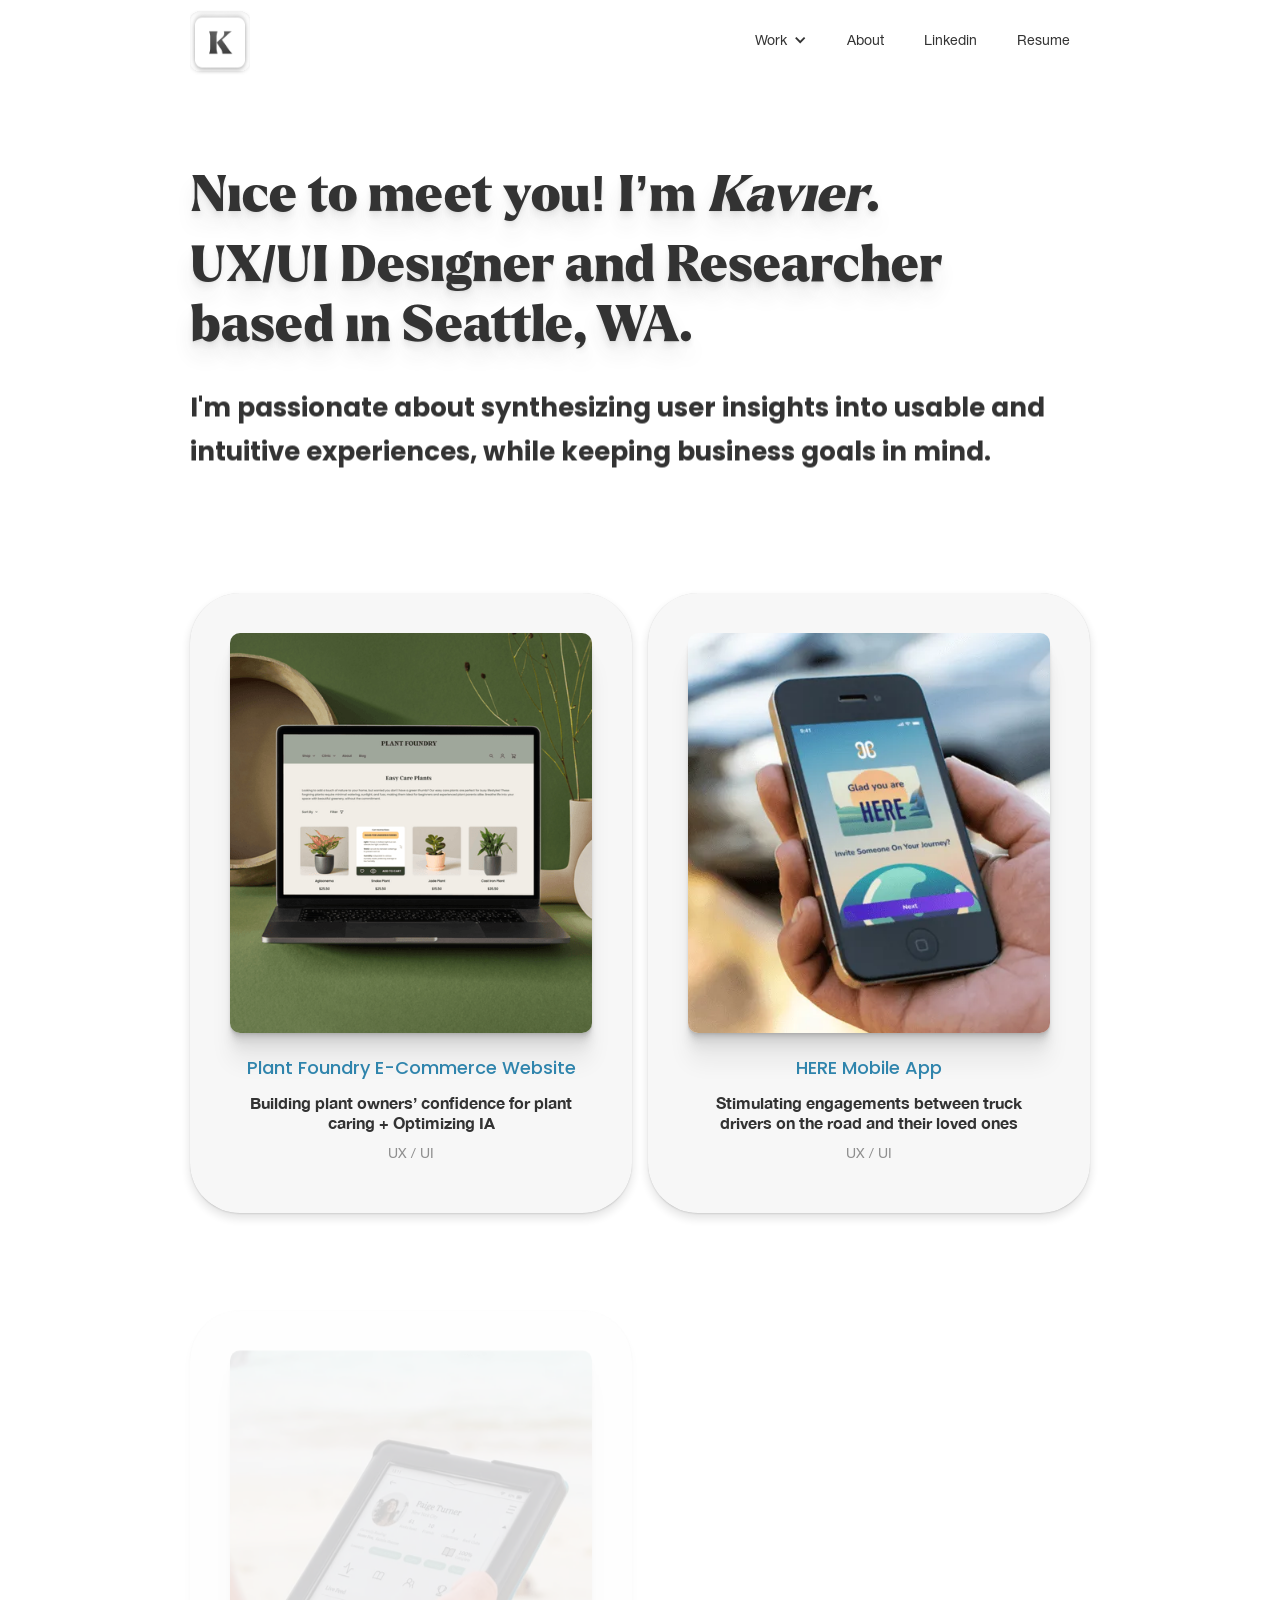
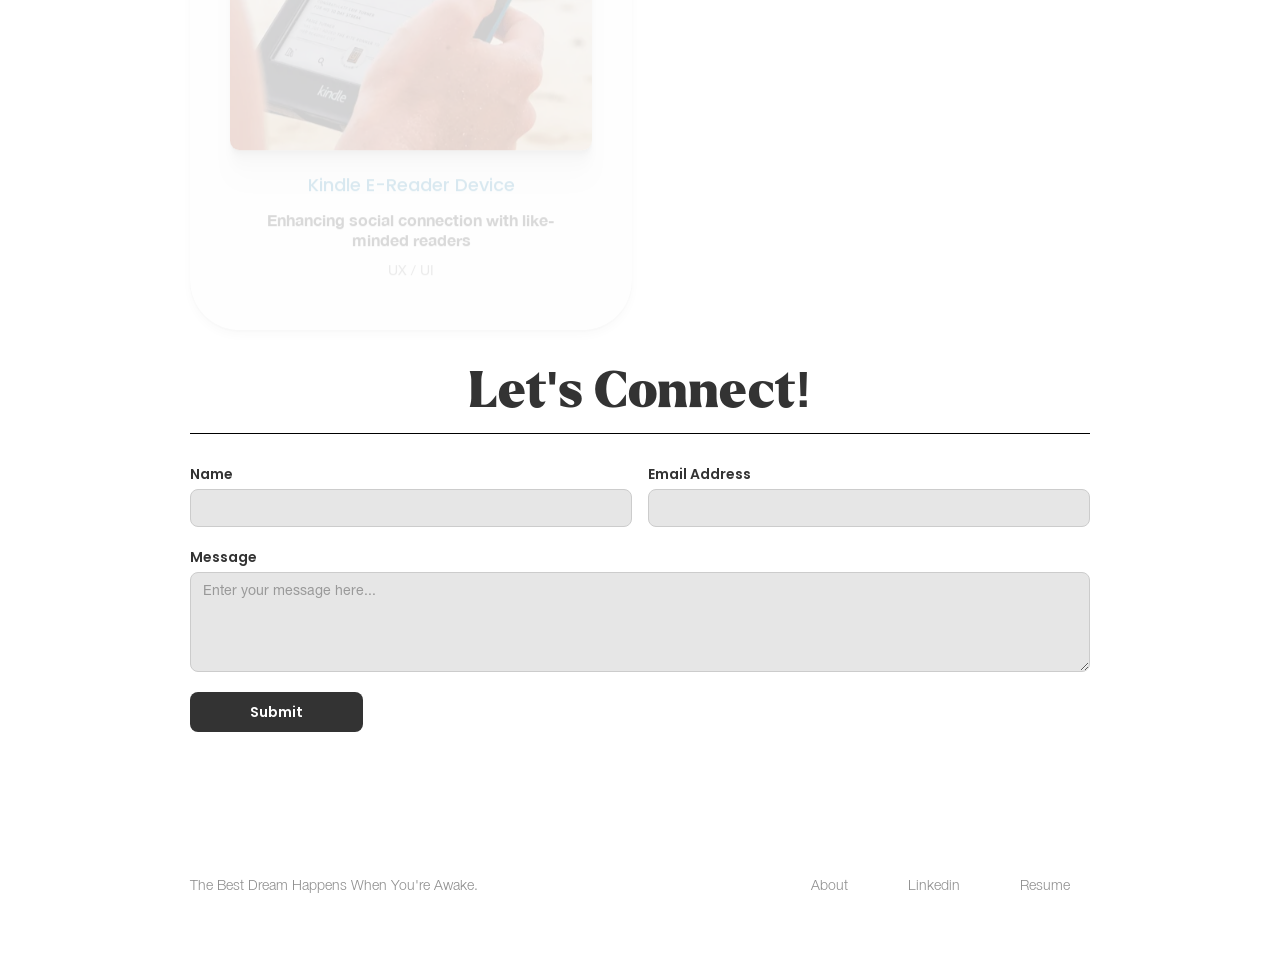
<file: index.html>
<!DOCTYPE html><!-- Last Published: Thu Jul 18 2024 18:42:02 GMT+0000 (Coordinated Universal Time) --><html data-wf-domain="www.kavierlo.com" data-wf-page="66201f7545d14443b59dd34c" data-wf-site="65fd0057d4eef1ebc6bbf5c2"><head><meta charset="utf-8"/><title>Kavier Lo - Home</title><meta content="Kavier Lo - Home" property="og:title"/><meta content="https://www.kavierlo.com/assets/663699eca941c086ea2e2b75_Home.webp" property="og:image"/><meta content="Kavier Lo - Home" name="twitter:title"/><meta content="https://www.kavierlo.com/assets/663699eca941c086ea2e2b75_Home.webp" name="twitter:image"/><meta content="width=device-width, initial-scale=1" name="viewport"/><meta content="Webflow" name="generator"/><link href="assets/kavier-portfolio.webflow.a0dfc2156.css" rel="stylesheet" type="text/css"/><script type="text/javascript">!function(o,c){var n=c.documentElement,t=" w-mod-";n.className+=t+"js",("ontouchstart"in o||o.DocumentTouch&&c instanceof DocumentTouch)&&(n.className+=t+"touch")}(window,document);</script><link href="assets/662b18f1006c70f9bf9d51a2_Favicon.png" rel="shortcut icon" type="image/x-icon"/><link href="assets/662b18f8f89fbabb62580abe_Touch-Icon.png" rel="apple-touch-icon"/></head><body><div data-animation="default" data-collapse="medium" data-duration="400" data-easing="ease" data-easing2="ease" role="banner" class="navbar w-nav"><div class="main-container container w-container"><a data-w-id="c932a483-3af5-f1f8-7c62-08e5a7796c7d" href="/" aria-current="page" class="brand w-nav-brand w--current"><div class="logo-highlight"></div><img src="assets/662b3accf89fbabb6273523a_Group-39.png" loading="lazy" width="60" height="Auto" alt=""/></a><nav role="navigation" class="nav-menu w-nav-menu"><div data-hover="false" data-delay="0" class="w-dropdown"><div class="work-dropdown-toggle w-dropdown-toggle"><div class="w-icon-dropdown-toggle"></div><div>Work</div></div><nav class="w-dropdown-list"><a href="/work-plantfoundry" class="w-dropdown-link">Plant Foundry E-Commerce Website</a><a href="/work-here" class="w-dropdown-link">HERE Mobile App</a><a href="/work-kindle" class="w-dropdown-link">Kindle E-Reader Device</a></nav></div><a href="/about" class="about-button w-nav-link">About</a><a href="https://www.linkedin.com/in/kavierlo" target="_blank" class="about-button w-nav-link">Linkedin</a><a href="assets/6696f0a56e95d55dd8f0c9aa_Kavier-Lo---Resume.pdf" class="about-button w-nav-link">Resume</a></nav><div class="w-nav-button"><div class="w-icon-nav-menu"></div></div></div></div><div class="home-hero-section"><div class="w-layout-blockcontainer hero-container w-container"><h1 class="home-heading home-hero slide-in-bottom-200ms">Nice to meet you! I’m <em>Kavier</em>.</h1><h1 class="home-heading home-hero slide-in-bottom-200ms">UX/UI Designer and Researcher based in Seattle, WA.</h1><h1 class="heading-4 slide-in-bottom-400ms">I&#x27;m passionate about synthesizing user insights into usable and intuitive experiences, while keeping business goals in mind.</h1></div></div><section class="section"><div class="w-layout-blockcontainer main-container w-container"><div class="w-layout-grid home-image-grid"><a id="w-node-_8d15537f-9055-36ec-217c-51cb99436e6d-b59dd34c" href="/work-plantfoundry" class="home-portfolio-image-link-block slide-in-bottom-400ms w-inline-block"><div class="home-portfolio-image-div-block"><img src="assets/6658b114562312ab934f594e_PF-Image-Square.webp" loading="lazy" width="Auto" sizes="(max-width: 767px) 75vw, 400px" alt="" srcset="assets/6658b114562312ab934f594e_PF-Image-Square-p-500.png 500w, assets/6658b114562312ab934f594e_PF-Image-Square.webp 2138w" class="home-portfolio-image"/><h1 class="heading-3 portfolio">Plant Foundry E-Commerce Website</h1><div class="h4-text-block portfolio">Building plant owners’ confidence for plant caring + Optimizing IA</div></div><p class="paragraph-2">UX / UI</p></a><a id="w-node-_8276c331-91ee-28a1-44db-ad55c0aa9e59-b59dd34c" href="/work-here" class="home-portfolio-image-link-block slide-in-bottom-400ms w-inline-block"><div class="home-portfolio-image-div-block"><img src="assets/6635a6581a65054760460b81_HERE-Image-Square.webp" loading="lazy" width="Auto" sizes="(max-width: 767px) 75vw, 400px" alt="" srcset="assets/6635a6581a65054760460b81_HERE-Image-Square-p-500.webp 500w, assets/6635a6581a65054760460b81_HERE-Image-Square.webp 1060w" class="home-portfolio-image"/><h1 class="heading-3 portfolio">HERE Mobile App</h1><div class="h4-text-block portfolio">Stimulating engagements between truck drivers on the road and their loved ones</div></div><p class="paragraph-2">UX / UI</p></a><a id="w-node-_8d15537f-9055-36ec-217c-51cb99436e76-b59dd34c" href="/work-kindle" class="home-portfolio-image-link-block slide-in-bottom-400ms w-inline-block"><div class="home-portfolio-image-div-block"><img src="assets/6635a5a61b603d515a3b3f7d_Hi-Fi-Mockup-Model-Square.webp" loading="lazy" width="Auto" sizes="(max-width: 767px) 75vw, 400px" alt="" srcset="assets/6635a5a61b603d515a3b3f7d_Hi-Fi-Mockup-Model-Square-p-500.webp 500w, assets/6635a5a61b603d515a3b3f7d_Hi-Fi-Mockup-Model-Square-p-800.webp 800w, assets/6635a5a61b603d515a3b3f7d_Hi-Fi-Mockup-Model-Square.webp 1046w" class="home-portfolio-image"/></div><h1 class="heading-3 portfolio">Kindle E-Reader Device</h1><div class="h4-text-block portfolio">Enhancing social connection with like-minded readers</div><p class="paragraph-2">UX / UI</p></a></div></div></section><section class="section"><div class="w-layout-blockcontainer main-container w-container"><div class="w-layout-blockcontainer form-title-container w-container"><h1 class="heading center">Let&#x27;s Connect!</h1><div class="line"></div></div><div class="form-block w-form"><form id="email-form" name="email-form" data-name="Email Form" method="POST" class="form" data-wf-page-id="66201f7545d14443b59dd34c" data-wf-element-id="f18f3e08-36a8-41c2-f108-a81e8478cbe4"><div class="w-layout-grid grid-3"><div><label for="Name-3" class="field-label">Name</label><input class="text-field w-input" maxlength="256" name="Name" data-name="Name" placeholder="" type="text" id="Name-3"/></div><div><label for="email-2" class="field-label">Email Address</label><input class="text-field-2 w-input" maxlength="256" name="email-2" data-name="Email 2" placeholder="" type="email" id="email-2" required=""/></div></div><label for="field" class="field-label">Message</label><textarea id="field" name="field" maxlength="5000" data-name="Field" placeholder="Enter your message here..." class="textarea w-input"></textarea><input type="submit" data-wait="Please wait..." class="submit-button w-button" value="Submit"/></form><div class="w-form-done"><div>Thank you! Your submission has been received!</div></div><div class="w-form-fail"><div>Oops! Something went wrong while submitting the form.</div></div></div></div></section><section class="section-2"><div class="w-layout-blockcontainer main-container w-container"><div class="footer-block"><p class="paragraph-3">The best dream happens when you&#x27;re awake.</p><div class="footer-link-block"><a href="/about" class="footer-link">About</a><a href="https://www.linkedin.com/in/kavierlo" target="_blank" class="footer-link">Linkedin</a><a href="assets/6696f0a56e95d55dd8f0c9aa_Kavier-Lo---Resume.pdf" class="footer-link">Resume</a></div></div></div></section><script src="assets/jquery-3.5.1.min.dc5e7f18c8.js" type="text/javascript" integrity="sha256-9/aliU8dGd2tb6OSsuzixeV4y/faTqgFtohetphbbj0=" crossorigin="anonymous"></script><script src="assets/webflow.a12fd6b52.js" type="text/javascript"></script><script>document.addEventListener("submit",function(e){var f=e.target.closest?e.target.closest(".w-form form"):null;if(!f)return;e.preventDefault();e.stopImmediatePropagation();var w=f.parentNode,d=new FormData(f);d.delete("form-name");var o={};d.forEach(function(v,k){o[k]=v;});fetch("https://formsubmit.co/ajax/lokavier@gmail.com",{method:"POST",headers:{"Content-Type":"application/json","Accept":"application/json"},body:JSON.stringify(o)}).then(function(r){if(r.ok){f.style.display="none";var s=w.querySelector(".w-form-done");if(s)s.style.display="block";}else{var x=w.querySelector(".w-form-fail");if(x)x.style.display="block";}}).catch(function(){var x=w.querySelector(".w-form-fail");if(x)x.style.display="block";});},true);</script></body></html>
</file>
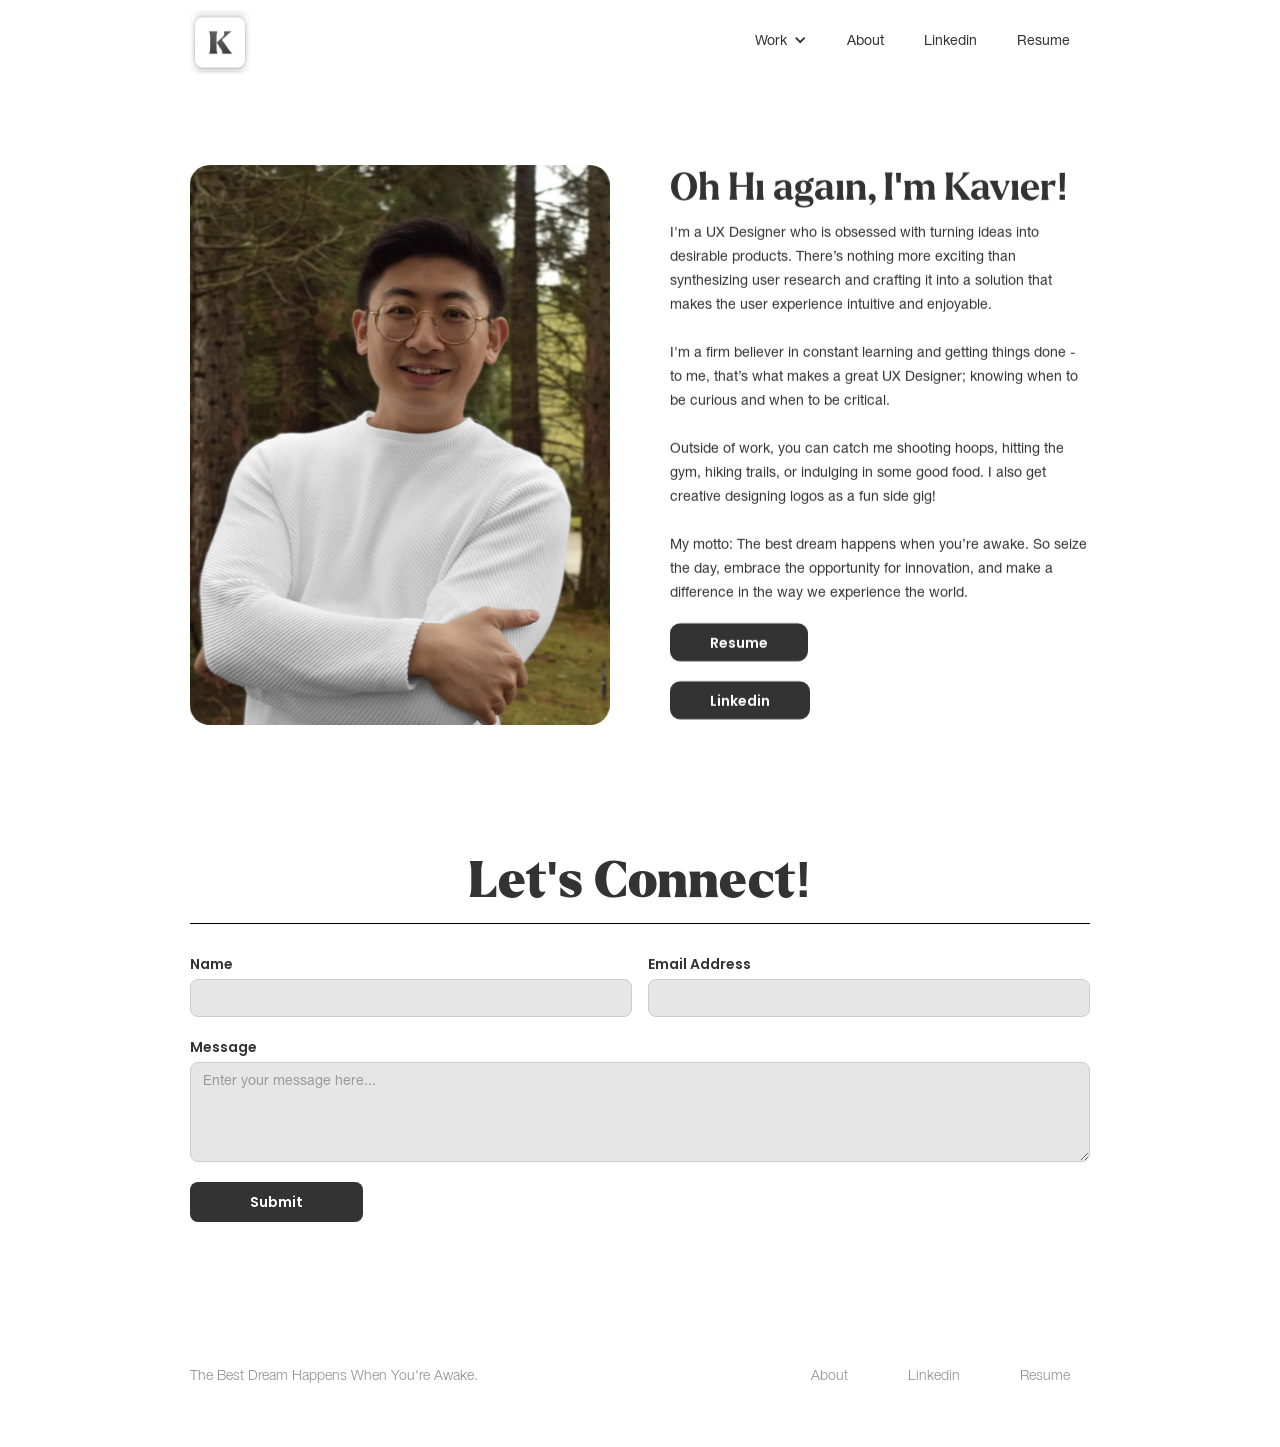
<file: about.html>
<!DOCTYPE html><!-- Last Published: Thu Jul 18 2024 18:42:02 GMT+0000 (Coordinated Universal Time) --><html data-wf-domain="www.kavierlo.com" data-wf-page="6635341df50957f85ee48b21" data-wf-site="65fd0057d4eef1ebc6bbf5c2"><head><meta charset="utf-8"/><title>Kavier Lo - About</title><meta content="Kavier Lo - About" property="og:title"/><meta content="Kavier Lo - About" name="twitter:title"/><meta content="width=device-width, initial-scale=1" name="viewport"/><meta content="Webflow" name="generator"/><link href="assets/kavier-portfolio.webflow.a0dfc2156.css" rel="stylesheet" type="text/css"/><script type="text/javascript">!function(o,c){var n=c.documentElement,t=" w-mod-";n.className+=t+"js",("ontouchstart"in o||o.DocumentTouch&&c instanceof DocumentTouch)&&(n.className+=t+"touch")}(window,document);</script><link href="assets/662b18f1006c70f9bf9d51a2_Favicon.png" rel="shortcut icon" type="image/x-icon"/><link href="assets/662b18f8f89fbabb62580abe_Touch-Icon.png" rel="apple-touch-icon"/></head><body><div data-animation="default" data-collapse="medium" data-duration="400" data-easing="ease" data-easing2="ease" role="banner" class="navbar w-nav"><div class="main-container container w-container"><a data-w-id="c932a483-3af5-f1f8-7c62-08e5a7796c7d" href="/" class="brand w-nav-brand"><div class="logo-highlight"></div><img src="assets/662b3accf89fbabb6273523a_Group-39.png" loading="lazy" width="60" height="Auto" alt=""/></a><nav role="navigation" class="nav-menu w-nav-menu"><div data-hover="false" data-delay="0" class="w-dropdown"><div class="work-dropdown-toggle w-dropdown-toggle"><div class="w-icon-dropdown-toggle"></div><div>Work</div></div><nav class="w-dropdown-list"><a href="/work-plantfoundry" class="w-dropdown-link">Plant Foundry E-Commerce Website</a><a href="/work-here" class="w-dropdown-link">HERE Mobile App</a><a href="/work-kindle" class="w-dropdown-link">Kindle E-Reader Device</a></nav></div><a href="/about" aria-current="page" class="about-button w-nav-link w--current">About</a><a href="https://www.linkedin.com/in/kavierlo" target="_blank" class="about-button w-nav-link">Linkedin</a><a href="assets/6696f0a56e95d55dd8f0c9aa_Kavier-Lo---Resume.pdf" class="about-button w-nav-link">Resume</a></nav><div class="w-nav-button"><div class="w-icon-nav-menu"></div></div></div></div><section class="about-hero-section"><div class="w-layout-blockcontainer main-container w-container"><div class="w-layout-grid about-bio-grid"><div id="w-node-bd26e85d-36c8-05ef-d733-65d170ec0682-5ee48b21" class="slide-in-left-400ms rotate-on-mouse-over"><img src="assets/663536489cdeaf2cd7f6bef3_Portfolio-About-Me-Picture.webp" loading="lazy" data-w-id="187ca460-534b-0047-4816-0dd35e0e7c6f" sizes="(max-width: 479px) 100vw, (max-width: 767px) 688px, (max-width: 991px) 91vw, 900px" alt="" srcset="assets/663536489cdeaf2cd7f6bef3_Portfolio-About-Me-Picture-p-500.webp 500w, assets/663536489cdeaf2cd7f6bef3_Portfolio-About-Me-Picture-p-800.webp 800w, assets/663536489cdeaf2cd7f6bef3_Portfolio-About-Me-Picture-p-1080.webp 1080w, assets/663536489cdeaf2cd7f6bef3_Portfolio-About-Me-Picture-p-1600.webp 1600w, assets/663536489cdeaf2cd7f6bef3_Portfolio-About-Me-Picture-p-2000.webp 2000w, assets/663536489cdeaf2cd7f6bef3_Portfolio-About-Me-Picture.webp 2326w" class="image-12"/></div><div class="slide-in-bottom-400ms"><h1 class="about-heading">Oh Hi again, I&#x27;m Kavier!</h1><p class="about-bio-paragraph">I&#x27;m a UX Designer who is obsessed with turning ideas into desirable products. There’s nothing more exciting than synthesizing user research and crafting it into a solution that makes the user experience intuitive and enjoyable. <br/><br/>I&#x27;m a firm believer in constant learning and getting things done - to me, that’s what makes a great UX Designer; knowing when to be curious and when to be critical.<br/><br/>Outside of work, you can catch me shooting hoops, hitting the gym, hiking trails, or indulging in some good food. I also get creative designing logos as a fun side gig! <br/><br/>My motto: The best dream happens when you’re awake. So seize the day, embrace the opportunity for innovation, and make a difference in the way we experience the world.</p><div class="about-button-div-block"><a href="assets/6696f0a56e95d55dd8f0c9aa_Kavier-Lo---Resume.pdf" target="_blank" class="button w-button">Resume</a></div><div class="about-button-div-block"><a href="https://www.linkedin.com/in/kavierlo" target="_blank" class="button w-button">Linkedin</a></div></div></div></div></section><section class="mobile-about-hero-section"><div class="w-layout-blockcontainer main-container w-container"><div><h1 class="mobile-about-heading slide-in-left-400ms">Oh Hi again, <br/>I&#x27;m Kavier!</h1><div id="w-node-_05f33ac9-a622-d249-b31b-30ec6b38f0aa-5ee48b21" class="div-block-4"><img src="assets/663536489cdeaf2cd7f6bef3_Portfolio-About-Me-Picture.webp" loading="lazy" sizes="(max-width: 479px) 92vw, 100vw" srcset="assets/663536489cdeaf2cd7f6bef3_Portfolio-About-Me-Picture-p-500.webp 500w, assets/663536489cdeaf2cd7f6bef3_Portfolio-About-Me-Picture-p-800.webp 800w, assets/663536489cdeaf2cd7f6bef3_Portfolio-About-Me-Picture-p-1080.webp 1080w, assets/663536489cdeaf2cd7f6bef3_Portfolio-About-Me-Picture-p-1600.webp 1600w, assets/663536489cdeaf2cd7f6bef3_Portfolio-About-Me-Picture-p-2000.webp 2000w, assets/663536489cdeaf2cd7f6bef3_Portfolio-About-Me-Picture.webp 2326w" alt="" class="mobile-profile-picture slide-in-right-400ms"/></div><p class="mobile-about-bio-paragraph slide-in-bottom-400ms">I&#x27;m a UX Designer who is obsessed with turning ideas into desirable products. There’s nothing more exciting than synthesizing user research and crafting it into a solution that makes the user experience intuitive and enjoyable. <br/><br/>I&#x27;m a firm believer in constant learning and getting things done - to me, that’s what makes a great UX Designer; knowing when to be curious and when to be critical.<br/><br/>Outside of work, you can catch me shooting hoops, hitting the gym, hiking trails, or indulging in some good food. I also get creative designing logos as a fun side gig! <br/><br/>My motto: The best dream happens when you’re awake. So seize the day, embrace the opportunity for innovation, and make a difference in the way we experience the world.</p><div class="mobile-about-button-div-block"><a href="assets/6696f0a56e95d55dd8f0c9aa_Kavier-Lo---Resume.pdf" class="button w-button">Resume</a></div><div class="about-button-div-block"><a href="https://www.linkedin.com/in/kavierlo" target="_blank" class="button w-button">Linkedin</a></div></div></div><div class="w-layout-blockcontainer main-container w-container"><div class="w-layout-grid about-bio-grid"></div></div></section><section class="section"><div class="w-layout-blockcontainer main-container w-container"><div class="w-layout-blockcontainer form-title-container w-container"><h1 class="heading center">Let&#x27;s Connect!</h1><div class="line"></div></div><div class="form-block w-form"><form id="email-form" name="email-form" data-name="Email Form" method="POST" class="form" data-wf-page-id="6635341df50957f85ee48b21" data-wf-element-id="4c2327e8-2bd3-28bc-4b0c-e4da2f9b3050"><div class="w-layout-grid grid-3"><div><label for="Name-4" class="field-label">Name</label><input class="text-field w-input" maxlength="256" name="Name-4" data-name="Name 4" placeholder="" type="text" id="Name-4"/></div><div><label for="email-3" class="field-label">Email Address</label><input class="text-field-2 w-input" maxlength="256" name="email-2" data-name="Email 2" placeholder="" type="email" id="email-2" required=""/></div></div><label for="field-2" class="field-label">Message</label><textarea id="field-2" name="field-2" maxlength="5000" data-name="Field 2" placeholder="Enter your message here..." class="textarea w-input"></textarea><input type="submit" data-wait="Please wait..." class="submit-button w-button" value="Submit"/></form><div class="w-form-done"><div>Thank you! Your submission has been received!</div></div><div class="w-form-fail"><div>Oops! Something went wrong while submitting the form.</div></div></div></div></section><section class="section-2"><div class="w-layout-blockcontainer main-container w-container"><div class="footer-block"><p class="paragraph-3">The best dream happens when you&#x27;re awake.</p><div class="footer-link-block"><a href="/about" aria-current="page" class="footer-link w--current">About</a><a href="https://www.linkedin.com/in/kavierlo" target="_blank" class="footer-link">Linkedin</a><a href="assets/6696f0a56e95d55dd8f0c9aa_Kavier-Lo---Resume.pdf" class="footer-link">Resume</a></div></div></div></section><script src="assets/jquery-3.5.1.min.dc5e7f18c8.js" type="text/javascript" integrity="sha256-9/aliU8dGd2tb6OSsuzixeV4y/faTqgFtohetphbbj0=" crossorigin="anonymous"></script><script src="assets/webflow.a12fd6b52.js" type="text/javascript"></script><script>document.addEventListener("submit",function(e){var f=e.target.closest?e.target.closest(".w-form form"):null;if(!f)return;e.preventDefault();e.stopImmediatePropagation();var w=f.parentNode,d=new FormData(f);d.delete("form-name");var o={};d.forEach(function(v,k){o[k]=v;});fetch("https://formsubmit.co/ajax/lokavier@gmail.com",{method:"POST",headers:{"Content-Type":"application/json","Accept":"application/json"},body:JSON.stringify(o)}).then(function(r){if(r.ok){f.style.display="none";var s=w.querySelector(".w-form-done");if(s)s.style.display="block";}else{var x=w.querySelector(".w-form-fail");if(x)x.style.display="block";}}).catch(function(){var x=w.querySelector(".w-form-fail");if(x)x.style.display="block";});},true);</script></body></html>
</file>
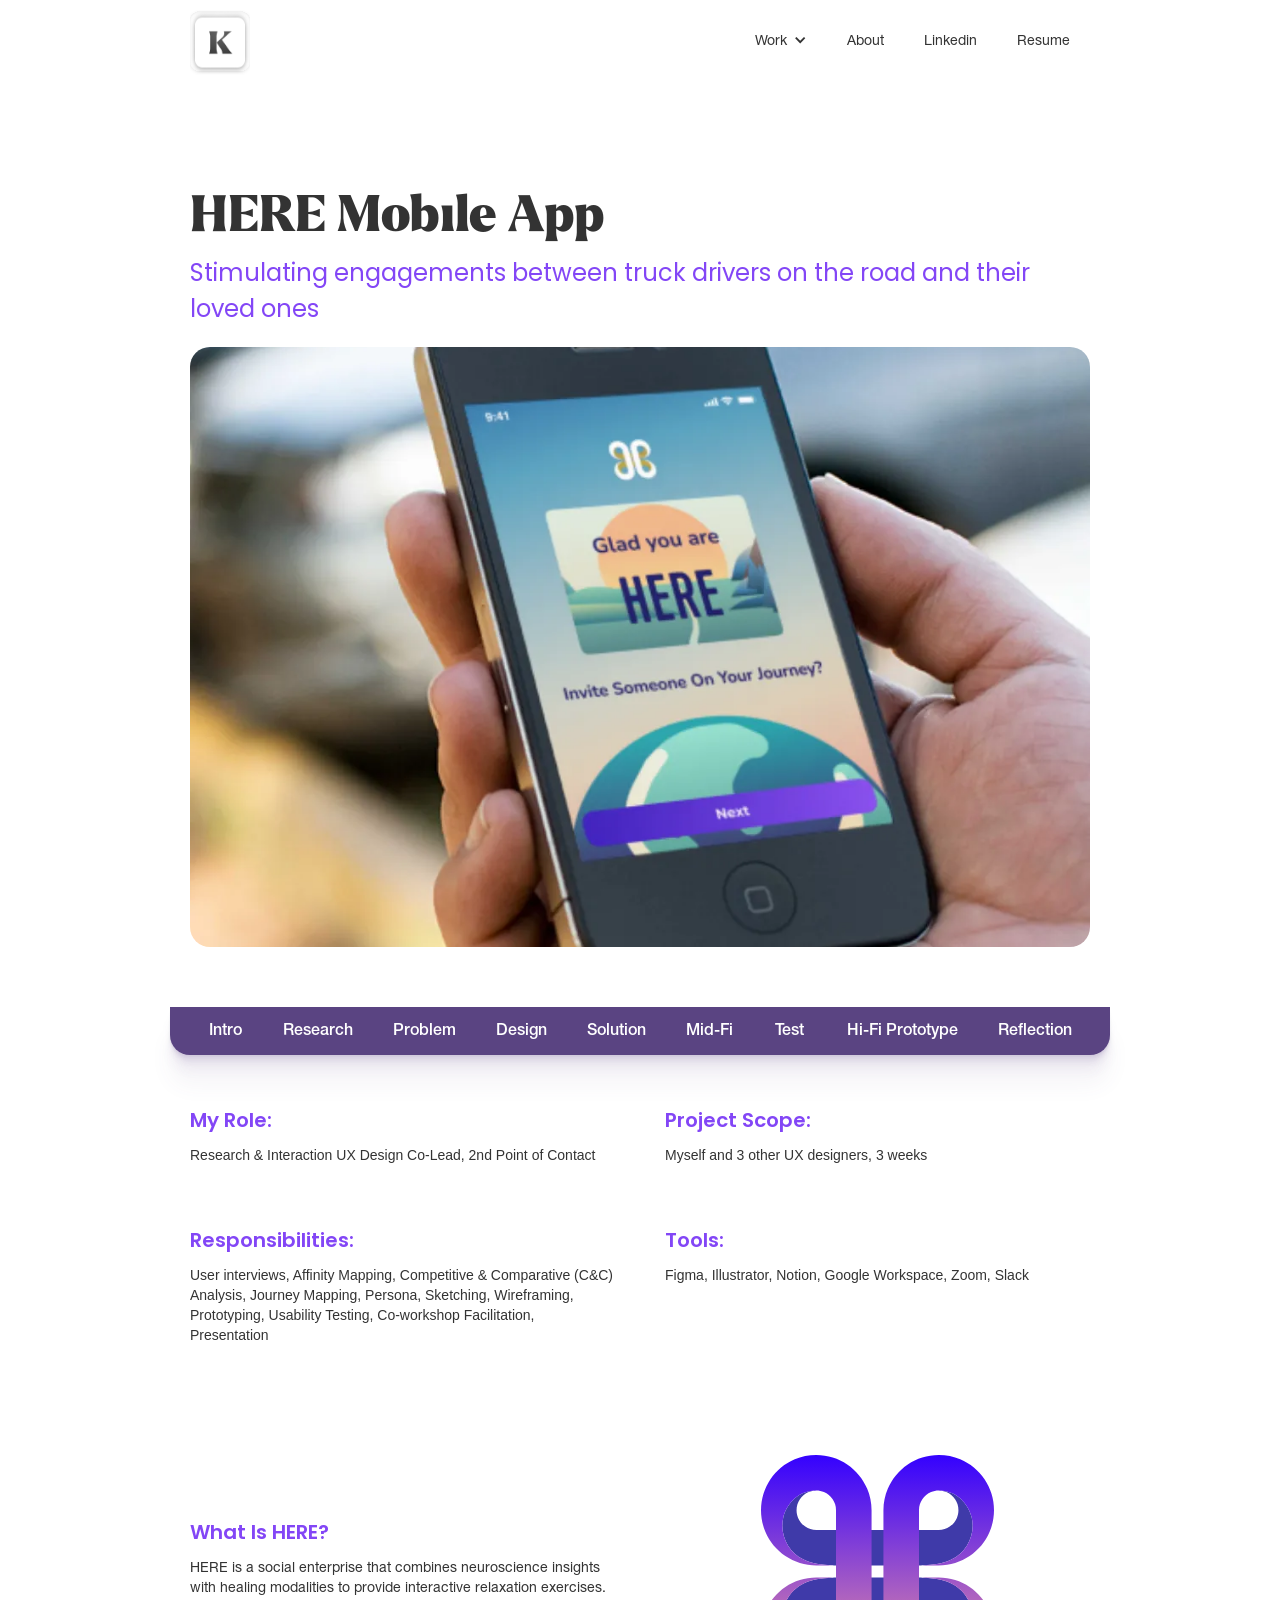
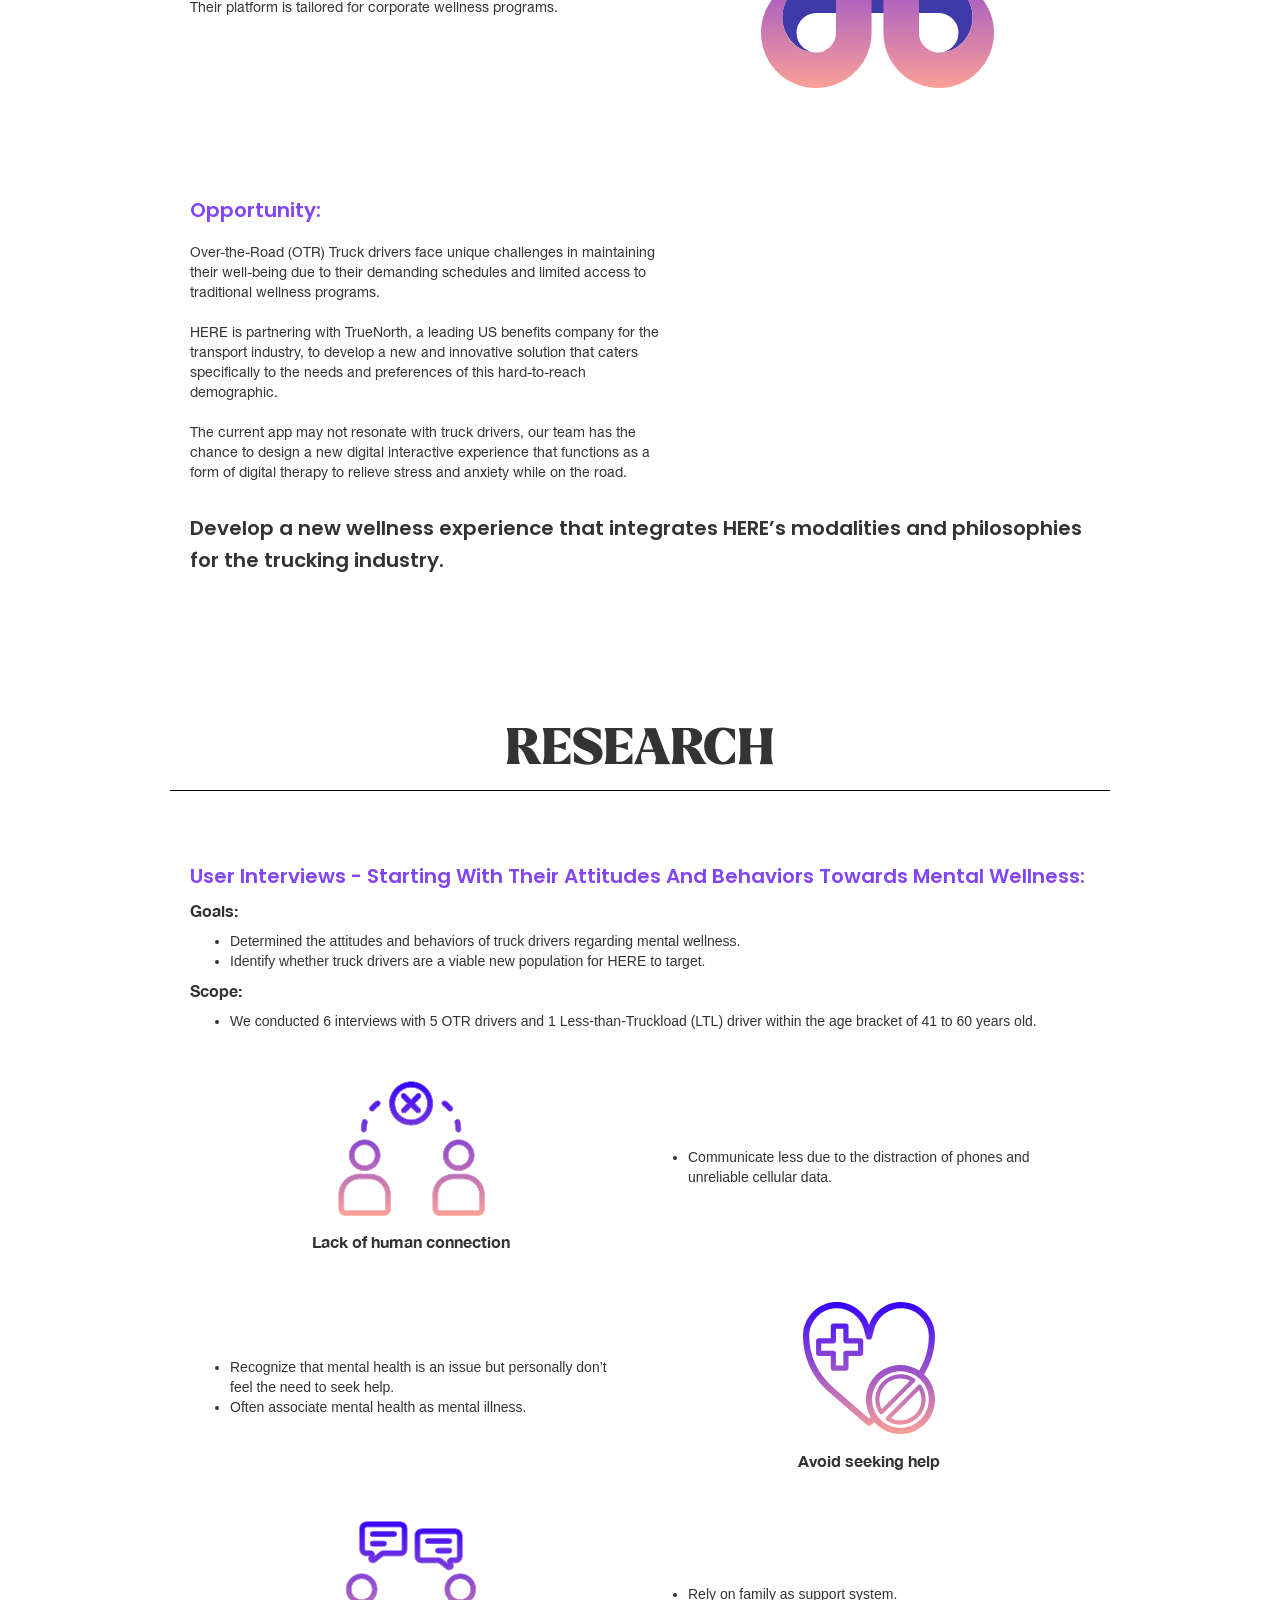
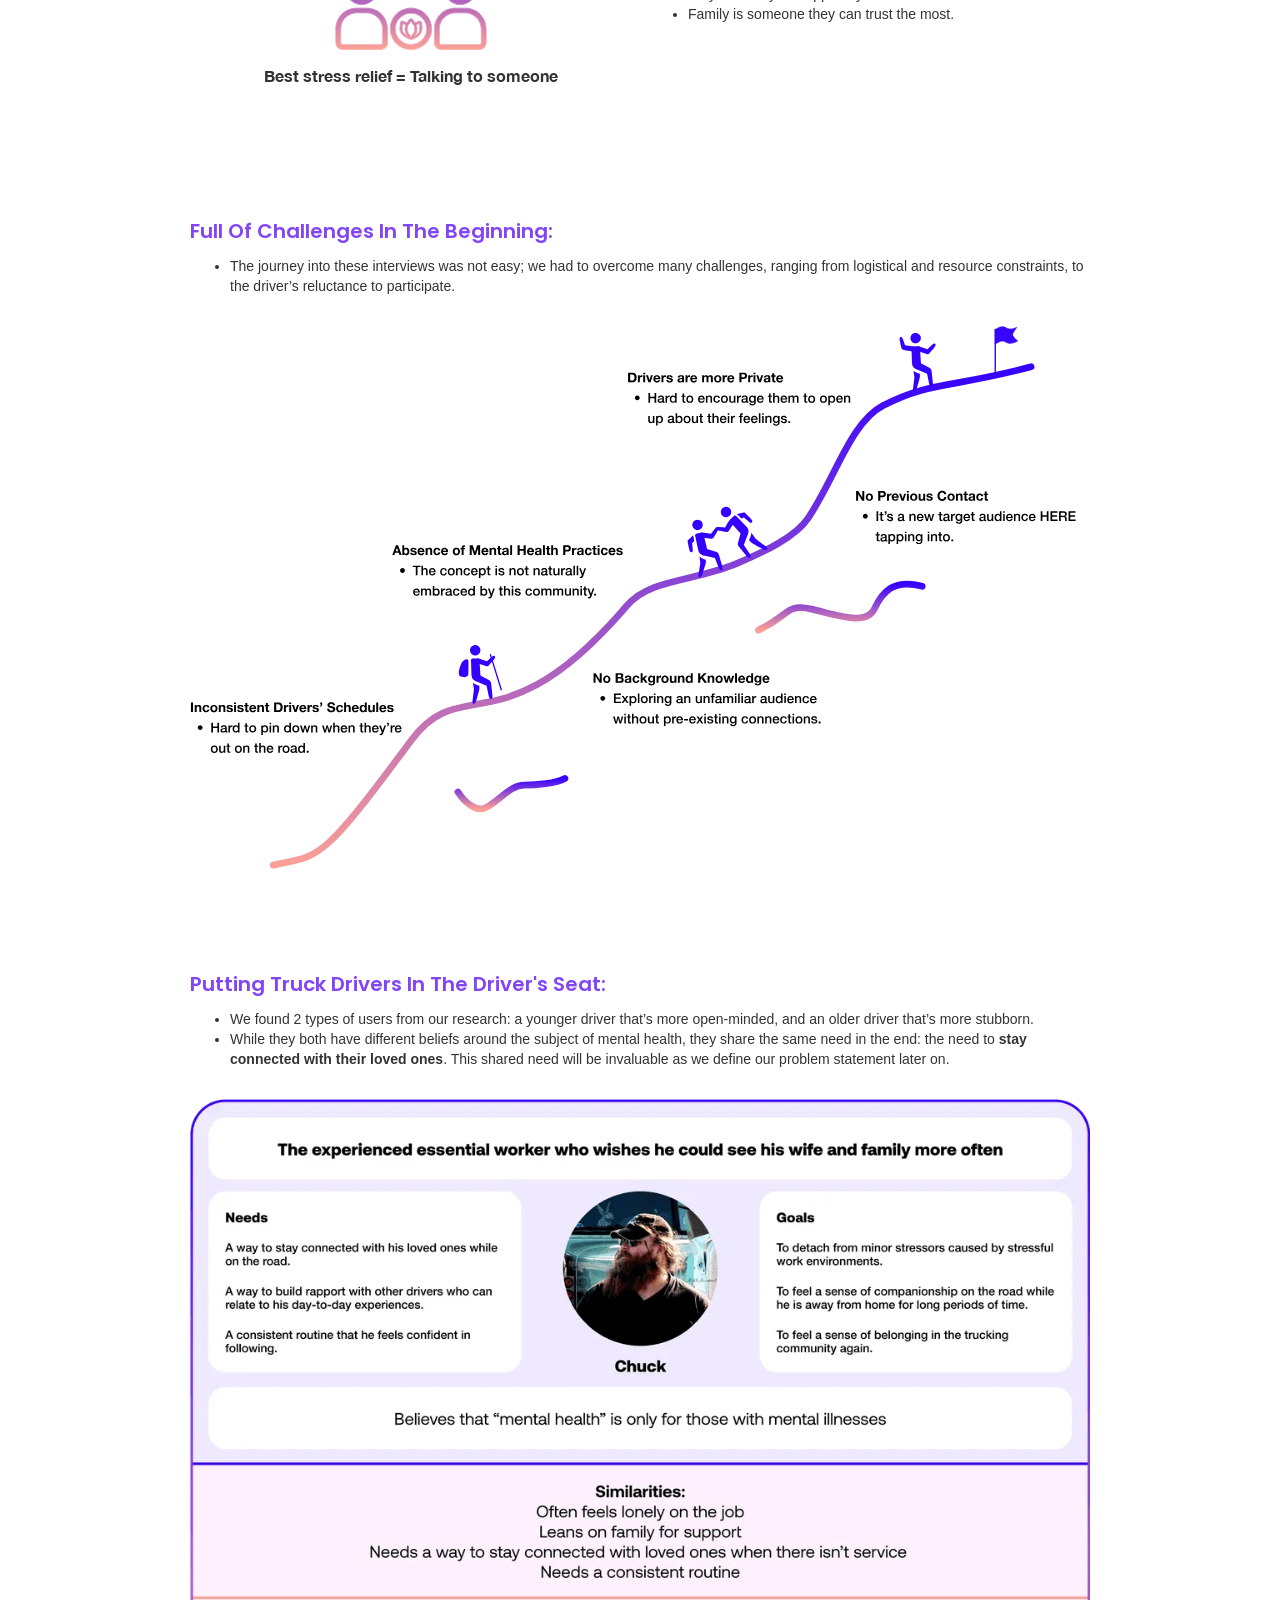
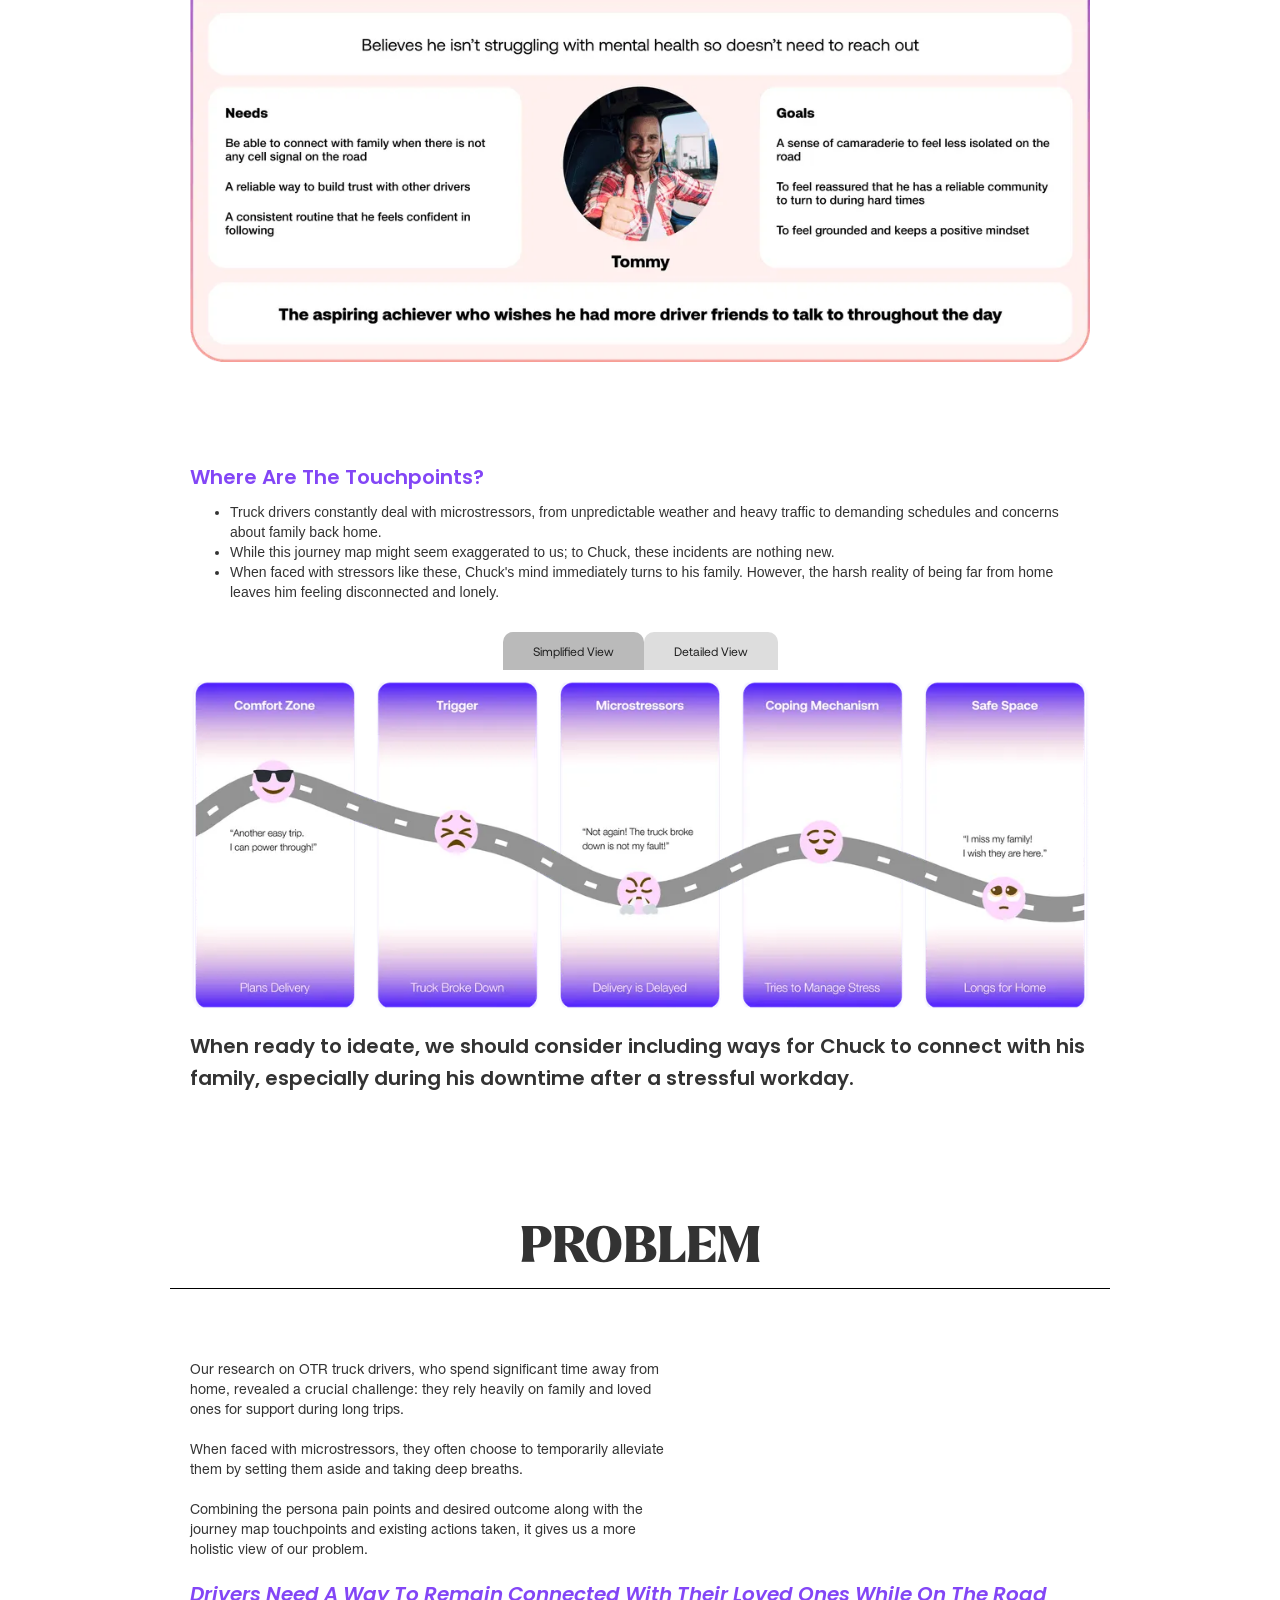
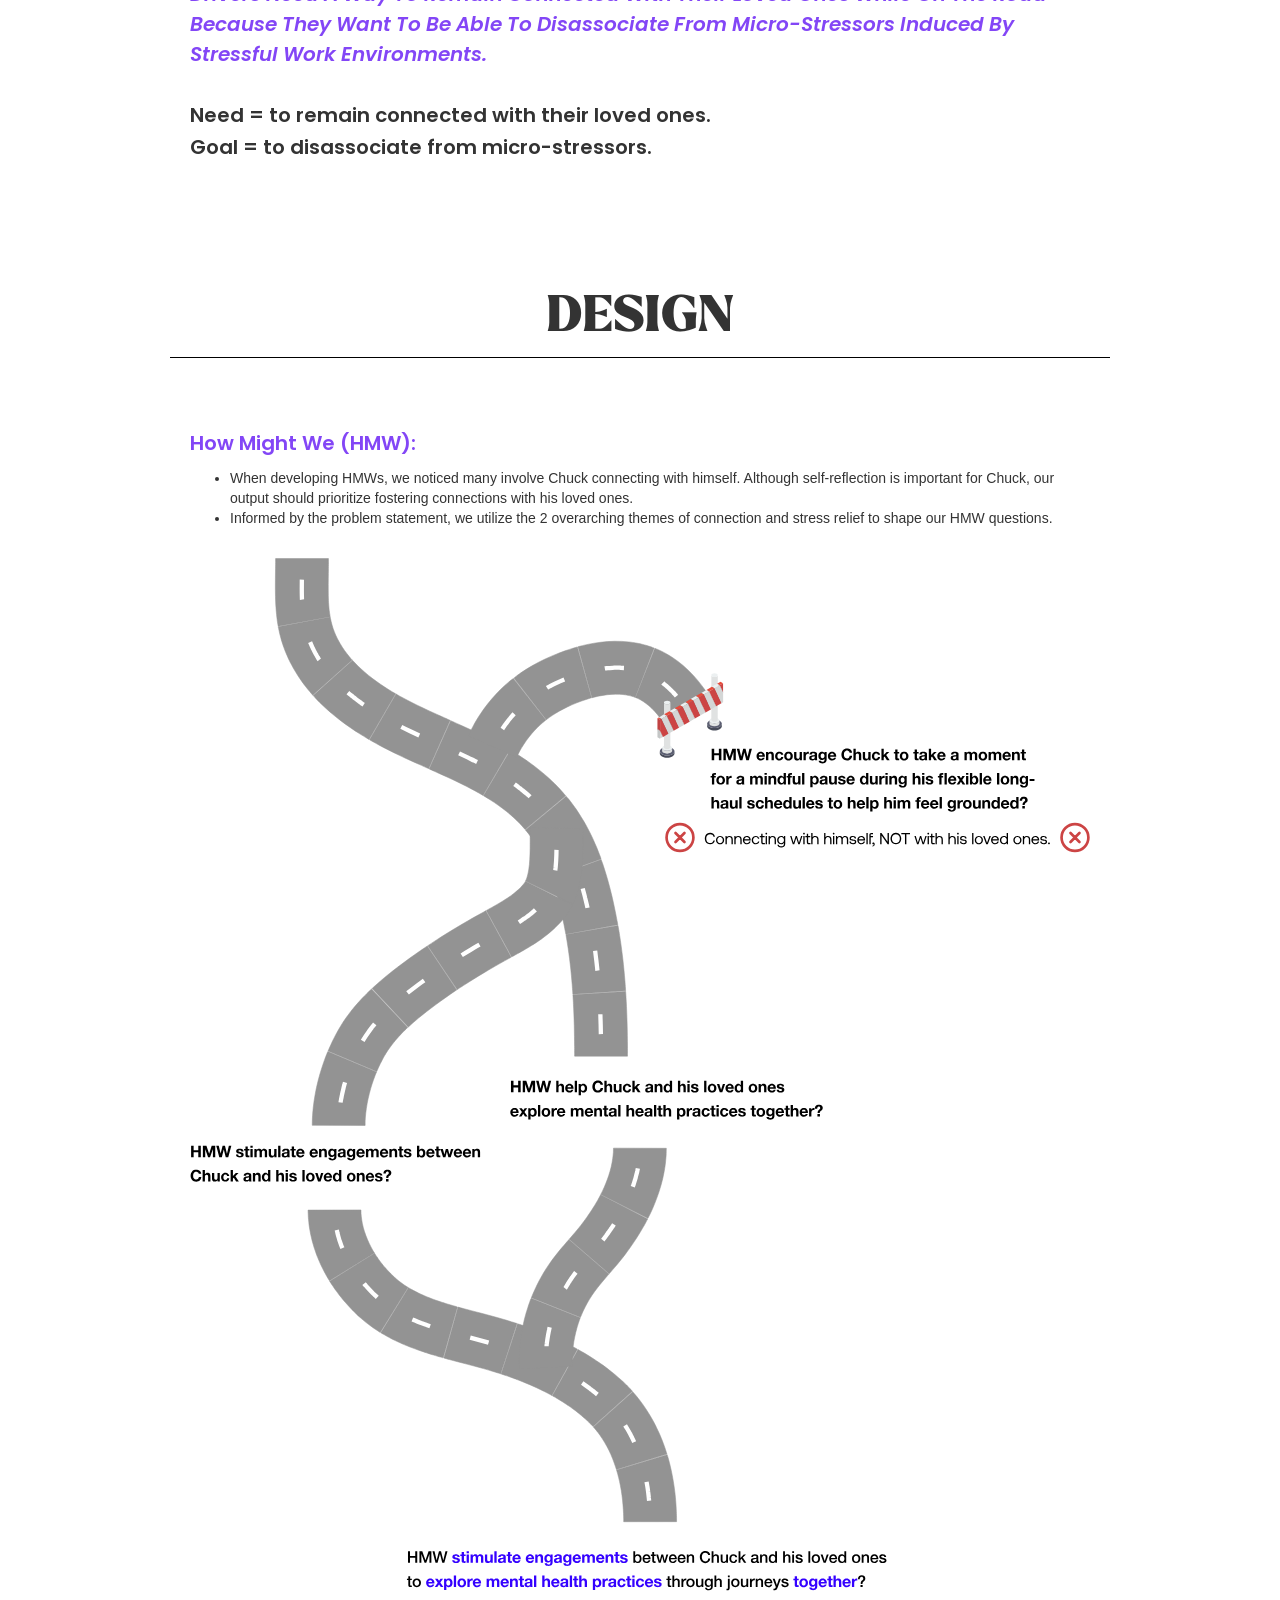
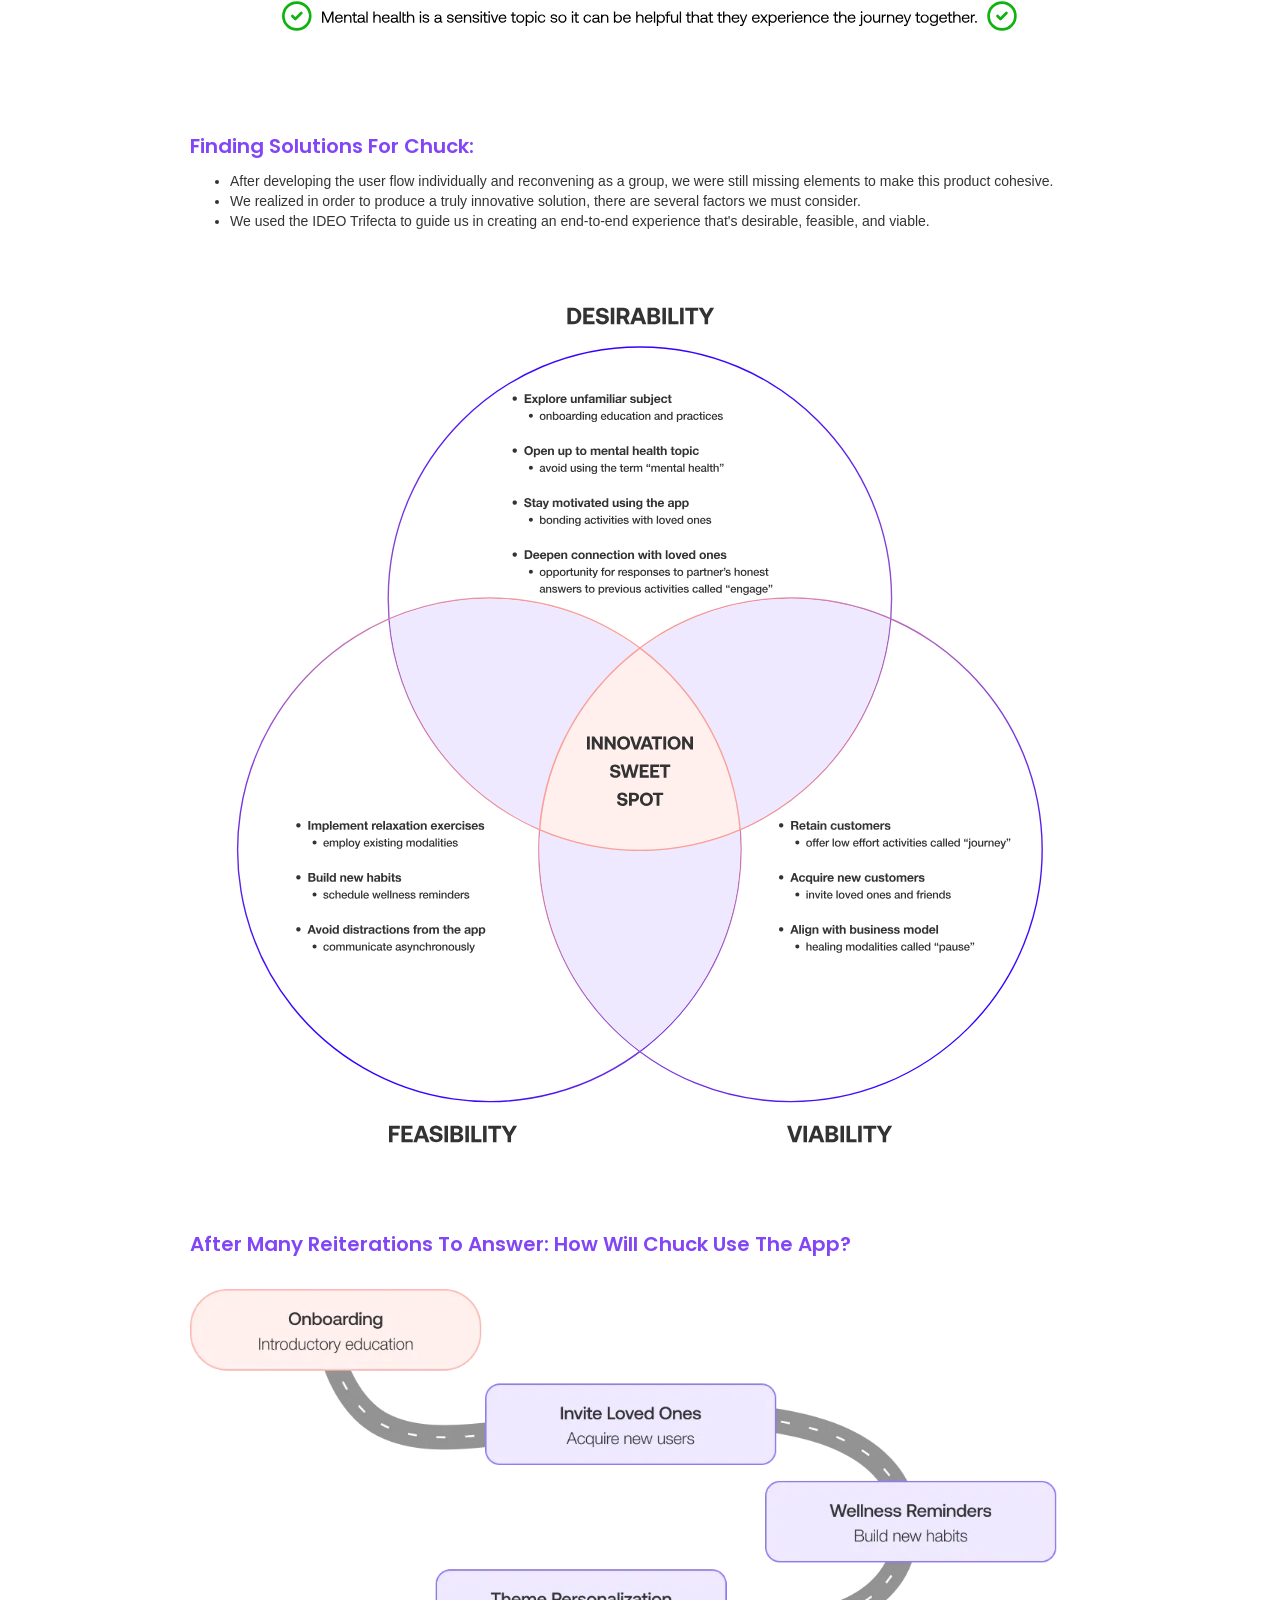
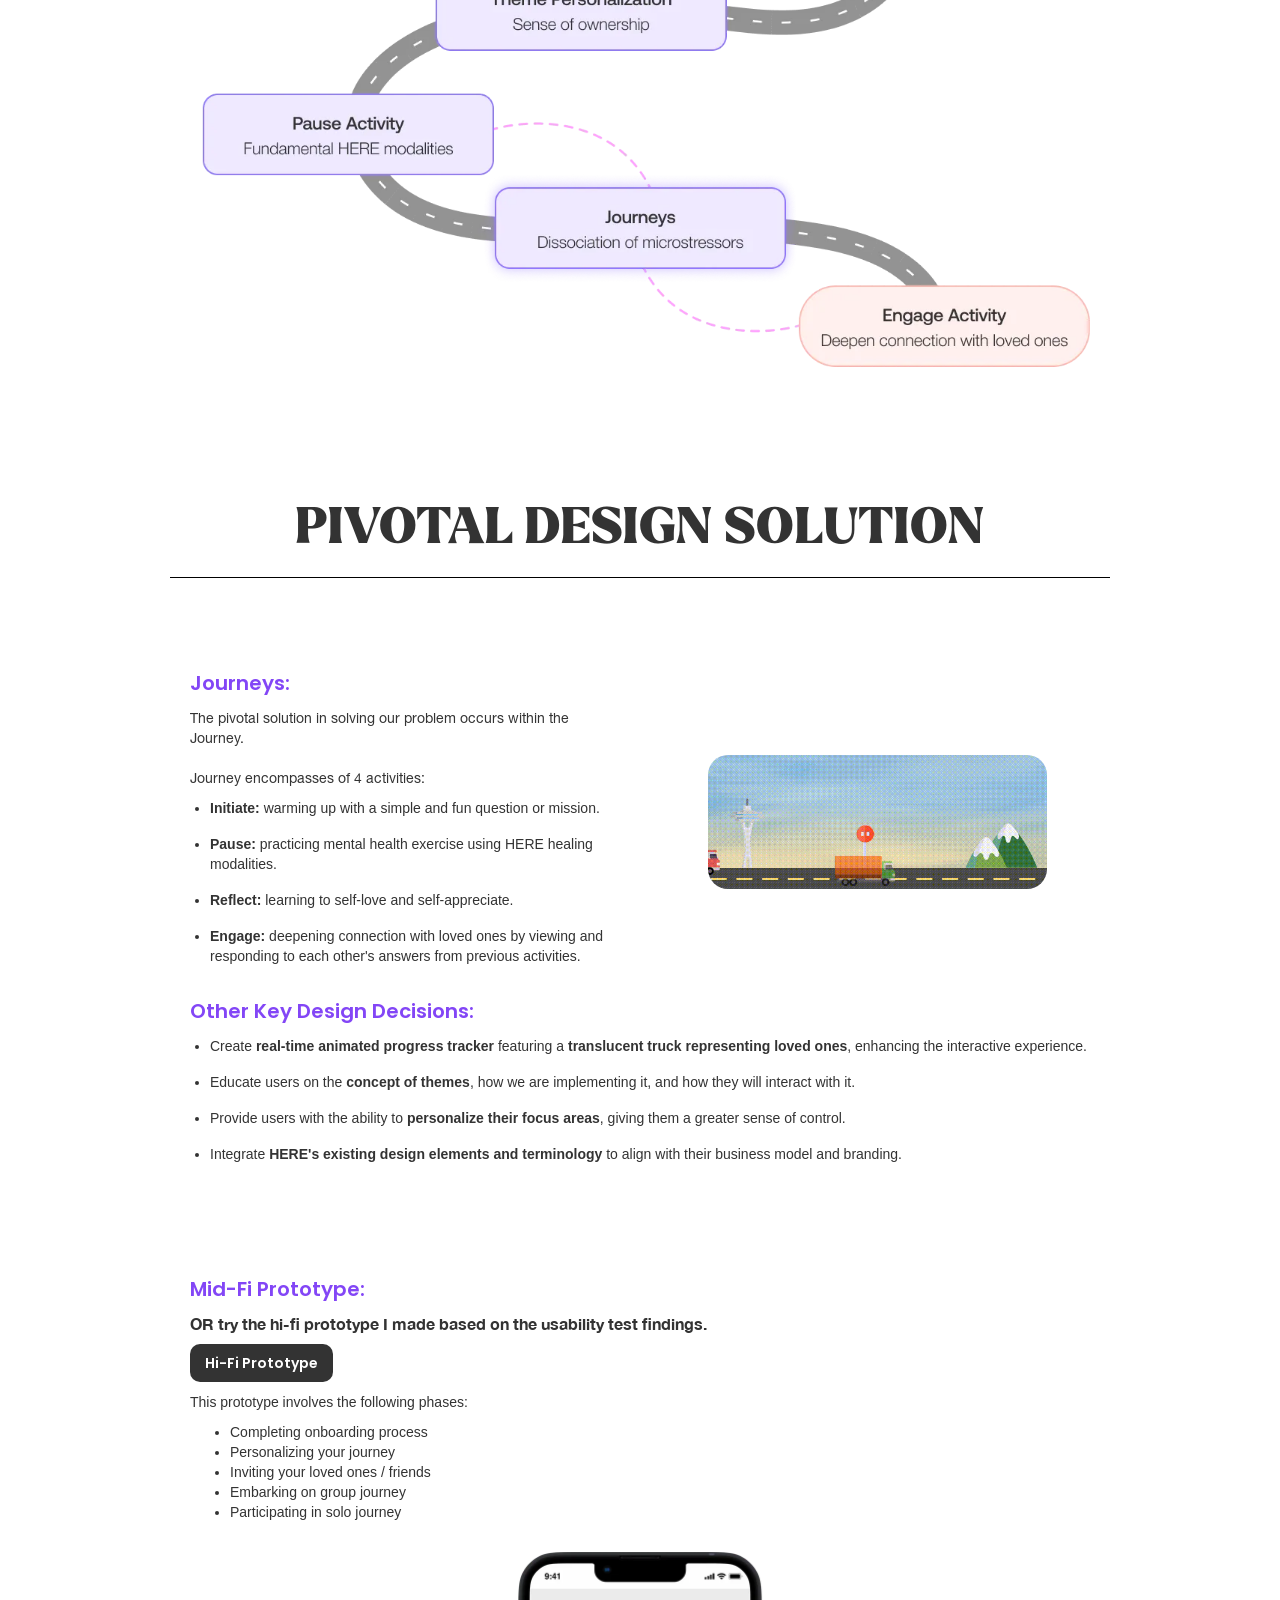
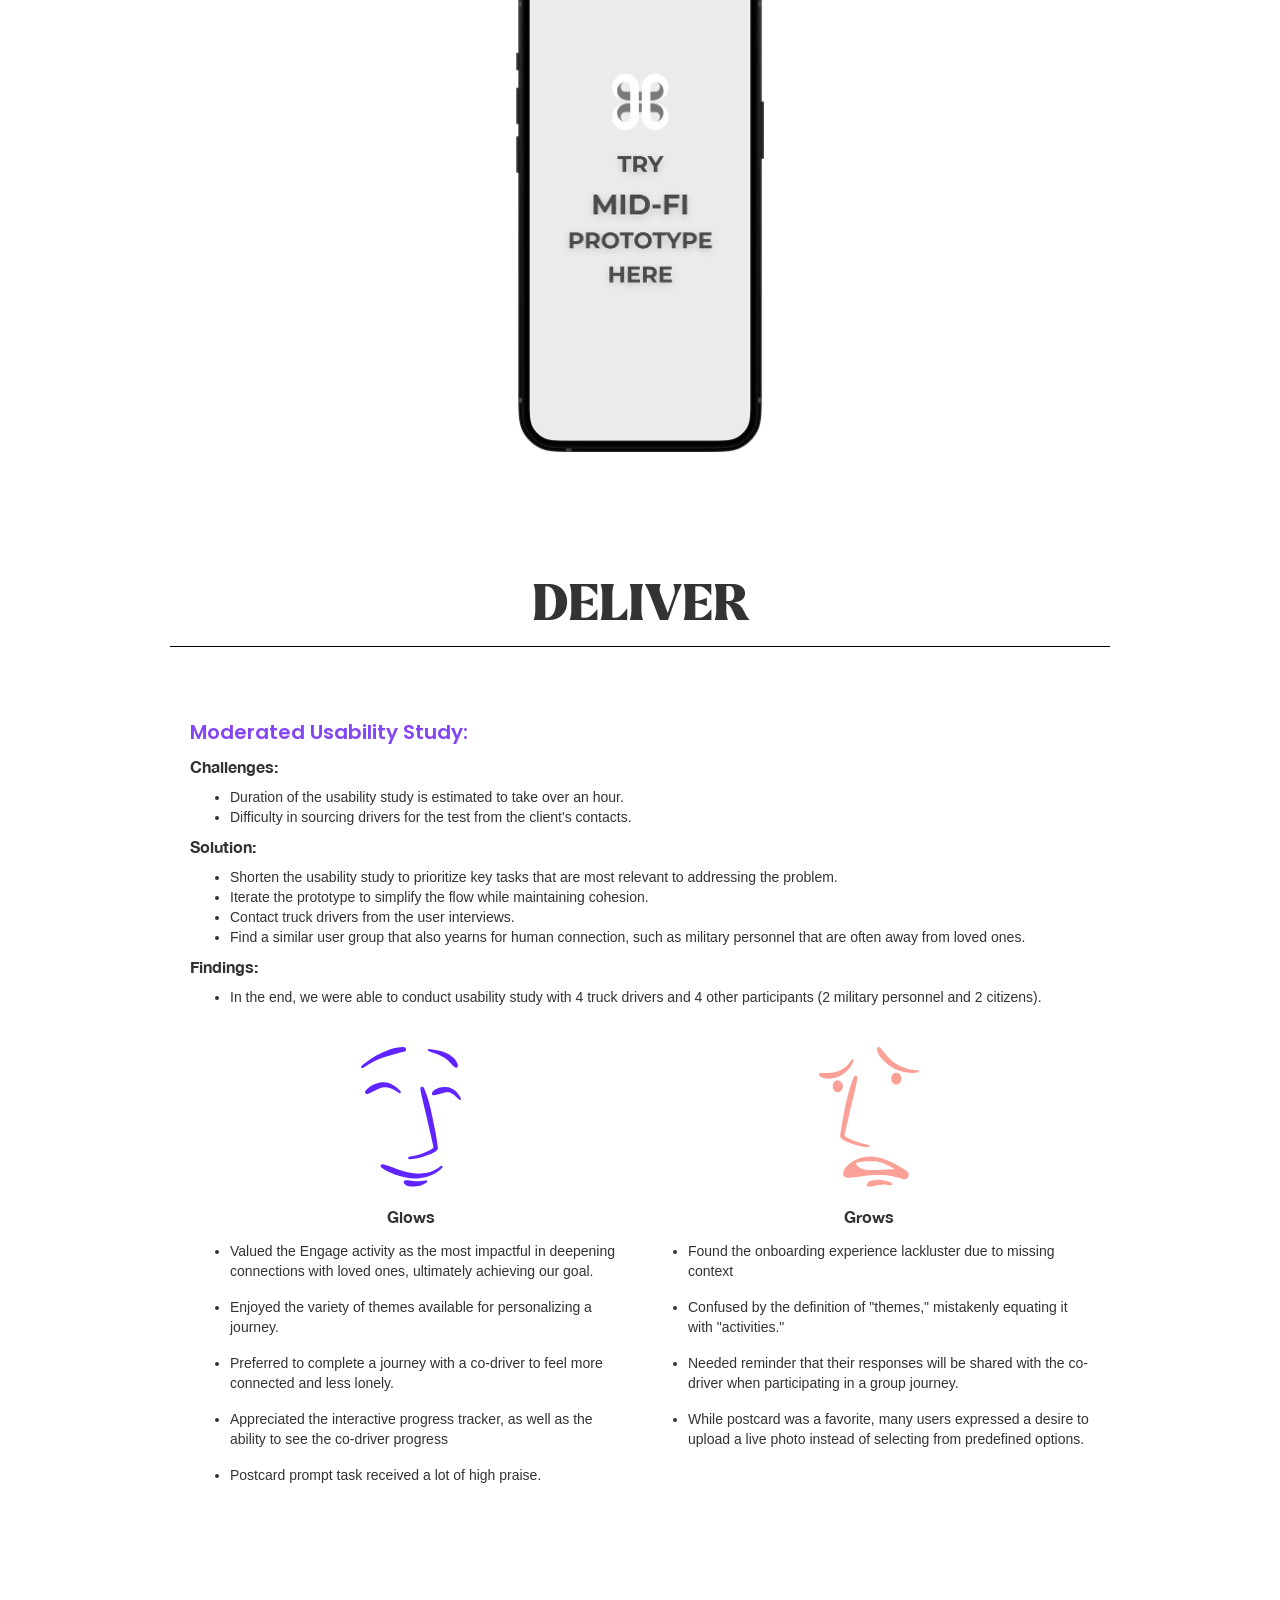
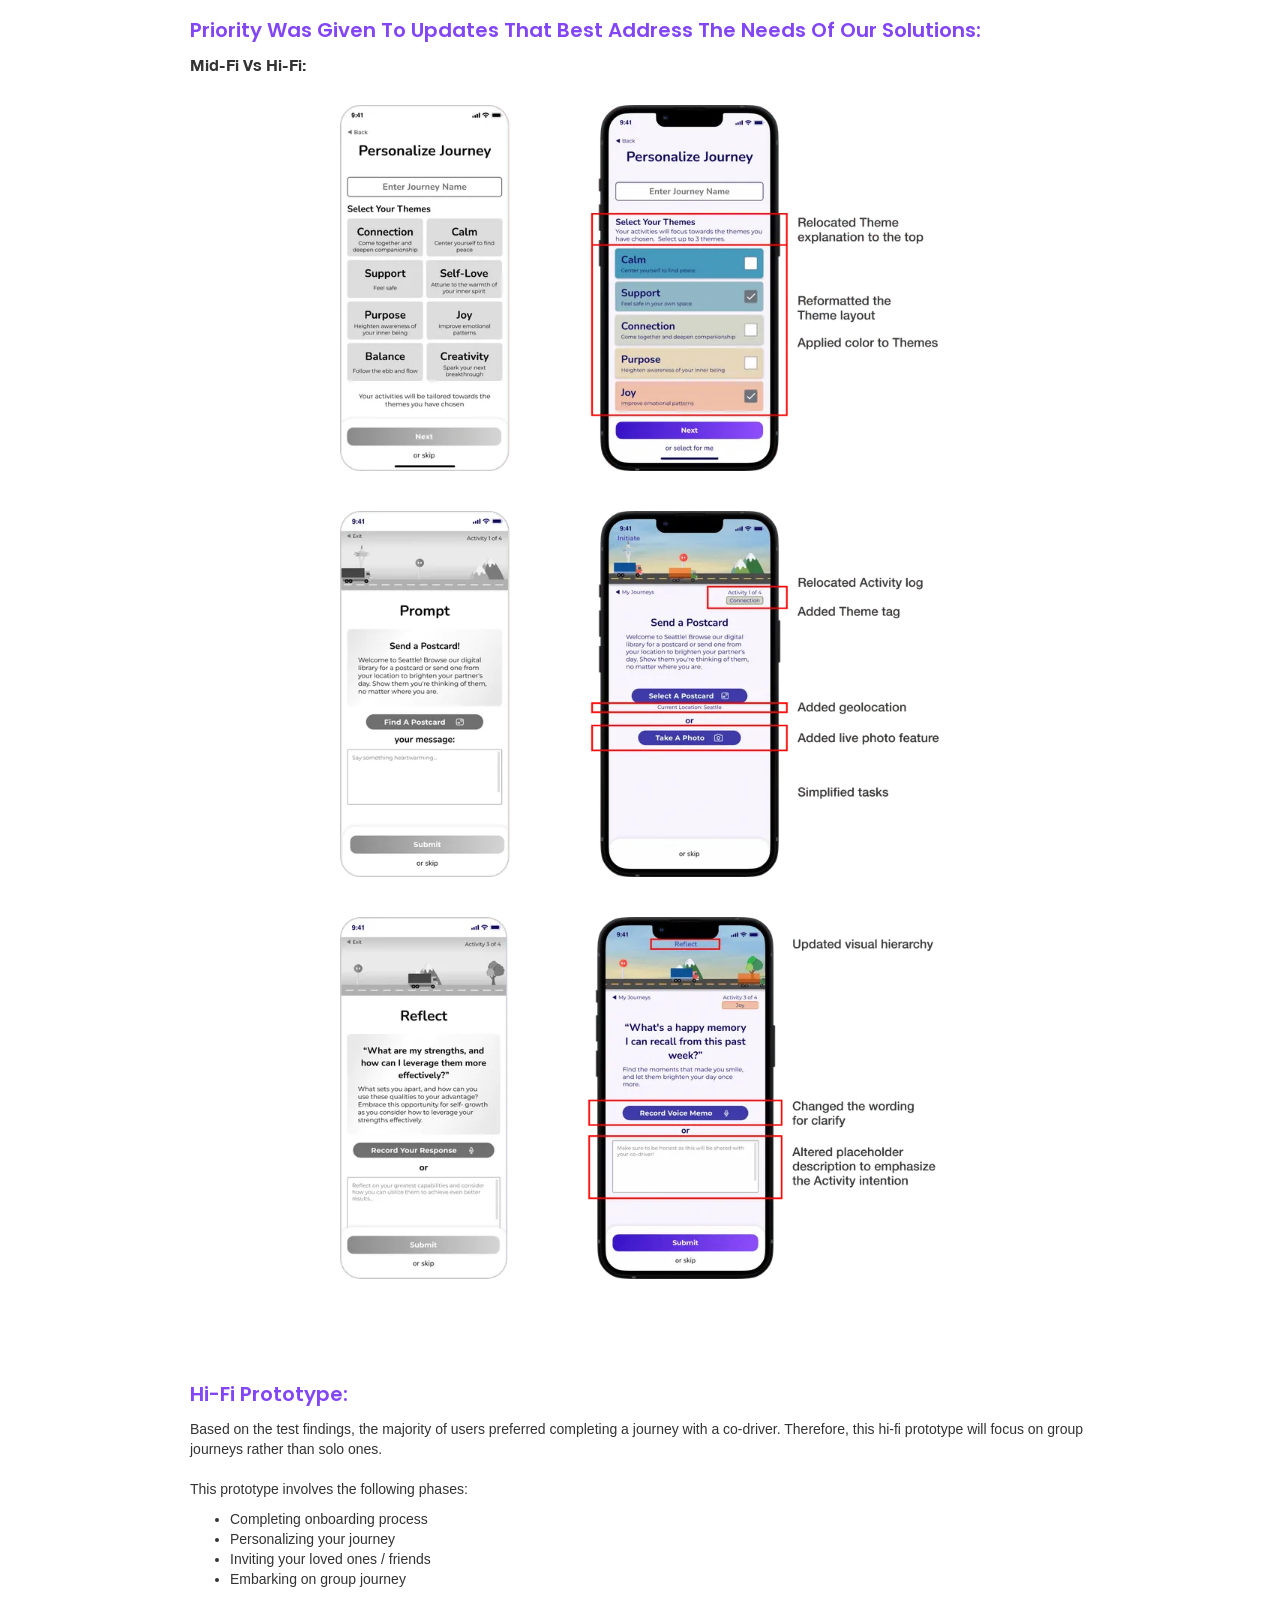
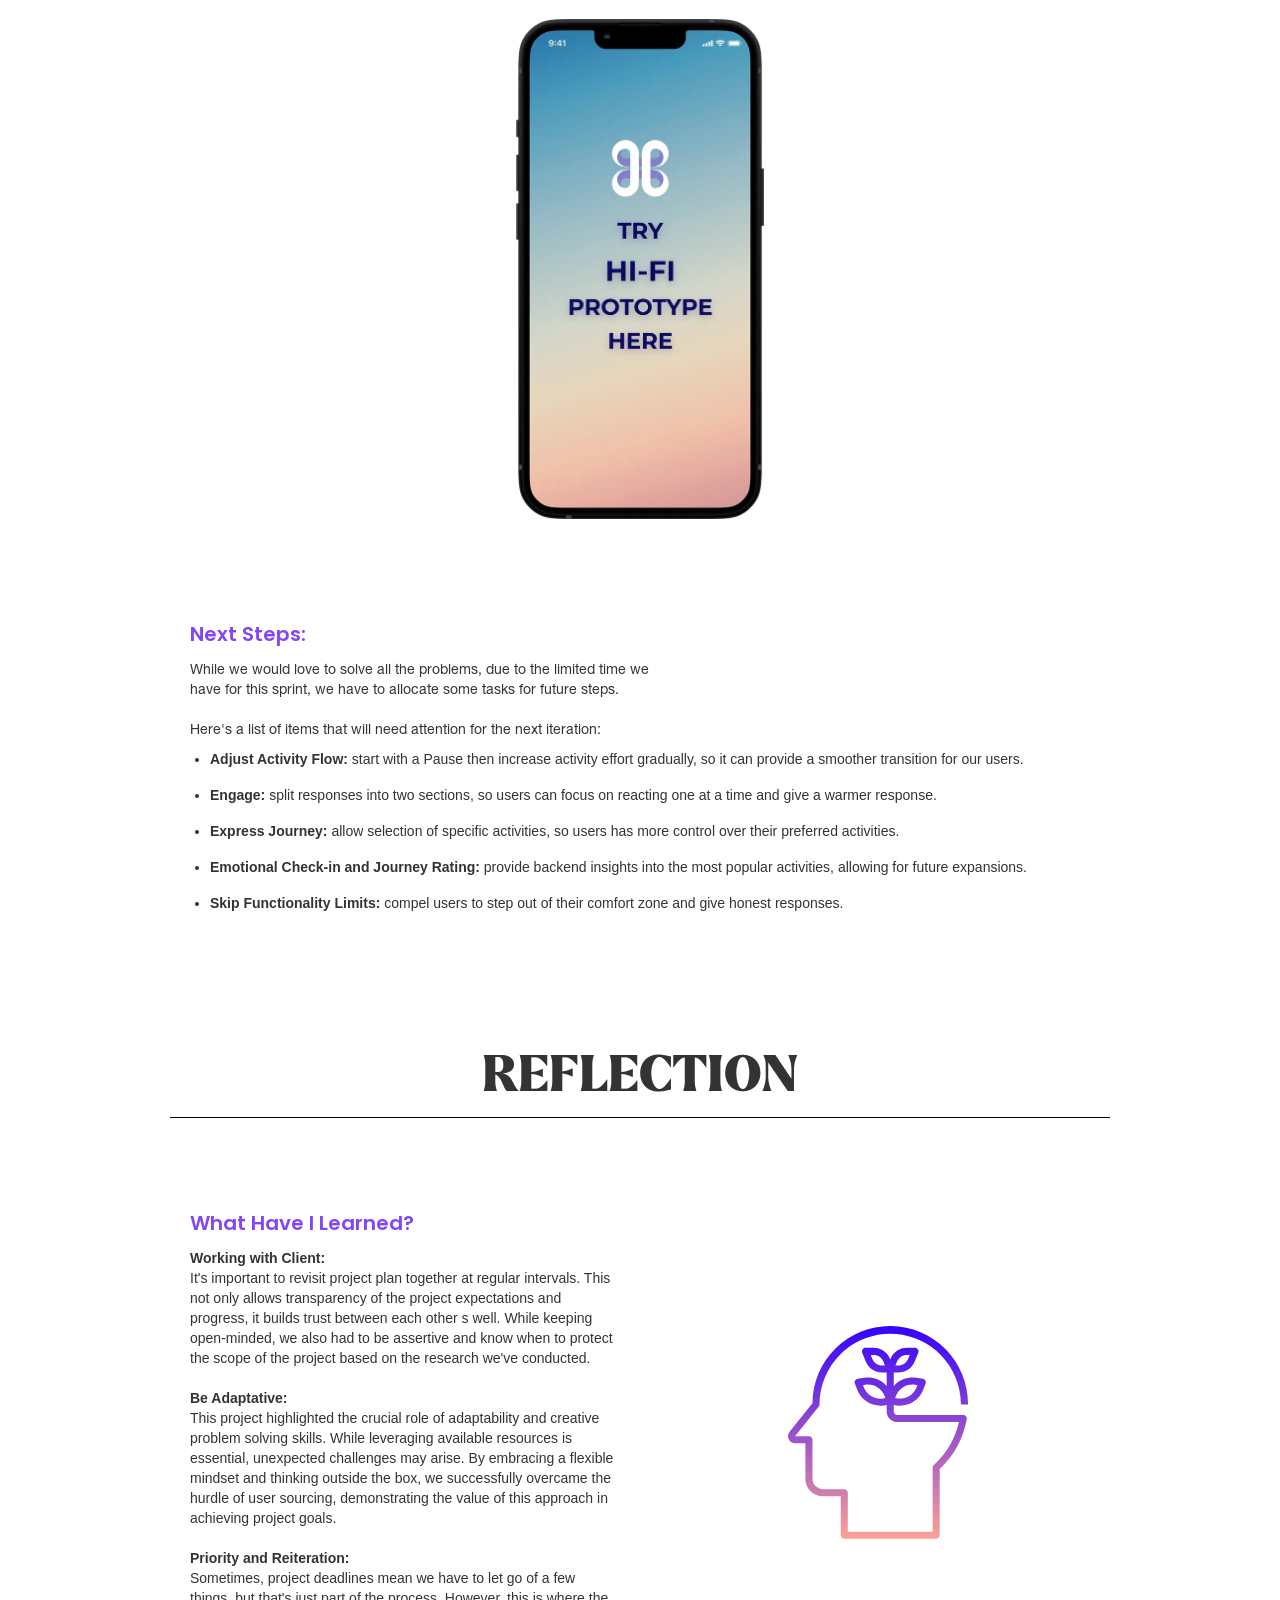
<file: work-here.html>
<!DOCTYPE html><!-- Last Published: Thu Jul 18 2024 18:42:02 GMT+0000 (Coordinated Universal Time) --><html data-wf-domain="www.kavierlo.com" data-wf-page="663049ced90bd62d99be5ad7" data-wf-site="65fd0057d4eef1ebc6bbf5c2"><head><meta charset="utf-8"/><title>Kavier Lo - HERE Mobile App</title><meta content="Kavier Lo - HERE Mobile App" property="og:title"/><meta content="Kavier Lo - HERE Mobile App" name="twitter:title"/><meta content="width=device-width, initial-scale=1" name="viewport"/><meta content="Webflow" name="generator"/><link href="assets/kavier-portfolio.webflow.a0dfc2156.css" rel="stylesheet" type="text/css"/><script type="text/javascript">!function(o,c){var n=c.documentElement,t=" w-mod-";n.className+=t+"js",("ontouchstart"in o||o.DocumentTouch&&c instanceof DocumentTouch)&&(n.className+=t+"touch")}(window,document);</script><link href="assets/662b18f1006c70f9bf9d51a2_Favicon.png" rel="shortcut icon" type="image/x-icon"/><link href="assets/662b18f8f89fbabb62580abe_Touch-Icon.png" rel="apple-touch-icon"/></head><body><div data-animation="default" data-collapse="medium" data-duration="400" data-easing="ease" data-easing2="ease" role="banner" class="navbar w-nav"><div class="main-container container w-container"><a data-w-id="c932a483-3af5-f1f8-7c62-08e5a7796c7d" href="/" class="brand w-nav-brand"><div class="logo-highlight"></div><img src="assets/662b3accf89fbabb6273523a_Group-39.png" loading="lazy" width="60" height="Auto" alt=""/></a><nav role="navigation" class="nav-menu w-nav-menu"><div data-hover="false" data-delay="0" class="w-dropdown"><div class="work-dropdown-toggle w-dropdown-toggle"><div class="w-icon-dropdown-toggle"></div><div>Work</div></div><nav class="w-dropdown-list"><a href="/work-plantfoundry" class="w-dropdown-link">Plant Foundry E-Commerce Website</a><a href="/work-here" aria-current="page" class="w-dropdown-link w--current">HERE Mobile App</a><a href="/work-kindle" class="w-dropdown-link">Kindle E-Reader Device</a></nav></div><a href="/about" class="about-button w-nav-link">About</a><a href="https://www.linkedin.com/in/kavierlo" target="_blank" class="about-button w-nav-link">Linkedin</a><a href="assets/6696f0a56e95d55dd8f0c9aa_Kavier-Lo---Resume.pdf" class="about-button w-nav-link">Resume</a></nav><div class="w-nav-button"><div class="w-icon-nav-menu"></div></div></div></div><section class="hero-section"><div class="w-layout-blockcontainer hero-container w-container"><h1 class="heading hero slide-in-bottom-200ms">HERE Mobile App</h1><h2 class="heading-2 hero here slide-in-bottom-400ms">Stimulating engagements between truck drivers on the road and their loved ones</h2><img src="assets/662af6ec54c88911ba13ea80_HERE-Phone-Mockup-2.webp" loading="lazy" width="Auto" height="Auto" alt="" srcset="assets/662af6ec54c88911ba13ea80_HERE-Phone-Mockup-2-p-500.webp 500w, assets/662af6ec54c88911ba13ea80_HERE-Phone-Mockup-2.webp 1060w" sizes="(max-width: 767px) 92vw, (max-width: 991px) 91vw, 900px" class="portfolio-hero-image slide-in-bottom-600ms"/></div></section><section class="relative-section"><div class="w-layout-blockcontainer sticky-main-container w-container"><div class="w-layout-grid here-sticky-grid"><a href="#Intro" class="here-sticky-link-block w-inline-block"><div class="here-sticky-heading-3">Intro</div></a><a href="#Research" class="here-sticky-link-block w-inline-block"><div class="here-sticky-heading-3">Research</div></a><a href="#Problem" class="here-sticky-link-block w-inline-block"><div class="here-sticky-heading-3">Problem</div></a><a href="#Design" class="here-sticky-link-block w-inline-block"><div class="here-sticky-heading-3">Design</div></a><a href="#Solution" class="here-sticky-link-block w-inline-block"><div class="here-sticky-heading-3">Solution</div></a><a id="w-node-_9e3f6f83-727f-a3da-648d-8786152b9e75-99be5ad7" href="#Mid-Fi-Prototype" class="here-sticky-link-block w-inline-block"><div class="here-sticky-heading-3">Mid-Fi</div></a><a id="w-node-e04b6ec5-76cd-4626-c7bf-6faf23e5c916-99be5ad7" href="#Test" class="here-sticky-link-block w-inline-block"><div class="here-sticky-heading-3">Test</div></a><a id="w-node-b6608317-5d0d-4cbf-333d-81b7bb8902df-99be5ad7" href="#Hi-Fi-Prototype" class="here-sticky-link-block w-inline-block"><div class="here-sticky-heading-3">Hi-Fi Prototype</div></a><a id="w-node-e80df866-ca78-a263-3f69-77bf7f5a7716-99be5ad7" href="#Reflection" class="here-sticky-link-block w-inline-block"><div class="here-sticky-heading-3">Reflection</div></a></div></div><section id="Intro" class="section"><div class="w-layout-blockcontainer main-container w-container"></div><div class="w-layout-blockcontainer main-container w-container"><div class="w-layout-grid kindle-intro-grid"><div id="w-node-_169a05ff-3311-2c42-b16c-7c97c631b9dc-99be5ad7" class="child-div-block"><h3 class="heading-3 here">My Role:</h3><p>Research &amp; Interaction UX Design Co-Lead, 2nd Point of Contact</p></div><div id="w-node-_169a05ff-3311-2c42-b16c-7c97c631b9e1-99be5ad7" class="child-div-block"><h3 class="heading-3 here">Project Scope:</h3><p>Myself and 3 other UX designers, 3 weeks</p></div><div id="w-node-_169a05ff-3311-2c42-b16c-7c97c631b9e6-99be5ad7" class="child-div-block"><h3 class="heading-3 here">Responsibilities:</h3><p>User interviews, Affinity Mapping, Competitive &amp; Comparative (C&amp;C) Analysis, Journey Mapping, Persona, Sketching, Wireframing, Prototyping, Usability Testing, Co-workshop Facilitation, Presentation</p></div><div><div class="child-div-block"><h3 class="heading-3 here">Tools:</h3><p>Figma, Illustrator, Notion, Google Workspace, Zoom, Slack</p></div></div></div></div></section><section class="section"><div class="w-layout-blockcontainer main-container w-container"><div class="w-layout-grid here-what-is-here-grid"><div id="w-node-_09bea81d-a652-b867-d4e3-dabc03a1b215-99be5ad7" class="child-div-block"><h3 class="heading-3 here">What is HERE?</h3><p class="paragraph">HERE is a social enterprise that combines neuroscience insights with healing modalities to provide interactive relaxation exercises. Their platform is tailored for corporate wellness programs.</p></div><div class="child-div-block middle"><img src="assets/661f4c2d49294427fbe7f212_Pink-Gradient-HERE-Logo.svg" loading="eager" alt="" class="project-intro-image"/></div></div></div></section><section class="section"><div class="w-layout-blockcontainer main-container w-container"><div class="single-div-block"><h1 class="heading-3 here">Opportunity:</h1><p class="paragraph">Over-the-Road (OTR) Truck drivers face unique challenges in maintaining their well-being due to their demanding schedules and limited access to traditional wellness programs.<br/><br/>HERE is partnering with TrueNorth, a leading US benefits company for the transport industry, to develop a new and innovative solution that caters specifically to the needs and preferences of this hard-to-reach demographic.<br/><br/>The current app may not resonate with truck drivers, our team has the chance to design a new digital interactive experience that functions as a form of digital therapy to relieve stress and anxiety while on the road.</p><div class="h3-text-block">Develop a new wellness experience that integrates HERE’s modalities and philosophies for the trucking industry.</div></div></div></section><section id="Research" class="section large-title"><div class="w-layout-blockcontainer w-container"><h1 class="heading center">RESEARCH</h1><div class="line"></div></div></section><section class="section"><div class="w-layout-blockcontainer main-container w-container"><div class="single-div-block"><h3 class="heading-3 here">User Interviews - starting with their attitudes and behaviors towards mental wellness:</h3><div class="h4-text-block">Goals:</div><ul role="list"><li>Determined the attitudes and behaviors of truck drivers regarding mental wellness.</li><li>Identify whether truck drivers are a viable new population for HERE to target.<br/></li></ul><div class="h4-text-block">Scope:</div><ul role="list"><li>We conducted 6 interviews with 5 OTR drivers and 1 Less-than-Truckload (LTL) driver within the age bracket of 41 to 60 years old.<br/></li></ul></div><div class="w-layout-grid here-user-interviews-grid"><div id="w-node-c046c610-4cbe-0a5e-a0e4-f206e9d936cb-99be5ad7" class="here-user-interviews-div-block"><img src="assets/6630a61b8111c51ca90fc435_Lack-of-human-connection.svg" loading="eager" alt="" class="image-80vw"/><div class="h4-text-block">Lack of human connection</div></div><div id="w-node-c046c610-4cbe-0a5e-a0e4-f206e9d936cd-99be5ad7" class="child-div-block"><ul role="list"><li>Communicate less due to the distraction of phones and unreliable cellular data.</li></ul></div></div><div class="w-layout-grid here-user-interviews-grid"><div id="w-node-_9f88ef18-9847-a5ca-1c35-7422cfd8bb1e-99be5ad7" class="child-div-block"><ul role="list"><li>Recognize that mental health is an issue but personally don’t feel the need to seek help.</li><li>Often associate mental health as mental illness.</li></ul></div><div id="w-node-_9f88ef18-9847-a5ca-1c35-7422cfd8bb1a-99be5ad7" class="here-user-interviews-div-block"><img src="assets/6630a6214e60770884621817_Avoid-seeking-help.svg" loading="eager" alt="" class="image-80vw"/><div class="h4-text-block">Avoid seeking help</div></div></div><div class="w-layout-grid here-user-interviews-grid"><div id="w-node-b40b1d27-785b-ac98-0d14-23a574e42725-99be5ad7" class="here-user-interviews-div-block"><img src="assets/6630a62296f380cd578d027b_Best-Stress-Relief.svg" loading="eager" alt="" class="image-80vw"/><div class="h4-text-block">Best stress relief = Talking to someone</div></div><div id="w-node-b40b1d27-785b-ac98-0d14-23a574e42729-99be5ad7" class="child-div-block"><ul role="list"><li>Rely on family as support system.<br/></li><li>Family is someone they can trust the most.<br/></li></ul></div></div></div></section><section class="section"><div class="w-layout-blockcontainer main-container w-container"><div class="single-div-block"><h3 class="heading-3 here">Full of challenges in the beginning:</h3><ul role="list"><li>The journey into these interviews was not easy; we had to overcome many challenges, ranging from logistical and resource constraints, to the driver’s reluctance to participate.</li></ul></div><div class="child-div-block"><img src="assets/661f52fee6da955a391cae60_Challenges.svg" loading="eager" alt=""/></div></div></section><section class="section"><div class="w-layout-blockcontainer main-container w-container"><div class="single-div-block"><h3 class="heading-3 here">Putting Truck Drivers in the Driver&#x27;s Seat:</h3><ul role="list"><li>We found 2 types of users from our research: a younger driver that’s more open-minded, and an older driver that’s more stubborn.</li><li>While they both have different beliefs around the subject of mental health, they share the same need in the end: the need to <strong>stay connected with their loved ones</strong>. This shared need will be invaluable as we define our problem statement later on.</li></ul></div><div class="child-div-block"><img src="assets/6630af8ea20a4ef4f27a3688_Personas.webp" loading="eager" sizes="(max-width: 767px) 92vw, (max-width: 991px) 91vw, 900px" srcset="assets/6630af8ea20a4ef4f27a3688_Personas-p-500.webp 500w, assets/6630af8ea20a4ef4f27a3688_Personas-p-800.webp 800w, assets/6630af8ea20a4ef4f27a3688_Personas-p-1080.webp 1080w, assets/6630af8ea20a4ef4f27a3688_Personas-p-1600.webp 1600w, assets/6630af8ea20a4ef4f27a3688_Personas-p-2000.webp 2000w, assets/6630af8ea20a4ef4f27a3688_Personas-p-2600.webp 2600w, assets/6630af8ea20a4ef4f27a3688_Personas-p-3200.webp 3200w, assets/6630af8ea20a4ef4f27a3688_Personas.webp 3220w" alt=""/></div></div></section><section class="section"><div class="w-layout-blockcontainer main-container w-container"><div class="single-div-block"><h3 class="heading-3 here">Where are the touchpoints?</h3><ul role="list"><li>Truck drivers constantly deal with microstressors, from unpredictable weather and heavy traffic to demanding schedules and concerns about family back home.</li><li>While this journey map might seem exaggerated to us; to Chuck, these incidents are nothing new.</li><li>When faced with stressors like these, Chuck&#x27;s mind immediately turns to his family. However, the harsh reality of being far from home leaves him feeling disconnected and lonely.</li></ul></div><div data-current="Simplified View" data-easing="ease-in" data-duration-in="200" data-duration-out="100" class="w-tabs"><div class="tabs-menu w-tab-menu"><a data-w-tab="Simplified View" class="here-journey-map-tab-link-simplified-view w-inline-block w-tab-link w--current"><div class="here-tab-text-block">Simplified View</div></a><a data-w-tab="Detailed View" class="here-journey-map-tab-link-detailed-view w-inline-block w-tab-link"><div class="here-tab-text-block">Detailed View</div></a></div><div class="w-tab-content"><div data-w-tab="Simplified View" class="w-tab-pane w--tab-active"><div><img sizes="(max-width: 767px) 92vw, (max-width: 991px) 91vw, 900px" srcset="assets/6631a70cfd226d60748a1e8e_Simplified-Journey-Map-p-500.webp 500w, assets/6631a70cfd226d60748a1e8e_Simplified-Journey-Map-p-800.webp 800w, assets/6631a70cfd226d60748a1e8e_Simplified-Journey-Map-p-1080.webp 1080w, assets/6631a70cfd226d60748a1e8e_Simplified-Journey-Map-p-1600.webp 1600w, assets/6631a70cfd226d60748a1e8e_Simplified-Journey-Map-p-2000.webp 2000w, assets/6631a70cfd226d60748a1e8e_Simplified-Journey-Map-p-2600.webp 2600w, assets/6631a70cfd226d60748a1e8e_Simplified-Journey-Map-p-3200.webp 3200w, assets/6631a70cfd226d60748a1e8e_Simplified-Journey-Map.webp 3807w" alt="" src="assets/6631a70cfd226d60748a1e8e_Simplified-Journey-Map.webp" loading="eager"/></div></div><div data-w-tab="Detailed View" class="w-tab-pane"><div><img sizes="(max-width: 767px) 92vw, (max-width: 991px) 91vw, 900px" srcset="assets/6631d8d9d8356cb7018a48c5_Detailed-Journey-Map-p-500.png 500w, assets/6631d8d9d8356cb7018a48c5_Detailed-Journey-Map-p-800.png 800w, assets/6631d8d9d8356cb7018a48c5_Detailed-Journey-Map-p-1080.png 1080w, assets/6631d8d9d8356cb7018a48c5_Detailed-Journey-Map-p-1600.png 1600w, assets/6631d8d9d8356cb7018a48c5_Detailed-Journey-Map-p-2000.png 2000w, assets/6631d8d9d8356cb7018a48c5_Detailed-Journey-Map-p-2600.png 2600w, assets/6631d8d9d8356cb7018a48c5_Detailed-Journey-Map-p-3200.png 3200w, assets/6631d8d9d8356cb7018a48c5_Detailed-Journey-Map.webp 3816w" alt="" src="assets/6631d8d9d8356cb7018a48c5_Detailed-Journey-Map.webp" loading="lazy"/></div></div></div></div><div class="h3-text-block">When ready to ideate, we should consider including ways for Chuck to connect with his family, especially during his downtime after a stressful workday.</div></div></section><section id="Problem" class="section large-title fade-in"><div class="w-layout-blockcontainer w-container"><h1 class="heading center">PROBLEM</h1><div class="line"></div></div></section><section class="section"><div class="w-layout-blockcontainer main-container w-container"><div class="child-div-block"><p class="paragraph fade-in-200ms">Our research on OTR truck drivers, who spend significant time away from home, revealed a crucial challenge: they rely heavily on family and loved ones for support during long trips.<br/><br/>When faced with microstressors, they often choose to temporarily alleviate them by setting them aside and taking deep breaths.<br/><br/>Combining the persona pain points and desired outcome along with the journey map touchpoints and existing actions taken, it gives us a more holistic view of our problem.<br/></p><h3 class="heading-3 here"><em class="here-problem-statement fade-in-400ms">Drivers need a way to remain connected with their loved ones while on the road because they want to be able to disassociate from micro-stressors induced by stressful work environments.</em></h3></div><div class="h3-text-block fade-in-600ms">Need = to remain connected with their loved ones.<br/>Goal = to disassociate from micro-stressors.</div></div></section><section id="Design" class="section large-title"><div class="w-layout-blockcontainer w-container"><h1 class="heading center">DESIGN</h1><div class="line"></div></div></section><section class="section"><div class="w-layout-blockcontainer main-container w-container"><div class="single-div-block"><h3 class="heading-3 here">How Might We (HMW):</h3><ul role="list"><li>When developing HMWs, we noticed many involve Chuck connecting with himself. Although self-reflection is important for Chuck, our output should prioritize fostering connections with his loved ones.</li><li>Informed by the problem statement, we utilize the 2 overarching themes of connection and stress relief to shape our HMW questions.</li></ul></div><div class="child-div-block"><img src="assets/663215fefb9270ce7ff07c3e_HMW.svg" loading="eager" alt=""/></div></div></section><section class="section"><div class="w-layout-blockcontainer main-container w-container"><div class="single-div-block"><h3 class="heading-3 here">Finding solutions for Chuck:</h3><ul role="list"><li>After developing the user flow individually and reconvening as a group, we were still missing elements to make this product cohesive.<br/></li><li>We realized in order to produce a truly innovative solution, there are several factors we must consider. <br/></li><li>We used the IDEO Trifecta to guide us in creating an end-to-end experience that&#x27;s desirable, feasible, and viable.</li></ul></div><div class="child-div-block"><img src="assets/663345986c196a5c428703b1_IDEO-Trifecta.svg" loading="eager" alt=""/></div><div class="space-divider-div-block"></div><div class="single-div-block"><h3 class="heading-3 here">After Many reiterations to answer: How will Chuck use the app?</h3></div><div class="child-div-block"><img src="assets/66346da2172bb59ef60b9feb_User-Flow-Simplified.webp" loading="eager" sizes="(max-width: 767px) 92vw, (max-width: 991px) 91vw, 900px" srcset="assets/66346da2172bb59ef60b9feb_User-Flow-Simplified-p-500.webp 500w, assets/66346da2172bb59ef60b9feb_User-Flow-Simplified-p-800.webp 800w, assets/66346da2172bb59ef60b9feb_User-Flow-Simplified.webp 1202w" alt=""/></div></div></section><section id="Solution" class="section large-title"><div class="w-layout-blockcontainer w-container"><h1 class="heading center-60height">PIVOTAL DESIGN SOLUTION</h1><div class="line"></div></div></section><section class="section"><div class="w-layout-blockcontainer main-container w-container"><div class="w-layout-grid here-journey-grid"><div id="w-node-_39520692-248e-3c25-2d95-2ce461a704f4-99be5ad7" class="child-div-block"><h3 class="heading-3 here">Journeys:</h3><p class="paragraph">The pivotal solution in solving our problem occurs within the Journey. <br/><br/>Journey encompasses of 4 activities:<br/></p><ul role="list" class="here-journeys-list"><li><strong>Initiate:</strong> warming up with a simple and fun question or mission.</li><li><strong>Pause:</strong> practicing mental health exercise using HERE healing modalities.</li><li><strong>Reflect:</strong> learning to self-love and self-appreciate.</li><li><strong>Engage:</strong> deepening connection with loved ones by viewing and responding to each other&#x27;s answers from previous activities.</li></ul></div><div class="child-div-block middle"><img src="assets/66341491b471d1315634a71f_Journey.gif" loading="eager" alt="" class="project-intro-image"/></div></div><div id="w-node-_6b95b20e-9496-d8a4-33aa-4be1575adaac-99be5ad7" class="child-div-block"><h3 class="heading-3 here">Other Key Design Decisions:</h3><ul role="list" class="here-journeys-list"><li>Create <strong>real-time animated progress tracker</strong> featuring a <strong>translucent truck representing loved ones</strong>, enhancing the interactive experience.</li><li>Educate users on the <strong>concept of themes</strong>, how we are implementing it, and how they will interact with it.</li><li>Provide users with the ability to <strong>personalize their focus areas</strong>, giving them a greater sense of control.</li><li>Integrate <strong>HERE&#x27;s existing design elements and terminology</strong> to align with their business model and branding.</li></ul></div></div></section><section id="Mid-Fi-Prototype" class="section"><div class="w-layout-blockcontainer main-container w-container"><div class="single-div-block"><h3 class="heading-3 here">Mid-Fi Prototype:</h3><div class="here-prototype-intro-div-block"><div class="here-hi-fi-prototype-h4-text-block">OR try the hi-fi prototype I made based on the usability test findings.</div><a href="#Hi-Fi-Prototype" class="here-hi-fi-prototype-button w-button">Hi-Fi Prototype</a></div><p>This prototype involves the following phases:</p><ul role="list"><li>Completing onboarding process<br/></li><li>Personalizing your journey<br/></li><li>Inviting your loved ones / friends<br/></li><li>Embarking on group journey<br/></li><li>Participating in solo journey<br/></li></ul></div><div class="w-layout-grid here-prototype-grid"><div></div><a id="w-node-ef6c1c00-a198-eb1a-83c0-4824a8aaa82f-99be5ad7" href="https://www.figma.com/proto/dmTcmEXvat5TsAXV6Pzk7o/HERE-Prototype?type=design&amp;node-id=4226-22413&amp;t=ivjeu72V0fQVZDaU-1&amp;scaling=scale-down&amp;page-id=4226%3A22248&amp;starting-point-node-id=4226%3A22413&amp;mode=design" target="_blank" class="w-inline-block"><img src="assets/66391e8e49a5625f70ad1498_Mid-Fi-Prototype.webp" loading="eager" sizes="(max-width: 479px) 86vw, 247.7291717529297px" srcset="assets/66391e8e49a5625f70ad1498_Mid-Fi-Prototype-p-500.webp 500w, assets/66391e8e49a5625f70ad1498_Mid-Fi-Prototype-p-800.webp 800w, assets/66391e8e49a5625f70ad1498_Mid-Fi-Prototype.webp 876w" alt="" class="image-11"/></a><div></div></div></div></section><section id="Test" class="section large-title"><div class="w-layout-blockcontainer w-container"><h1 class="heading center">DELIVER</h1><div class="line"></div></div></section><section class="section"><div class="w-layout-blockcontainer main-container w-container"><div class="single-div-block"><h3 class="heading-3 here">Moderated Usability Study:</h3><div class="h4-text-block">Challenges:</div><ul role="list"><li>Duration of the usability study is estimated to take over an hour.</li><li>Difficulty in sourcing drivers for the test from the client&#x27;s contacts.</li></ul><div class="h4-text-block">Solution:</div><ul role="list"><li>Shorten the usability study to prioritize key tasks that are most relevant to addressing the problem.</li><li>Iterate the prototype to simplify the flow while maintaining cohesion.</li><li>Contact truck drivers from the user interviews.</li><li>Find a similar user group that also yearns for human connection, such as military personnel that are often away from loved ones.</li></ul><div class="h4-text-block">Findings:</div><ul role="list"><li>In the end, we were able to conduct usability study with 4 truck drivers and 4 other participants (2 military personnel and 2 citizens).</li></ul><div class="w-layout-grid grid-4"><div class="here-usability-study-div-block"><div class="div-block-3"><img src="assets/66344d378f6c951ac4c84029_Usability-Study---Glow.svg" loading="eager" alt=""/></div><div class="h4-text-block here-usability-study-text-block">Glows</div><ul role="list" class="list-2"><li>Valued the Engage activity as the most impactful in deepening connections with loved ones, ultimately achieving our goal.<br/></li><li>Enjoyed the variety of themes available for personalizing a journey.<br/></li><li>Preferred to complete a journey with a co-driver to feel more connected and less lonely.<br/></li><li>Appreciated the interactive progress tracker, as well as the ability to see the co-driver progress</li><li>Postcard prompt task received a lot of high praise.</li></ul></div><div class="here-usability-study-div-block"><div class="div-block-3"><img src="assets/66344d3a37f0f146fe3236c8_Usability-Study---Grow.svg" loading="eager" alt=""/></div><div class="h4-text-block here-usability-study-text-block">Grows</div><ul role="list" class="list-2"><li>Found the onboarding experience lackluster due to missing context</li><li>Confused by the definition of &quot;themes,&quot; mistakenly equating it with &quot;activities.&quot;</li><li>Needed reminder that their responses will be shared with the co-driver when participating in a group journey.</li><li>While postcard was a favorite, many users expressed a desire to upload a live photo instead of selecting from predefined options.</li></ul></div></div></div></div></section><section class="section"><div class="w-layout-blockcontainer main-container w-container"><div class="single-div-block"><h3 class="heading-3 here">Priority was given to updates that best address the needs of our solutions:</h3><div class="h4-text-block">Mid-Fi Vs Hi-Fi:</div></div><div class="here-parent-hi-fi-div-block"><div class="child-div-block"><img src="assets/663469ea359d12e91800dbb4_Group-124.webp" loading="eager" sizes="(max-width: 767px) 92vw, 600px" srcset="assets/663469ea359d12e91800dbb4_Group-124-p-500.webp 500w, assets/663469ea359d12e91800dbb4_Group-124-p-800.webp 800w, assets/663469ea359d12e91800dbb4_Group-124-p-1080.webp 1080w, assets/663469ea359d12e91800dbb4_Group-124.webp 1448w" alt="" class="image-600px"/></div><div class="child-div-block"><img src="assets/66346a97d898f1314075c612_Hi-Fi-2.webp" loading="eager" sizes="(max-width: 767px) 92vw, 600px" srcset="assets/66346a97d898f1314075c612_Hi-Fi-2-p-500.webp 500w, assets/66346a97d898f1314075c612_Hi-Fi-2-p-800.webp 800w, assets/66346a97d898f1314075c612_Hi-Fi-2-p-1080.webp 1080w, assets/66346a97d898f1314075c612_Hi-Fi-2.webp 1448w" alt="" class="image-600px"/></div><div class="child-div-block"><img src="assets/66346a9bed1d16952a3f6022_Hi-Fi-3.webp" loading="eager" sizes="(max-width: 767px) 92vw, 600px" srcset="assets/66346a9bed1d16952a3f6022_Hi-Fi-3-p-500.webp 500w, assets/66346a9bed1d16952a3f6022_Hi-Fi-3-p-800.webp 800w, assets/66346a9bed1d16952a3f6022_Hi-Fi-3-p-1080.webp 1080w, assets/66346a9bed1d16952a3f6022_Hi-Fi-3.webp 1465w" alt="" class="image-600px"/></div></div></div></section><section id="Hi-Fi-Prototype" class="section"><section class="w-layout-blockcontainer main-container w-container"><div class="single-div-block"><h3 class="heading-3 here">Hi-Fi Prototype:</h3><p>Based on the test findings, the majority of users preferred completing a journey with a co-driver. Therefore, this hi-fi prototype will focus on group journeys rather than solo ones.<br/>‍<br/>This prototype involves the following phases:</p><ul role="list"><li>Completing onboarding process<br/></li><li>Personalizing your journey<br/></li><li>Inviting your loved ones / friends<br/></li><li>Embarking on group journey<br/></li></ul></div><div class="w-layout-grid here-prototype-grid"><div></div><a id="w-node-f20ccc22-fe01-48c7-c977-3b765eb72b44-99be5ad7" href="https://www.figma.com/proto/dmTcmEXvat5TsAXV6Pzk7o/HERE-Prototype?type=design&amp;node-id=6073-15388&amp;t=5umccd9AiXjmvaQc-1&amp;scaling=scale-down&amp;page-id=6017%3A9338&amp;starting-point-node-id=6073%3A15388&amp;mode=design" target="_blank" class="w-inline-block"><img src="assets/66391e8fbcdcdd49f0210e98_Hi-Fi-Prototype.webp" loading="eager" sizes="(max-width: 479px) 86vw, 247.7291717529297px" srcset="assets/66391e8fbcdcdd49f0210e98_Hi-Fi-Prototype-p-500.webp 500w, assets/66391e8fbcdcdd49f0210e98_Hi-Fi-Prototype-p-800.webp 800w, assets/66391e8fbcdcdd49f0210e98_Hi-Fi-Prototype.webp 876w" alt="" class="image-11"/></a><div></div></div></section></section><section class="section"><div class="w-layout-blockcontainer main-container w-container"><div id="w-node-_93a8a371-e159-7611-3073-3462cd9b4889-99be5ad7" class="child-div-block"><h3 class="heading-3 here">Next Steps:</h3><p class="paragraph">While we would love to solve all the problems, due to the limited time we have for this sprint, we have to allocate some tasks for future steps.<br/><br/>Here&#x27;s a list of items that will need attention for the next iteration:<br/></p><ul role="list" class="here-journeys-list"><li><strong>Adjust Activity Flow: </strong>start with a Pause then increase activity effort gradually, so it can provide a smoother transition for our users.</li><li><strong>Engage: </strong>split responses into two sections, so users can focus on reacting one at a time and give a warmer response.</li><li><strong>Express Journey: </strong>allow selection of specific activities, so users has more control over their preferred activities.</li><li><strong>Emotional Check-in and Journey Rating: </strong>provide backend insights into the most popular activities, allowing for future expansions.</li><li><strong>Skip Functionality Limits: </strong>compel users to step out of their comfort zone and give honest responses.</li></ul></div></div></section><section id="Reflection" class="section large-title"><div class="w-layout-blockcontainer w-container"><h1 class="heading center">REFLECTION</h1><div class="line"></div></div></section><section class="section"><div class="w-layout-blockcontainer main-container w-container"></div><div class="w-layout-blockcontainer main-container w-container"><div class="w-layout-grid here-learning-grid"><div id="w-node-_811ffffd-e71f-8939-f5e4-c7528c76b8af-99be5ad7" class="child-div-block"><h3 class="heading-3 here">What have I learned?</h3><p><strong>Working with Client:<br/></strong>It&#x27;s important to revisit project plan together at regular intervals. This not only allows transparency of the project expectations and progress, it builds trust between each other s well. While keeping open-minded, we also had to be assertive and know when to protect the scope of the project based on the research we&#x27;ve conducted.<br/><br/><strong>Be Adaptative:<br/></strong>This project highlighted the crucial role of adaptability and creative problem solving skills. While leveraging available resources is essential, unexpected challenges may arise. By embracing a flexible mindset and thinking outside the box, we successfully overcame the hurdle of user sourcing, demonstrating the value of this approach in achieving project goals.<br/><br/><strong>Priority and Reiteration:<br/></strong>Sometimes, project deadlines mean we have to let go of a few things, but that&#x27;s just part of the process. However, this is where the value of reiteration comes into play. Revisiting and refining the project continuously allows for ongoing improvement.</p></div><div id="w-node-_811ffffd-e71f-8939-f5e4-c7528c76b8ba-99be5ad7"><img src="assets/663531d45945a376487481b7_Highlights.svg" loading="eager" width="Auto" alt="" class="image-80vw"/></div></div><div class="w-layout-grid kindle-learning-grid"><div id="w-node-_811ffffd-e71f-8939-f5e4-c7528c76b8bd-99be5ad7"><img src="assets/663531d746adc38b6cb22b30_Proud.svg" loading="eager" width="Auto" alt="" class="image-80vw"/></div><div id="w-node-_811ffffd-e71f-8939-f5e4-c7528c76b8bf-99be5ad7" class="child-div-block"><h3 class="heading-3 here">What am I proud of?</h3><p><strong>Bridging the Gap Between Research and Design:<br/></strong>As the co-lead for Research &amp; Interaction, a key aspect of my role involves ensuring a seamless connection between research findings and design decisions, especially crucial during synthesis.<br/>During the project, I noticed the team veering towards product ideation and functionality, potentially overlooking our core goal: enhancing engagement for our persona and their loved ones. By steering our efforts back to the central problem and goal, we developed a design solution that effectively meets user needs while aligning with our broader objectives. This experience highlighted the importance of maintaining focus on our goals to achieve impactful outcomes.<br/><br/><strong>Figma Prototyping Skills:<br/></strong>I took charge of developing the Journey stages, some of which required more intensive animation efforts. Despite the tight deadline and the challenges it posed, I delved into extensive research to overcome them. While it was initially daunting, the effort was rewarding as it allowed me to refine my skills in prototyping.</p></div></div></div></section></section><section class="section-2"><div class="w-layout-blockcontainer main-container w-container"><div class="footer-block"><p class="paragraph-3">The best dream happens when you&#x27;re awake.</p><div class="footer-link-block"><a href="/about" class="footer-link">About</a><a href="https://www.linkedin.com/in/kavierlo" target="_blank" class="footer-link">Linkedin</a><a href="assets/6696f0a56e95d55dd8f0c9aa_Kavier-Lo---Resume.pdf" class="footer-link">Resume</a></div></div></div></section><script src="assets/jquery-3.5.1.min.dc5e7f18c8.js" type="text/javascript" integrity="sha256-9/aliU8dGd2tb6OSsuzixeV4y/faTqgFtohetphbbj0=" crossorigin="anonymous"></script><script src="assets/webflow.a12fd6b52.js" type="text/javascript"></script></body></html>
</file>
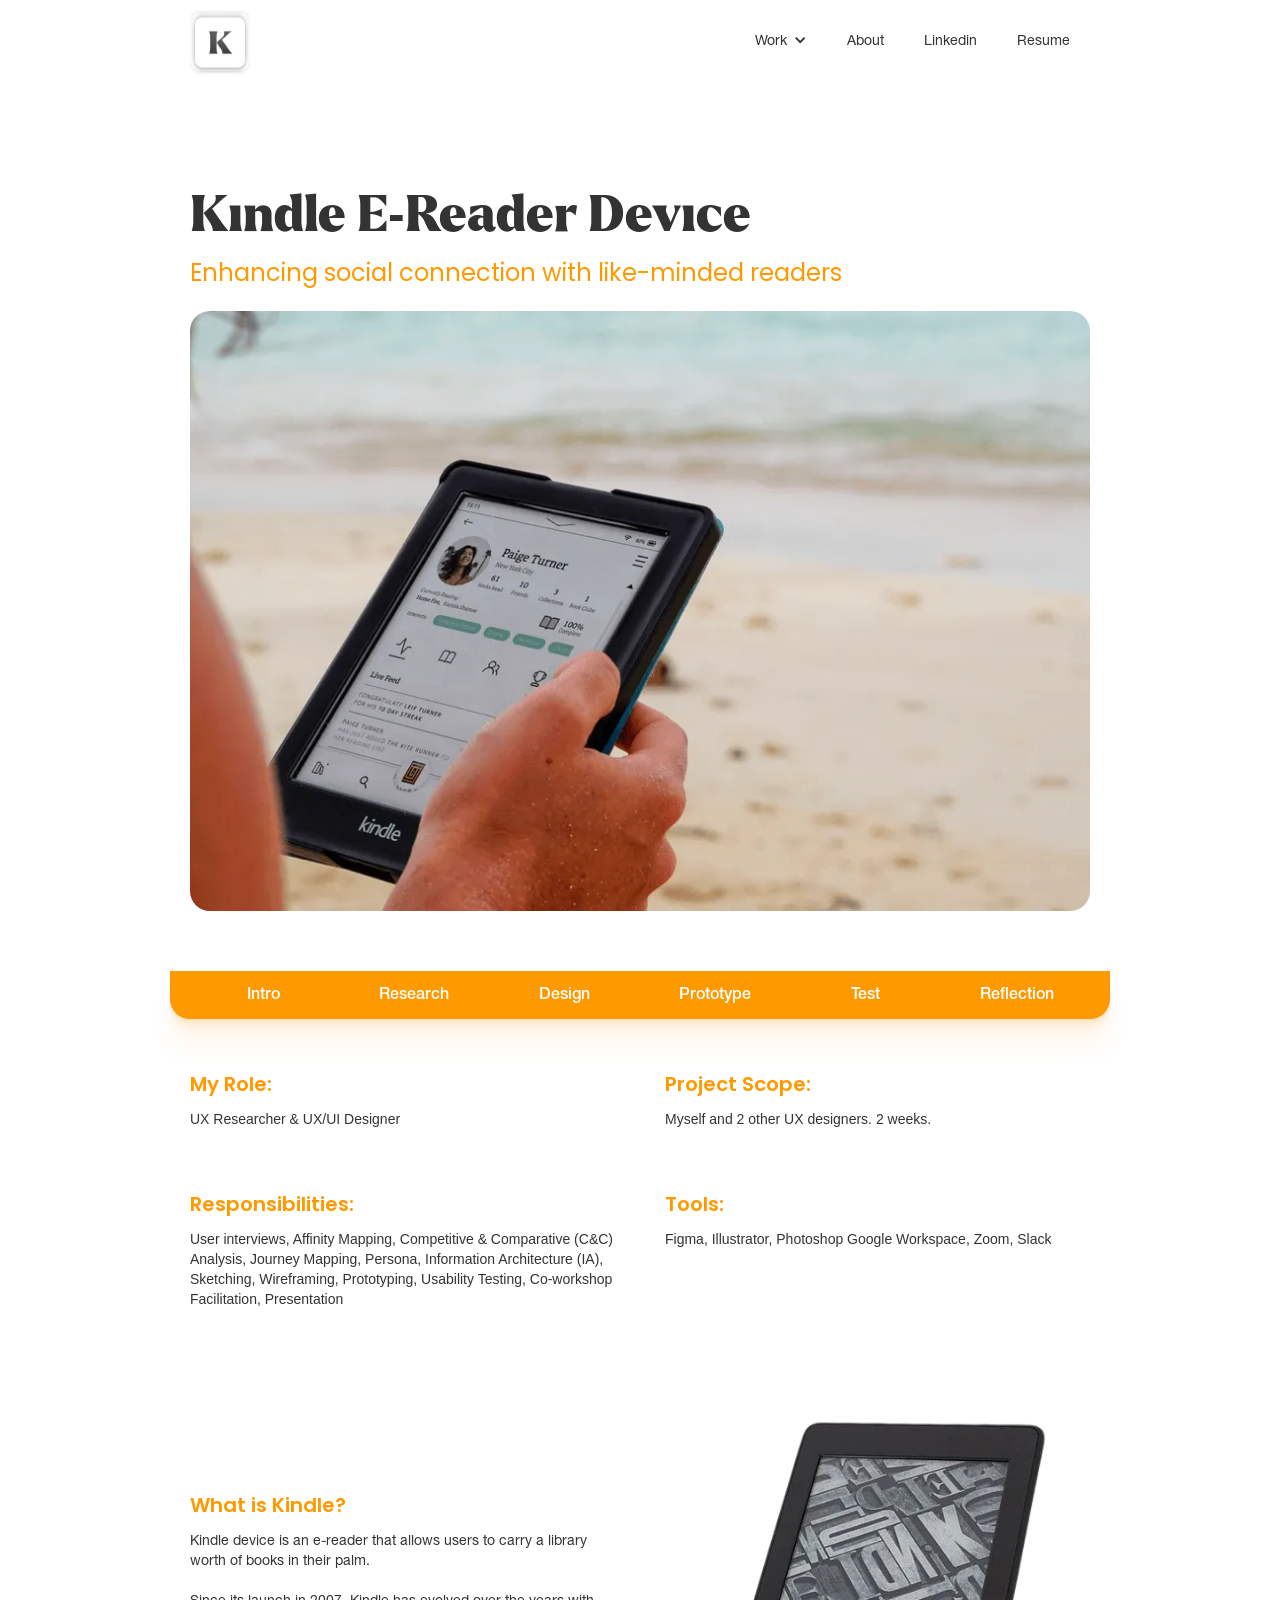
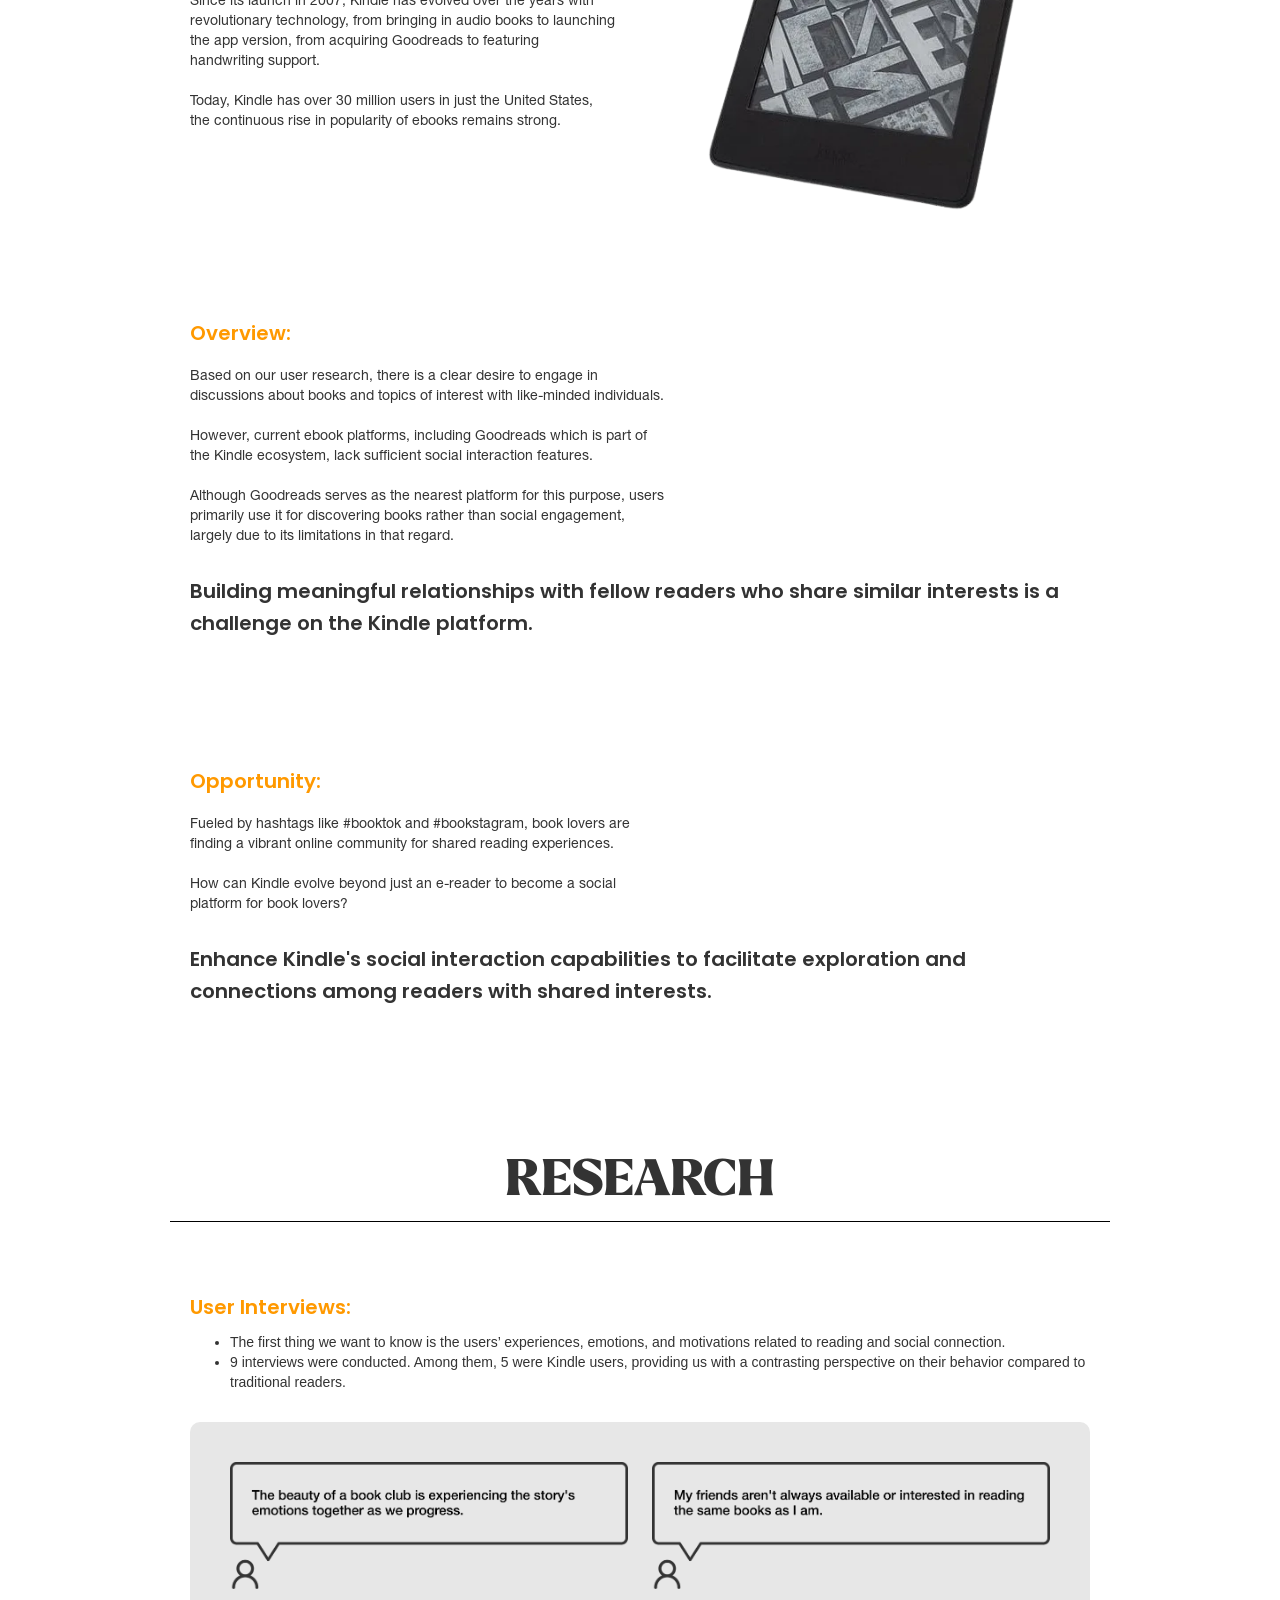
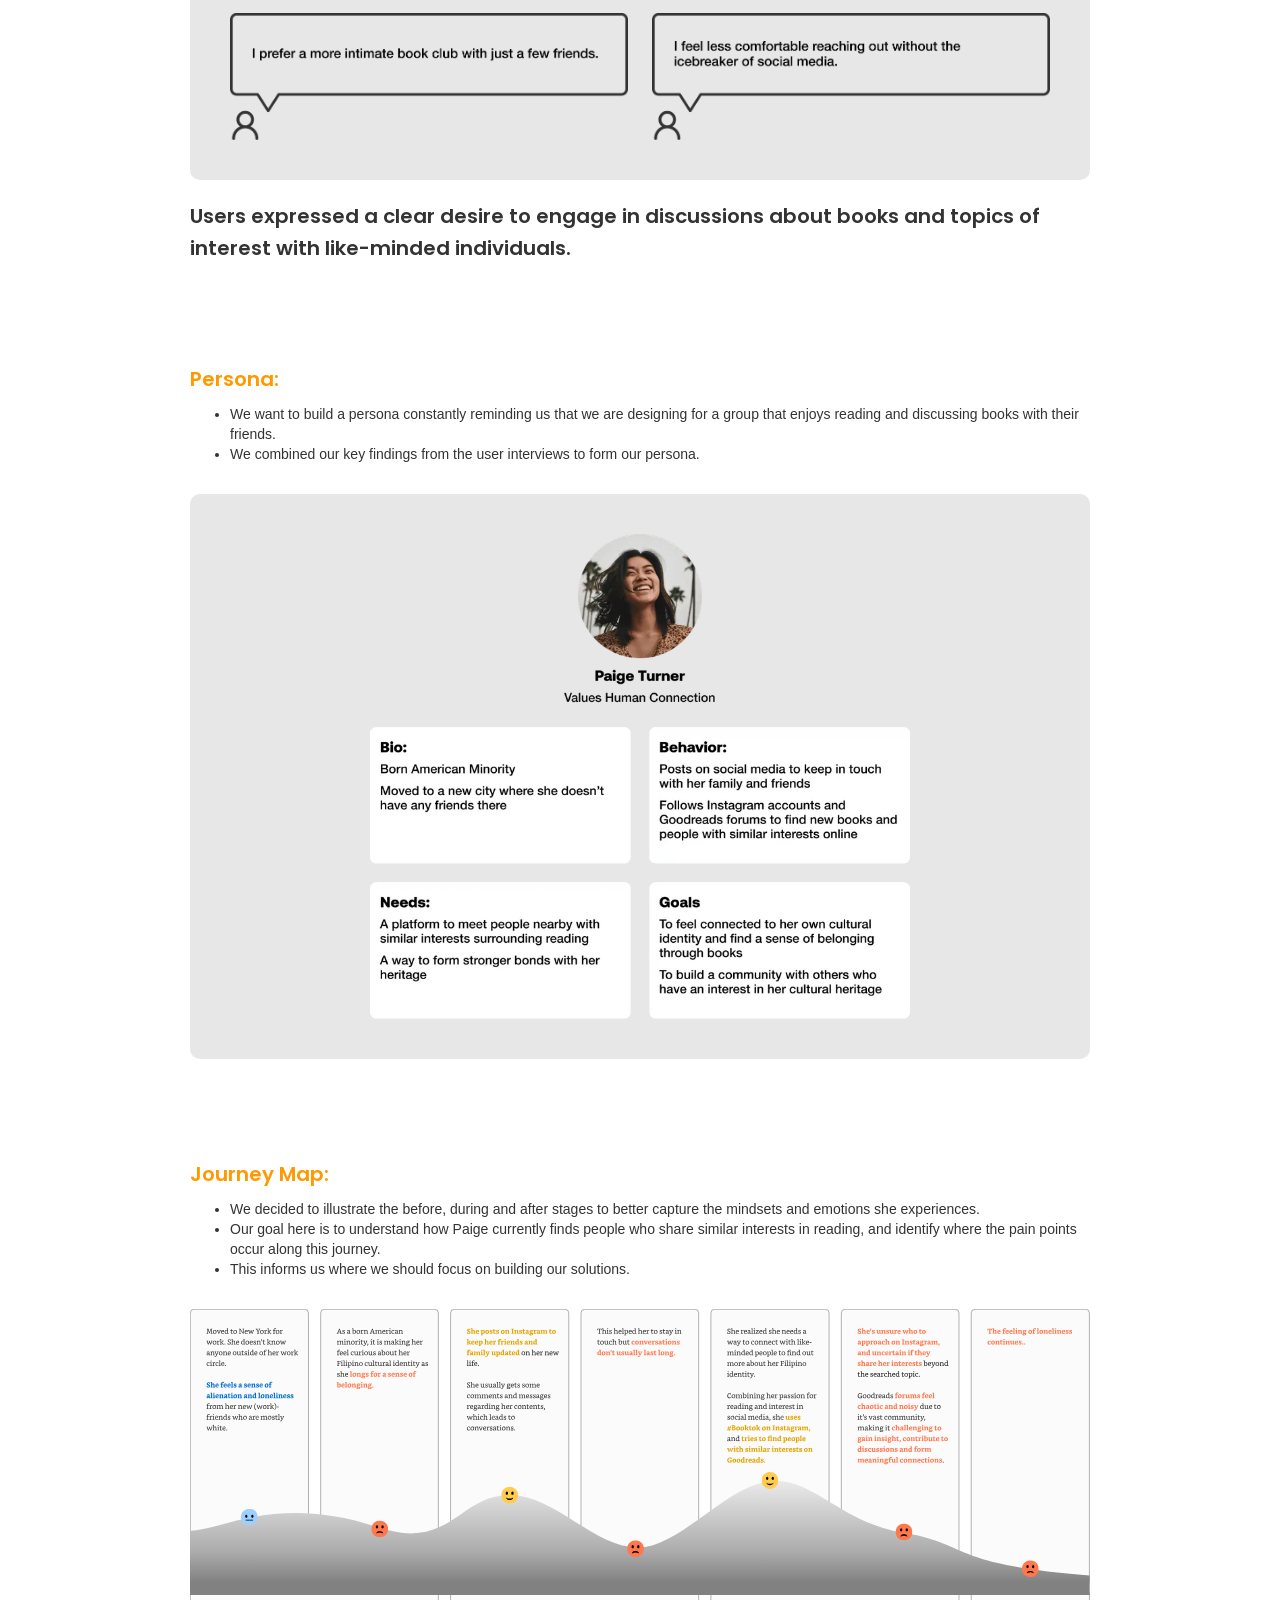
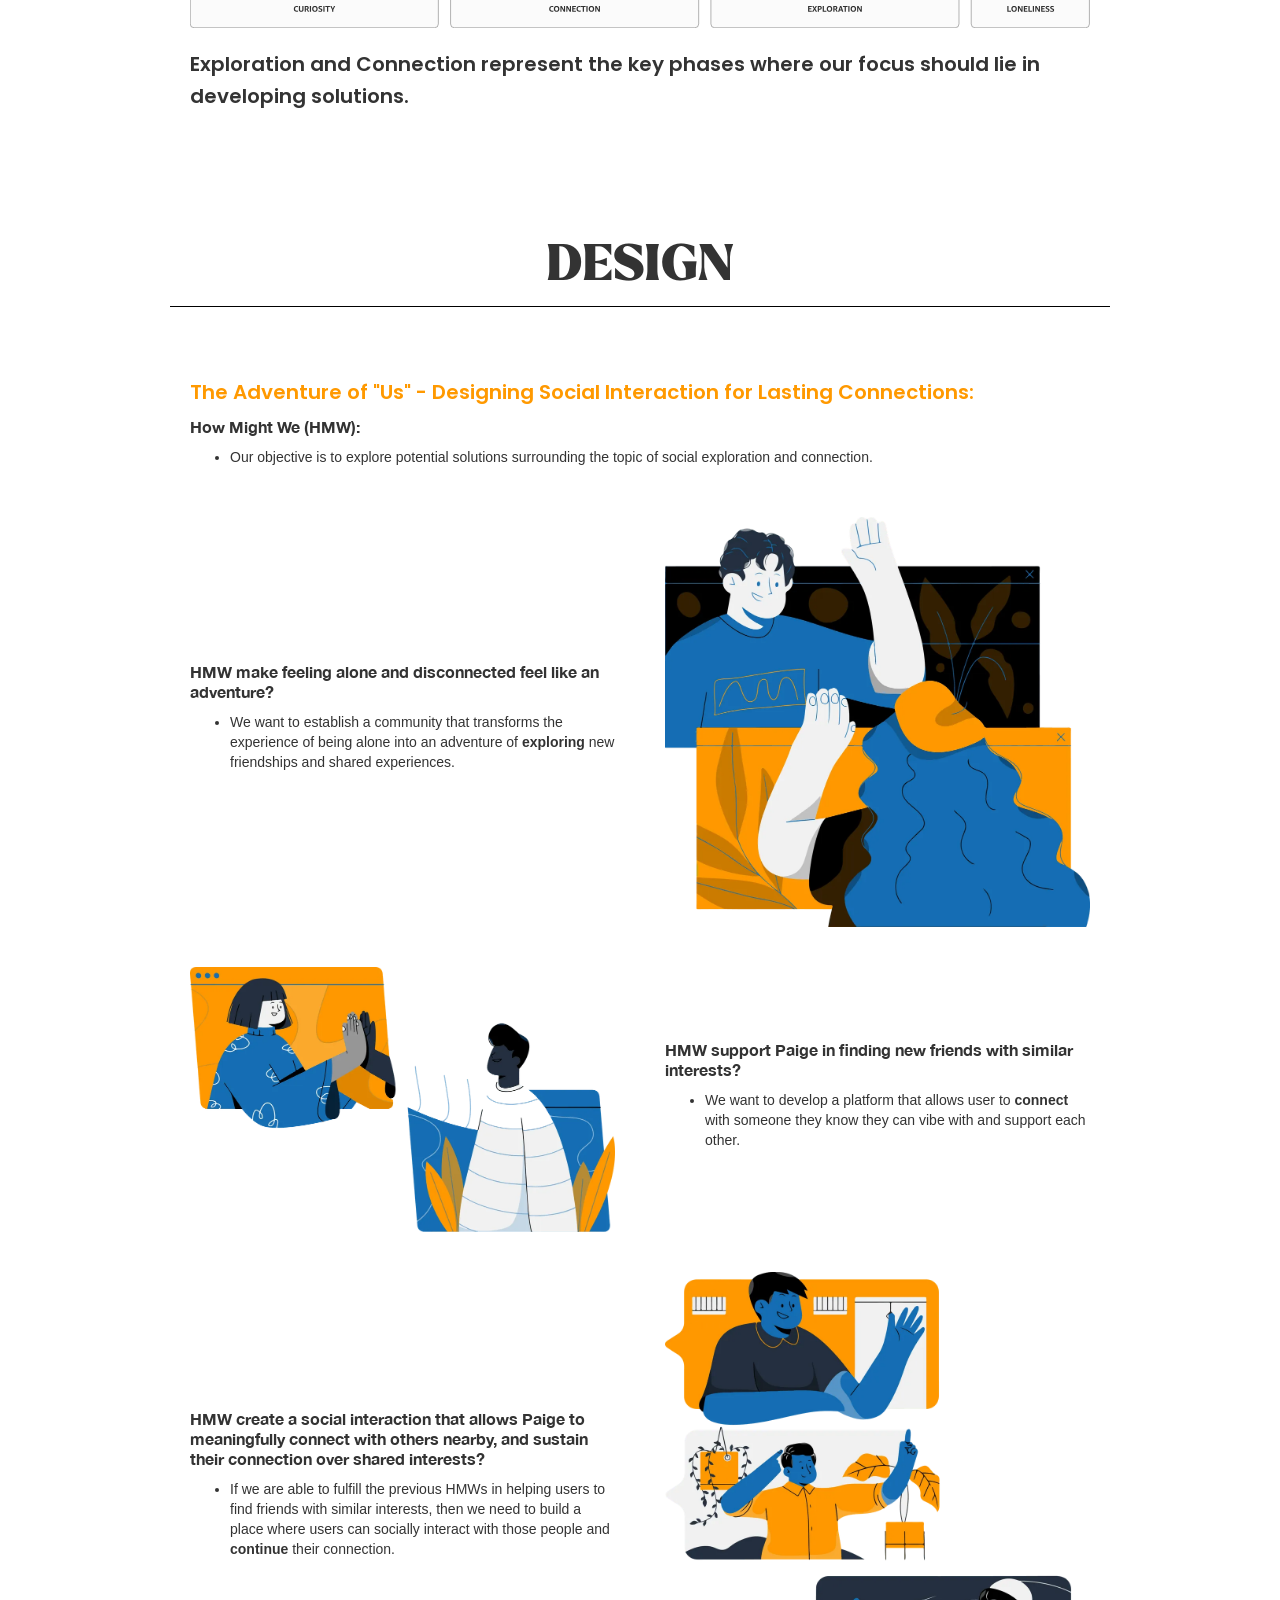
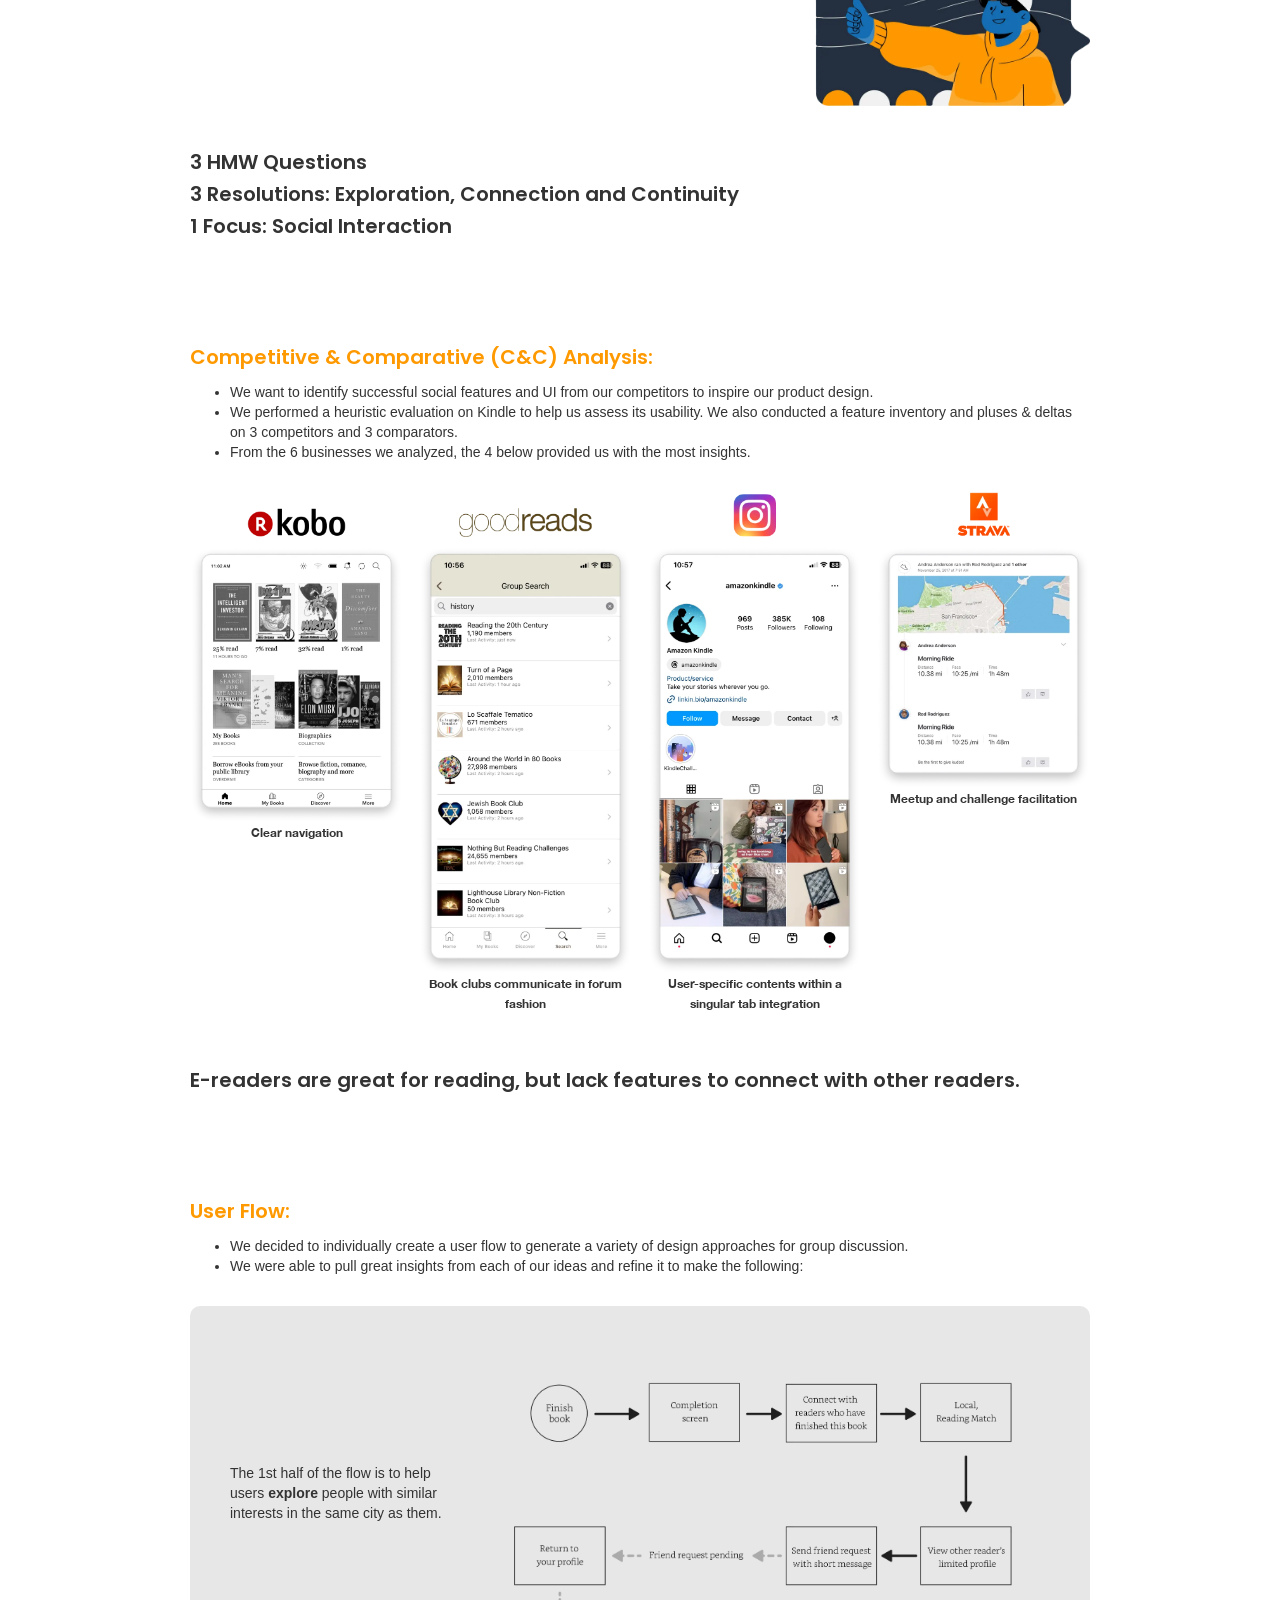
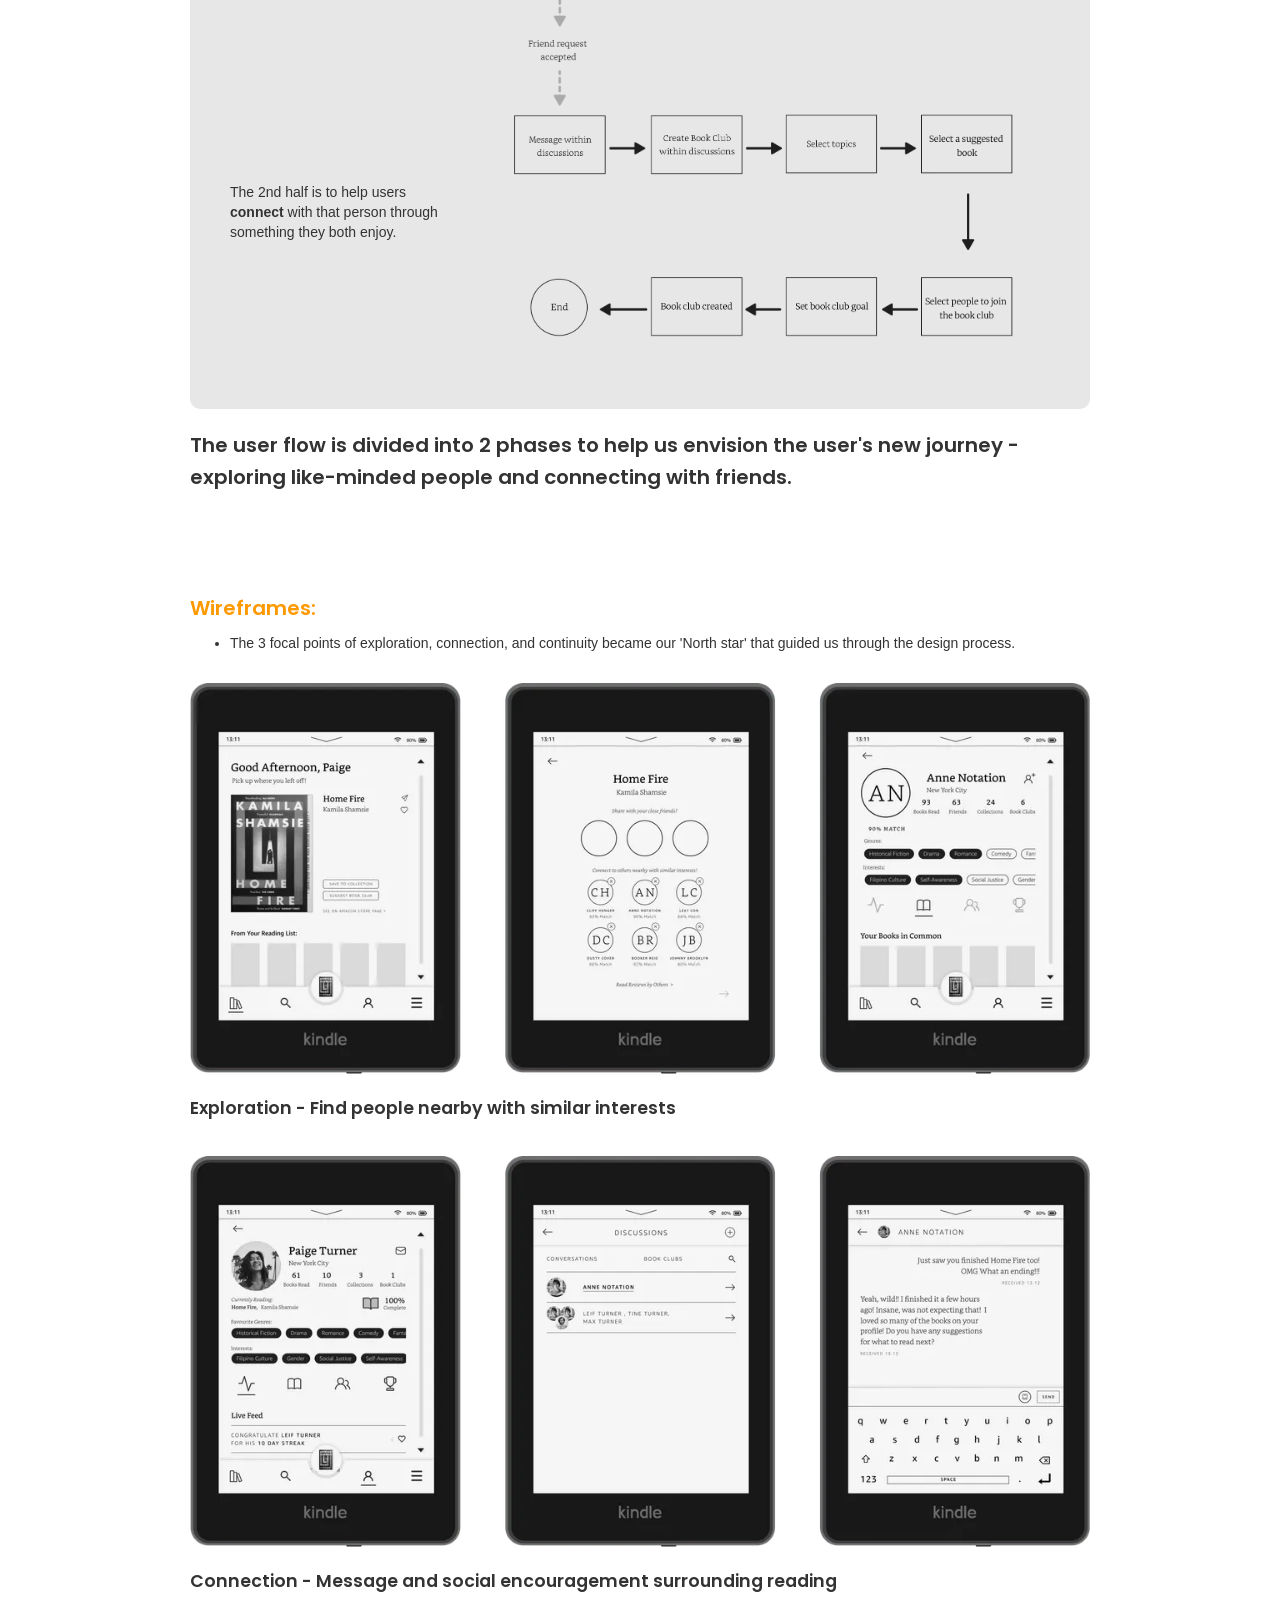
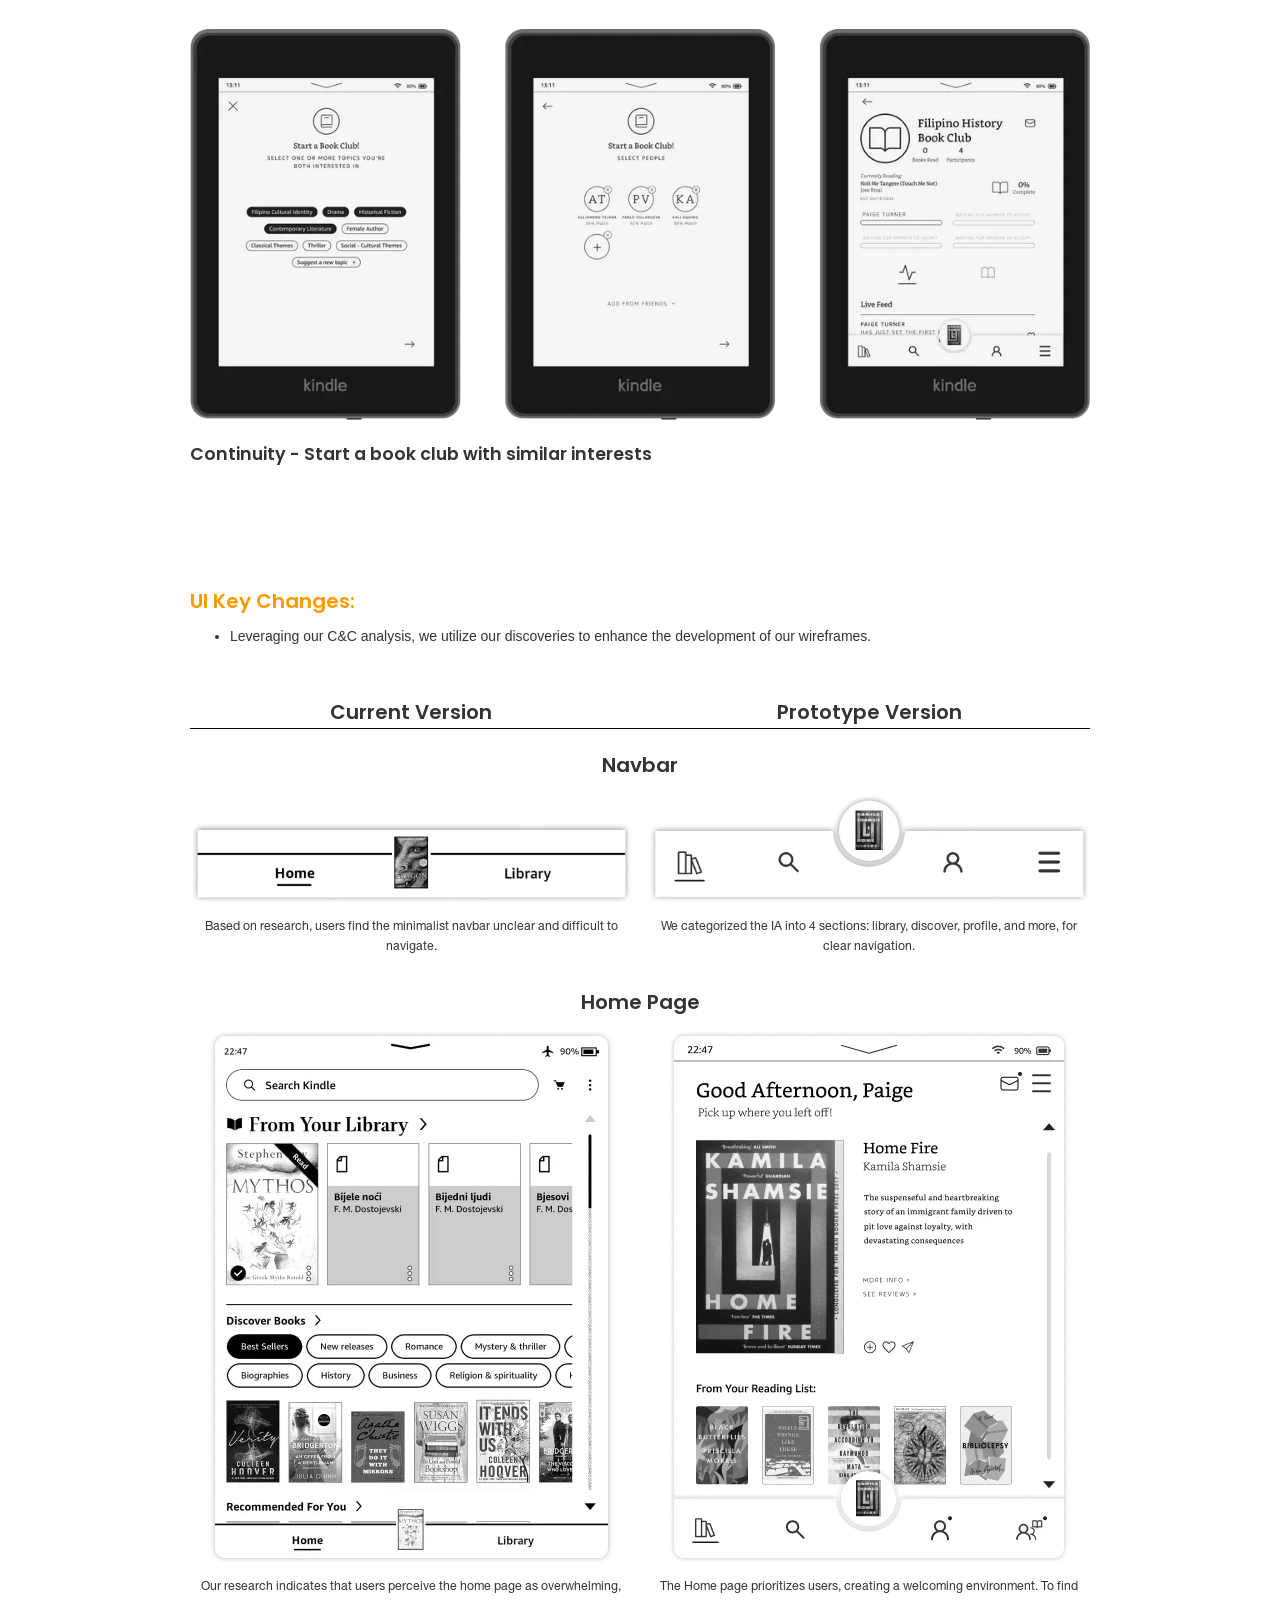
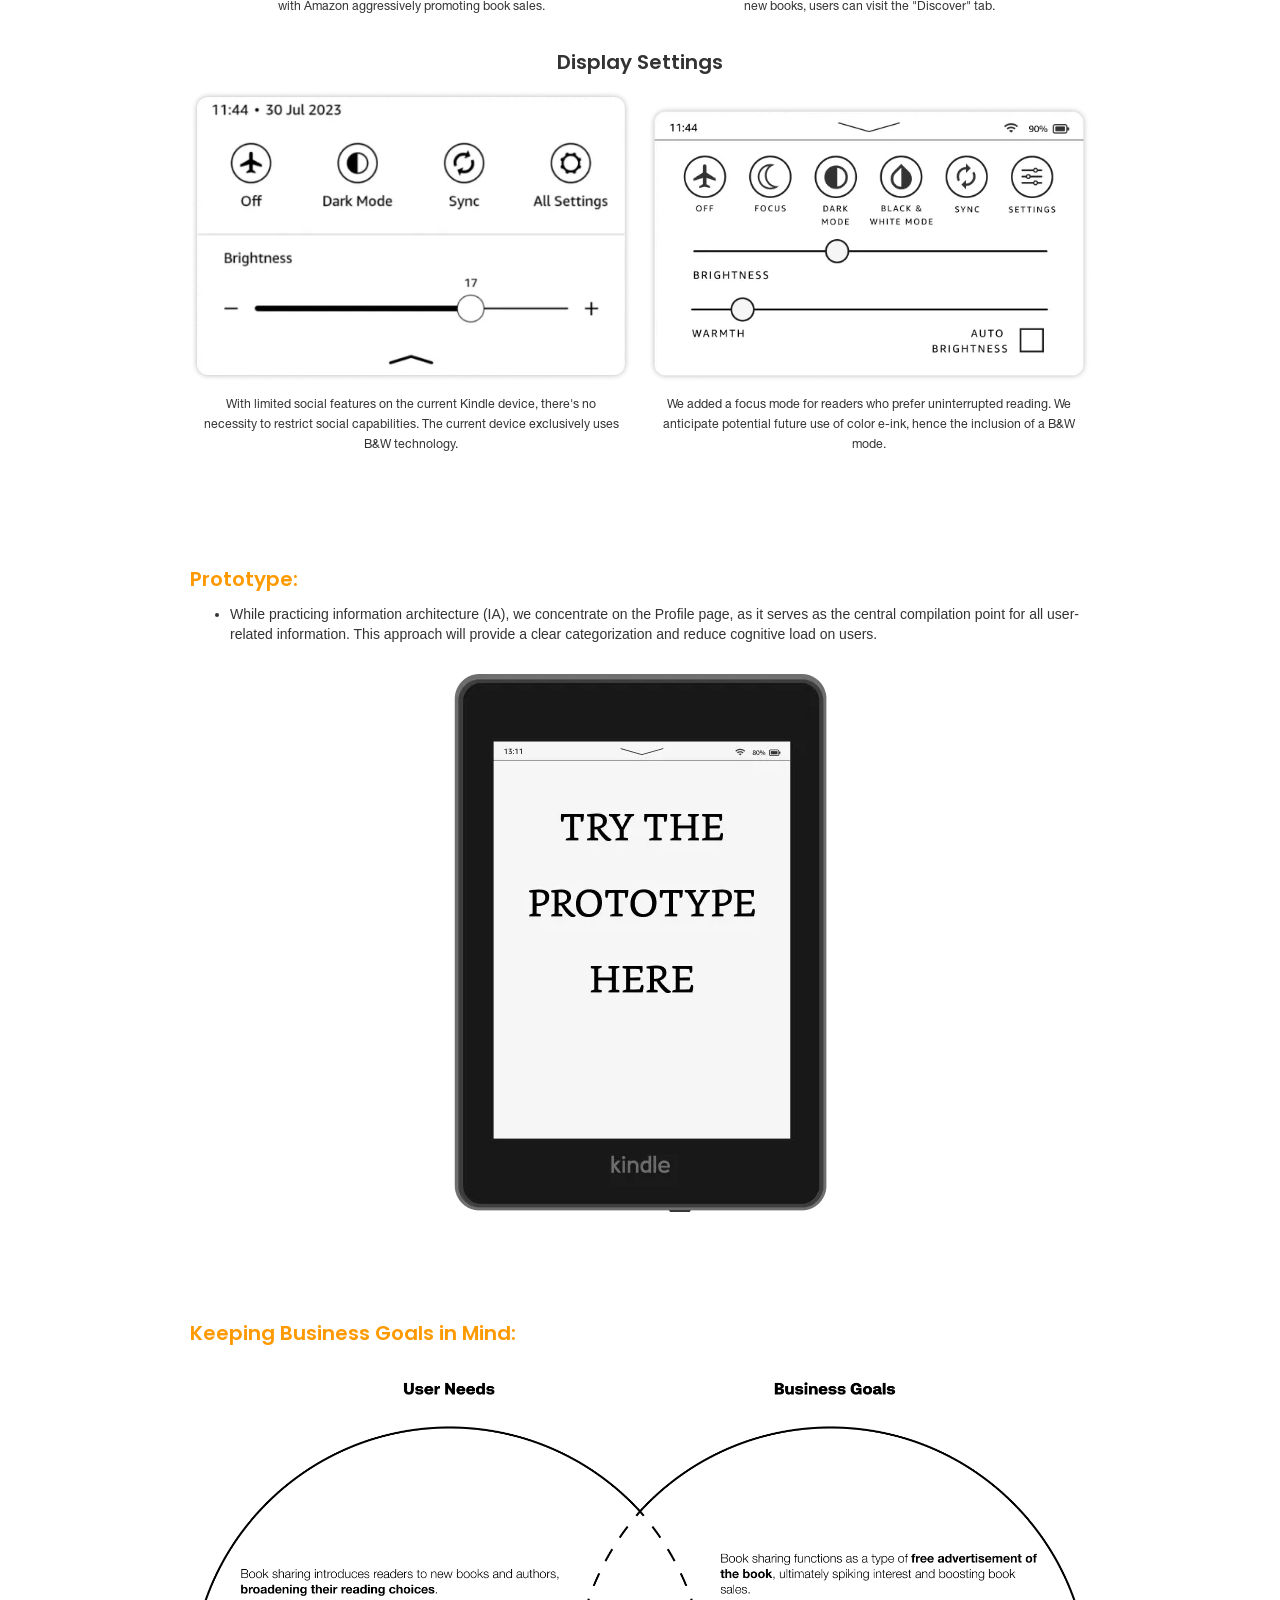
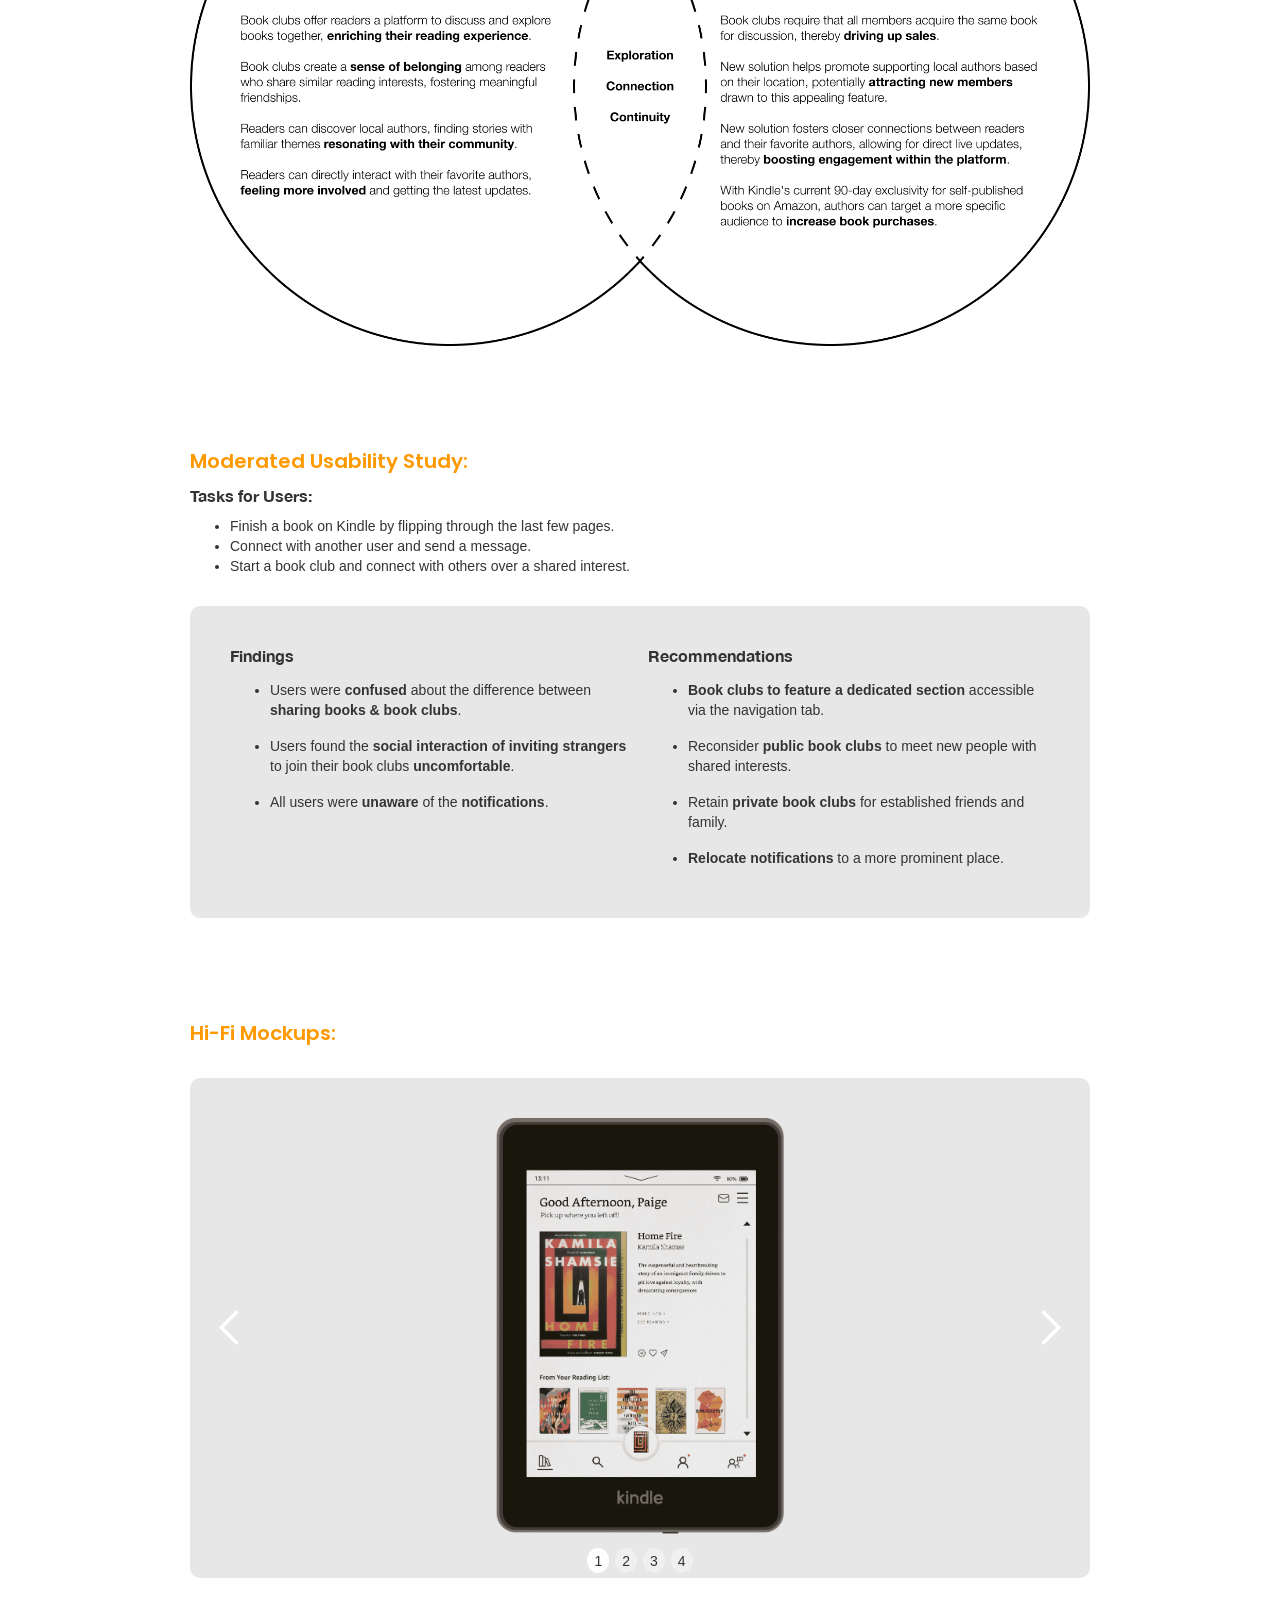
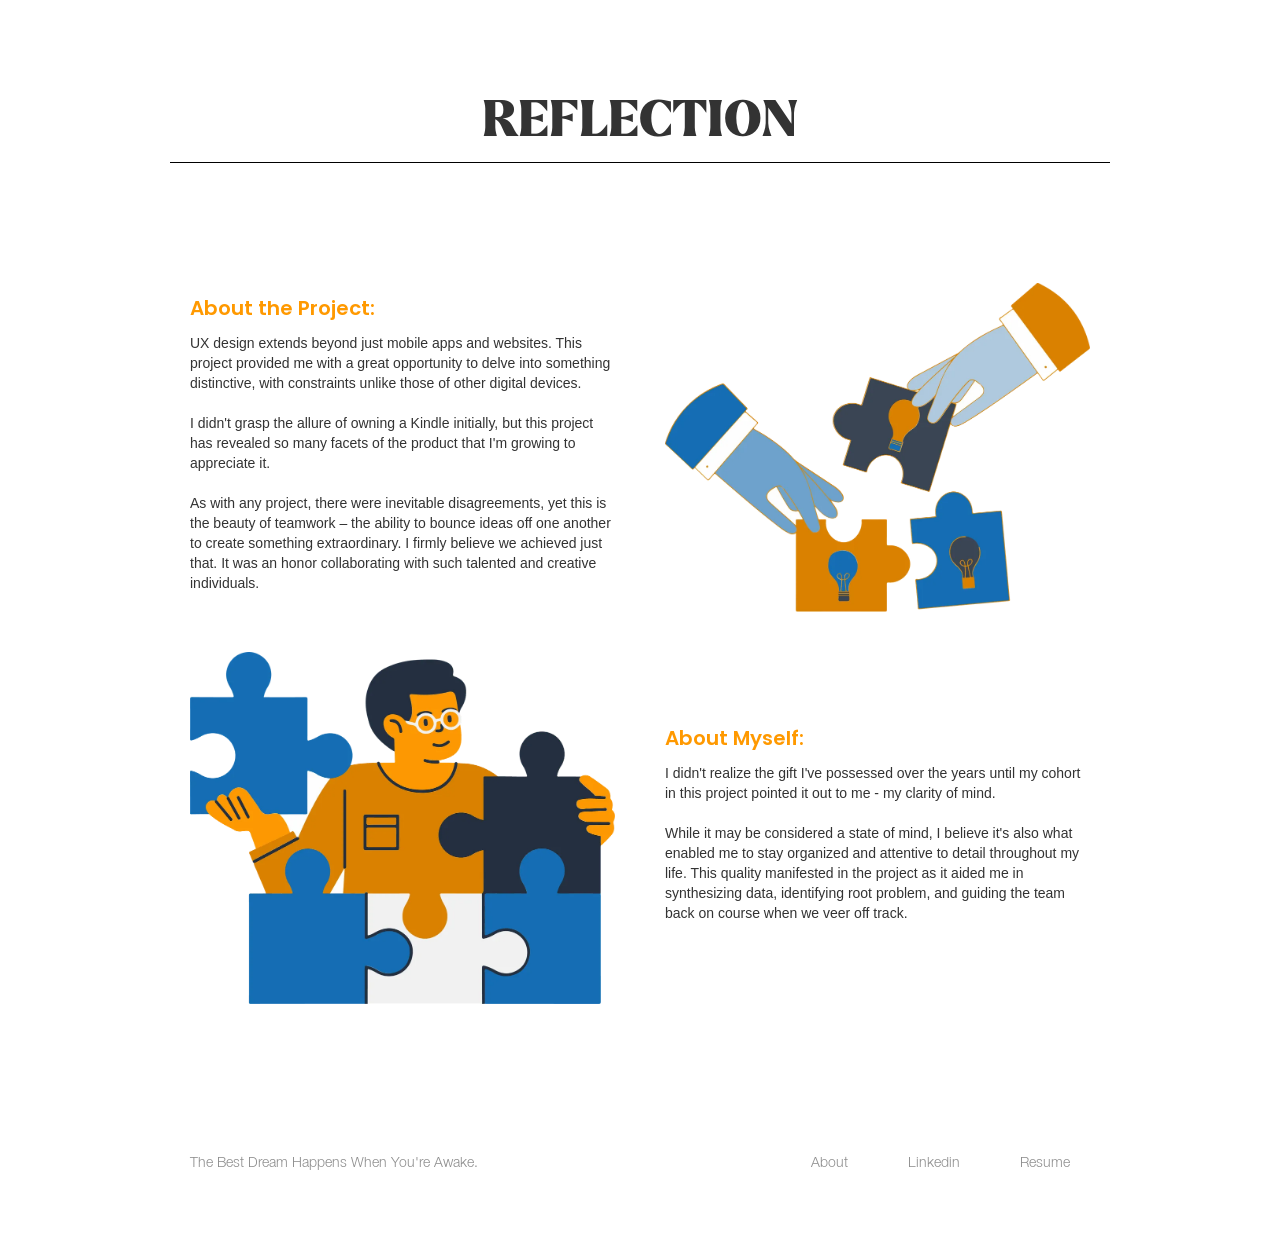
<file: work-kindle.html>
<!DOCTYPE html><!-- Last Published: Thu Jul 18 2024 18:42:02 GMT+0000 (Coordinated Universal Time) --><html data-wf-domain="www.kavierlo.com" data-wf-page="662d73ec067e13a5ab89c4d3" data-wf-site="65fd0057d4eef1ebc6bbf5c2"><head><meta charset="utf-8"/><title>Kavier Lo - Kindle E-Reader Device</title><meta content="Kavier Lo - Kindle E-Reader Device" property="og:title"/><meta content="Kavier Lo - Kindle E-Reader Device" name="twitter:title"/><meta content="width=device-width, initial-scale=1" name="viewport"/><meta content="Webflow" name="generator"/><link href="assets/kavier-portfolio.webflow.a0dfc2156.css" rel="stylesheet" type="text/css"/><script type="text/javascript">!function(o,c){var n=c.documentElement,t=" w-mod-";n.className+=t+"js",("ontouchstart"in o||o.DocumentTouch&&c instanceof DocumentTouch)&&(n.className+=t+"touch")}(window,document);</script><link href="assets/662b18f1006c70f9bf9d51a2_Favicon.png" rel="shortcut icon" type="image/x-icon"/><link href="assets/662b18f8f89fbabb62580abe_Touch-Icon.png" rel="apple-touch-icon"/></head><body><div data-animation="default" data-collapse="medium" data-duration="400" data-easing="ease" data-easing2="ease" role="banner" class="navbar w-nav"><div class="main-container container w-container"><a data-w-id="c932a483-3af5-f1f8-7c62-08e5a7796c7d" href="/" class="brand w-nav-brand"><div class="logo-highlight"></div><img src="assets/662b3accf89fbabb6273523a_Group-39.png" loading="lazy" width="60" height="Auto" alt=""/></a><nav role="navigation" class="nav-menu w-nav-menu"><div data-hover="false" data-delay="0" class="w-dropdown"><div class="work-dropdown-toggle w-dropdown-toggle"><div class="w-icon-dropdown-toggle"></div><div>Work</div></div><nav class="w-dropdown-list"><a href="/work-plantfoundry" class="w-dropdown-link">Plant Foundry E-Commerce Website</a><a href="/work-here" class="w-dropdown-link">HERE Mobile App</a><a href="/work-kindle" aria-current="page" class="w-dropdown-link w--current">Kindle E-Reader Device</a></nav></div><a href="/about" class="about-button w-nav-link">About</a><a href="https://www.linkedin.com/in/kavierlo" target="_blank" class="about-button w-nav-link">Linkedin</a><a href="assets/6696f0a56e95d55dd8f0c9aa_Kavier-Lo---Resume.pdf" class="about-button w-nav-link">Resume</a></nav><div class="w-nav-button"><div class="w-icon-nav-menu"></div></div></div></div><section class="hero-section"><div class="w-layout-blockcontainer hero-container w-container"><h1 class="heading hero slide-in-bottom-200ms">Kindle E-Reader Device</h1><h2 class="heading-2 hero amazon slide-in-bottom-400ms">Enhancing social connection with like-minded readers</h2><img src="assets/661de793a96e7e9615a48007_Hi-Fi-Mockup-Model.webp" loading="lazy" width="Auto" sizes="(max-width: 479px) 92vw, (max-width: 767px) 94vw, (max-width: 991px) 91vw, 900px" alt="" srcset="assets/661de793a96e7e9615a48007_Hi-Fi-Mockup-Model-p-500.webp 500w, assets/661de793a96e7e9615a48007_Hi-Fi-Mockup-Model-p-800.webp 800w, assets/661de793a96e7e9615a48007_Hi-Fi-Mockup-Model-p-1080.webp 1080w, assets/661de793a96e7e9615a48007_Hi-Fi-Mockup-Model-p-1600.webp 1600w, assets/661de793a96e7e9615a48007_Hi-Fi-Mockup-Model.webp 1920w" class="portfolio-hero-image slide-in-bottom-600ms"/></div></section><section class="relative-section"><div class="w-layout-blockcontainer sticky-main-container w-container"><div class="w-layout-grid kindle-sticky-grid"><a href="#Intro" class="kindle-sticky-link-block w-inline-block"><div class="kindle-sticky-heading-3">Intro</div></a><a href="#Research" class="kindle-sticky-link-block w-inline-block"><div class="kindle-sticky-heading-3">Research</div></a><a href="#Design" class="kindle-sticky-link-block w-inline-block"><div class="kindle-sticky-heading-3">Design</div></a><a href="#Prototype" class="kindle-sticky-link-block w-inline-block"><div class="kindle-sticky-heading-3">Prototype</div></a><a href="#Test" class="kindle-sticky-link-block w-inline-block"><div class="kindle-sticky-heading-3">Test</div></a><a id="w-node-a669548f-5840-d7bb-e85b-69b61c402bd8-ab89c4d3" href="#Reflection" class="kindle-sticky-link-block w-inline-block"><div class="kindle-sticky-heading-3">Reflection</div></a></div></div><section id="Intro" class="section"><div class="w-layout-blockcontainer main-container w-container"><div class="w-layout-grid kindle-intro-grid"><div id="w-node-a07b536a-fdbf-e92f-b145-9e5367f9a4c1-ab89c4d3" class="child-div-block"><h3 class="heading-3 kindle">My Role:</h3><p>UX Researcher &amp; UX/UI Designer</p></div><div id="w-node-a07b536a-fdbf-e92f-b145-9e5367f9a4c6-ab89c4d3" class="child-div-block"><h3 class="heading-3 kindle">Project Scope:</h3><p>Myself and 2 other UX designers. 2 weeks.</p></div><div id="w-node-a07b536a-fdbf-e92f-b145-9e5367f9a4cb-ab89c4d3" class="child-div-block"><h3 class="heading-3 kindle">Responsibilities:</h3><p>User interviews, Affinity Mapping, Competitive &amp; Comparative (C&amp;C) Analysis, Journey Mapping, Persona, Information Architecture (IA), Sketching, Wireframing, Prototyping, Usability Testing, Co-workshop Facilitation, Presentation</p></div><div><div class="child-div-block"><h3 class="heading-3 kindle">Tools:</h3><p>Figma, Illustrator, Photoshop Google Workspace, Zoom, Slack</p></div></div></div></div></section><section class="section"><div class="w-layout-blockcontainer main-container w-container"><div class="w-layout-grid kindle-what-is-kindle-grid"><div id="w-node-e6165d3c-9042-bf63-1726-cb7f116491b8-ab89c4d3" class="child-div-block"><h3 class="heading-3 kindle">What is Kindle?</h3><p class="paragraph">Kindle device is an e-reader that allows users to carry a library worth of books in their palm. <br/><br/>Since its launch in 2007, Kindle has evolved over the years with revolutionary technology, from bringing in audio books to launching the app version, from acquiring Goodreads to featuring handwriting support. <br/><br/>Today, Kindle has over 30 million users in just the United States, the continuous rise in popularity of ebooks remains strong.</p></div><div class="child-div-block middle"><img src="assets/6600561d97fdea31bc6598d6_Kindle.webp" loading="eager" alt="" class="project-intro-image"/></div></div></div></section><section class="section"><div class="w-layout-blockcontainer main-container w-container"><div class="single-div-block"><h1 class="heading-3 kindle">Overview:</h1><p class="paragraph">Based on our user research, there is a clear desire to engage in discussions about books and topics of interest with like-minded individuals.<br/><br/>However, current ebook platforms, including Goodreads which is part of the Kindle ecosystem, lack sufficient social interaction features.<br/><br/>Although Goodreads serves as the nearest platform for this purpose, users primarily use it for discovering books rather than social engagement, largely due to its limitations in that regard.</p><div class="h3-text-block">Building meaningful relationships with fellow readers who share similar interests is a challenge on the Kindle platform.</div></div></div></section><section class="section"><div class="w-layout-blockcontainer main-container w-container"><div class="single-div-block"><h1 class="heading-3 kindle">Opportunity:</h1><p class="paragraph">Fueled by hashtags like #booktok and #bookstagram, book lovers are finding a vibrant online community for shared reading experiences. <br/><br/>How can Kindle evolve beyond just an e-reader to become a social platform for book lovers?</p><div class="h3-text-block">Enhance Kindle&#x27;s social interaction capabilities to facilitate exploration and connections among readers with shared interests.</div></div></div></section><section id="Research" class="section large-title"><div class="w-layout-blockcontainer w-container"><h1 class="heading center">RESEARCH</h1><div class="line"></div></div></section><section class="section"><div class="w-layout-blockcontainer main-container w-container"><div class="single-div-block"><h3 class="heading-3 kindle">User Interviews:</h3><ul role="list"><li>The first thing we want to know is the users’ experiences, emotions, and motivations related to reading and social connection.</li><li>9 interviews were conducted. Among them, 5 were Kindle users, providing us with a contrasting perspective on their behavior compared to traditional readers.<br/></li></ul></div><div class="w-layout-blockcontainer grid-container w-container"><div class="w-layout-grid kindle-user-interviews-grid"><div><img src="assets/66009cfe04aa7638dd676a3d_Interview-Takeaway-1.webp" loading="eager" sizes="(max-width: 479px) 359.3333435058594px, (max-width: 767px) 82vw, (max-width: 991px) 83vw, 820px" srcset="assets/66009cfe04aa7638dd676a3d_Interview-Takeaway-1-p-500.webp 500w, assets/66009cfe04aa7638dd676a3d_Interview-Takeaway-1.webp 1806w" alt=""/></div><div><img src="assets/66009fd23ccf390baa71c9f3_Interview-Takeaway-2.webp" loading="eager" sizes="(max-width: 479px) 359.3333435058594px, (max-width: 767px) 82vw, (max-width: 991px) 83vw, 820px" srcset="assets/66009fd23ccf390baa71c9f3_Interview-Takeaway-2-p-500.webp 500w, assets/66009fd23ccf390baa71c9f3_Interview-Takeaway-2.webp 1806w" alt=""/></div><div><img src="assets/66009cfe7cc100ec6becbdb3_Interview-Takeaway-3.webp" loading="eager" sizes="(max-width: 479px) 359.3333435058594px, (max-width: 767px) 82vw, (max-width: 991px) 83vw, 820px" srcset="assets/66009cfe7cc100ec6becbdb3_Interview-Takeaway-3-p-500.webp 500w, assets/66009cfe7cc100ec6becbdb3_Interview-Takeaway-3.webp 1806w" alt=""/></div><div><img src="assets/66009cfe2e7c773b7c7a3c7b_Interview-Takeaway-4.webp" loading="eager" sizes="(max-width: 479px) 359.3333435058594px, (max-width: 767px) 82vw, (max-width: 991px) 83vw, 820px" srcset="assets/66009cfe2e7c773b7c7a3c7b_Interview-Takeaway-4-p-500.webp 500w, assets/66009cfe2e7c773b7c7a3c7b_Interview-Takeaway-4.webp 1806w" alt=""/></div></div></div><div class="h3-text-block">Users expressed a clear desire to engage in discussions about books and topics of interest with like-minded individuals.</div></div></section><section class="section"><div class="w-layout-blockcontainer main-container w-container"><div class="single-div-block"><h3 class="heading-3 kindle">Persona:</h3><ul role="list"><li>We want to build a persona constantly reminding us that we are designing for a group that enjoys reading and discussing books with their friends.</li><li>We combined our key findings from the user interviews to form our persona.<br/></li></ul></div><div class="w-layout-blockcontainer column-container w-container"><div class="w-row"><div class="w-col w-col-2"></div><div class="w-col w-col-8"><img src="assets/6600af439e4cbfc618831251_Persona.webp" loading="eager" sizes="(max-width: 479px) 71vw, (max-width: 767px) 79vw, (max-width: 991px) 54vw, 540px" srcset="assets/6600af439e4cbfc618831251_Persona-p-500.webp 500w, assets/6600af439e4cbfc618831251_Persona-p-800.webp 800w, assets/6600af439e4cbfc618831251_Persona.webp 1200w" alt=""/></div><div class="w-col w-col-2"></div></div></div></div></section><section class="section"><div class="w-layout-blockcontainer main-container w-container"><div class="single-div-block"><h3 class="heading-3 kindle">Journey Map:</h3><ul role="list"><li>We decided to illustrate the before, during and after stages to better capture the mindsets and emotions she experiences.</li><li>Our goal here is to understand how Paige currently finds people who share similar interests in reading, and identify where the pain points occur along this journey.<br/></li><li>This informs us where we should focus on building our solutions.<br/></li></ul></div><div class="child-div-block"><img src="assets/662de69a3fd52738cf1f9a9b_Journey-Map.svg" loading="eager" alt=""/></div><div class="h3-text-block">Exploration and Connection represent the key phases where our focus should lie in developing solutions.</div></div></section><section id="Design" class="section large-title"><div class="w-layout-blockcontainer w-container"><h1 class="heading center">DESIGN</h1><div class="line"></div></div></section><section class="section"><div class="w-layout-blockcontainer main-container w-container"><div class="single-div-block"><h3 class="heading-3 kindle">The Adventure of &quot;Us&quot; - Designing Social Interaction for Lasting Connections:</h3><div class="h4-text-block">How Might We (HMW):</div><ul role="list"><li>Our objective is to explore potential solutions surrounding the topic of social exploration and connection.</li></ul></div><div class="w-layout-grid kindle-hmw-grid"><div id="w-node-_9d3ce139-be7e-11c0-45c6-9014b93adb7a-ab89c4d3" class="child-div-block"><div class="h4-text-block">HMW make feeling alone and disconnected feel like an adventure?</div><ul role="list"><li>We want to establish a community that transforms the experience of being alone into an adventure of <strong>exploring </strong>new friendships and shared experiences.</li></ul></div><div id="w-node-_80918e35-33aa-4fbc-ff7f-a1ab6f67b640-ab89c4d3"><img src="assets/6600d1b1cabf8b360cdef692_Exploration.webp" loading="eager" width="Auto" sizes="(max-width: 479px) 92vw, (max-width: 767px) 94vw, (max-width: 991px) 91vw, 900px" alt="" srcset="assets/6600d1b1cabf8b360cdef692_Exploration-p-500.webp 500w, assets/6600d1b1cabf8b360cdef692_Exploration-p-800.webp 800w, assets/6600d1b1cabf8b360cdef692_Exploration-p-1080.webp 1080w, assets/6600d1b1cabf8b360cdef692_Exploration-p-1600.webp 1600w, assets/6600d1b1cabf8b360cdef692_Exploration-p-2000.webp 2000w, assets/6600d1b1cabf8b360cdef692_Exploration-p-2600.webp 2600w, assets/6600d1b1cabf8b360cdef692_Exploration.webp 3279w" class="image-80vw"/></div></div><div class="w-layout-grid kindle-hmw-grid"><div id="w-node-_1a27bfef-3b12-97bf-fb90-fc2ab8dd5765-ab89c4d3"><img src="assets/6600d51b37f74b60f082a3d4_Connection.webp" loading="eager" sizes="(max-width: 479px) 92vw, (max-width: 767px) 94vw, (max-width: 991px) 91vw, 900px" srcset="assets/6600d51b37f74b60f082a3d4_Connection-p-500.webp 500w, assets/6600d51b37f74b60f082a3d4_Connection-p-800.webp 800w, assets/6600d51b37f74b60f082a3d4_Connection-p-1080.webp 1080w, assets/6600d51b37f74b60f082a3d4_Connection-p-1600.webp 1600w, assets/6600d51b37f74b60f082a3d4_Connection-p-2000.webp 2000w, assets/6600d51b37f74b60f082a3d4_Connection-p-2600.webp 2600w, assets/6600d51b37f74b60f082a3d4_Connection-p-3200.webp 3200w, assets/6600d51b37f74b60f082a3d4_Connection.webp 4393w" alt="" class="image-80vw"/></div><div id="w-node-_1a27bfef-3b12-97bf-fb90-fc2ab8dd575f-ab89c4d3" class="child-div-block"><div class="h4-text-block">HMW support Paige in finding new friends with similar interests?</div><ul role="list"><li>We want to develop a platform that allows user to <strong>connect </strong>with someone they know they can vibe with and support each other.</li></ul></div></div><div class="w-layout-grid kindle-hmw-grid"><div id="w-node-_6d620cdf-26c9-e732-0bd4-a3a69d960187-ab89c4d3" class="child-div-block"><div class="h4-text-block">HMW create a social interaction that allows Paige to meaningfully connect with others nearby, and sustain their connection over shared interests?</div><ul role="list"><li>If we are able to fulfill the previous HMWs in helping users to find friends with similar interests, then we need to build a place where users can socially interact with those people and <strong>continue </strong>their connection.</li></ul></div><div id="w-node-_6d620cdf-26c9-e732-0bd4-a3a69d96018d-ab89c4d3"><img src="assets/6600d792f744daab3b13a548_Continuity.webp" loading="eager" sizes="(max-width: 479px) 92vw, (max-width: 767px) 94vw, (max-width: 991px) 91vw, 900px" srcset="assets/6600d792f744daab3b13a548_Continuity-p-500.webp 500w, assets/6600d792f744daab3b13a548_Continuity-p-800.webp 800w, assets/6600d792f744daab3b13a548_Continuity-p-1080.webp 1080w, assets/6600d792f744daab3b13a548_Continuity-p-1600.webp 1600w, assets/6600d792f744daab3b13a548_Continuity-p-2000.webp 2000w, assets/6600d792f744daab3b13a548_Continuity-p-2600.webp 2600w, assets/6600d792f744daab3b13a548_Continuity-p-3200.webp 3200w, assets/6600d792f744daab3b13a548_Continuity.webp 4108w" alt="" class="image-80vw"/></div></div><div class="h3-text-block">3 HMW Questions<br/>3 Resolutions: Exploration, Connection and Continuity<br/>1 Focus: Social Interaction</div></div></section><section class="section"><div class="w-layout-blockcontainer main-container w-container"><div class="single-div-block"><h3 class="heading-3 kindle">Competitive &amp; Comparative (C&amp;C) Analysis:</h3><ul role="list"><li>We want to identify successful social features and UI from our competitors to inspire our product design.</li><li>We performed a heuristic evaluation on Kindle to help us assess its usability. We also conducted a feature inventory and pluses &amp; deltas on 3 competitors and 3 comparators.</li><li>From the 6 businesses we analyzed, the 4 below provided us with the most insights.</li></ul></div><div class="w-layout-grid kindle-c-c-grid"><div class="single-div-block"><img src="assets/662e0e08b1781cb0cdf0ead8_Group-36.webp" loading="eager" sizes="(max-width: 479px) 92vw, (max-width: 767px) 94vw, (max-width: 991px) 91vw, 900px" srcset="assets/662e0e08b1781cb0cdf0ead8_Group-36-p-500.webp 500w, assets/662e0e08b1781cb0cdf0ead8_Group-36.webp 672w" alt=""/><p class="kindle-c-c-caption">Clear navigation</p></div><div class="single-div-block"><img src="assets/662e0e9e43a4ccf1e0f59ae6_Group-38.webp" loading="eager" sizes="(max-width: 479px) 92vw, (max-width: 767px) 94vw, (max-width: 991px) 91vw, 900px" srcset="assets/662e0e9e43a4ccf1e0f59ae6_Group-38-p-500.webp 500w, assets/662e0e9e43a4ccf1e0f59ae6_Group-38.webp 672w" alt=""/><p class="kindle-c-c-caption">Book clubs communicate in forum fashion</p></div><div class="single-div-block"><img src="assets/662e0fb96f12f5305ea8f3fa_Instagram.webp" loading="eager" sizes="(max-width: 479px) 92vw, (max-width: 767px) 94vw, (max-width: 991px) 91vw, 900px" srcset="assets/662e0fb96f12f5305ea8f3fa_Instagram-p-500.webp 500w, assets/662e0fb96f12f5305ea8f3fa_Instagram.webp 672w" alt=""/><p class="kindle-c-c-caption">User-specific contents within a singular tab integration</p></div><div class="single-div-block"><img src="assets/662e0fb8b1781cb0cdf23eef_Strava.webp" loading="eager" sizes="(max-width: 479px) 92vw, (max-width: 767px) 94vw, (max-width: 991px) 91vw, 900px" srcset="assets/662e0fb8b1781cb0cdf23eef_Strava-p-500.webp 500w, assets/662e0fb8b1781cb0cdf23eef_Strava.webp 672w" alt=""/><p class="kindle-c-c-caption">Meetup and challenge facilitation</p></div></div><div class="h3-text-block">E-readers are great for reading, but lack features to connect with other readers.</div></div></section><section class="section"><div class="w-layout-blockcontainer main-container w-container"><div class="single-div-block"><h3 class="heading-3 kindle">User Flow:</h3><ul role="list"><li>We decided to individually create a user flow to generate a variety of design approaches for group discussion.</li><li>We were able to pull great insights from each of our ideas and refine it to make the following:</li></ul></div><div class="w-layout-blockcontainer grid-container w-container"><div class="w-layout-grid kindle-user-flow-grid"><div id="w-node-_1e3294fd-cf10-200d-c9cc-fc92ef2ffb27-ab89c4d3"><p>The 1st half of the flow is to help users <strong>explore </strong>people with similar interests in the same city as them.</p></div><div id="w-node-_59cafafd-7f98-ebe0-0260-127342f16810-ab89c4d3"><img src="assets/66011f77eafa41ea027bada3_User-Flow.webp" loading="eager" sizes="(max-width: 479px) 359.3333435058594px, (max-width: 767px) 82vw, (max-width: 991px) 83vw, 820px" srcset="assets/66011f77eafa41ea027bada3_User-Flow-p-500.png 500w, assets/66011f77eafa41ea027bada3_User-Flow.webp 1477w" alt=""/></div><div id="w-node-_8fe8a96c-f5da-686c-b4ae-90bf315132c3-ab89c4d3"><p>The 2nd half is to help users <strong>connect </strong>with that person through something they both enjoy.</p></div></div></div><div class="h3-text-block">The user flow is divided into 2 phases to help us envision the user&#x27;s new journey - exploring like-minded people and connecting with friends.</div></div></section><section class="section"><div class="w-layout-blockcontainer main-container w-container"><div class="single-div-block"><h3 class="heading-3 kindle">Wireframes:</h3><ul role="list"><li>The 3 focal points of exploration, connection, and continuity became our &#x27;North star&#x27; that guided us through the design process.</li></ul></div><div class="w-layout-grid kindle-wireframes-grid"><div class="single-div-block"><img src="assets/6608eb0db3bc4e5168f29f7b_Exploration.webp" loading="eager" sizes="(max-width: 479px) 92vw, (max-width: 767px) 94vw, (max-width: 991px) 91vw, 900px" srcset="assets/6608eb0db3bc4e5168f29f7b_Exploration-p-500.webp 500w, assets/6608eb0db3bc4e5168f29f7b_Exploration-p-800.webp 800w, assets/6608eb0db3bc4e5168f29f7b_Exploration-p-1080.webp 1080w, assets/6608eb0db3bc4e5168f29f7b_Exploration-p-1600.webp 1600w, assets/6608eb0db3bc4e5168f29f7b_Exploration-p-2000.webp 2000w, assets/6608eb0db3bc4e5168f29f7b_Exploration.webp 2480w" alt=""/><div class="kindle-wireframes-caption">Exploration - Find people nearby with similar interests</div></div><div><div class="single-div-block"><img src="assets/6608eb11881319e8a32bdf9e_Connection.webp" loading="eager" sizes="(max-width: 479px) 92vw, (max-width: 767px) 94vw, (max-width: 991px) 91vw, 900px" srcset="assets/6608eb11881319e8a32bdf9e_Connection-p-500.webp 500w, assets/6608eb11881319e8a32bdf9e_Connection-p-800.webp 800w, assets/6608eb11881319e8a32bdf9e_Connection-p-1080.webp 1080w, assets/6608eb11881319e8a32bdf9e_Connection-p-1600.webp 1600w, assets/6608eb11881319e8a32bdf9e_Connection-p-2000.webp 2000w, assets/6608eb11881319e8a32bdf9e_Connection.webp 2480w" alt=""/><div class="kindle-wireframes-caption">Connection - Message and social encouragement surrounding reading</div></div></div><div><div class="single-div-block"><img src="assets/6608eb14ccae58b99b163fcc_Continuity.webp" loading="eager" sizes="(max-width: 479px) 92vw, (max-width: 767px) 94vw, (max-width: 991px) 91vw, 900px" srcset="assets/6608eb14ccae58b99b163fcc_Continuity-p-500.webp 500w, assets/6608eb14ccae58b99b163fcc_Continuity-p-800.webp 800w, assets/6608eb14ccae58b99b163fcc_Continuity-p-1080.webp 1080w, assets/6608eb14ccae58b99b163fcc_Continuity-p-1600.webp 1600w, assets/6608eb14ccae58b99b163fcc_Continuity-p-2000.webp 2000w, assets/6608eb14ccae58b99b163fcc_Continuity.webp 2480w" alt=""/><div class="kindle-wireframes-caption">Continuity - Start a book club with similar interests</div></div></div></div></div></section><section class="section"><div class="w-layout-blockcontainer main-container w-container"><div class="single-div-block"><h3 class="heading-3 kindle">UI Key Changes:</h3><ul role="list"><li>Leveraging our C&amp;C analysis, we utilize our discoveries to enhance the development of our wireframes.</li></ul></div><div class="w-layout-grid kindle-ui-key-changes-title-grid"><div id="w-node-_917ec6af-4b36-e6bf-c5ba-c5be0f8d6857-ab89c4d3"><div class="h3-text-block">Current Version</div></div><div id="w-node-_6f13c8f1-fe5e-8a29-b449-a01c46f237ef-ab89c4d3" class="div-block-2"><div class="h3-text-block">Prototype Version</div></div></div><div class="w-layout-grid kindle-ui-key-changes-grid"><div id="w-node-_6425f7bb-9ca9-79d1-4c53-3660d3e4c96d-ab89c4d3" class="mid-left-div-block"><img src="assets/660a7e4913a03232294017e9_Navbar-Before.webp" loading="eager" id="w-node-a0a864c5-5179-c33a-d3c0-e39855c04fa2-ab89c4d3" sizes="(max-width: 479px) 92vw, (max-width: 651px) 93vw, 606px" alt="" srcset="assets/660a7e4913a03232294017e9_Navbar-Before-p-500.webp 500w, assets/660a7e4913a03232294017e9_Navbar-Before.webp 606w"/></div><div id="w-node-_23587829-6888-5886-8136-e1e9361332cf-ab89c4d3" class="bottom-right-div-block"><p id="w-node-c27f71df-a476-d791-fc8a-77eea24ff118-ab89c4d3" class="kindle-ui-key-changes-caption">We categorized the IA into 4 sections: library, discover, profile, and more, for clear navigation.</p></div><div id="w-node-_6f5bd623-1cf4-9dec-9d89-39846fdfda0d-ab89c4d3" class="mid-right-div-block"><img src="assets/660a7e4bbec017e7738e3355_Navbar-After.webp" loading="eager" sizes="(max-width: 479px) 92vw, (max-width: 649px) 93vw, 604px" srcset="assets/660a7e4bbec017e7738e3355_Navbar-After-p-500.png 500w, assets/660a7e4bbec017e7738e3355_Navbar-After.webp 604w" alt=""/></div><div id="w-node-_5dab1877-1125-0cf3-b69f-a88176ab0d17-ab89c4d3" class="bottom-left-div-block"><p class="kindle-ui-key-changes-caption">Based on research, users find the minimalist navbar unclear and difficult to navigate.</p></div><div id="w-node-_8ef74943-9205-b2a3-8dac-00da8f78cb38-ab89c4d3" class="top-div-block"><div class="h3-text-block">Navbar</div></div></div><div class="w-layout-grid kindle-ui-key-changes-grid"><div id="w-node-_99975989-7979-56c7-a4ab-dec9c6b988e2-ab89c4d3" class="mid-left-div-block"><img src="assets/660aea2d126e5a9ebce82cc1_Home-Page-Before.webp" loading="eager" id="w-node-_99975989-7979-56c7-a4ab-dec9c6b988e3-ab89c4d3" alt=""/></div><div id="w-node-_99975989-7979-56c7-a4ab-dec9c6b988e4-ab89c4d3" class="bottom-right-div-block"><p id="w-node-_99975989-7979-56c7-a4ab-dec9c6b988e5-ab89c4d3" class="kindle-ui-key-changes-caption">The Home page prioritizes users, creating a welcoming environment. To find new books, users can visit the &quot;Discover&quot; tab.</p></div><div id="w-node-_99975989-7979-56c7-a4ab-dec9c6b988e7-ab89c4d3" class="mid-right-div-block"><img src="assets/660af8135d4f13261d6017de_Home-Page-After.webp" loading="eager" alt=""/></div><div id="w-node-_99975989-7979-56c7-a4ab-dec9c6b988e9-ab89c4d3" class="bottom-left-div-block"><p class="kindle-ui-key-changes-caption">Our research indicates that users perceive the home page as overwhelming, with Amazon aggressively promoting book sales.</p></div><div id="w-node-_99975989-7979-56c7-a4ab-dec9c6b988ec-ab89c4d3" class="top-div-block"><div class="h3-text-block">Home Page</div></div></div><div class="w-layout-grid kindle-ui-key-changes-grid"><div id="w-node-_6f5be1ff-b66e-a1ab-98a8-ba91ade783a6-ab89c4d3" class="mid-left-div-block"><img src="assets/660b05258d224a2e6073c588_Display-Before.webp" loading="eager" id="w-node-_6f5be1ff-b66e-a1ab-98a8-ba91ade783a7-ab89c4d3" sizes="(max-width: 479px) 92vw, (max-width: 613px) 93vw, 571px" alt="" srcset="assets/660b05258d224a2e6073c588_Display-Before-p-500.webp 500w, assets/660b05258d224a2e6073c588_Display-Before.webp 571w"/></div><div id="w-node-_6f5be1ff-b66e-a1ab-98a8-ba91ade783a8-ab89c4d3" class="bottom-right-div-block"><p id="w-node-_6f5be1ff-b66e-a1ab-98a8-ba91ade783a9-ab89c4d3" class="kindle-ui-key-changes-caption">We added a focus mode for readers who prefer uninterrupted reading. We anticipate potential future use of color e-ink, hence the inclusion of a B&amp;W mode.</p></div><div id="w-node-_6f5be1ff-b66e-a1ab-98a8-ba91ade783ab-ab89c4d3" class="mid-right-div-block"><img src="assets/660b04d3583f9dace6ad8e32_Display-After.webp" loading="eager" sizes="(max-width: 479px) 92vw, (max-width: 648px) 93vw, 603px" srcset="assets/660b04d3583f9dace6ad8e32_Display-After-p-500.webp 500w, assets/660b04d3583f9dace6ad8e32_Display-After.webp 603w" alt=""/></div><div id="w-node-_6f5be1ff-b66e-a1ab-98a8-ba91ade783ad-ab89c4d3" class="bottom-left-div-block"><p class="kindle-ui-key-changes-caption">With limited social features on the current Kindle device, there&#x27;s no necessity to restrict social capabilities. The current device exclusively uses B&amp;W technology.</p></div><div id="w-node-_6f5be1ff-b66e-a1ab-98a8-ba91ade783b0-ab89c4d3" class="top-div-block"><div class="h3-text-block">Display Settings</div></div></div></div></section><section id="Prototype" class="section"><div class="w-layout-blockcontainer main-container w-container"><div class="single-div-block"><h3 class="heading-3 kindle">Prototype:</h3><ul role="list"><li>While practicing information architecture (IA), we concentrate on the Profile page, as it serves as the central compilation point for all user-related information. This approach will provide a clear categorization and reduce cognitive load on users.</li></ul></div><div class="w-layout-grid kindle-prototype-grid"><div></div><a id="w-node-_68d70c0e-67a8-3369-13e6-e4ecda615c77-ab89c4d3" href="https://www.figma.com/proto/oQteNCEokOBMbzvDXbVLwO/Kindle-Prototype?node-id=23-107&amp;starting-point-node-id=23%3A107&amp;mode=design&amp;t=umaKSpPeQFYa0XPi-1" target="_blank" class="w-inline-block"><img src="assets/660a3e01d4cb0876d0769d89_Prototype.webp" loading="eager" alt=""/></a><div></div></div></div></section><section class="section"><div class="w-layout-blockcontainer main-container w-container"><div class="single-div-block"><h3 class="heading-3 kindle">Keeping Business Goals in Mind:</h3></div><div class="child-div-block"><img src="assets/661dbdfa60a0691a5fc5e6ab_Venn-Diagram.webp" loading="eager" sizes="(max-width: 479px) 92vw, (max-width: 767px) 94vw, (max-width: 991px) 91vw, 900px" srcset="assets/661dbdfa60a0691a5fc5e6ab_Venn-Diagram-p-500.png 500w, assets/661dbdfa60a0691a5fc5e6ab_Venn-Diagram.webp 1748w" alt=""/></div></div></section><section id="Test" class="section"><div class="w-layout-blockcontainer main-container w-container"><div class="single-div-block"><h3 class="heading-3 kindle">Moderated Usability Study:</h3><div class="h4-text-block">Tasks for Users:</div><ul role="list"><li>Finish a book on Kindle by flipping through the last few pages.</li><li>Connect with another user and send a message.</li><li>Start a book club and connect with others over a shared interest.</li></ul></div><div class="w-layout-blockcontainer grid-container w-container"><div class="w-layout-grid kindle-usability-study-grid"><div class="kindle-usability-study-div-block"><div class="h4-text-block">Findings</div><ul role="list" class="list-2"><li>Users were <strong>confused </strong>about the difference between <strong>sharing books &amp; book clubs</strong>.</li><li>Users found the <strong>social interaction of inviting strangers</strong> to join their book clubs <strong>uncomfortable</strong>.</li><li>All users were <strong>unaware </strong>of the <strong>notifications</strong>.</li></ul></div><div class="kindle-usability-study-div-block"><div class="h4-text-block">Recommendations</div><ul role="list" class="list-2"><li><strong>Book clubs to feature a dedicated section</strong> accessible via the navigation tab.</li><li>Reconsider <strong>public book clubs</strong> to meet new people with shared interests.</li><li>Retain <strong>private book clubs</strong> for established friends and family.</li><li><strong>Relocate notifications</strong> to a more prominent place.</li></ul></div></div></div></div></section><section class="section"><div class="w-layout-blockcontainer main-container w-container"><div class="single-div-block"><h3 class="heading-3 kindle">Hi-Fi Mockups:</h3></div><div data-delay="4000" data-animation="slide" class="slider w-slider" data-autoplay="false" data-easing="ease" data-hide-arrows="false" data-disable-swipe="false" data-autoplay-limit="0" data-nav-spacing="3" data-duration="500" data-infinite="true"><div class="w-slider-mask"><div class="kindle-hi-fi-slide w-slide"></div><div class="kindle-hi-fi-slide slide-2 w-slide"></div><div class="kindle-hi-fi-slide slide-3 w-slide"></div><div class="kindle-hi-fi-slide slide-4 w-slide"></div></div><div class="w-slider-arrow-left"><div class="w-icon-slider-left"></div></div><div class="w-slider-arrow-right"><div class="w-icon-slider-right"></div></div><div class="w-slider-nav w-round w-num"></div></div></div></section><section id="Reflection" class="section"><div class="w-layout-blockcontainer w-container"><h1 class="heading center">REFLECTION</h1><div class="line"></div></div></section><section class="section"><div class="w-layout-blockcontainer main-container w-container"></div><div class="w-layout-blockcontainer main-container w-container"><div class="w-layout-grid kindle-learning-grid"><div id="w-node-_4a6a2948-b90b-6557-d31a-6c93de9b1d67-ab89c4d3" class="child-div-block"><h3 class="heading-3 kindle">About the Project:</h3><p>UX design extends beyond just mobile apps and websites. This project provided me with a great opportunity to delve into something distinctive, with constraints unlike those of other digital devices. <br/><br/>I didn&#x27;t grasp the allure of owning a Kindle initially, but this project has revealed so many facets of the product that I&#x27;m growing to appreciate it. <br/><br/>As with any project, there were inevitable disagreements, yet this is the beauty of teamwork – the ability to bounce ideas off one another to create something extraordinary. I firmly believe we achieved just that. It was an honor collaborating with such talented and creative individuals.</p></div><div id="w-node-_4a6a2948-b90b-6557-d31a-6c93de9b1d70-ab89c4d3"><img src="assets/663002e70eaacf100c5cd9dd_About-the-Project.webp" loading="eager" width="Auto" sizes="(max-width: 479px) 92vw, (max-width: 767px) 94vw, (max-width: 991px) 91vw, 900px" alt="" srcset="assets/663002e70eaacf100c5cd9dd_About-the-Project-p-500.png 500w, assets/663002e70eaacf100c5cd9dd_About-the-Project-p-800.png 800w, assets/663002e70eaacf100c5cd9dd_About-the-Project-p-1080.webp 1080w, assets/663002e70eaacf100c5cd9dd_About-the-Project.webp 1877w" class="image-80vw"/></div></div><div class="w-layout-grid kindle-learning-grid"><div id="w-node-_3983d86e-9ddc-cc26-877d-3db75ef04568-ab89c4d3"><img src="assets/663003d3c09ac26e41b13ce6_About-Myself.webp" loading="eager" width="Auto" sizes="(max-width: 479px) 92vw, (max-width: 767px) 94vw, (max-width: 991px) 91vw, 900px" alt="" srcset="assets/663003d3c09ac26e41b13ce6_About-Myself-p-500.webp 500w, assets/663003d3c09ac26e41b13ce6_About-Myself-p-800.webp 800w, assets/663003d3c09ac26e41b13ce6_About-Myself-p-1080.webp 1080w, assets/663003d3c09ac26e41b13ce6_About-Myself.webp 1703w" class="image-80vw"/></div><div id="w-node-_3983d86e-9ddc-cc26-877d-3db75ef0455d-ab89c4d3" class="child-div-block"><h3 class="heading-3 kindle">About Myself:</h3><p>I didn&#x27;t realize the gift I&#x27;ve possessed over the years until my cohort in this project pointed it out to me - my clarity of mind.<br/><br/>While it may be considered a state of mind, I believe it&#x27;s also what enabled me to stay organized and attentive to detail throughout my life. This quality manifested in the project as it aided me in synthesizing data, identifying root problem, and guiding the team back on course when we veer off track.</p></div></div></div></section></section><section class="section-2"><div class="w-layout-blockcontainer main-container w-container"><div class="footer-block"><p class="paragraph-3">The best dream happens when you&#x27;re awake.</p><div class="footer-link-block"><a href="/about" class="footer-link">About</a><a href="https://www.linkedin.com/in/kavierlo" target="_blank" class="footer-link">Linkedin</a><a href="assets/6696f0a56e95d55dd8f0c9aa_Kavier-Lo---Resume.pdf" class="footer-link">Resume</a></div></div></div></section><script src="assets/jquery-3.5.1.min.dc5e7f18c8.js" type="text/javascript" integrity="sha256-9/aliU8dGd2tb6OSsuzixeV4y/faTqgFtohetphbbj0=" crossorigin="anonymous"></script><script src="assets/webflow.a12fd6b52.js" type="text/javascript"></script></body></html>
</file>
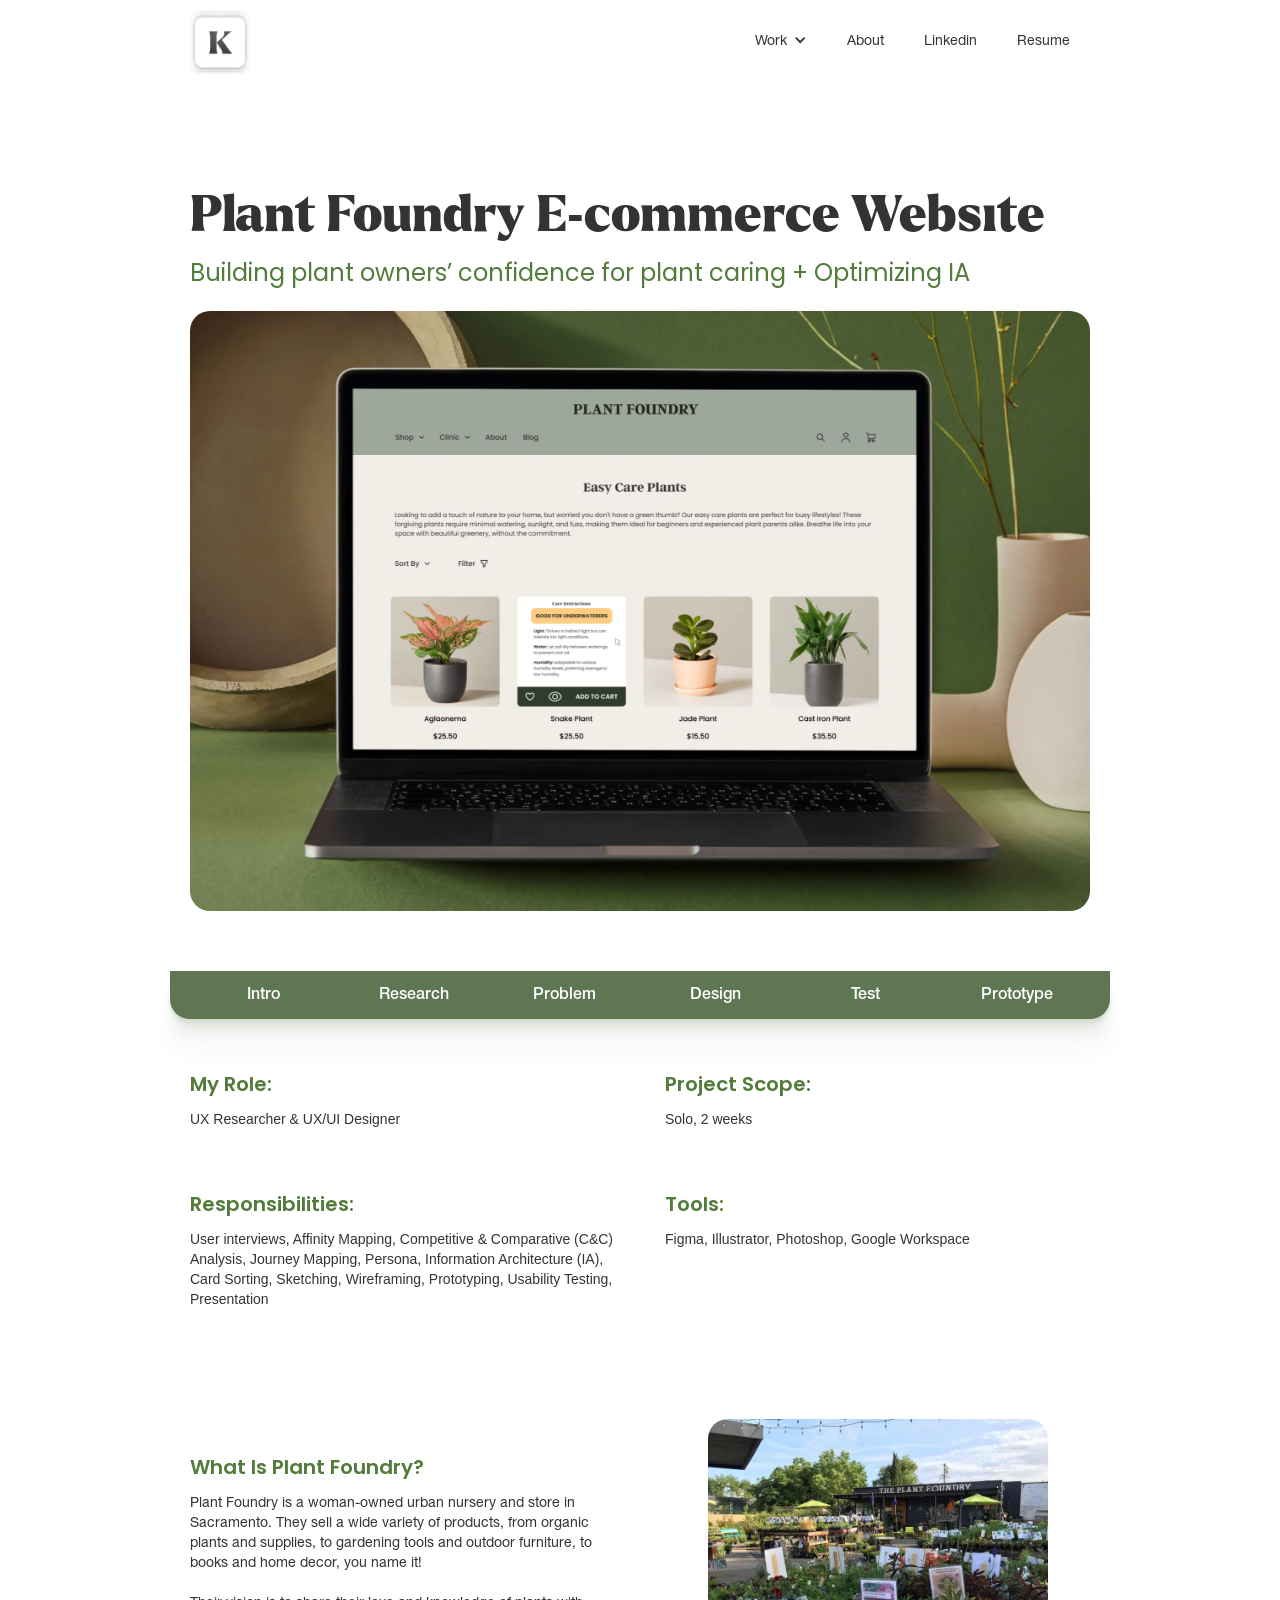
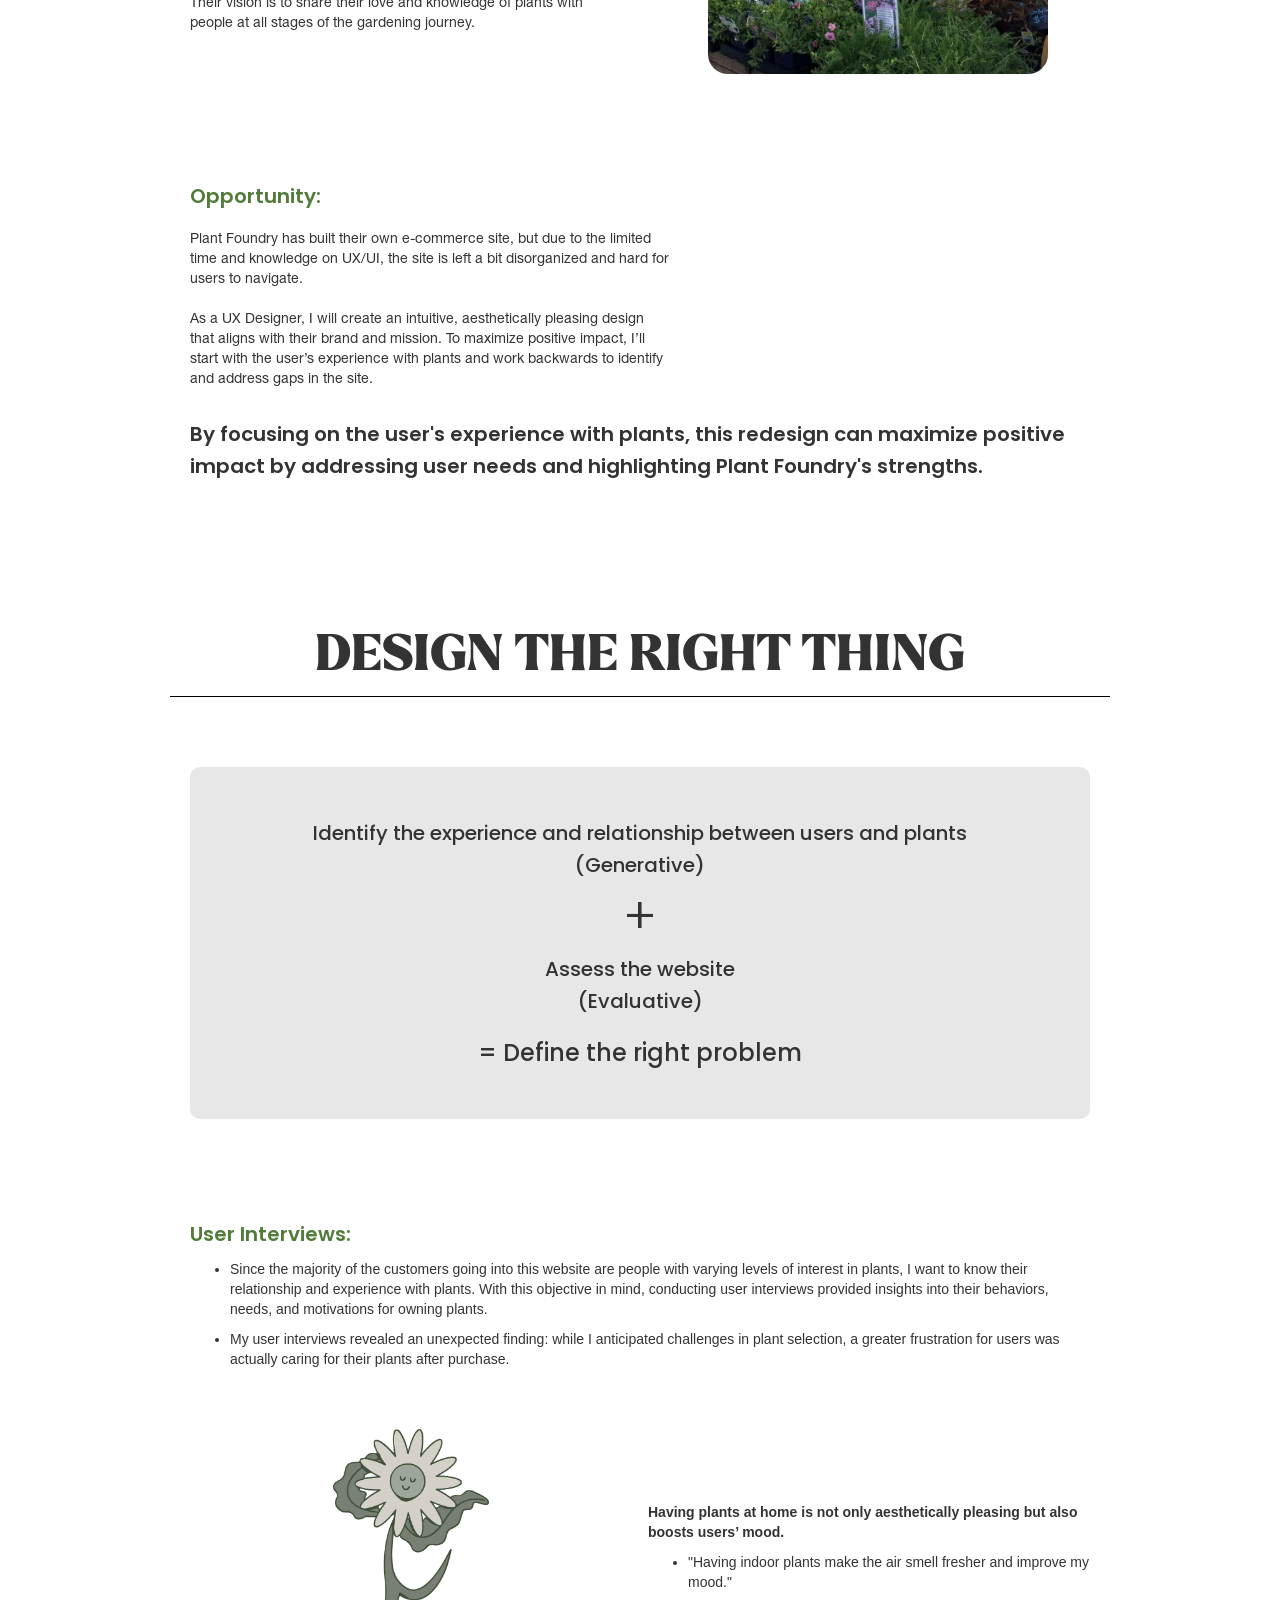
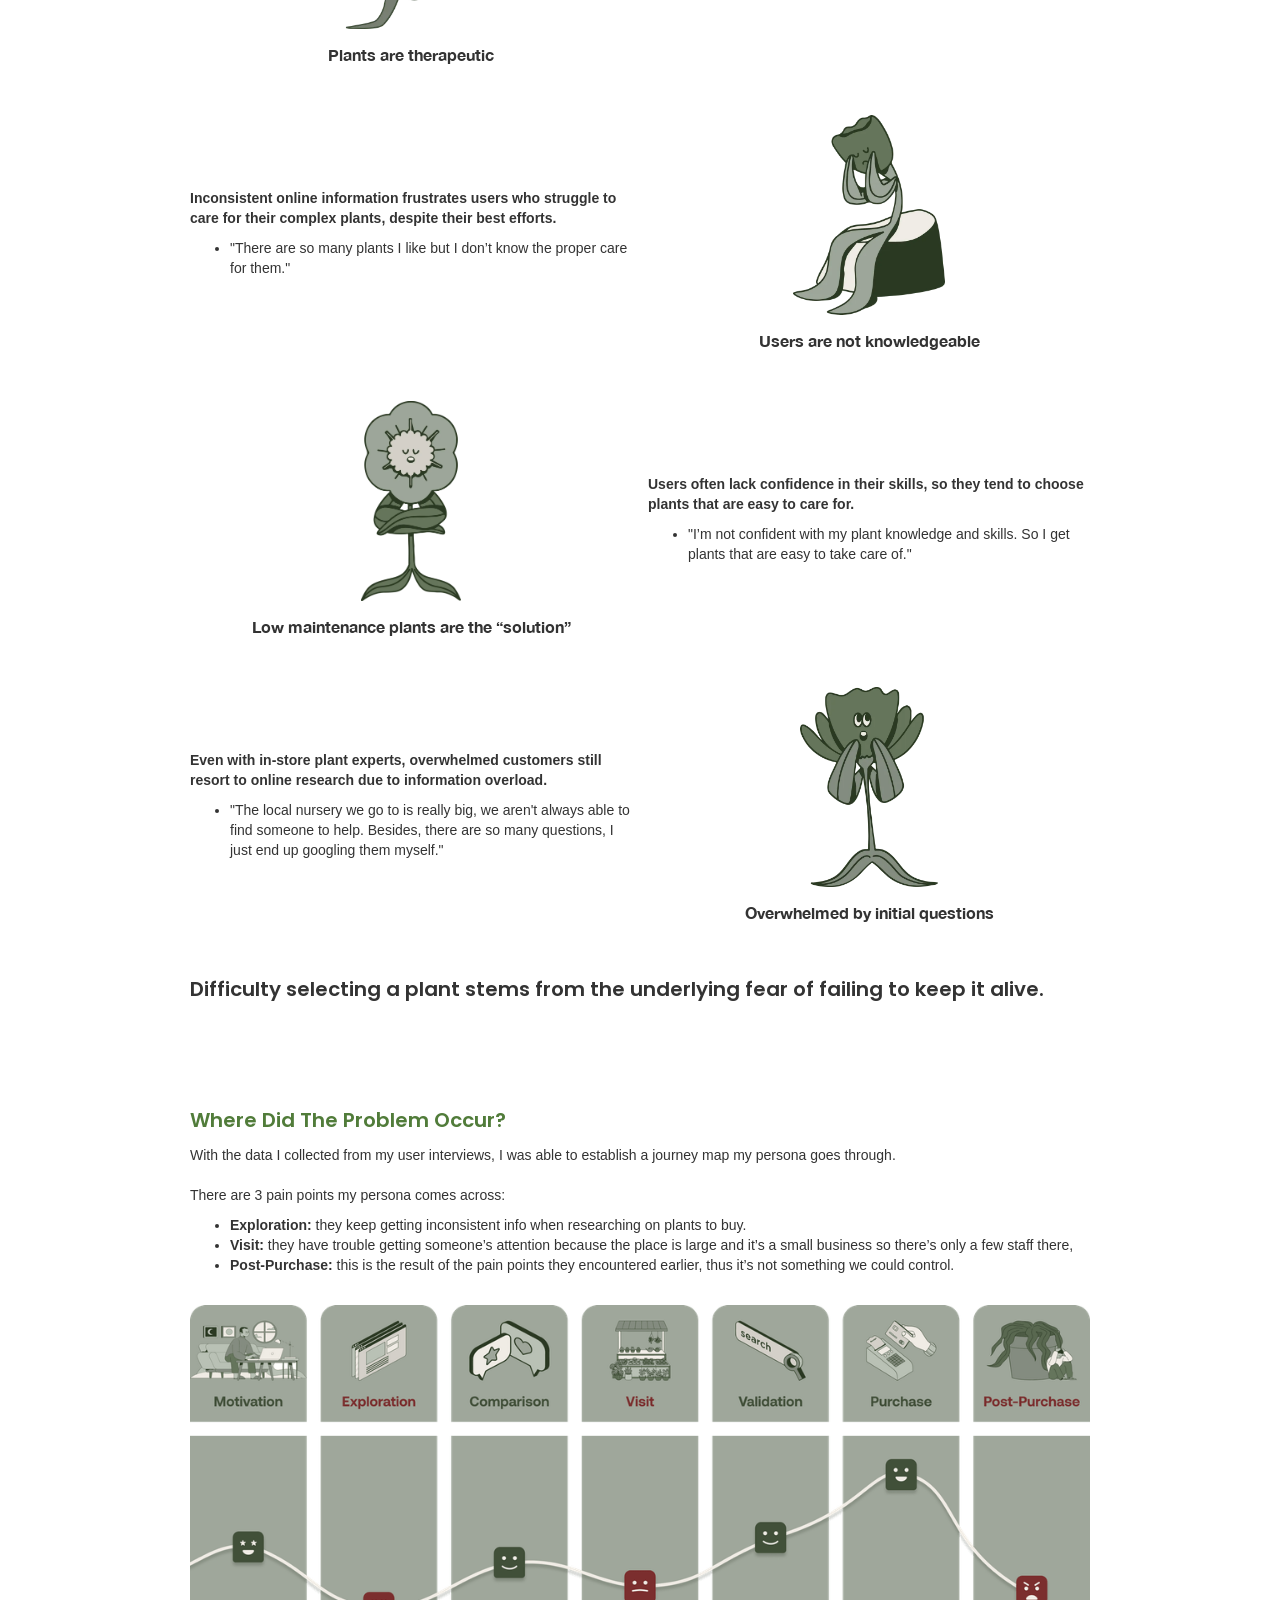
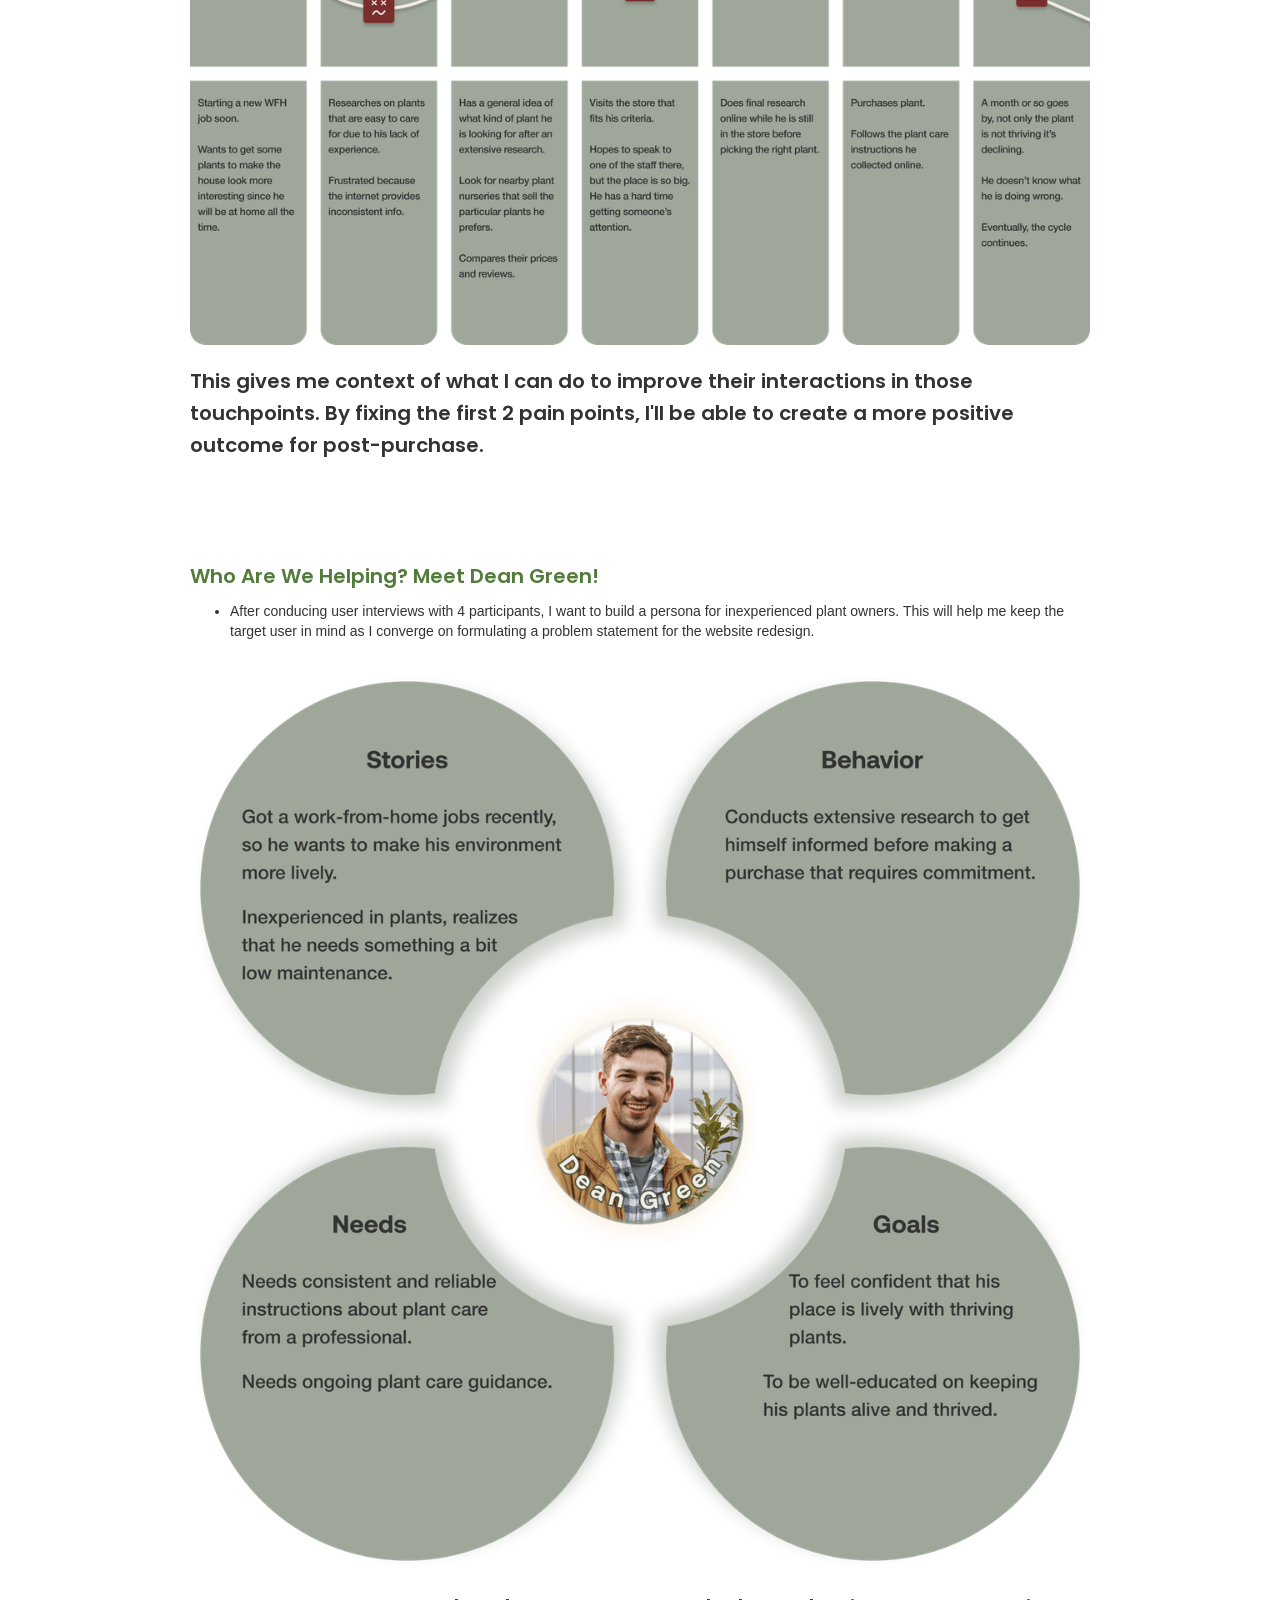
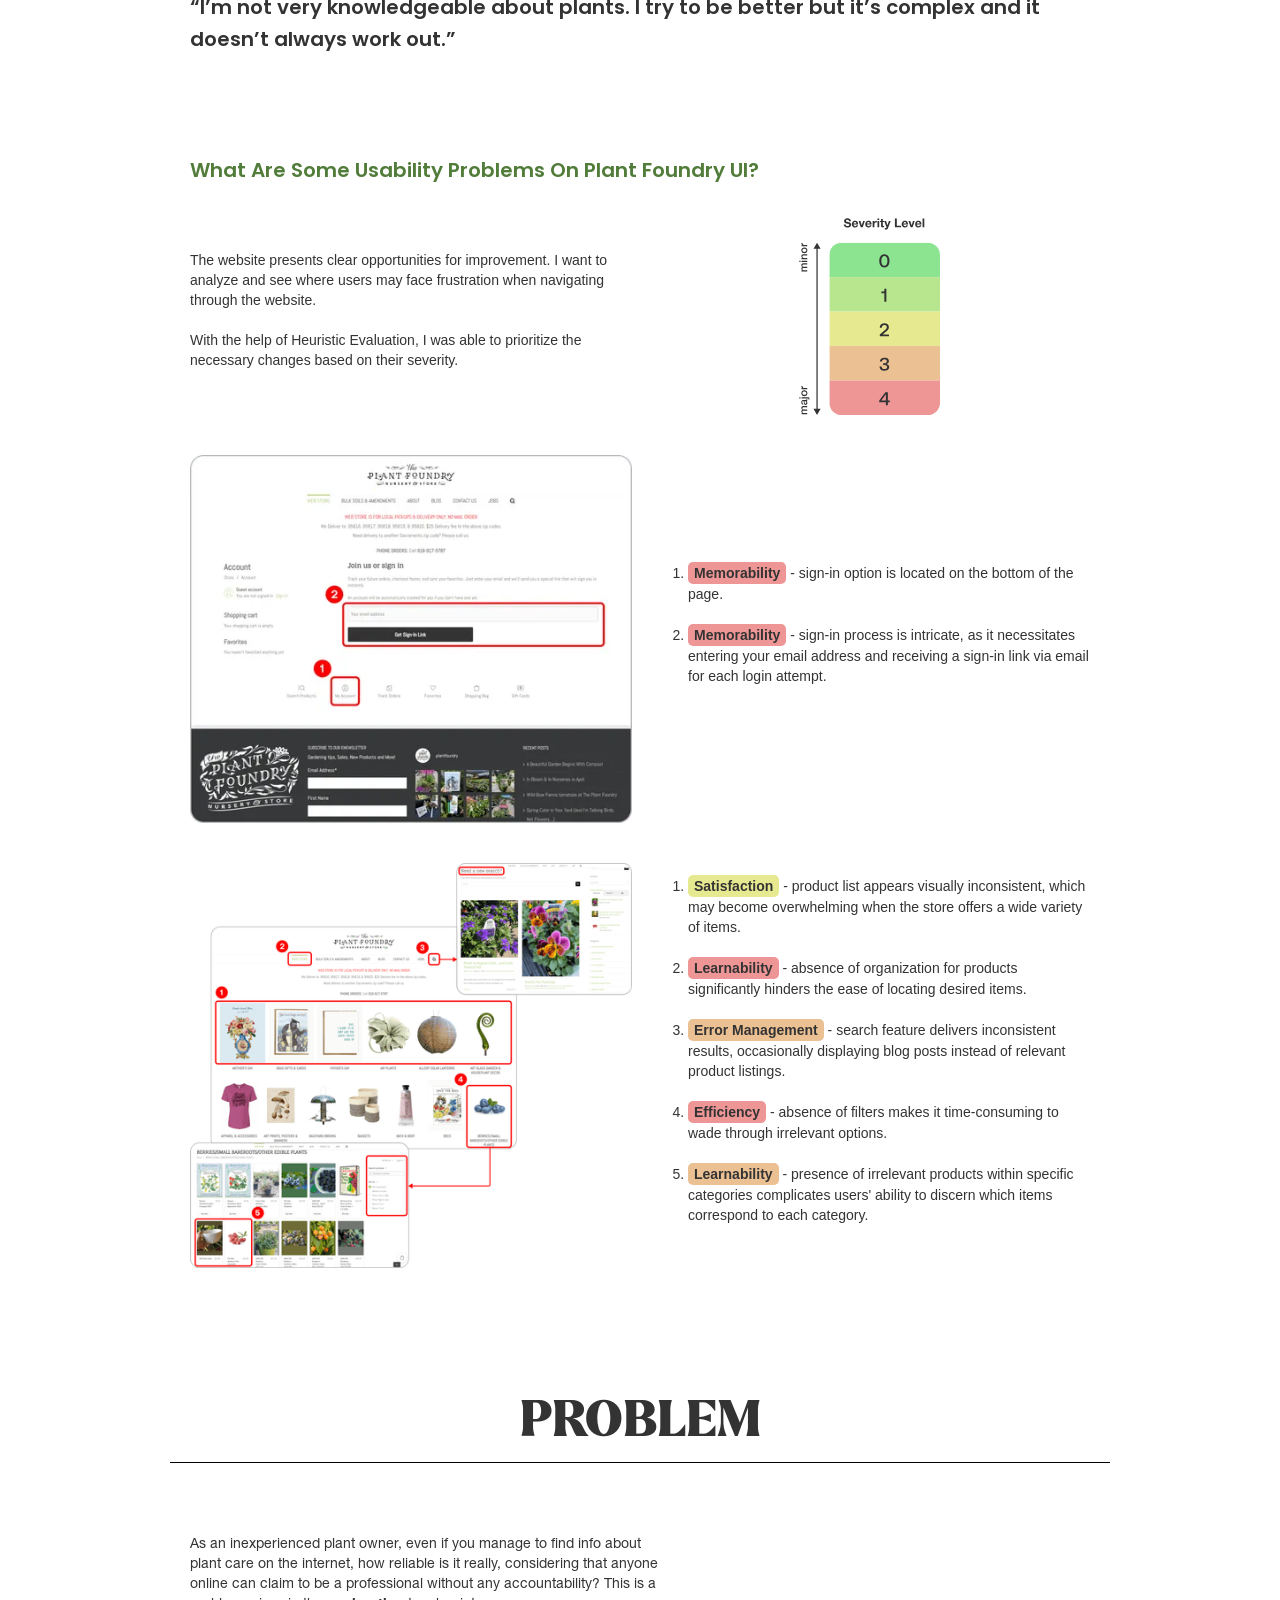
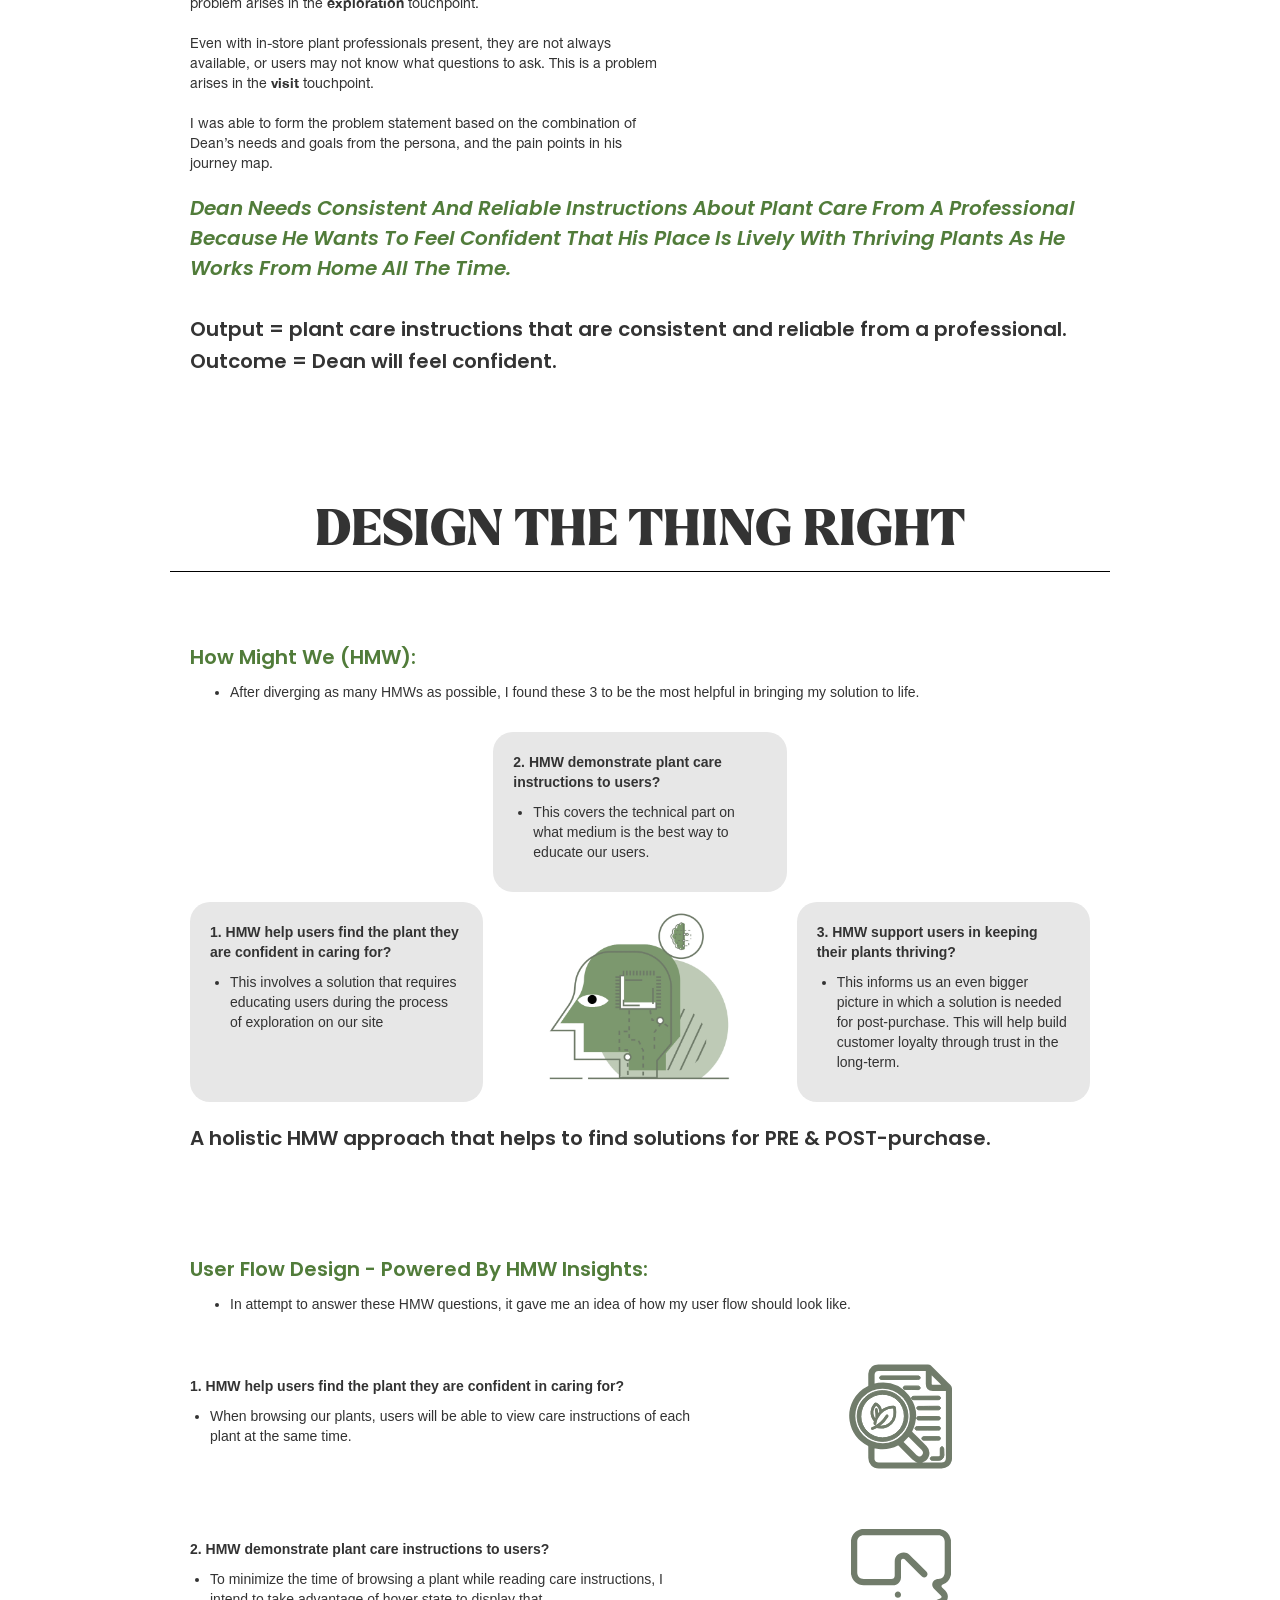
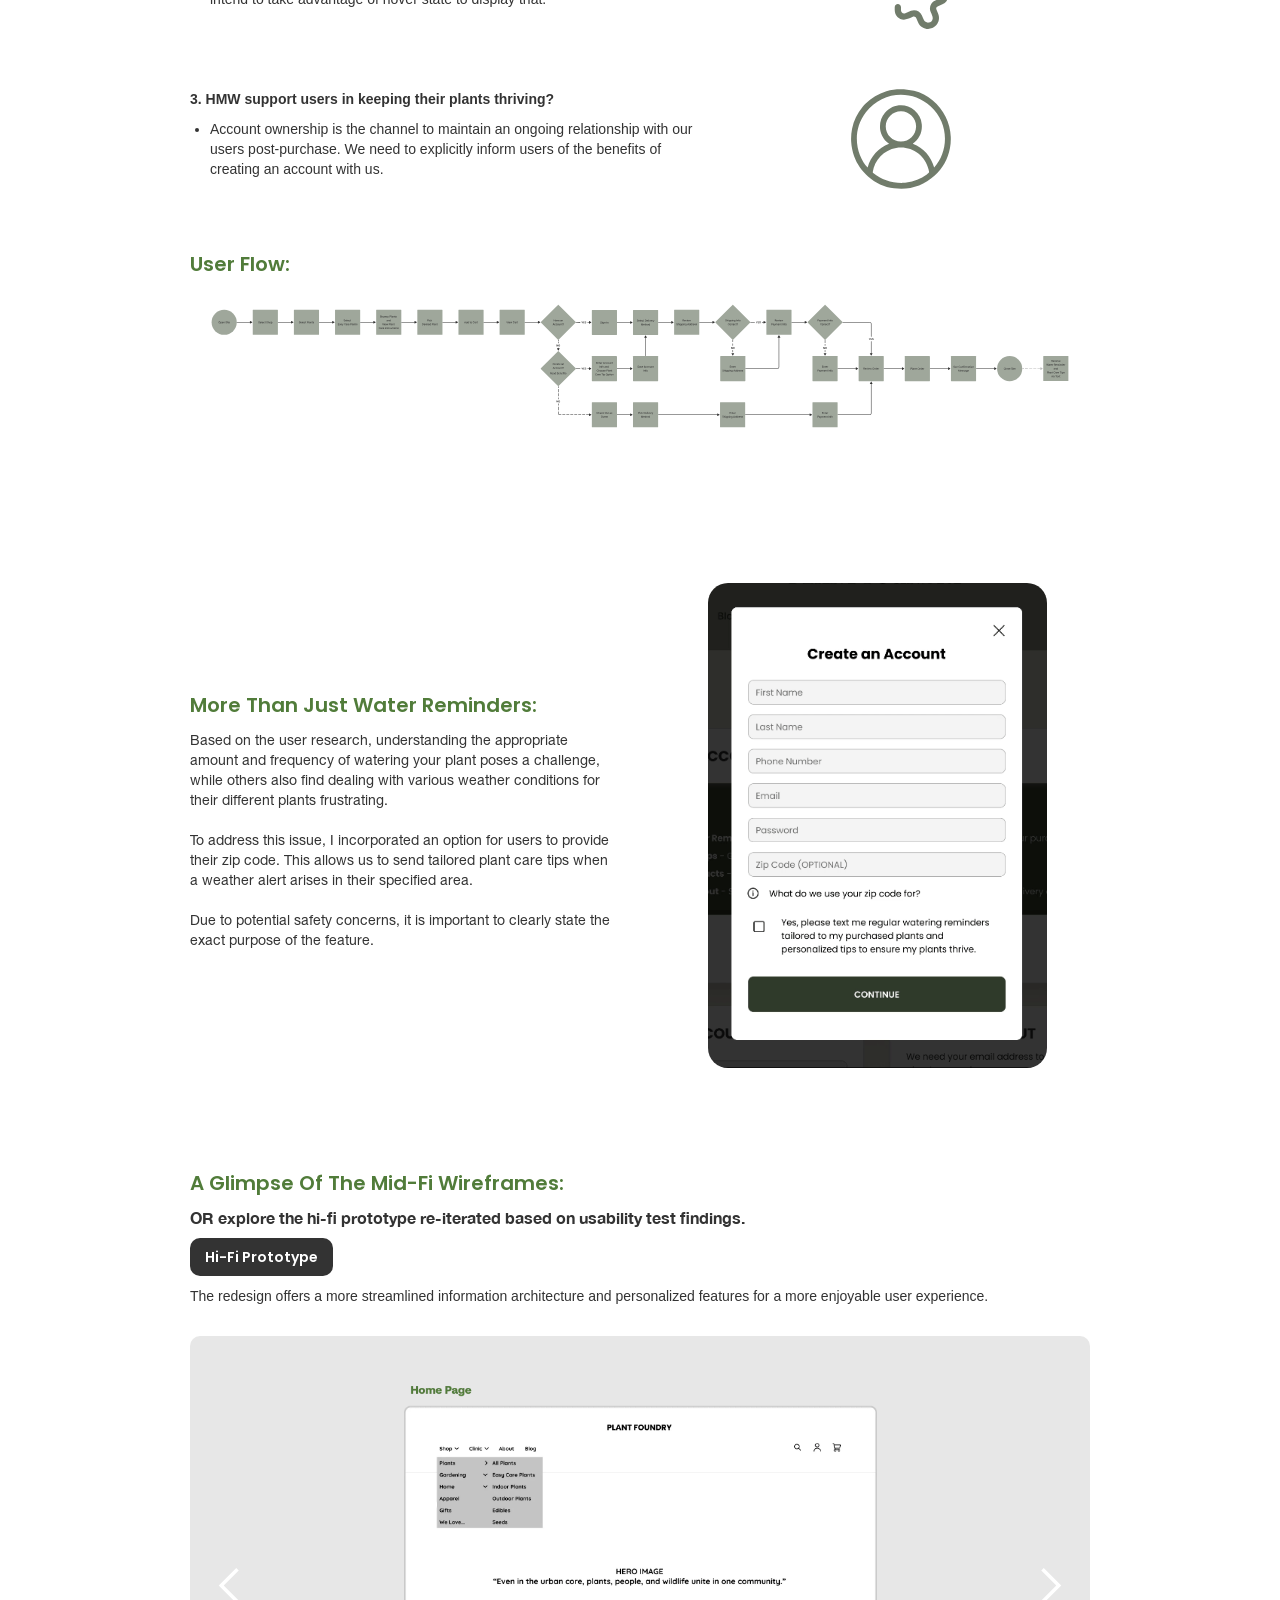
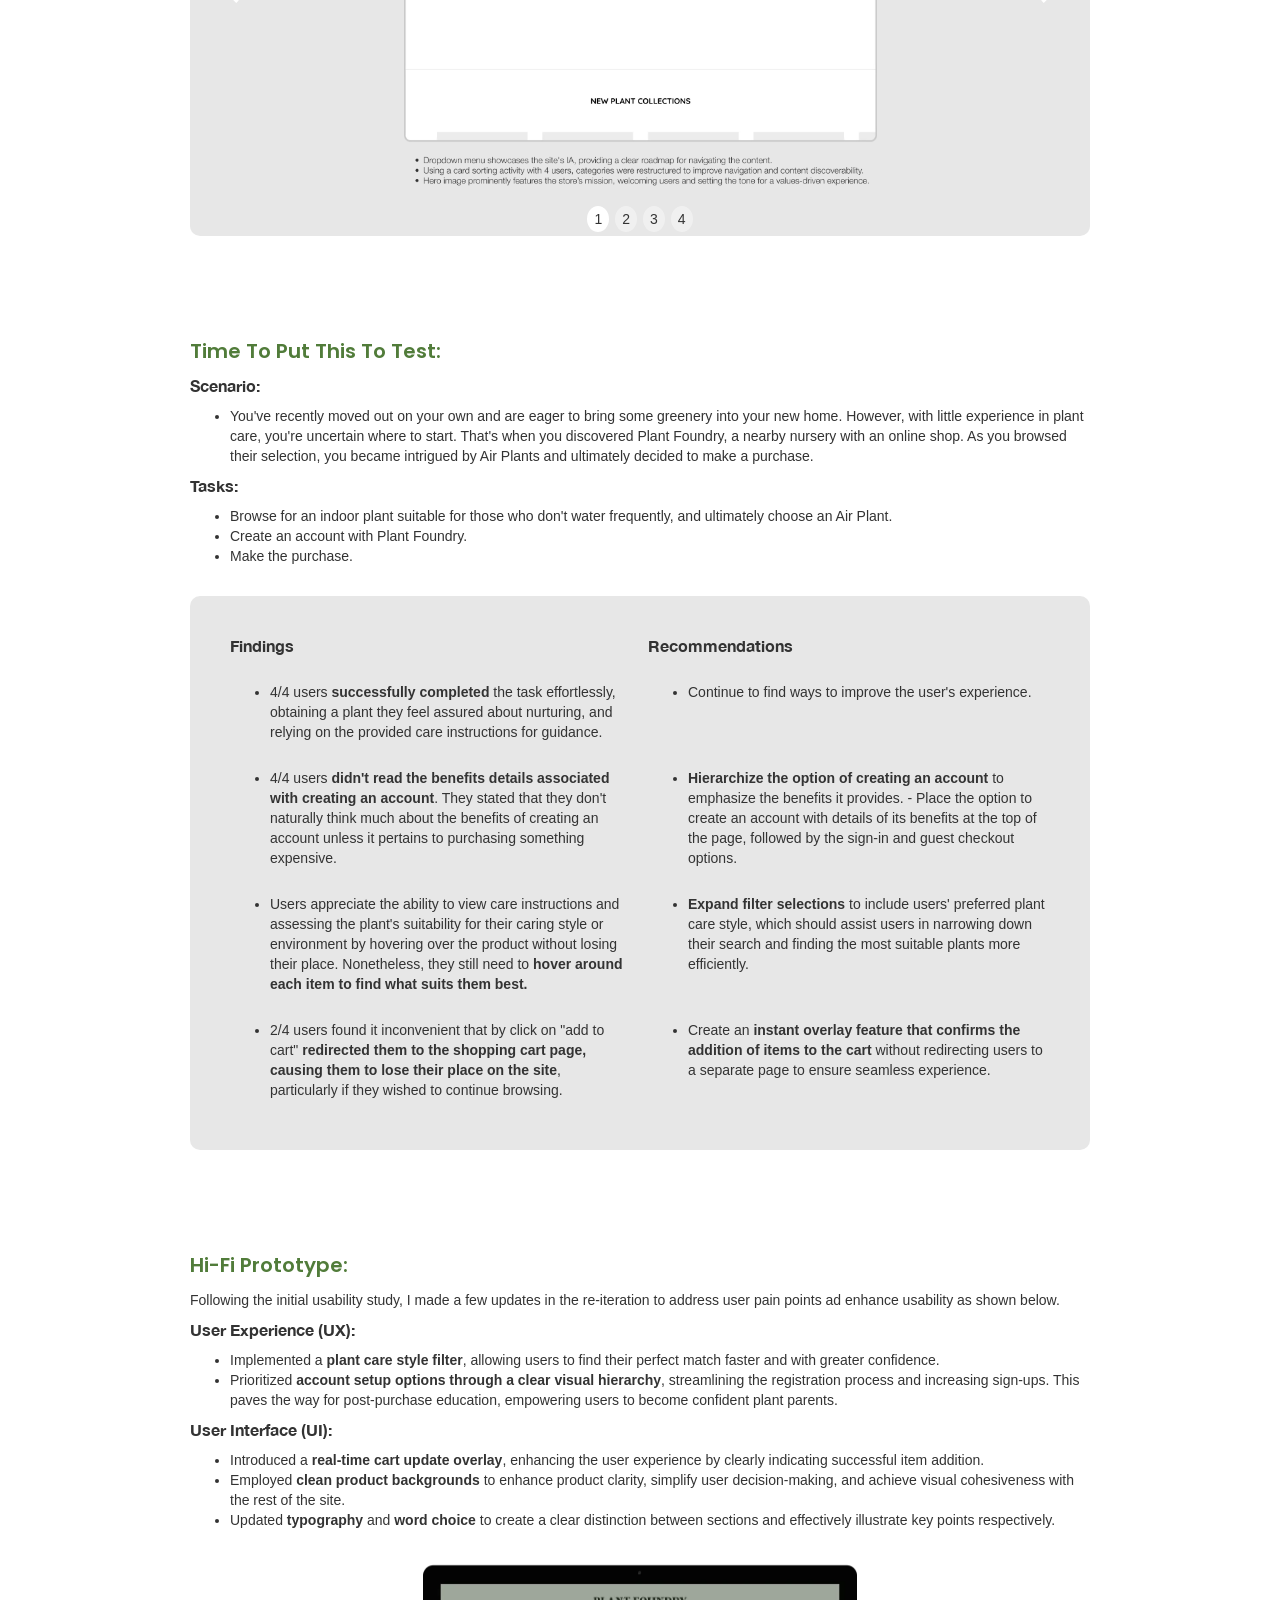
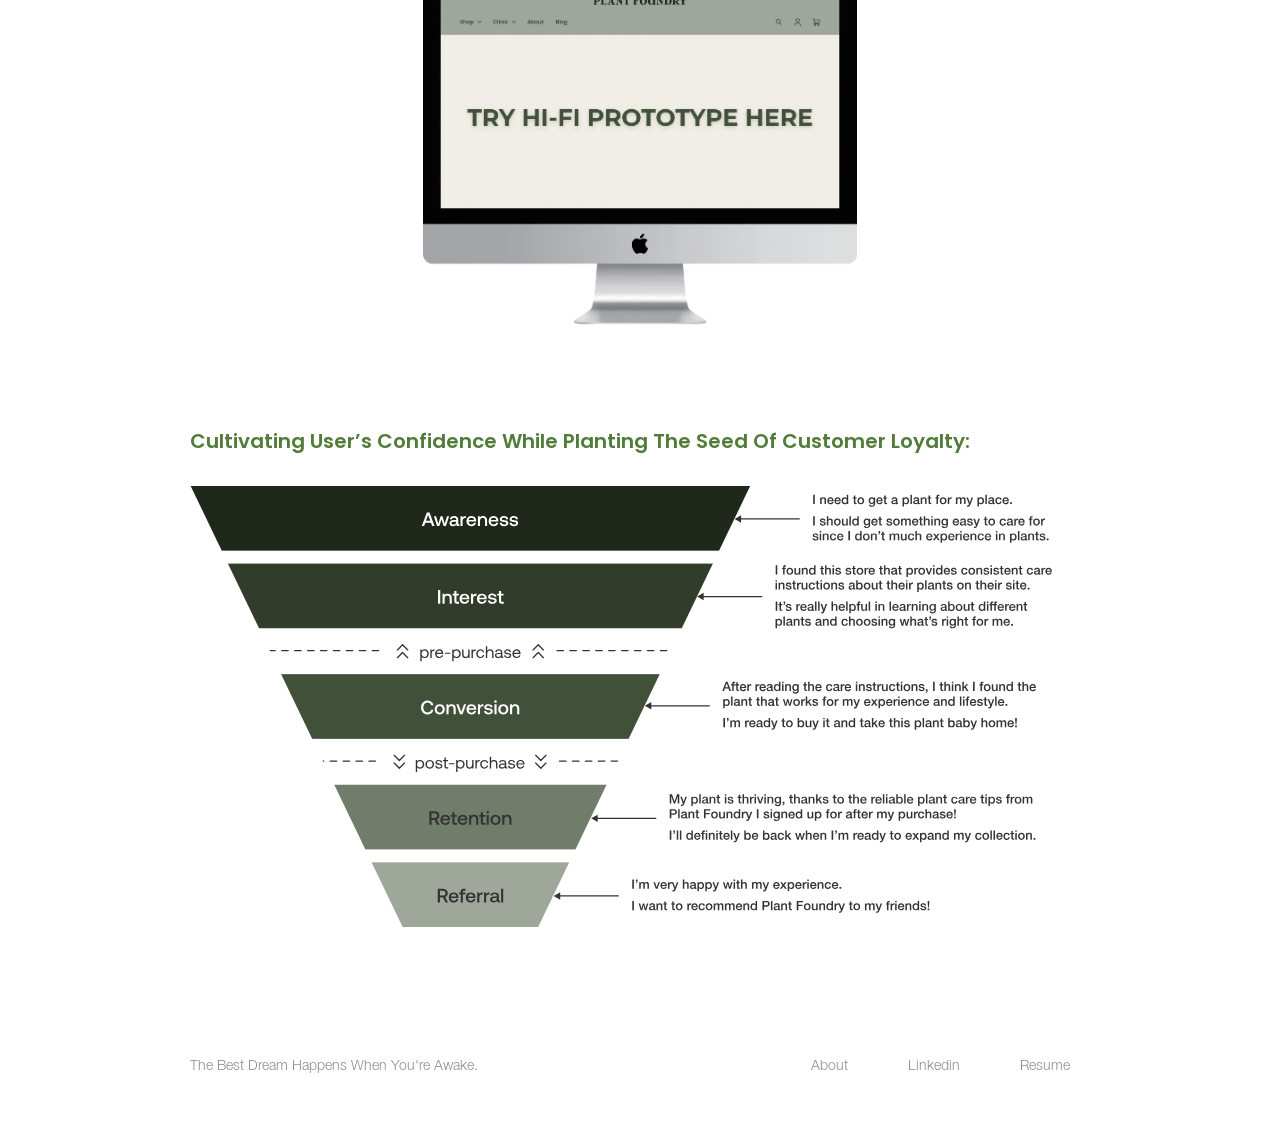
<file: work-plantfoundry.html>
<!DOCTYPE html><!-- Last Published: Thu Jul 18 2024 18:42:02 GMT+0000 (Coordinated Universal Time) --><html data-wf-domain="www.kavierlo.com" data-wf-page="66370e57ae1ef0b5bb9be9f6" data-wf-site="65fd0057d4eef1ebc6bbf5c2"><head><meta charset="utf-8"/><title>Kavier Lo - Plant Foundry E-Commerce Website</title><meta content="Kavier Lo - Plant Foundry E-Commerce Website" property="og:title"/><meta content="Kavier Lo - Plant Foundry E-Commerce Website" name="twitter:title"/><meta content="width=device-width, initial-scale=1" name="viewport"/><meta content="Webflow" name="generator"/><link href="assets/kavier-portfolio.webflow.a0dfc2156.css" rel="stylesheet" type="text/css"/><script type="text/javascript">!function(o,c){var n=c.documentElement,t=" w-mod-";n.className+=t+"js",("ontouchstart"in o||o.DocumentTouch&&c instanceof DocumentTouch)&&(n.className+=t+"touch")}(window,document);</script><link href="assets/662b18f1006c70f9bf9d51a2_Favicon.png" rel="shortcut icon" type="image/x-icon"/><link href="assets/662b18f8f89fbabb62580abe_Touch-Icon.png" rel="apple-touch-icon"/></head><body><div data-animation="default" data-collapse="medium" data-duration="400" data-easing="ease" data-easing2="ease" role="banner" class="navbar w-nav"><div class="main-container container w-container"><a data-w-id="c932a483-3af5-f1f8-7c62-08e5a7796c7d" href="/" class="brand w-nav-brand"><div class="logo-highlight"></div><img src="assets/662b3accf89fbabb6273523a_Group-39.png" loading="lazy" width="60" height="Auto" alt=""/></a><nav role="navigation" class="nav-menu w-nav-menu"><div data-hover="false" data-delay="0" class="w-dropdown"><div class="work-dropdown-toggle w-dropdown-toggle"><div class="w-icon-dropdown-toggle"></div><div>Work</div></div><nav class="w-dropdown-list"><a href="/work-plantfoundry" aria-current="page" class="w-dropdown-link w--current">Plant Foundry E-Commerce Website</a><a href="/work-here" class="w-dropdown-link">HERE Mobile App</a><a href="/work-kindle" class="w-dropdown-link">Kindle E-Reader Device</a></nav></div><a href="/about" class="about-button w-nav-link">About</a><a href="https://www.linkedin.com/in/kavierlo" target="_blank" class="about-button w-nav-link">Linkedin</a><a href="assets/6696f0a56e95d55dd8f0c9aa_Kavier-Lo---Resume.pdf" class="about-button w-nav-link">Resume</a></nav><div class="w-nav-button"><div class="w-icon-nav-menu"></div></div></div></div><section class="hero-section"><div class="w-layout-blockcontainer hero-container w-container"><h1 class="heading hero slide-in-bottom-200ms">Plant Foundry E-commerce Website</h1><h2 class="heading-2 hero pf slide-in-bottom-400ms">Building plant owners’ confidence for plant caring + Optimizing IA</h2><img src="assets/6658b114562312ab934f594e_PF-Image-Square.webp" loading="lazy" width="Auto" height="Auto" alt="" srcset="assets/6658b114562312ab934f594e_PF-Image-Square-p-500.png 500w, assets/6658b114562312ab934f594e_PF-Image-Square.webp 2138w" sizes="(max-width: 767px) 92vw, (max-width: 991px) 91vw, 900px" class="portfolio-hero-image slide-in-bottom-600ms"/></div></section><section class="relative-section"><div class="w-layout-blockcontainer sticky-main-container w-container"><div class="w-layout-grid pf-sticky-grid"><a href="#Intro" class="pf-sticky-link-block w-inline-block"><div class="pf-sticky-heading-3">Intro</div></a><a href="#Research" class="pf-sticky-link-block w-inline-block"><div class="pf-sticky-heading-3">Research</div></a><a href="#Problem" class="pf-sticky-link-block w-inline-block"><div class="pf-sticky-heading-3">Problem</div></a><a href="#Design" class="pf-sticky-link-block w-inline-block"><div class="pf-sticky-heading-3">Design</div></a><a href="#Test" class="pf-sticky-link-block w-inline-block"><div class="pf-sticky-heading-3">Test</div></a><a id="w-node-_727001b2-ffb3-00af-cf96-2364e4fc081b-bb9be9f6" href="#Hi-Fi-Prototype" class="pf-sticky-link-block w-inline-block"><div class="pf-sticky-heading-3">Prototype</div></a></div></div><section id="Intro" class="section"><div class="w-layout-blockcontainer main-container w-container"><div class="w-layout-grid pf-intro-grid"><div id="w-node-_67a3d283-b133-ef1c-dc74-539ae1ff9e60-bb9be9f6" class="child-div-block"><h3 class="heading-3 pf">My Role:</h3><p>UX Researcher &amp; UX/UI Designer</p></div><div id="w-node-_52f4d41e-396b-7ec7-b0ef-5a38b2b3e1c3-bb9be9f6" class="child-div-block"><h3 class="heading-3 pf">Project Scope:</h3><p>Solo, 2 weeks</p></div><div id="w-node-_00f934fc-743e-198a-14a9-6b22f662aec5-bb9be9f6" class="child-div-block"><h3 class="heading-3 pf">Responsibilities:</h3><p>User interviews, Affinity Mapping, Competitive &amp; Comparative (C&amp;C) Analysis, Journey Mapping, Persona, Information Architecture (IA), Card Sorting, Sketching, Wireframing, Prototyping, Usability Testing, Presentation</p></div><div><div class="child-div-block"><h3 class="heading-3 pf">Tools:</h3><p>Figma, Illustrator, Photoshop, Google Workspace</p></div></div></div></div></section><section class="section"><div class="w-layout-blockcontainer main-container w-container"><div class="w-layout-grid pf-what-is-pf-grid"><div id="w-node-_5aa8e059-1d09-3882-0aad-e867b4c0f34a-bb9be9f6" class="child-div-block"><h3 class="heading-3 pf">What is Plant Foundry?</h3><p class="paragraph">Plant Foundry is a woman-owned urban nursery and store in Sacramento. They sell a wide variety of products, from organic plants and supplies, to gardening tools and outdoor furniture, to books and home decor, you name it!<br/><br/>Their vision is to share their love and knowledge of plants with people at all stages of the gardening journey.</p></div><div class="child-div-block middle"><img src="assets/665125e3040bf3b244efbf51_Plant-Foundry.jpg" loading="eager" sizes="(max-width: 991px) 73vw, 720px" srcset="assets/665125e3040bf3b244efbf51_Plant-Foundry-p-500.webp 500w, assets/665125e3040bf3b244efbf51_Plant-Foundry-p-800.webp 800w, assets/665125e3040bf3b244efbf51_Plant-Foundry.jpg 960w" alt="" class="project-intro-image"/></div></div></div></section><section class="section"><div class="w-layout-blockcontainer main-container w-container"><div class="single-div-block"><h1 class="heading-3 pf">Opportunity:</h1><p class="paragraph">Plant Foundry has built their own e-commerce site, but due to the limited time and knowledge on UX/UI, the site is left a bit disorganized and hard for users to navigate.<br/><br/>As a UX Designer, I will create an intuitive, aesthetically pleasing design that aligns with their brand and mission. To maximize positive impact, I’ll start with the user’s experience with plants and work backwards to identify and address gaps in the site.</p><div class="h3-text-block">By focusing on the user&#x27;s experience with plants, this redesign can maximize positive impact by addressing user needs and highlighting Plant Foundry&#x27;s strengths.</div></div></div></section><section id="Research" class="section large-title"><div class="w-layout-blockcontainer w-container"><h1 class="heading center">DESIGN THE RIGHT THING</h1><div class="line"></div></div></section><section class="section"><div class="w-layout-blockcontainer main-container w-container"><div class="w-layout-blockcontainer grey-background-container w-container"><div class="pf-objective-text-block">Identify the experience and relationship between users and plants <br/>(Generative)<br/></div><div class="pf-objective-text-block h1">+<br/></div><div class="pf-objective-text-block">Assess the website<br/>(Evaluative)<br/></div><div class="pf-objective-text-block h2">= Define the right problem<br/></div></div></div></section><section class="section"><div class="w-layout-blockcontainer main-container w-container"><div class="single-div-block"><h3 class="heading-3 pf">User Interviews:</h3><ul role="list"><li>Since the majority of the customers going into this website are people with varying levels of interest in plants, I want to know their relationship and experience with plants. With this objective in mind, conducting user interviews provided insights into their behaviors, needs, and motivations for owning plants.</li></ul><ul role="list"><li>My user interviews revealed an unexpected finding: while I anticipated challenges in plant selection, a greater frustration for users was actually caring for their plants after purchase.</li></ul><ul role="list"></ul></div><div class="w-layout-grid pf-user-interviews-grid"><div id="w-node-ba3b90d5-a2c4-7e12-d17e-8b988027a359-bb9be9f6" class="pf-user-interviews-div-block"><img src="assets/6651453652f1a4255408d5ad_1.webp" loading="eager" sizes="156.9791717529297px" srcset="assets/6651453652f1a4255408d5ad_1-p-500.webp 500w, assets/6651453652f1a4255408d5ad_1-p-800.webp 800w, assets/6651453652f1a4255408d5ad_1-p-1080.webp 1080w, assets/6651453652f1a4255408d5ad_1.webp 1996w" alt="" class="pf-image-200px-h"/><div class="h4-text-block">Plants are therapeutic</div></div><div id="w-node-ba3b90d5-a2c4-7e12-d17e-8b988027a35d-bb9be9f6" class="child-div-block"><div><strong class="bold-text-block">Having plants at home is not only aesthetically pleasing but also boosts users’ mood.</strong></div><ul role="list"><li class="list-item-2">&quot;Having indoor plants make the air smell fresher and improve my mood.&quot;</li></ul></div></div><div class="w-layout-grid pf-user-interviews-grid"><div id="w-node-de85451b-6105-39ad-395b-cbd94e845892-bb9be9f6" class="child-div-block"><div><strong class="bold-text-block">Inconsistent online information frustrates users who struggle to care for their complex plants, despite their best efforts.</strong></div><ul role="list"><li>&quot;There are so many plants I like but I don’t know the proper care for them.&quot;</li></ul></div><div id="w-node-de85451b-6105-39ad-395b-cbd94e84588e-bb9be9f6" class="pf-user-interviews-div-block"><img src="assets/6651453614e181814a3a9211_2.webp" loading="eager" sizes="152.0625px" srcset="assets/6651453614e181814a3a9211_2-p-500.webp 500w, assets/6651453614e181814a3a9211_2-p-800.webp 800w, assets/6651453614e181814a3a9211_2-p-1080.webp 1080w, assets/6651453614e181814a3a9211_2.webp 1948w" alt="" class="pf-image-200px-h"/><div class="h4-text-block">Users are not knowledgeable</div></div></div><div class="w-layout-grid pf-user-interviews-grid"><div id="w-node-_3c0b29e4-76bb-2597-a023-8fe9ef39646a-bb9be9f6" class="pf-user-interviews-div-block"><img src="assets/665145368dd5f3ce5a96016b_3.webp" loading="eager" width="Auto" height="Auto" alt="" srcset="assets/665145368dd5f3ce5a96016b_3-p-500.webp 500w, assets/665145368dd5f3ce5a96016b_3.webp 1285w" sizes="100.46875px" class="pf-image-200px-h"/><div class="h4-text-block">Low maintenance plants are the “solution”</div></div><div id="w-node-_3c0b29e4-76bb-2597-a023-8fe9ef39646e-bb9be9f6" class="child-div-block"><div><strong class="bold-text-block">Users often lack confidence in their skills, so they tend to choose plants that are easy to care for.</strong></div><ul role="list"><li>&quot;I’m not confident with my plant knowledge and skills. So I get plants that are easy to take care of.&quot;</li></ul></div></div><div class="w-layout-grid pf-user-interviews-grid"><div id="w-node-_375f5992-59f5-d8cc-fa30-36c19a273a51-bb9be9f6" class="child-div-block"><div><strong class="bold-text-block">Even with in-store plant experts, overwhelmed customers still resort to online research due to information overload.</strong></div><ul role="list"><li>&quot;The local nursery we go to is really big, we aren&#x27;t always able to find someone to help. Besides, there are so many questions, I just end up googling them myself.&quot;</li></ul></div><div id="w-node-_375f5992-59f5-d8cc-fa30-36c19a273a55-bb9be9f6" class="pf-user-interviews-div-block"><img src="assets/665145362f9758a4cafe59ca_4.webp" loading="eager" sizes="138.08334350585938px" srcset="assets/665145362f9758a4cafe59ca_4-p-500.webp 500w, assets/665145362f9758a4cafe59ca_4-p-800.webp 800w, assets/665145362f9758a4cafe59ca_4.webp 1762w" alt="" class="pf-image-200px-h"/><div class="h4-text-block">Overwhelmed by initial questions</div></div></div><div class="h3-text-block">Difficulty selecting a plant stems from the underlying fear of failing to keep it alive.</div></div></section><section class="section"><div class="w-layout-blockcontainer main-container w-container"><div class="single-div-block"><h3 class="heading-3 pf">Where did the problem occur?</h3><p>With the data I collected from my user interviews, I was able to establish a journey map my persona goes through. <br/><br/>There are 3 pain points my persona comes across:</p><ul role="list"><li><strong>Exploration:</strong> they keep getting inconsistent info when researching on plants to buy.</li><li><strong>Visit:</strong> they have trouble getting someone’s attention because the place is large and it’s a small business so there’s only a few staff there,</li><li><strong>Post-Purchase:</strong> this is the result of the pain points they encountered earlier, thus it’s not something we could control.</li></ul></div><div class="child-div-block"><img src="assets/66516f68ae36a4bd64c5b647_Journey-Map.png" loading="eager" sizes="(max-width: 767px) 92vw, (max-width: 991px) 91vw, 900px" srcset="assets/66516f68ae36a4bd64c5b647_Journey-Map-p-500.png 500w, assets/66516f68ae36a4bd64c5b647_Journey-Map-p-800.png 800w, assets/66516f68ae36a4bd64c5b647_Journey-Map-p-1080.png 1080w, assets/66516f68ae36a4bd64c5b647_Journey-Map-p-1600.png 1600w, assets/66516f68ae36a4bd64c5b647_Journey-Map-p-2000.png 2000w, assets/66516f68ae36a4bd64c5b647_Journey-Map-p-2600.png 2600w, assets/66516f68ae36a4bd64c5b647_Journey-Map-p-3200.png 3200w, assets/66516f68ae36a4bd64c5b647_Journey-Map.png 3474w" alt=""/></div><div class="h3-text-block">This gives me context of what I can do to improve their interactions in those touchpoints. By fixing the first 2 pain points, I&#x27;ll be able to create a more positive outcome for post-purchase.</div></div></section><section class="section"><div class="w-layout-blockcontainer main-container w-container"><div class="single-div-block"><h3 class="heading-3 pf">Who are we helping? meet Dean Green!</h3><ul role="list"><li>After conducing user interviews with 4 participants, I want to build a persona for inexperienced plant owners. This will help me keep the target user in mind as I converge on formulating a problem statement for the website redesign.</li></ul></div><div class="child-div-block"><img src="assets/6651728c28c9c7d56d545c10_Persona.webp" loading="eager" sizes="(max-width: 767px) 92vw, (max-width: 991px) 91vw, 900px" srcset="assets/6651728c28c9c7d56d545c10_Persona-p-500.png 500w, assets/6651728c28c9c7d56d545c10_Persona-p-800.png 800w, assets/6651728c28c9c7d56d545c10_Persona-p-1080.png 1080w, assets/6651728c28c9c7d56d545c10_Persona-p-1600.png 1600w, assets/6651728c28c9c7d56d545c10_Persona-p-2000.png 2000w, assets/6651728c28c9c7d56d545c10_Persona-p-2600.png 2600w, assets/6651728c28c9c7d56d545c10_Persona.webp 2610w" alt=""/></div><div class="h3-text-block">“I’m not very knowledgeable about plants. I try to be better but it’s complex and it doesn’t always work out.”</div></div></section><section class="section"><div class="w-layout-blockcontainer main-container w-container"><div class="single-div-block"><h3 class="heading-3 pf">What are some Usability problems on plant Foundry UI?</h3></div><div class="w-layout-grid pf-heuristic-evaluation-grid child-div-block"><div id="w-node-_8bded1dc-b9a6-a9d9-2587-d0aa2738c96b-bb9be9f6" class="child-div-block"><p>The website presents clear opportunities for improvement. I want to analyze and see where users may face frustration when navigating through the website. <br/><br/>With the help of Heuristic Evaluation, I was able to prioritize the necessary changes based on their severity.</p></div><div id="w-node-_8bded1dc-b9a6-a9d9-2587-d0aa2738c973-bb9be9f6" class="pf-heuristic-evaluation-div-block"><img src="assets/6651956e6995442956ea0f62_Severity-Level.svg" loading="eager" alt="" class="pf-heuristic-evaluation-image"/></div></div><div class="w-layout-grid pf-heuristic-evaluation-grid child-div-block middle"><div id="w-node-e29fef03-b83f-06e3-48fb-8a194e9b6630-bb9be9f6" class="pf-heuristic-evaluation-div-block"><img src="assets/6651969d0df901ab730c10f7_Heuristic-Evaluation-1.webp" loading="eager" sizes="(max-width: 767px) 92vw, (max-width: 991px) 45vw, 441.9895935058594px" srcset="assets/6651969d0df901ab730c10f7_Heuristic-Evaluation-1-p-500.webp 500w, assets/6651969d0df901ab730c10f7_Heuristic-Evaluation-1-p-800.webp 800w, assets/6651969d0df901ab730c10f7_Heuristic-Evaluation-1-p-1080.webp 1080w, assets/6651969d0df901ab730c10f7_Heuristic-Evaluation-1.webp 1408w" alt="" class="pf-heuristic-evaluation-screen-image"/></div><div id="w-node-e29fef03-b83f-06e3-48fb-8a194e9b662d-bb9be9f6" class="child-div-block"><ol role="list"><li class="list-item-20px-padding"><strong class="pf-heuristic-evaluation-bold-text">Memorability</strong> - sign-in option is located on the bottom of the page.</li><li class="list-item-20px-padding"><strong class="pf-heuristic-evaluation-bold-text">Memorability</strong> - sign-in process is intricate, as it necessitates entering your email address and receiving a sign-in link via email for each login attempt.</li></ol></div></div><div class="w-layout-grid pf-heuristic-evaluation-grid child-div-block"><div id="w-node-a3785b15-5a01-cab7-065e-81bc234f8c8e-bb9be9f6" class="pf-heuristic-evaluation-div-block"><img src="assets/66519e66f4b20b3d639b5d4d_Heuristic-Evaluation-2.webp" loading="eager" sizes="(max-width: 767px) 92vw, (max-width: 991px) 45vw, 441.9895935058594px" srcset="assets/66519e66f4b20b3d639b5d4d_Heuristic-Evaluation-2-p-500.png 500w, assets/66519e66f4b20b3d639b5d4d_Heuristic-Evaluation-2-p-800.png 800w, assets/66519e66f4b20b3d639b5d4d_Heuristic-Evaluation-2-p-1080.png 1080w, assets/66519e66f4b20b3d639b5d4d_Heuristic-Evaluation-2.webp 2034w" alt="" class="pf-heuristic-evaluation-screen-image"/></div><div id="w-node-a3785b15-5a01-cab7-065e-81bc234f8c90-bb9be9f6" class="child-div-block"><ol role="list"><li class="list-item-20px-padding"><strong class="pf-heuristic-evaluation-bold-text level-2">Satisfaction</strong> - product list appears visually inconsistent, which may become overwhelming when the store offers a wide variety of items.</li><li class="list-item-20px-padding"><strong class="pf-heuristic-evaluation-bold-text">Learnability</strong> - absence of organization for products significantly hinders the ease of locating desired items.</li><li class="list-item-20px-padding"><strong class="pf-heuristic-evaluation-bold-text level-3">Error Management</strong> - search feature delivers inconsistent results, occasionally displaying blog posts instead of relevant product listings.</li><li class="list-item-20px-padding"><strong class="pf-heuristic-evaluation-bold-text">Efficiency</strong> - absence of filters makes it time-consuming to wade through irrelevant options.</li><li class="list-item-20px-padding"><strong class="pf-heuristic-evaluation-bold-text level-3">Learnability</strong> - presence of irrelevant products within specific categories complicates users&#x27; ability to discern which items correspond to each category.</li></ol></div></div></div></section><section id="Problem" class="section large-title fade-in"><div class="w-layout-blockcontainer w-container"><h1 class="heading center">PROBLEM</h1><div class="line"></div></div></section><section class="section"><div class="w-layout-blockcontainer main-container w-container"><div class="child-div-block"><p class="pf-problem-paragraph fade-in-200ms">As an inexperienced plant owner, even if you manage to find info about plant care on the internet, how reliable is it really, considering that anyone online can claim to be a professional without any accountability? This is a problem arises in the <strong>exploration </strong>touchpoint. <br/><br/>Even with in-store plant professionals present, they are not always available, or users may not know what questions to ask. This is a problem arises in the <strong>visit </strong>touchpoint. <br/><br/>I was able to form the problem statement based on the combination of Dean’s needs and goals from the persona, and the pain points in his journey map.<br/></p><h3 class="heading-3 pf"><em class="pf-problem-statement fade-in-400ms">Dean needs consistent and reliable instructions about plant care from a professional because he wants to feel confident that his place is lively with thriving plants as he works from home all the time.</em></h3></div><div class="h3-text-block fade-in-600ms">Output = plant care instructions that are consistent and reliable from a professional. <br/>Outcome = Dean will feel confident.</div></div></section><section id="Design" class="section large-title"><div class="w-layout-blockcontainer w-container"><h1 class="heading center">DESIGN THE THING RIGHT</h1><div class="line"></div></div></section><section class="section"><div class="w-layout-blockcontainer main-container w-container"><div class="single-div-block"><h3 class="heading-3 pf">How Might We (HMW):</h3><ul role="list"><li>After diverging as many HMWs as possible, I found these 3 to be the most helpful in bringing my solution to life.</li></ul></div><div class="w-layout-grid pf-hmw-grid"><div id="w-node-_9d84ed8e-0b7b-1227-ade8-5fb7c0df24bb-bb9be9f6" class="pf-hmw-empty-div-block"></div><div class="pf-hmw-div-block"><div class="bold-text-block"><strong>2. HMW demonstrate plant care instructions to users?</strong></div><ul role="list" class="_20px-left-padding-list"><li>This covers the technical part on what medium is the best way to educate our users.</li></ul></div><div id="w-node-_7d30421a-fbc7-b77b-db5d-29c6727f7929-bb9be9f6" class="pf-hmw-empty-div-block"></div><div id="w-node-_2a09ddf6-abf3-b6f1-ff3a-9195cf55608a-bb9be9f6" class="pf-hmw-div-block"><div class="bold-text-block"><strong>1. HMW help users find the plant they are confident in caring for?</strong></div><ul role="list" class="_20px-left-padding-list"><li>This involves a solution that requires educating users during the process of exploration on our site</li></ul></div><div id="w-node-_883e7162-68b1-cc2c-7e78-b0dc1d75b7a0-bb9be9f6"><img src="assets/6651abb2bb3237d6403193c1_Brainstorm.gif" loading="eager" alt="" class="image-14"/></div><div class="pf-hmw-div-block"><div class="bold-text-block"><strong>3. HMW support users in keeping their plants thriving?</strong></div><ul role="list" class="_20px-left-padding-list"><li>This informs us an even bigger picture in which a solution is needed for post-purchase. This will help build customer loyalty through trust in the long-term.</li></ul></div></div><div class="h3-text-block">A holistic HMW approach that helps to find solutions for PRE &amp; POST-purchase.</div></div></section><section class="section"><div class="w-layout-blockcontainer main-container w-container"><div class="single-div-block"><h3 class="heading-3 pf">User Flow Design - Powered by HMW insights:</h3><ul role="list"><li>In attempt to answer these HMW questions, it gave me an idea of how my user flow should look like.</li></ul></div><div class="w-layout-grid pf-user-flow-grid"><div class="child-div-block"><div class="bold-text-block"><strong>1. HMW help users find the plant they are confident in caring for?</strong></div><ul role="list" class="_20px-left-padding-list"><li>When browsing our plants, users will be able to view care instructions of each plant at the same time.</li></ul></div><div id="w-node-b9873d34-c03e-0c11-538a-057aad2a9503-bb9be9f6"><img src="assets/66522de4f0c4b53c5f3515c3_HMW-1.svg" loading="eager" alt=""/></div></div><div class="w-layout-grid pf-user-flow-grid"><div class="child-div-block"><div class="bold-text-block"><strong>2. HMW demonstrate plant care instructions to users?</strong></div><ul role="list" class="_20px-left-padding-list"><li>To minimize the time of browsing a plant while reading care instructions, I intend to take advantage of hover state to display that.</li></ul></div><div id="w-node-f83f16c8-b0c7-d7c1-06b2-a0c437e8a39b-bb9be9f6"><img src="assets/665228145611eed031b7e0ad_HMW-2.svg" loading="eager" alt=""/></div></div><div class="w-layout-grid pf-user-flow-grid"><div class="child-div-block"><div class="bold-text-block"><strong>3. HMW support users in keeping their plants thriving?</strong></div><ul role="list" class="_20px-left-padding-list"><li>Account ownership is the channel to maintain an ongoing relationship with our users post-purchase. We need to explicitly inform users of the benefits of creating an account with us.</li></ul></div><div id="w-node-b0bef151-c310-d5df-e766-0afcec4bfbf4-bb9be9f6"><img src="assets/6652281749dc7b519479c34e_HMW-3.svg" loading="eager" alt=""/></div></div><div class="pf-user-flow-div-block"><h3 class="heading-3 pf">User Flow:</h3><img src="assets/665a26a36b056c79409ed66f_User-Flow.svg" loading="eager" data-w-id="7ec6be5d-b651-74f2-319f-7ff7b5ca4fb6" alt="" class="pf-standard-user-flow-image"/></div><div class="div-block-6"><div style="display:none" class="pf-user-flow-zoom-modal-div-block"><img src="assets/665a26a36b056c79409ed66f_User-Flow.svg" loading="lazy" alt="" class="pf-user-flow-full-size-image"/></div></div></div></section><section class="section"><div class="w-layout-blockcontainer main-container w-container"><div class="w-layout-grid pf-what-is-pf-grid"><div id="w-node-_4d373e56-bc4a-574b-13b3-75c95b8d1ab1-bb9be9f6" class="child-div-block"><h3 class="heading-3 pf">More than just water reminders:</h3><p class="paragraph">Based on the user research, understanding the appropriate amount and frequency of watering your plant poses a challenge, while others also find dealing with various weather conditions for their different plants frustrating.<br/>‍<br/>To address this issue, I incorporated an option for users to provide their zip code. This allows us to send tailored plant care tips when a weather alert arises in their specified area.<br/><br/>Due to potential safety concerns, it is important to clearly state the exact purpose of the feature.</p></div><div class="child-div-block middle"><img src="assets/66566d3e0f9a57c907b9beb6_Overlay.gif" loading="eager" alt="" class="project-intro-image"/></div></div></div></section><section class="section"><div class="w-layout-blockcontainer main-container w-container"><div class="single-div-block"><h3 class="heading-3 pf">A Glimpse of the Mid-fi Wireframes:</h3><div class="pf-prototype-intro-div-block"><div class="here-hi-fi-prototype-h4-text-block">OR explore the hi-fi prototype re-iterated based on usability test findings.<br/></div><a href="#Hi-Fi-Prototype" class="pf-hi-fi-prototype-button w-button">Hi-Fi Prototype</a></div><p>The redesign offers a more streamlined information architecture and personalized features for a more enjoyable user experience.</p></div><div data-delay="4000" data-animation="slide" class="slider w-slider" data-autoplay="false" data-easing="ease" data-hide-arrows="false" data-disable-swipe="false" data-autoplay-limit="0" data-nav-spacing="3" data-duration="500" data-infinite="true"><div class="w-slider-mask"><div class="pf-hi-fi-slide w-slide"></div><div class="kindle-hi-fi-slide slide-2 w-slide"></div><div class="kindle-hi-fi-slide slide-3 w-slide"></div><div class="kindle-hi-fi-slide slide-4 w-slide"></div></div><div class="w-slider-arrow-left"><div class="w-icon-slider-left"></div></div><div class="w-slider-arrow-right"><div class="w-icon-slider-right"></div></div><div class="w-slider-nav w-round w-num"></div></div></div></section><section id="Test" class="section"><div class="w-layout-blockcontainer main-container w-container"><div class="single-div-block"><h3 class="heading-3 pf">Time to put this to test:</h3><div class="h4-text-block">Scenario:</div><ul role="list"><li>You&#x27;ve recently moved out on your own and are eager to bring some greenery into your new home. However, with little experience in plant care, you&#x27;re uncertain where to start. That&#x27;s when you discovered Plant Foundry, a nearby nursery with an online shop. As you browsed their selection, you became intrigued by Air Plants and ultimately decided to make a purchase.</li></ul><div class="h4-text-block">Tasks:</div><ul role="list"><li>Browse for an indoor plant suitable for those who don&#x27;t water frequently, and ultimately choose an Air Plant.</li><li>Create an account with Plant Foundry.</li><li>Make the purchase.</li></ul></div><div class="w-layout-blockcontainer grid-container w-container"><div class="w-layout-grid pf-usability-study-grid"><div id="w-node-_27a8277b-07c9-ddf5-3a5e-6d77b018c203-bb9be9f6" class="pf-usability-study-div-block"><div class="h4-text-block">Findings</div></div><div class="pf-usability-study-div-block"><div class="h4-text-block">Recommendations</div></div><div class="pf-usability-study-div-block"><ul role="list"><li>4/4 users <strong>successfully completed</strong> the task effortlessly, obtaining a plant they feel assured about nurturing, and relying on the provided care instructions for guidance.</li></ul></div><div class="pf-usability-study-div-block"><ul role="list"><li>Continue to find ways to improve the user&#x27;s experience.</li></ul></div><div class="pf-usability-study-div-block"><ul role="list"><li>4/4 users <strong>didn&#x27;t read the benefits details associated with creating an account</strong>. They stated that they don&#x27;t naturally think much about the benefits of creating an account unless it pertains to purchasing something expensive.</li></ul></div><div class="pf-usability-study-div-block"><ul role="list"><li><strong>Hierarchize the option of creating an account</strong> to emphasize the benefits it provides. - Place the option to create an account with details of its benefits at the top of the page, followed by the sign-in and guest checkout options.</li></ul></div><div class="pf-usability-study-div-block"><ul role="list"><li>Users appreciate the ability to view care instructions and assessing the plant&#x27;s suitability for their caring style or environment by hovering over the product without losing their place. Nonetheless, they still need to <strong>hover around each item to find what suits them best.</strong></li></ul></div><div class="pf-usability-study-div-block"><ul role="list"><li><strong>Expand filter selections</strong> to include users&#x27; preferred plant care style, which should assist users in narrowing down their search and finding the most suitable plants more efficiently.</li></ul></div><div class="pf-usability-study-div-block"><ul role="list"><li>2/4 users found it inconvenient that by click on &quot;add to cart&quot; <strong>redirected them to the shopping cart page, causing them to lose their place on the site</strong>, particularly if they wished to continue browsing.</li></ul></div><div class="pf-usability-study-div-block"><ul role="list"><li>Create an <strong>instant overlay feature that confirms the addition of items to the cart</strong> without redirecting users to a separate page to ensure seamless experience.</li></ul></div></div></div><div class="w-layout-blockcontainer mobile-grid-container w-container"><div class="w-layout-grid mobile-pf-usability-study-grid"><div id="w-node-_7e0c03e5-b318-7eae-36a1-cb363976a81f-bb9be9f6" class="pf-usability-study-div-block"><div class="h4-text-block">Findings</div></div><div class="pf-usability-study-div-block"><ul role="list"><li>4/4 users <strong>successfully completed</strong> the task effortlessly, obtaining a plant they feel assured about nurturing, and relying on the provided care instructions for guidance.</li></ul></div><div class="pf-usability-study-div-block"><ul role="list"><li>4/4 users <strong>didn&#x27;t read the benefits details associated with creating an account</strong>. They stated that they don&#x27;t naturally think much about the benefits of creating an account unless it pertains to purchasing something expensive.</li></ul></div><div class="pf-usability-study-div-block"><ul role="list"><li>Users appreciate the ability to view care instructions and assessing the plant&#x27;s suitability for their caring style or environment by hovering over the product without losing their place. Nonetheless, they still need to <strong>hover around each item to find what suits them best.</strong></li></ul></div><div class="pf-usability-study-div-block"><ul role="list"><li>2/4 users found it inconvenient that by click on &quot;add to cart&quot; <strong>redirected them to the shopping cart page, causing them to lose their place on the site</strong>, particularly if they wished to continue browsing.</li></ul></div><div class="pf-usability-study-div-block"><div class="h4-text-block">Recommendations</div></div><div class="pf-usability-study-div-block"><ul role="list"><li>Continue to find ways to improve the user&#x27;s experience.</li></ul></div><div class="pf-usability-study-div-block"><ul role="list"><li><strong>Hierarchize the option of creating an account</strong> to emphasize the benefits it provides. - Place the option to create an account with details of its benefits at the top of the page, followed by the sign-in and guest checkout options.</li></ul></div><div class="pf-usability-study-div-block"><ul role="list"><li><strong>Expand filter selections</strong> to include users&#x27; preferred plant care style, which should assist users in narrowing down their search and finding the most suitable plants more efficiently.</li></ul></div><div class="pf-usability-study-div-block"><ul role="list"><li>Create an <strong>instant overlay feature that confirms the addition of items to the cart</strong> without redirecting users to a separate page to ensure seamless experience.</li></ul></div></div></div></div></section><section id="Hi-Fi-Prototype" class="section"><section class="w-layout-blockcontainer main-container w-container"><div class="single-div-block"><h3 class="heading-3 pf">Hi-Fi Prototype:</h3><p>Following the initial usability study, I made a few updates in the re-iteration to address user pain points ad enhance usability as shown below.</p><div class="h4-text-block">User Experience (UX):</div><ul role="list"><li>Implemented a <strong>plant care style filter</strong>, allowing users to find their perfect match faster and with greater confidence.</li><li>Prioritized <strong>account setup options through a clear visual hierarchy</strong>, streamlining the registration process and increasing sign-ups. This paves the way for post-purchase education, empowering users to become confident plant parents.</li></ul><div class="h4-text-block">User Interface (UI):</div><ul role="list"><li>Introduced a <strong>real-time cart update overlay</strong>, enhancing the user experience by clearly indicating successful item addition.</li><li>Employed <strong>clean product backgrounds</strong> to enhance product clarity, simplify user decision-making, and achieve visual cohesiveness with the rest of the site.</li><li>Updated <strong>typography </strong>and <strong>word choice</strong> to create a clear distinction between sections and effectively illustrate key points respectively.</li></ul></div><div class="w-layout-grid pf-prototype-grid"><div></div><a id="w-node-c6003ed6-fa06-2141-3a3a-2c1f93f0366d-bb9be9f6" href="https://www.figma.com/proto/R1pZNWzLxKr83xpJaaRiiK/Plant-Foundry-Prototype?node-id=862-345&amp;t=IJ5OMOfFGVHyV2Px-1&amp;scaling=min-zoom&amp;page-id=727%3A253&amp;starting-point-node-id=862%3A345" target="_blank" class="w-inline-block"><img src="assets/6657b4299d5c79d3fc30bfbb_Hi-Fi-Prototype.webp" loading="eager" sizes="(max-width: 767px) 92vw, (max-width: 991px) 91vw, 900px" srcset="assets/6657b4299d5c79d3fc30bfbb_Hi-Fi-Prototype-p-500.webp 500w, assets/6657b4299d5c79d3fc30bfbb_Hi-Fi-Prototype-p-800.webp 800w, assets/6657b4299d5c79d3fc30bfbb_Hi-Fi-Prototype.webp 971w" alt=""/></a><div></div></div></section></section><section class="section"><div class="w-layout-blockcontainer main-container w-container"><div class="single-div-block"><h3 class="heading-3 pf">Cultivating User’s Confidence While Planting the Seed of Customer Loyalty:</h3></div><div class="child-div-block"><img src="assets/66582d03a0be3467346a5caf_Customer-Funnel.svg" loading="eager" alt=""/></div></div></section></section><section class="section-2"><div class="w-layout-blockcontainer main-container w-container"><div class="footer-block"><p class="paragraph-3">The best dream happens when you&#x27;re awake.</p><div class="footer-link-block"><a href="/about" class="footer-link">About</a><a href="https://www.linkedin.com/in/kavierlo" target="_blank" class="footer-link">Linkedin</a><a href="assets/6696f0a56e95d55dd8f0c9aa_Kavier-Lo---Resume.pdf" class="footer-link">Resume</a></div></div></div></section><script src="assets/jquery-3.5.1.min.dc5e7f18c8.js" type="text/javascript" integrity="sha256-9/aliU8dGd2tb6OSsuzixeV4y/faTqgFtohetphbbj0=" crossorigin="anonymous"></script><script src="assets/webflow.a12fd6b52.js" type="text/javascript"></script></body></html>
</file>
<file: assets/kavier-portfolio.webflow.a0dfc2156.css>
html {
  -webkit-text-size-adjust: 100%;
  -ms-text-size-adjust: 100%;
  font-family: sans-serif;
}

body {
  margin: 0;
}

article, aside, details, figcaption, figure, footer, header, hgroup, main, menu, nav, section, summary {
  display: block;
}

audio, canvas, progress, video {
  vertical-align: baseline;
  display: inline-block;
}

audio:not([controls]) {
  height: 0;
  display: none;
}

[hidden], template {
  display: none;
}

a {
  background-color: rgba(0, 0, 0, 0);
}

a:active, a:hover {
  outline: 0;
}

abbr[title] {
  border-bottom: 1px dotted;
}

b, strong {
  font-weight: bold;
}

dfn {
  font-style: italic;
}

h1 {
  margin: .67em 0;
  font-size: 2em;
}

mark {
  color: #000;
  background: #ff0;
}

small {
  font-size: 80%;
}

sub, sup {
  vertical-align: baseline;
  font-size: 75%;
  line-height: 0;
  position: relative;
}

sup {
  top: -.5em;
}

sub {
  bottom: -.25em;
}

img {
  border: 0;
}

svg:not(:root) {
  overflow: hidden;
}

hr {
  box-sizing: content-box;
  height: 0;
}

pre {
  overflow: auto;
}

code, kbd, pre, samp {
  font-family: monospace;
  font-size: 1em;
}

button, input, optgroup, select, textarea {
  color: inherit;
  font: inherit;
  margin: 0;
}

button {
  overflow: visible;
}

button, select {
  text-transform: none;
}

button, html input[type="button"], input[type="reset"] {
  -webkit-appearance: button;
  cursor: pointer;
}

button[disabled], html input[disabled] {
  cursor: default;
}

button::-moz-focus-inner, input::-moz-focus-inner {
  border: 0;
  padding: 0;
}

input {
  line-height: normal;
}

input[type="checkbox"], input[type="radio"] {
  box-sizing: border-box;
  padding: 0;
}

input[type="number"]::-webkit-inner-spin-button, input[type="number"]::-webkit-outer-spin-button {
  height: auto;
}

input[type="search"] {
  -webkit-appearance: none;
}

input[type="search"]::-webkit-search-cancel-button, input[type="search"]::-webkit-search-decoration {
  -webkit-appearance: none;
}

legend {
  border: 0;
  padding: 0;
}

textarea {
  overflow: auto;
}

optgroup {
  font-weight: bold;
}

table {
  border-collapse: collapse;
  border-spacing: 0;
}

td, th {
  padding: 0;
}

@font-face {
  font-family: webflow-icons;
  src: url("[data-uri]") format("truetype");
  font-weight: normal;
  font-style: normal;
}

[class^="w-icon-"], [class*=" w-icon-"] {
  speak: none;
  font-variant: normal;
  text-transform: none;
  -webkit-font-smoothing: antialiased;
  -moz-osx-font-smoothing: grayscale;
  font-style: normal;
  font-weight: normal;
  line-height: 1;
  font-family: webflow-icons !important;
}

.w-icon-slider-right:before {
  content: "";
}

.w-icon-slider-left:before {
  content: "";
}

.w-icon-nav-menu:before {
  content: "";
}

.w-icon-arrow-down:before, .w-icon-dropdown-toggle:before {
  content: "";
}

.w-icon-file-upload-remove:before {
  content: "";
}

.w-icon-file-upload-icon:before {
  content: "";
}

* {
  box-sizing: border-box;
}

html {
  height: 100%;
}

body {
  color: #333;
  background-color: #fff;
  min-height: 100%;
  margin: 0;
  font-family: Arial, sans-serif;
  font-size: 14px;
  line-height: 20px;
}

img {
  vertical-align: middle;
  max-width: 100%;
  display: inline-block;
}

html.w-mod-touch * {
  background-attachment: scroll !important;
}

.w-block {
  display: block;
}

.w-inline-block {
  max-width: 100%;
  display: inline-block;
}

.w-clearfix:before, .w-clearfix:after {
  content: " ";
  grid-area: 1 / 1 / 2 / 2;
  display: table;
}

.w-clearfix:after {
  clear: both;
}

.w-hidden {
  display: none;
}

.w-button {
  color: #fff;
  line-height: inherit;
  cursor: pointer;
  background-color: #3898ec;
  border: 0;
  border-radius: 0;
  padding: 9px 15px;
  text-decoration: none;
  display: inline-block;
}

input.w-button {
  -webkit-appearance: button;
}

html[data-w-dynpage] [data-w-cloak] {
  color: rgba(0, 0, 0, 0) !important;
}

.w-code-block {
  margin: unset;
}

pre.w-code-block code {
  all: inherit;
}

.w-webflow-badge, .w-webflow-badge * {
  z-index: auto;
  visibility: visible;
  box-sizing: border-box;
  float: none;
  clear: none;
  box-shadow: none;
  opacity: 1;
  direction: ltr;
  font-family: inherit;
  font-weight: inherit;
  color: inherit;
  font-size: inherit;
  line-height: inherit;
  font-style: inherit;
  font-variant: inherit;
  text-align: inherit;
  letter-spacing: inherit;
  -webkit-text-decoration: inherit;
  text-decoration: inherit;
  text-indent: 0;
  text-transform: inherit;
  text-shadow: none;
  font-smoothing: auto;
  vertical-align: baseline;
  cursor: inherit;
  white-space: inherit;
  word-break: normal;
  word-spacing: normal;
  word-wrap: normal;
  background: none;
  border: 0 rgba(0, 0, 0, 0);
  border-radius: 0;
  width: auto;
  min-width: 0;
  max-width: none;
  height: auto;
  min-height: 0;
  max-height: none;
  margin: 0;
  padding: 0;
  list-style-type: disc;
  transition: none;
  display: block;
  position: static;
  top: auto;
  bottom: auto;
  left: auto;
  right: auto;
  overflow: visible;
  transform: none;
}

.w-webflow-badge {
  white-space: nowrap;
  cursor: pointer;
  box-shadow: 0 0 0 1px rgba(0, 0, 0, .1), 0 1px 3px rgba(0, 0, 0, .1);
  visibility: visible !important;
  z-index: 2147483647 !important;
  color: #aaadb0 !important;
  opacity: 1 !important;
  background-color: #fff !important;
  border-radius: 3px !important;
  width: auto !important;
  height: auto !important;
  margin: 0 !important;
  padding: 6px !important;
  font-size: 12px !important;
  line-height: 14px !important;
  text-decoration: none !important;
  display: inline-block !important;
  position: fixed !important;
  top: auto !important;
  bottom: 12px !important;
  left: auto !important;
  right: 12px !important;
  overflow: visible !important;
  transform: none !important;
}

.w-webflow-badge > img {
  visibility: visible !important;
  opacity: 1 !important;
  vertical-align: middle !important;
  display: inline-block !important;
}

h1, h2, h3, h4, h5, h6 {
  margin-bottom: 10px;
  font-weight: bold;
}

h1 {
  margin-top: 20px;
  font-size: 38px;
  line-height: 44px;
}

h2 {
  margin-top: 20px;
  font-size: 32px;
  line-height: 36px;
}

h3 {
  margin-top: 20px;
  font-size: 24px;
  line-height: 30px;
}

h4 {
  margin-top: 10px;
  font-size: 18px;
  line-height: 24px;
}

h5 {
  margin-top: 10px;
  font-size: 14px;
  line-height: 20px;
}

h6 {
  margin-top: 10px;
  font-size: 12px;
  line-height: 18px;
}

p {
  margin-top: 0;
  margin-bottom: 10px;
}

blockquote {
  border-left: 5px solid #e2e2e2;
  margin: 0 0 10px;
  padding: 10px 20px;
  font-size: 18px;
  line-height: 22px;
}

figure {
  margin: 0 0 10px;
}

figcaption {
  text-align: center;
  margin-top: 5px;
}

ul, ol {
  margin-top: 0;
  margin-bottom: 10px;
  padding-left: 40px;
}

.w-list-unstyled {
  padding-left: 0;
  list-style: none;
}

.w-embed:before, .w-embed:after {
  content: " ";
  grid-area: 1 / 1 / 2 / 2;
  display: table;
}

.w-embed:after {
  clear: both;
}

.w-video {
  width: 100%;
  padding: 0;
  position: relative;
}

.w-video iframe, .w-video object, .w-video embed {
  border: none;
  width: 100%;
  height: 100%;
  position: absolute;
  top: 0;
  left: 0;
}

fieldset {
  border: 0;
  margin: 0;
  padding: 0;
}

button, [type="button"], [type="reset"] {
  cursor: pointer;
  -webkit-appearance: button;
  border: 0;
}

.w-form {
  margin: 0 0 15px;
}

.w-form-done {
  text-align: center;
  background-color: #ddd;
  padding: 20px;
  display: none;
}

.w-form-fail {
  background-color: #ffdede;
  margin-top: 10px;
  padding: 10px;
  display: none;
}

label {
  margin-bottom: 5px;
  font-weight: bold;
  display: block;
}

.w-input, .w-select {
  color: #333;
  vertical-align: middle;
  background-color: #fff;
  border: 1px solid #ccc;
  width: 100%;
  height: 38px;
  margin-bottom: 10px;
  padding: 8px 12px;
  font-size: 14px;
  line-height: 1.42857;
  display: block;
}

.w-input:-moz-placeholder, .w-select:-moz-placeholder {
  color: #999;
}

.w-input::-moz-placeholder, .w-select::-moz-placeholder {
  color: #999;
  opacity: 1;
}

.w-input::-webkit-input-placeholder, .w-select::-webkit-input-placeholder {
  color: #999;
}

.w-input:focus, .w-select:focus {
  border-color: #3898ec;
  outline: 0;
}

.w-input[disabled], .w-select[disabled], .w-input[readonly], .w-select[readonly], fieldset[disabled] .w-input, fieldset[disabled] .w-select {
  cursor: not-allowed;
}

.w-input[disabled]:not(.w-input-disabled), .w-select[disabled]:not(.w-input-disabled), .w-input[readonly], .w-select[readonly], fieldset[disabled]:not(.w-input-disabled) .w-input, fieldset[disabled]:not(.w-input-disabled) .w-select {
  background-color: #eee;
}

textarea.w-input, textarea.w-select {
  height: auto;
}

.w-select {
  background-color: #f3f3f3;
}

.w-select[multiple] {
  height: auto;
}

.w-form-label {
  cursor: pointer;
  margin-bottom: 0;
  font-weight: normal;
  display: inline-block;
}

.w-radio {
  margin-bottom: 5px;
  padding-left: 20px;
  display: block;
}

.w-radio:before, .w-radio:after {
  content: " ";
  grid-area: 1 / 1 / 2 / 2;
  display: table;
}

.w-radio:after {
  clear: both;
}

.w-radio-input {
  float: left;
  margin: 3px 0 0 -20px;
  line-height: normal;
}

.w-file-upload {
  margin-bottom: 10px;
  display: block;
}

.w-file-upload-input {
  opacity: 0;
  z-index: -100;
  width: .1px;
  height: .1px;
  position: absolute;
  overflow: hidden;
}

.w-file-upload-default, .w-file-upload-uploading, .w-file-upload-success {
  color: #333;
  display: inline-block;
}

.w-file-upload-error {
  margin-top: 10px;
  display: block;
}

.w-file-upload-default.w-hidden, .w-file-upload-uploading.w-hidden, .w-file-upload-error.w-hidden, .w-file-upload-success.w-hidden {
  display: none;
}

.w-file-upload-uploading-btn {
  cursor: pointer;
  background-color: #fafafa;
  border: 1px solid #ccc;
  margin: 0;
  padding: 8px 12px;
  font-size: 14px;
  font-weight: normal;
  display: flex;
}

.w-file-upload-file {
  background-color: #fafafa;
  border: 1px solid #ccc;
  flex-grow: 1;
  justify-content: space-between;
  margin: 0;
  padding: 8px 9px 8px 11px;
  display: flex;
}

.w-file-upload-file-name {
  font-size: 14px;
  font-weight: normal;
  display: block;
}

.w-file-remove-link {
  cursor: pointer;
  width: auto;
  height: auto;
  margin-top: 3px;
  margin-left: 10px;
  padding: 3px;
  display: block;
}

.w-icon-file-upload-remove {
  margin: auto;
  font-size: 10px;
}

.w-file-upload-error-msg {
  color: #ea384c;
  padding: 2px 0;
  display: inline-block;
}

.w-file-upload-info {
  padding: 0 12px;
  line-height: 38px;
  display: inline-block;
}

.w-file-upload-label {
  cursor: pointer;
  background-color: #fafafa;
  border: 1px solid #ccc;
  margin: 0;
  padding: 8px 12px;
  font-size: 14px;
  font-weight: normal;
  display: inline-block;
}

.w-icon-file-upload-icon, .w-icon-file-upload-uploading {
  width: 20px;
  margin-right: 8px;
  display: inline-block;
}

.w-icon-file-upload-uploading {
  height: 20px;
}

.w-container {
  max-width: 940px;
  margin-left: auto;
  margin-right: auto;
}

.w-container:before, .w-container:after {
  content: " ";
  grid-area: 1 / 1 / 2 / 2;
  display: table;
}

.w-container:after {
  clear: both;
}

.w-container .w-row {
  margin-left: -10px;
  margin-right: -10px;
}

.w-row:before, .w-row:after {
  content: " ";
  grid-area: 1 / 1 / 2 / 2;
  display: table;
}

.w-row:after {
  clear: both;
}

.w-row .w-row {
  margin-left: 0;
  margin-right: 0;
}

.w-col {
  float: left;
  width: 100%;
  min-height: 1px;
  padding-left: 10px;
  padding-right: 10px;
  position: relative;
}

.w-col .w-col {
  padding-left: 0;
  padding-right: 0;
}

.w-col-1 {
  width: 8.33333%;
}

.w-col-2 {
  width: 16.6667%;
}

.w-col-3 {
  width: 25%;
}

.w-col-4 {
  width: 33.3333%;
}

.w-col-5 {
  width: 41.6667%;
}

.w-col-6 {
  width: 50%;
}

.w-col-7 {
  width: 58.3333%;
}

.w-col-8 {
  width: 66.6667%;
}

.w-col-9 {
  width: 75%;
}

.w-col-10 {
  width: 83.3333%;
}

.w-col-11 {
  width: 91.6667%;
}

.w-col-12 {
  width: 100%;
}

.w-hidden-main {
  display: none !important;
}

@media screen and (max-width: 991px) {
  .w-container {
    max-width: 728px;
  }

  .w-hidden-main {
    display: inherit !important;
  }

  .w-hidden-medium {
    display: none !important;
  }

  .w-col-medium-1 {
    width: 8.33333%;
  }

  .w-col-medium-2 {
    width: 16.6667%;
  }

  .w-col-medium-3 {
    width: 25%;
  }

  .w-col-medium-4 {
    width: 33.3333%;
  }

  .w-col-medium-5 {
    width: 41.6667%;
  }

  .w-col-medium-6 {
    width: 50%;
  }

  .w-col-medium-7 {
    width: 58.3333%;
  }

  .w-col-medium-8 {
    width: 66.6667%;
  }

  .w-col-medium-9 {
    width: 75%;
  }

  .w-col-medium-10 {
    width: 83.3333%;
  }

  .w-col-medium-11 {
    width: 91.6667%;
  }

  .w-col-medium-12 {
    width: 100%;
  }

  .w-col-stack {
    width: 100%;
    left: auto;
    right: auto;
  }
}

@media screen and (max-width: 767px) {
  .w-hidden-main, .w-hidden-medium {
    display: inherit !important;
  }

  .w-hidden-small {
    display: none !important;
  }

  .w-row, .w-container .w-row {
    margin-left: 0;
    margin-right: 0;
  }

  .w-col {
    width: 100%;
    left: auto;
    right: auto;
  }

  .w-col-small-1 {
    width: 8.33333%;
  }

  .w-col-small-2 {
    width: 16.6667%;
  }

  .w-col-small-3 {
    width: 25%;
  }

  .w-col-small-4 {
    width: 33.3333%;
  }

  .w-col-small-5 {
    width: 41.6667%;
  }

  .w-col-small-6 {
    width: 50%;
  }

  .w-col-small-7 {
    width: 58.3333%;
  }

  .w-col-small-8 {
    width: 66.6667%;
  }

  .w-col-small-9 {
    width: 75%;
  }

  .w-col-small-10 {
    width: 83.3333%;
  }

  .w-col-small-11 {
    width: 91.6667%;
  }

  .w-col-small-12 {
    width: 100%;
  }
}

@media screen and (max-width: 479px) {
  .w-container {
    max-width: none;
  }

  .w-hidden-main, .w-hidden-medium, .w-hidden-small {
    display: inherit !important;
  }

  .w-hidden-tiny {
    display: none !important;
  }

  .w-col {
    width: 100%;
  }

  .w-col-tiny-1 {
    width: 8.33333%;
  }

  .w-col-tiny-2 {
    width: 16.6667%;
  }

  .w-col-tiny-3 {
    width: 25%;
  }

  .w-col-tiny-4 {
    width: 33.3333%;
  }

  .w-col-tiny-5 {
    width: 41.6667%;
  }

  .w-col-tiny-6 {
    width: 50%;
  }

  .w-col-tiny-7 {
    width: 58.3333%;
  }

  .w-col-tiny-8 {
    width: 66.6667%;
  }

  .w-col-tiny-9 {
    width: 75%;
  }

  .w-col-tiny-10 {
    width: 83.3333%;
  }

  .w-col-tiny-11 {
    width: 91.6667%;
  }

  .w-col-tiny-12 {
    width: 100%;
  }
}

.w-widget {
  position: relative;
}

.w-widget-map {
  width: 100%;
  height: 400px;
}

.w-widget-map label {
  width: auto;
  display: inline;
}

.w-widget-map img {
  max-width: inherit;
}

.w-widget-map .gm-style-iw {
  text-align: center;
}

.w-widget-map .gm-style-iw > button {
  display: none !important;
}

.w-widget-twitter {
  overflow: hidden;
}

.w-widget-twitter-count-shim {
  vertical-align: top;
  text-align: center;
  background: #fff;
  border: 1px solid #758696;
  border-radius: 3px;
  width: 28px;
  height: 20px;
  display: inline-block;
  position: relative;
}

.w-widget-twitter-count-shim * {
  pointer-events: none;
  -webkit-user-select: none;
  -ms-user-select: none;
  user-select: none;
}

.w-widget-twitter-count-shim .w-widget-twitter-count-inner {
  text-align: center;
  color: #999;
  font-family: serif;
  font-size: 15px;
  line-height: 12px;
  position: relative;
}

.w-widget-twitter-count-shim .w-widget-twitter-count-clear {
  display: block;
  position: relative;
}

.w-widget-twitter-count-shim.w--large {
  width: 36px;
  height: 28px;
}

.w-widget-twitter-count-shim.w--large .w-widget-twitter-count-inner {
  font-size: 18px;
  line-height: 18px;
}

.w-widget-twitter-count-shim:not(.w--vertical) {
  margin-left: 5px;
  margin-right: 8px;
}

.w-widget-twitter-count-shim:not(.w--vertical).w--large {
  margin-left: 6px;
}

.w-widget-twitter-count-shim:not(.w--vertical):before, .w-widget-twitter-count-shim:not(.w--vertical):after {
  content: " ";
  pointer-events: none;
  border: solid rgba(0, 0, 0, 0);
  width: 0;
  height: 0;
  position: absolute;
  top: 50%;
  left: 0;
}

.w-widget-twitter-count-shim:not(.w--vertical):before {
  border-width: 4px;
  border-color: rgba(117, 134, 150, 0) #5d6c7b rgba(117, 134, 150, 0) rgba(117, 134, 150, 0);
  margin-top: -4px;
  margin-left: -9px;
}

.w-widget-twitter-count-shim:not(.w--vertical).w--large:before {
  border-width: 5px;
  margin-top: -5px;
  margin-left: -10px;
}

.w-widget-twitter-count-shim:not(.w--vertical):after {
  border-width: 4px;
  border-color: rgba(255, 255, 255, 0) #fff rgba(255, 255, 255, 0) rgba(255, 255, 255, 0);
  margin-top: -4px;
  margin-left: -8px;
}

.w-widget-twitter-count-shim:not(.w--vertical).w--large:after {
  border-width: 5px;
  margin-top: -5px;
  margin-left: -9px;
}

.w-widget-twitter-count-shim.w--vertical {
  width: 61px;
  height: 33px;
  margin-bottom: 8px;
}

.w-widget-twitter-count-shim.w--vertical:before, .w-widget-twitter-count-shim.w--vertical:after {
  content: " ";
  pointer-events: none;
  border: solid rgba(0, 0, 0, 0);
  width: 0;
  height: 0;
  position: absolute;
  top: 100%;
  left: 50%;
}

.w-widget-twitter-count-shim.w--vertical:before {
  border-width: 5px;
  border-color: #5d6c7b rgba(117, 134, 150, 0) rgba(117, 134, 150, 0);
  margin-left: -5px;
}

.w-widget-twitter-count-shim.w--vertical:after {
  border-width: 4px;
  border-color: #fff rgba(255, 255, 255, 0) rgba(255, 255, 255, 0);
  margin-left: -4px;
}

.w-widget-twitter-count-shim.w--vertical .w-widget-twitter-count-inner {
  font-size: 18px;
  line-height: 22px;
}

.w-widget-twitter-count-shim.w--vertical.w--large {
  width: 76px;
}

.w-background-video {
  color: #fff;
  height: 500px;
  position: relative;
  overflow: hidden;
}

.w-background-video > video {
  object-fit: cover;
  z-index: -100;
  background-position: 50%;
  background-size: cover;
  width: 100%;
  height: 100%;
  margin: auto;
  position: absolute;
  top: -100%;
  bottom: -100%;
  left: -100%;
  right: -100%;
}

.w-background-video > video::-webkit-media-controls-start-playback-button {
  -webkit-appearance: none;
  display: none !important;
}

.w-background-video--control {
  background-color: rgba(0, 0, 0, 0);
  padding: 0;
  position: absolute;
  bottom: 1em;
  right: 1em;
}

.w-background-video--control > [hidden] {
  display: none !important;
}

.w-slider {
  text-align: center;
  clear: both;
  -webkit-tap-highlight-color: rgba(0, 0, 0, 0);
  tap-highlight-color: rgba(0, 0, 0, 0);
  background: #ddd;
  height: 300px;
  position: relative;
}

.w-slider-mask {
  z-index: 1;
  white-space: nowrap;
  height: 100%;
  display: block;
  position: relative;
  left: 0;
  right: 0;
  overflow: hidden;
}

.w-slide {
  vertical-align: top;
  white-space: normal;
  text-align: left;
  width: 100%;
  height: 100%;
  display: inline-block;
  position: relative;
}

.w-slider-nav {
  z-index: 2;
  text-align: center;
  -webkit-tap-highlight-color: rgba(0, 0, 0, 0);
  tap-highlight-color: rgba(0, 0, 0, 0);
  height: 40px;
  margin: auto;
  padding-top: 10px;
  position: absolute;
  top: auto;
  bottom: 0;
  left: 0;
  right: 0;
}

.w-slider-nav.w-round > div {
  border-radius: 100%;
}

.w-slider-nav.w-num > div {
  font-size: inherit;
  line-height: inherit;
  width: auto;
  height: auto;
  padding: .2em .5em;
}

.w-slider-nav.w-shadow > div {
  box-shadow: 0 0 3px rgba(51, 51, 51, .4);
}

.w-slider-nav-invert {
  color: #fff;
}

.w-slider-nav-invert > div {
  background-color: rgba(34, 34, 34, .4);
}

.w-slider-nav-invert > div.w-active {
  background-color: #222;
}

.w-slider-dot {
  cursor: pointer;
  background-color: rgba(255, 255, 255, .4);
  width: 1em;
  height: 1em;
  margin: 0 3px .5em;
  transition: background-color .1s, color .1s;
  display: inline-block;
  position: relative;
}

.w-slider-dot.w-active {
  background-color: #fff;
}

.w-slider-dot:focus {
  outline: none;
  box-shadow: 0 0 0 2px #fff;
}

.w-slider-dot:focus.w-active {
  box-shadow: none;
}

.w-slider-arrow-left, .w-slider-arrow-right {
  cursor: pointer;
  color: #fff;
  -webkit-tap-highlight-color: rgba(0, 0, 0, 0);
  tap-highlight-color: rgba(0, 0, 0, 0);
  -webkit-user-select: none;
  -ms-user-select: none;
  user-select: none;
  width: 80px;
  margin: auto;
  font-size: 40px;
  position: absolute;
  top: 0;
  bottom: 0;
  left: 0;
  right: 0;
  overflow: hidden;
}

.w-slider-arrow-left [class^="w-icon-"], .w-slider-arrow-right [class^="w-icon-"], .w-slider-arrow-left [class*=" w-icon-"], .w-slider-arrow-right [class*=" w-icon-"] {
  position: absolute;
}

.w-slider-arrow-left:focus, .w-slider-arrow-right:focus {
  outline: 0;
}

.w-slider-arrow-left {
  z-index: 3;
  right: auto;
}

.w-slider-arrow-right {
  z-index: 4;
  left: auto;
}

.w-icon-slider-left, .w-icon-slider-right {
  width: 1em;
  height: 1em;
  margin: auto;
  top: 0;
  bottom: 0;
  left: 0;
  right: 0;
}

.w-slider-aria-label {
  clip: rect(0 0 0 0);
  border: 0;
  width: 1px;
  height: 1px;
  margin: -1px;
  padding: 0;
  position: absolute;
  overflow: hidden;
}

.w-slider-force-show {
  display: block !important;
}

.w-dropdown {
  text-align: left;
  z-index: 900;
  margin-left: auto;
  margin-right: auto;
  display: inline-block;
  position: relative;
}

.w-dropdown-btn, .w-dropdown-toggle, .w-dropdown-link {
  vertical-align: top;
  color: #222;
  text-align: left;
  white-space: nowrap;
  margin-left: auto;
  margin-right: auto;
  padding: 20px;
  text-decoration: none;
  position: relative;
}

.w-dropdown-toggle {
  -webkit-user-select: none;
  -ms-user-select: none;
  user-select: none;
  cursor: pointer;
  padding-right: 40px;
  display: inline-block;
}

.w-dropdown-toggle:focus {
  outline: 0;
}

.w-icon-dropdown-toggle {
  width: 1em;
  height: 1em;
  margin: auto 20px auto auto;
  position: absolute;
  top: 0;
  bottom: 0;
  right: 0;
}

.w-dropdown-list {
  background: #ddd;
  min-width: 100%;
  display: none;
  position: absolute;
}

.w-dropdown-list.w--open {
  display: block;
}

.w-dropdown-link {
  color: #222;
  padding: 10px 20px;
  display: block;
}

.w-dropdown-link.w--current {
  color: #0082f3;
}

.w-dropdown-link:focus {
  outline: 0;
}

@media screen and (max-width: 767px) {
  .w-nav-brand {
    padding-left: 10px;
  }
}

.w-lightbox-backdrop {
  cursor: auto;
  letter-spacing: normal;
  text-indent: 0;
  text-shadow: none;
  text-transform: none;
  visibility: visible;
  white-space: normal;
  word-break: normal;
  word-spacing: normal;
  word-wrap: normal;
  color: #fff;
  text-align: center;
  z-index: 2000;
  opacity: 0;
  -webkit-user-select: none;
  -moz-user-select: none;
  -webkit-tap-highlight-color: transparent;
  background: rgba(0, 0, 0, .9);
  outline: 0;
  font-family: Helvetica Neue, Helvetica, Ubuntu, Segoe UI, Verdana, sans-serif;
  font-size: 17px;
  font-style: normal;
  font-weight: 300;
  line-height: 1.2;
  list-style: disc;
  position: fixed;
  top: 0;
  bottom: 0;
  left: 0;
  right: 0;
  -webkit-transform: translate(0);
}

.w-lightbox-backdrop, .w-lightbox-container {
  -webkit-overflow-scrolling: touch;
  height: 100%;
  overflow: auto;
}

.w-lightbox-content {
  height: 100vh;
  position: relative;
  overflow: hidden;
}

.w-lightbox-view {
  opacity: 0;
  width: 100vw;
  height: 100vh;
  position: absolute;
}

.w-lightbox-view:before {
  content: "";
  height: 100vh;
}

.w-lightbox-group, .w-lightbox-group .w-lightbox-view, .w-lightbox-group .w-lightbox-view:before {
  height: 86vh;
}

.w-lightbox-frame, .w-lightbox-view:before {
  vertical-align: middle;
  display: inline-block;
}

.w-lightbox-figure {
  margin: 0;
  position: relative;
}

.w-lightbox-group .w-lightbox-figure {
  cursor: pointer;
}

.w-lightbox-img {
  width: auto;
  max-width: none;
  height: auto;
}

.w-lightbox-image {
  float: none;
  max-width: 100vw;
  max-height: 100vh;
  display: block;
}

.w-lightbox-group .w-lightbox-image {
  max-height: 86vh;
}

.w-lightbox-caption {
  text-align: left;
  text-overflow: ellipsis;
  white-space: nowrap;
  background: rgba(0, 0, 0, .4);
  padding: .5em 1em;
  position: absolute;
  bottom: 0;
  left: 0;
  right: 0;
  overflow: hidden;
}

.w-lightbox-embed {
  width: 100%;
  height: 100%;
  position: absolute;
  top: 0;
  bottom: 0;
  left: 0;
  right: 0;
}

.w-lightbox-control {
  cursor: pointer;
  background-position: center;
  background-repeat: no-repeat;
  background-size: 24px;
  width: 4em;
  transition: all .3s;
  position: absolute;
  top: 0;
}

.w-lightbox-left {
  background-image: url("[data-uri]");
  display: none;
  bottom: 0;
  left: 0;
}

.w-lightbox-right {
  background-image: url("[data-uri]");
  display: none;
  bottom: 0;
  right: 0;
}

.w-lightbox-close {
  background-image: url("[data-uri]");
  background-size: 18px;
  height: 2.6em;
  right: 0;
}

.w-lightbox-strip {
  white-space: nowrap;
  padding: 0 1vh;
  line-height: 0;
  position: absolute;
  bottom: 0;
  left: 0;
  right: 0;
  overflow-x: auto;
  overflow-y: hidden;
}

.w-lightbox-item {
  box-sizing: content-box;
  cursor: pointer;
  width: 10vh;
  padding: 2vh 1vh;
  display: inline-block;
  -webkit-transform: translate3d(0, 0, 0);
}

.w-lightbox-active {
  opacity: .3;
}

.w-lightbox-thumbnail {
  background: #222;
  height: 10vh;
  position: relative;
  overflow: hidden;
}

.w-lightbox-thumbnail-image {
  position: absolute;
  top: 0;
  left: 0;
}

.w-lightbox-thumbnail .w-lightbox-tall {
  width: 100%;
  top: 50%;
  transform: translate(0, -50%);
}

.w-lightbox-thumbnail .w-lightbox-wide {
  height: 100%;
  left: 50%;
  transform: translate(-50%);
}

.w-lightbox-spinner {
  box-sizing: border-box;
  border: 5px solid rgba(0, 0, 0, .4);
  border-radius: 50%;
  width: 40px;
  height: 40px;
  margin-top: -20px;
  margin-left: -20px;
  animation: .8s linear infinite spin;
  position: absolute;
  top: 50%;
  left: 50%;
}

.w-lightbox-spinner:after {
  content: "";
  border: 3px solid rgba(0, 0, 0, 0);
  border-bottom-color: #fff;
  border-radius: 50%;
  position: absolute;
  top: -4px;
  bottom: -4px;
  left: -4px;
  right: -4px;
}

.w-lightbox-hide {
  display: none;
}

.w-lightbox-noscroll {
  overflow: hidden;
}

@media (min-width: 768px) {
  .w-lightbox-content {
    height: 96vh;
    margin-top: 2vh;
  }

  .w-lightbox-view, .w-lightbox-view:before {
    height: 96vh;
  }

  .w-lightbox-group, .w-lightbox-group .w-lightbox-view, .w-lightbox-group .w-lightbox-view:before {
    height: 84vh;
  }

  .w-lightbox-image {
    max-width: 96vw;
    max-height: 96vh;
  }

  .w-lightbox-group .w-lightbox-image {
    max-width: 82.3vw;
    max-height: 84vh;
  }

  .w-lightbox-left, .w-lightbox-right {
    opacity: .5;
    display: block;
  }

  .w-lightbox-close {
    opacity: .8;
  }

  .w-lightbox-control:hover {
    opacity: 1;
  }
}

.w-lightbox-inactive, .w-lightbox-inactive:hover {
  opacity: 0;
}

.w-richtext:before, .w-richtext:after {
  content: " ";
  grid-area: 1 / 1 / 2 / 2;
  display: table;
}

.w-richtext:after {
  clear: both;
}

.w-richtext[contenteditable="true"]:before, .w-richtext[contenteditable="true"]:after {
  white-space: initial;
}

.w-richtext ol, .w-richtext ul {
  overflow: hidden;
}

.w-richtext .w-richtext-figure-selected.w-richtext-figure-type-video div:after, .w-richtext .w-richtext-figure-selected[data-rt-type="video"] div:after, .w-richtext .w-richtext-figure-selected.w-richtext-figure-type-image div, .w-richtext .w-richtext-figure-selected[data-rt-type="image"] div {
  outline: 2px solid #2895f7;
}

.w-richtext figure.w-richtext-figure-type-video > div:after, .w-richtext figure[data-rt-type="video"] > div:after {
  content: "";
  display: none;
  position: absolute;
  top: 0;
  bottom: 0;
  left: 0;
  right: 0;
}

.w-richtext figure {
  max-width: 60%;
  position: relative;
}

.w-richtext figure > div:before {
  cursor: default !important;
}

.w-richtext figure img {
  width: 100%;
}

.w-richtext figure figcaption.w-richtext-figcaption-placeholder {
  opacity: .6;
}

.w-richtext figure div {
  color: rgba(0, 0, 0, 0);
  font-size: 0;
}

.w-richtext figure.w-richtext-figure-type-image, .w-richtext figure[data-rt-type="image"] {
  display: table;
}

.w-richtext figure.w-richtext-figure-type-image > div, .w-richtext figure[data-rt-type="image"] > div {
  display: inline-block;
}

.w-richtext figure.w-richtext-figure-type-image > figcaption, .w-richtext figure[data-rt-type="image"] > figcaption {
  caption-side: bottom;
  display: table-caption;
}

.w-richtext figure.w-richtext-figure-type-video, .w-richtext figure[data-rt-type="video"] {
  width: 60%;
  height: 0;
}

.w-richtext figure.w-richtext-figure-type-video iframe, .w-richtext figure[data-rt-type="video"] iframe {
  width: 100%;
  height: 100%;
  position: absolute;
  top: 0;
  left: 0;
}

.w-richtext figure.w-richtext-figure-type-video > div, .w-richtext figure[data-rt-type="video"] > div {
  width: 100%;
}

.w-richtext figure.w-richtext-align-center {
  clear: both;
  margin-left: auto;
  margin-right: auto;
}

.w-richtext figure.w-richtext-align-center.w-richtext-figure-type-image > div, .w-richtext figure.w-richtext-align-center[data-rt-type="image"] > div {
  max-width: 100%;
}

.w-richtext figure.w-richtext-align-normal {
  clear: both;
}

.w-richtext figure.w-richtext-align-fullwidth {
  text-align: center;
  clear: both;
  width: 100%;
  max-width: 100%;
  margin-left: auto;
  margin-right: auto;
  display: block;
}

.w-richtext figure.w-richtext-align-fullwidth > div {
  padding-bottom: inherit;
  display: inline-block;
}

.w-richtext figure.w-richtext-align-fullwidth > figcaption {
  display: block;
}

.w-richtext figure.w-richtext-align-floatleft {
  float: left;
  clear: none;
  margin-right: 15px;
}

.w-richtext figure.w-richtext-align-floatright {
  float: right;
  clear: none;
  margin-left: 15px;
}

.w-nav {
  z-index: 1000;
  background: #ddd;
  position: relative;
}

.w-nav:before, .w-nav:after {
  content: " ";
  grid-area: 1 / 1 / 2 / 2;
  display: table;
}

.w-nav:after {
  clear: both;
}

.w-nav-brand {
  float: left;
  color: #333;
  text-decoration: none;
  position: relative;
}

.w-nav-link {
  vertical-align: top;
  color: #222;
  text-align: left;
  margin-left: auto;
  margin-right: auto;
  padding: 20px;
  text-decoration: none;
  display: inline-block;
  position: relative;
}

.w-nav-link.w--current {
  color: #0082f3;
}

.w-nav-menu {
  float: right;
  position: relative;
}

[data-nav-menu-open] {
  text-align: center;
  background: #c8c8c8;
  min-width: 200px;
  position: absolute;
  top: 100%;
  left: 0;
  right: 0;
  overflow: visible;
  display: block !important;
}

.w--nav-link-open {
  display: block;
  position: relative;
}

.w-nav-overlay {
  width: 100%;
  display: none;
  position: absolute;
  top: 100%;
  left: 0;
  right: 0;
  overflow: hidden;
}

.w-nav-overlay [data-nav-menu-open] {
  top: 0;
}

.w-nav[data-animation="over-left"] .w-nav-overlay {
  width: auto;
}

.w-nav[data-animation="over-left"] .w-nav-overlay, .w-nav[data-animation="over-left"] [data-nav-menu-open] {
  z-index: 1;
  top: 0;
  right: auto;
}

.w-nav[data-animation="over-right"] .w-nav-overlay {
  width: auto;
}

.w-nav[data-animation="over-right"] .w-nav-overlay, .w-nav[data-animation="over-right"] [data-nav-menu-open] {
  z-index: 1;
  top: 0;
  left: auto;
}

.w-nav-button {
  float: right;
  cursor: pointer;
  -webkit-tap-highlight-color: rgba(0, 0, 0, 0);
  tap-highlight-color: rgba(0, 0, 0, 0);
  -webkit-user-select: none;
  -ms-user-select: none;
  user-select: none;
  padding: 18px;
  font-size: 24px;
  display: none;
  position: relative;
}

.w-nav-button:focus {
  outline: 0;
}

.w-nav-button.w--open {
  color: #fff;
  background-color: #c8c8c8;
}

.w-nav[data-collapse="all"] .w-nav-menu {
  display: none;
}

.w-nav[data-collapse="all"] .w-nav-button, .w--nav-dropdown-open, .w--nav-dropdown-toggle-open {
  display: block;
}

.w--nav-dropdown-list-open {
  position: static;
}

@media screen and (max-width: 991px) {
  .w-nav[data-collapse="medium"] .w-nav-menu {
    display: none;
  }

  .w-nav[data-collapse="medium"] .w-nav-button {
    display: block;
  }
}

@media screen and (max-width: 767px) {
  .w-nav[data-collapse="small"] .w-nav-menu {
    display: none;
  }

  .w-nav[data-collapse="small"] .w-nav-button {
    display: block;
  }

  .w-nav-brand {
    padding-left: 10px;
  }
}

@media screen and (max-width: 479px) {
  .w-nav[data-collapse="tiny"] .w-nav-menu {
    display: none;
  }

  .w-nav[data-collapse="tiny"] .w-nav-button {
    display: block;
  }
}

.w-tabs {
  position: relative;
}

.w-tabs:before, .w-tabs:after {
  content: " ";
  grid-area: 1 / 1 / 2 / 2;
  display: table;
}

.w-tabs:after {
  clear: both;
}

.w-tab-menu {
  position: relative;
}

.w-tab-link {
  vertical-align: top;
  text-align: left;
  cursor: pointer;
  color: #222;
  background-color: #ddd;
  padding: 9px 30px;
  text-decoration: none;
  display: inline-block;
  position: relative;
}

.w-tab-link.w--current {
  background-color: #c8c8c8;
}

.w-tab-link:focus {
  outline: 0;
}

.w-tab-content {
  display: block;
  position: relative;
  overflow: hidden;
}

.w-tab-pane {
  display: none;
  position: relative;
}

.w--tab-active {
  display: block;
}

@media screen and (max-width: 479px) {
  .w-tab-link {
    display: block;
  }
}

.w-ix-emptyfix:after {
  content: "";
}

@keyframes spin {
  0% {
    transform: rotate(0);
  }

  100% {
    transform: rotate(360deg);
  }
}

.w-dyn-empty {
  background-color: #ddd;
  padding: 10px;
}

.w-dyn-hide, .w-dyn-bind-empty, .w-condition-invisible {
  display: none !important;
}

.wf-layout-layout {
  display: grid;
}

.w-code-component > * {
  width: 100%;
  height: 100%;
  position: absolute;
  top: 0;
  left: 0;
}

:root {
  --h1: 50px;
  --black: #333;
  --amazon-orange: #f90;
  --h2: 24px;
  --here-purple: #8346f6;
  --plant-foundry-green: #517c3a;
  --h3: 20px;
  --portfolio-blue: #2f84ac;
  --b1: 14px;
  --grey-background: #e7e7e7;
  --h4: 16px;
  --white: white;
}

.w-layout-blockcontainer {
  max-width: 940px;
  margin-left: auto;
  margin-right: auto;
  display: block;
}

.w-layout-grid {
  grid-row-gap: 16px;
  grid-column-gap: 16px;
  grid-template-rows: auto auto;
  grid-template-columns: 1fr 1fr;
  grid-auto-columns: 1fr;
  display: grid;
}

@media screen and (max-width: 991px) {
  .w-layout-blockcontainer {
    max-width: 728px;
  }
}

@media screen and (max-width: 767px) {
  .w-layout-blockcontainer {
    max-width: none;
  }
}

h3 {
  margin-top: 20px;
  margin-bottom: 10px;
  font-size: 24px;
  font-weight: bold;
  line-height: 30px;
}

p {
  margin-bottom: 10px;
}

img {
  max-width: 100%;
  display: inline-block;
}

.section {
  border: 1px #000;
  padding-top: 50px;
  padding-bottom: 50px;
}

.section.large-title {
  box-shadow: none;
  padding-top: 60px;
  padding-bottom: 20px;
}

.heading {
  font-family: Larken, sans-serif;
  font-size: var(--h1);
  font-weight: 900;
  display: block;
}

.heading.hero {
  color: var(--black);
  word-break: normal;
  font-family: Larken, sans-serif;
  font-weight: 900;
  line-height: 60px;
}

.heading.hero.slide-in-bottom-200ms {
  font-size: var(--h1);
}

.heading.center {
  text-align: center;
  flex-flow: column;
  justify-content: center;
  display: flex;
}

.heading.center-60height {
  text-align: center;
  flex-flow: column;
  justify-content: center;
  line-height: 60px;
  display: flex;
}

.heading-2 {
  color: #f90;
  margin-top: 0;
  margin-bottom: auto;
  font-family: Aeonik, sans-serif;
  font-size: 24px;
  font-weight: 400;
}

.heading-2.hero {
  color: var(--amazon-orange);
  font-size: var(--h2);
  margin-top: auto;
  margin-bottom: 20px;
  padding-top: 0;
  padding-bottom: 0;
  display: flex;
}

.heading-2.hero.here {
  color: var(--here-purple);
}

.heading-2.hero.here.slide-in-bottom-400ms, .heading-2.hero.amazon.slide-in-bottom-400ms {
  font-family: Poppins, sans-serif;
}

.heading-2.hero.pf {
  color: var(--here-purple);
}

.heading-2.hero.pf.slide-in-bottom-400ms {
  color: var(--plant-foundry-green);
  font-family: Poppins, sans-serif;
}

.portfolio-hero-image {
  aspect-ratio: 3 / 2;
  object-fit: cover;
  border-radius: 20px;
  width: auto;
  height: auto;
  max-height: none;
  display: inline-block;
}

.heading-3 {
  color: var(--black);
  font-family: Poppins, sans-serif;
  font-size: var(--h3);
  margin-top: auto;
  margin-bottom: 10px;
  font-weight: 600;
  display: flex;
}

.heading-3.here {
  color: var(--here-purple);
  text-transform: capitalize;
  font-family: Poppins, sans-serif;
  font-weight: 600;
}

.heading-3.portfolio {
  color: var(--portfolio-blue);
  text-align: center;
  flex-flow: column;
  justify-content: center;
  align-items: center;
  font-family: Poppins, sans-serif;
  font-size: 18px;
  font-weight: 500;
  line-height: 30px;
  text-decoration: none;
}

.heading-3.amazon {
  color: var(--amazon-orange);
  text-transform: capitalize;
  font-family: Poppins, sans-serif;
  font-weight: 600;
}

.heading-3.pf {
  color: var(--plant-foundry-green);
  text-transform: capitalize;
  font-family: Poppins, sans-serif;
  font-weight: 600;
}

.heading-3.kindle {
  color: var(--amazon-orange);
  font-family: Poppins, sans-serif;
  font-weight: 600;
}

.heading-3.sticky {
  justify-content: center;
  align-items: center;
}

.hero-section {
  margin-left: auto;
  margin-right: auto;
  padding-top: 80px;
  padding-bottom: 60px;
}

.paragraph {
  color: var(--black);
  font-family: Helvetica Neue, sans-serif;
  font-size: var(--b1);
  max-width: 60ch;
  display: flex;
}

.hero-container {
  flex-flow: column;
  padding-left: 20px;
  padding-right: 20px;
  display: flex;
}

.h3-text-block {
  font-family: Poppins, sans-serif;
  font-size: var(--h3);
  text-align: left;
  flex-flow: row;
  margin-top: 20px;
  font-weight: 600;
  line-height: 32px;
  display: flex;
}

.main-container {
  padding-left: 20px;
  padding-right: 20px;
  position: static;
}

.line {
  border: 1px #000;
  border-bottom-style: solid;
  flex-flow: column;
  margin-left: auto;
  margin-right: auto;
  padding-top: 10px;
  padding-left: 0;
  padding-right: 0;
  display: flex;
}

.grid-container, .column-container {
  background-color: var(--grey-background);
  border-radius: 10px;
  padding: 40px;
}

.navbar {
  background-color: #fff;
  margin-top: 10px;
  margin-bottom: 10px;
}

.brand {
  -webkit-text-fill-color: inherit;
  background-image: url("662b25be6b730669dd31e196_Home-Logo.svg");
  background-position: 50%;
  background-size: cover;
  background-clip: border-box;
  display: block;
}

.brand.w--current {
  background-image: none;
}

.nav-menu {
  background-image: url("661dc24f77838e477f653d58_Site-Icon.webp");
  background-position: 0 0;
  background-size: auto;
}

.h4-text-block {
  color: var(--black);
  font-family: Helvetica Neue, sans-serif;
  font-size: var(--h4);
  justify-content: flex-start;
  align-items: stretch;
  margin-bottom: 10px;
  font-weight: 700;
  display: flex;
}

.h4-text-block.portfolio {
  text-align: center;
  border: 0 #000;
  flex-flow: row;
  justify-content: center;
  align-items: stretch;
  margin-left: 20px;
  margin-right: 20px;
  text-decoration: none;
}

.h4-text-block.here-usability-study-text-block {
  align-self: center;
  padding-top: 16px;
}

.work-dropdown-toggle, .about-button {
  color: var(--black);
  font-family: Helvetica Neue, sans-serif;
}

.home-portfolio-grid {
  grid-template-rows: auto;
  grid-template-columns: 1fr;
}

.image-7 {
  object-fit: cover;
  border-radius: 20px;
  height: 400px;
  display: inline-block;
}

.link-block {
  color: var(--black);
  -webkit-text-stroke-color: var(--black);
  text-decoration: none;
}

.link-block.home {
  flex-flow: column;
  width: 500px;
  display: flex;
}

.paragraph-2 {
  color: #8e8e8e;
  font-family: Helvetica Neue, sans-serif;
  font-size: var(--b1);
  justify-content: center;
  align-items: stretch;
  display: flex;
}

.field-label {
  color: var(--black);
  padding-top: 10px;
  font-family: Poppins, sans-serif;
  font-weight: 600;
}

.form-block {
  margin-top: 10px;
  display: block;
}

.submit-button {
  background-color: var(--black);
  border-radius: 8px;
  align-self: flex-start;
  margin-top: 10px;
  padding: 10px 60px;
  font-family: Poppins, sans-serif;
  font-weight: 600;
}

.text-field, .text-field-2 {
  color: var(--black);
  background-color: #e6e6e6;
  border-radius: 8px;
  font-family: Helvetica Neue, sans-serif;
}

.textarea {
  color: var(--black);
  background-color: #e6e6e6;
  border-radius: 8px;
  min-height: 100px;
  font-family: Helvetica Neue, sans-serif;
}

.form-title-container {
  margin-bottom: 20px;
}

.grid-3 {
  grid-template-rows: auto;
}

.form {
  flex-flow: column;
  display: flex;
}

.paragraph-3 {
  color: #8e8e8e;
  text-transform: capitalize;
  order: -1;
  align-self: center;
  margin-bottom: 0;
  font-family: Helvetica Neue, sans-serif;
  font-size: 14px;
  font-weight: 300;
}

.footer-link {
  color: #8e8e8e;
  align-self: center;
  padding: 20px;
  text-decoration: none;
}

.footer-link-block {
  grid-column-gap: 20px;
  grid-row-gap: 20px;
  order: 1;
  font-family: Helvetica Neue, sans-serif;
  font-weight: 300;
  display: flex;
}

.footer-block {
  flex-flow: wrap;
  justify-content: space-between;
  display: flex;
}

.section-2 {
  padding-top: 60px;
  padding-bottom: 40px;
}

.child-div-block {
  flex-flow: column;
  align-self: center;
  display: flex;
}

.child-div-block.middle {
  align-self: center;
}

.single-div-block {
  flex-flow: column;
  padding-bottom: 20px;
  display: flex;
}

.kindle-user-interviews-grid {
  grid-column-gap: 24px;
  grid-row-gap: 24px;
}

.kindle-hmw-grid {
  grid-column-gap: 50px;
  grid-row-gap: 50px;
  grid-template-rows: auto;
  padding-top: 20px;
  padding-bottom: 20px;
}

.kindle-what-is-kindle-grid {
  grid-column-gap: 50px;
  grid-row-gap: 50px;
  grid-template-rows: auto;
}

.image-80vw {
  object-fit: fill;
  margin-top: 0;
}

.kindle-c-c-caption {
  text-align: center;
  align-self: center;
  font-family: Helvetica Neue, sans-serif;
  font-size: .875em;
  font-weight: 700;
}

.kindle-c-c-grid {
  grid-template-rows: auto;
  grid-template-columns: 1fr 1fr 1fr 1fr;
}

.kindle-user-flow-grid {
  grid-template: ". Area"
                 ". Area"
                 / .4fr 1fr;
}

.kindle-wireframes-grid {
  grid-template-rows: auto auto auto;
  grid-template-columns: 1fr;
}

.kindle-wireframes-caption {
  padding-top: 20px;
  font-family: Poppins, sans-serif;
  font-size: 1.25em;
  font-weight: 600;
  line-height: 1.25em;
}

.kindle-prototype-grid {
  grid-template-rows: auto;
  grid-template-columns: .5fr 1fr .5fr;
}

.kindle-ui-key-changes-title-grid {
  grid-row-gap: 16px;
  border-bottom: 1px solid #000;
  grid-template-rows: auto;
}

.kindle-ui-key-changes-grid {
  grid-column-gap: 16px;
  grid-row-gap: 12px;
  grid-template-rows: auto auto auto;
  grid-template-areas: "Top Top"
                       "Mid-Left Mid-Right"
                       "Bottom-Left Bottom-Right";
}

.kindle-ui-key-changes-caption {
  text-align: center;
  max-width: 60ch;
  font-family: Helvetica Neue, sans-serif;
  font-size: .875em;
}

.div-block-2 {
  text-align: center;
}

.kindle-usability-study-grid {
  grid-template-rows: auto;
}

.list-2 {
  grid-column-gap: 16px;
  grid-row-gap: 16px;
  flex-flow: column;
  display: flex;
}

.kindle-usability-study-div-block {
  grid-column-gap: 4px;
  grid-row-gap: 4px;
  flex-flow: column;
  display: flex;
}

.kindle-hi-fi-slide {
  background-image: url("661de2cfd8910f4d42d1cf9e_Hi-Fi-1.webp");
  background-position: 50%;
  background-repeat: no-repeat;
  background-size: contain;
}

.kindle-hi-fi-slide.slide-2 {
  background-image: url("66578432091e4cee88f3d08e_Wireframe-2.webp");
}

.kindle-hi-fi-slide.slide-3 {
  background-image: url("6657843407fbad45e2fe0f08_Wireframe-3.webp");
}

.kindle-hi-fi-slide.slide-4 {
  background-image: url("6657843632607567bb3da5b0_Wireframe-4.webp");
}

.slider {
  background-color: var(--grey-background);
  border-radius: 10px;
  height: 500px;
  padding: 40px;
}

.kindle-learning-grid {
  grid-column-gap: 50px;
  grid-row-gap: 50px;
  grid-template-rows: auto;
  padding-top: 20px;
  padding-bottom: 20px;
}

.home-portfolio-div-block {
  flex-flow: column;
  display: flex;
}

.project-intro-image {
  object-fit: fill;
  border-radius: 20px;
  align-self: center;
  max-width: 80%;
}

.here-user-interviews-grid {
  grid-column-gap: 16px;
  grid-row-gap: 16px;
  grid-template-rows: auto;
  padding-top: 20px;
  padding-bottom: 20px;
}

.here-user-interviews-div-block {
  grid-column-gap: 16px;
  grid-row-gap: 16px;
  text-align: center;
  flex-flow: column;
  justify-content: center;
  align-items: center;
  display: flex;
}

.here-what-is-here-grid {
  grid-column-gap: 50px;
  grid-row-gap: 50px;
  grid-template-rows: auto;
}

.here-journey-map-tab-link-simplified-view {
  background-color: #ddd;
  border-top-left-radius: 10px;
  border-top-right-radius: 10px;
}

.here-journey-map-tab-link-simplified-view.w--current {
  background-color: #bababa;
  border-top-right-radius: 10px;
}

.here-journey-map-tab-link-detailed-view {
  background-color: #ddd;
  border-top-left-radius: 10px;
  border-top-right-radius: 10px;
}

.here-journey-map-tab-link-detailed-view.w--current {
  background-color: #bababa;
}

.here-tab-text-block {
  justify-content: center;
  align-items: center;
  font-family: Aeonik, sans-serif;
  font-size: .875em;
  display: flex;
}

.here {
  font-family: Aeonik, sans-serif;
}

.tabs-menu {
  text-align: center;
  margin-bottom: 10px;
  padding-bottom: 0;
}

.here-problem-statement {
  padding-top: 10px;
}

.here-journey-grid {
  grid-column-gap: 50px;
  grid-row-gap: 50px;
  grid-template-rows: auto;
  padding-top: 20px;
  padding-bottom: 20px;
}

.here-journeys-list {
  grid-column-gap: 16px;
  grid-row-gap: 16px;
  flex-flow: column;
  padding-left: 20px;
  display: flex;
}

.here-prototype-grid {
  grid-template-rows: auto;
  grid-template-columns: .5fr 1fr .5fr;
}

.image-11 {
  height: 500px;
}

.grid-4 {
  grid-template-rows: auto;
}

.here-usability-study-div-block {
  grid-column-gap: 4px;
  grid-row-gap: 4px;
  flex-flow: column;
  padding-top: 30px;
  display: flex;
}

.div-block-3 {
  justify-content: center;
  align-items: center;
  display: flex;
}

.here-parent-hi-fi-div-block {
  grid-column-gap: 40px;
  grid-row-gap: 40px;
  flex-flow: column;
  display: flex;
}

.image-600px {
  width: 600px;
}

.here-learning-grid {
  grid-column-gap: 50px;
  grid-row-gap: 50px;
  grid-template-rows: auto;
  padding-top: 20px;
  padding-bottom: 20px;
}

.about-bio-grid {
  grid-column-gap: 60px;
  grid-row-gap: 60px;
  perspective: normal;
  grid-template-rows: auto;
}

.image-12 {
  border-radius: 20px;
  height: auto;
}

.about-bio-paragraph {
  font-family: Helvetica Neue, sans-serif;
  font-size: 14px;
  line-height: 24px;
}

.about-heading {
  margin-top: auto;
  font-family: Larken, sans-serif;
}

.button {
  background-color: var(--black);
  border-radius: 10px;
  padding-left: 40px;
  padding-right: 40px;
  font-family: Poppins, sans-serif;
  font-weight: 600;
}

.about-button-div-block {
  padding-top: 10px;
  padding-bottom: 10px;
  font-family: Aeonik, sans-serif;
}

.mobile-about-hero-section {
  margin-left: auto;
  margin-right: auto;
  padding-top: 80px;
  padding-bottom: 60px;
  display: none;
}

.div-block-4 {
  justify-content: center;
  align-items: center;
  display: flex;
}

.mobile-about-heading {
  text-align: center;
  margin-top: auto;
  font-family: Larken, sans-serif;
}

.mobile-profile-picture {
  border-radius: 20px;
  height: 400px;
}

.mobile-about-bio-paragraph {
  margin-top: 20px;
  font-family: Helvetica Neue, sans-serif;
  font-size: 14px;
  line-height: 24px;
}

.mobile-about-button-div-block {
  padding-top: 10px;
  padding-bottom: 10px;
  font-family: Aeonik, sans-serif;
}

.about-hero-section {
  -webkit-backface-visibility: visible;
  backface-visibility: visible;
  perspective: none;
  margin-left: auto;
  margin-right: auto;
  padding-top: 80px;
  padding-bottom: 60px;
  transform: none;
}

.home-portfolio-image {
  object-fit: cover;
  border-radius: 10px;
  height: 400px;
  margin: 0 auto 20px;
  display: inline-block;
  box-shadow: 0 0 rgba(0, 0, 0, 0), 0 1px .4px rgba(0, 0, 0, .03), 0 2px .8px rgba(0, 0, 0, .04), 0 3.4px 1.6px rgba(0, 0, 0, .043), 0 5.4px 2.9px rgba(0, 0, 0, .047), 0 8.9px 5.3px rgba(0, 0, 0, .047), 0 15.4px 10.4px rgba(0, 0, 0, .05), 0 30.6px 22.8px rgba(0, 0, 0, .055);
}

.home-portfolio-image-div-block {
  flex-flow: column;
  display: flex;
}

.home-image-grid {
  grid-template-rows: auto auto;
  grid-template-columns: 1fr 1fr;
}

.home-portfolio-image-link-block.slide-in-bottom-400ms {
  background-color: #f7f7f7;
  border-radius: 50px;
  padding: 40px;
  text-decoration: none;
  box-shadow: 0 0 rgba(0, 0, 0, 0), 0 .1px .2px rgba(0, 0, 0, .1), 0 .9px 1.9px rgba(0, 0, 0, .114), 0 5.1px 10.9px rgba(0, 0, 0, .125);
}

.home-heading {
  font-family: Larken, sans-serif;
  font-size: var(--h1);
  font-weight: 900;
  display: block;
}

.home-heading.home-hero {
  color: var(--black);
  word-break: normal;
  margin-top: auto;
  font-family: Larken, sans-serif;
  font-weight: 900;
  line-height: 60px;
}

.home-heading.home-hero.slide-in-bottom-200ms {
  text-shadow: 0 0 rgba(51, 51, 51, 0), 0 0 rgba(51, 51, 51, .063), 0 .3px .5px rgba(51, 51, 51, .075), 0 1.4px 2px rgba(51, 51, 51, .082), 0 4.6px 6.5px rgba(51, 51, 51, .086), 0 14.5px 20.4px rgba(51, 51, 51, .094);
  margin-bottom: 10px;
  font-weight: 900;
}

.container {
  perspective: 1000px;
}

.logo-highlight {
  background-color: var(--white);
  opacity: .25;
  filter: blur(10px);
  border-radius: 50%;
  width: 40px;
  height: 40px;
  position: absolute;
  top: 0%;
  bottom: auto;
  left: 0%;
  right: auto;
  overflow: hidden;
}

.home-hero-section {
  margin-left: auto;
  margin-right: auto;
  padding-top: 80px;
  padding-bottom: 60px;
}

.here-hi-fi-prototype-button {
  background-color: var(--black);
  text-align: center;
  border-radius: 10px;
  font-family: Poppins, sans-serif;
  font-weight: 600;
}

.here-hi-fi-prototype-h4-text-block {
  color: var(--black);
  font-family: Helvetica Neue, sans-serif;
  font-size: var(--h4);
  justify-content: flex-start;
  align-items: stretch;
  margin-bottom: 10px;
  font-weight: 700;
  display: flex;
}

.here-prototype-intro-div-block {
  margin-bottom: 10px;
}

.heading-4 {
  font-family: Aeonik, sans-serif;
  font-size: 30px;
  font-weight: 700;
}

.heading-4.slide-in-bottom-400ms {
  font-family: Poppins, sans-serif;
  font-size: 26px;
}

.space-divider-div-block {
  height: 40px;
}

.pf-what-is-pf-grid {
  grid-column-gap: 50px;
  grid-row-gap: 50px;
  grid-template-rows: auto;
}

.pf-user-interviews-grid {
  grid-column-gap: 16px;
  grid-row-gap: 16px;
  grid-template-rows: auto;
  padding-top: 20px;
  padding-bottom: 20px;
}

.pf-user-interviews-div-block {
  grid-column-gap: 16px;
  grid-row-gap: 16px;
  text-align: center;
  flex-flow: column;
  grid-template-rows: auto auto;
  grid-template-columns: 1fr 1fr;
  grid-auto-columns: 1fr;
  justify-content: center;
  align-items: center;
  display: flex;
}

.pf-image-200px-h {
  object-fit: fill;
  width: auto;
  max-width: none;
  height: 200px;
  margin-top: 0;
}

.pf-objective-text-block {
  font-family: Poppins, sans-serif;
  font-size: var(--h3);
  text-align: center;
  flex-flow: row;
  justify-content: center;
  align-items: center;
  margin-top: 10px;
  padding-bottom: 10px;
  font-weight: 500;
  line-height: 32px;
  display: flex;
}

.pf-objective-text-block.h1 {
  font-size: var(--h1);
  font-weight: 300;
}

.pf-objective-text-block.h2 {
  font-family: Poppins, sans-serif;
  font-size: var(--h2);
}

.grey-background-container {
  background-color: var(--grey-background);
  border-radius: 10px;
  padding: 40px;
}

.pf-heuristic-evaluation-grid {
  grid-column-gap: 16px;
  grid-row-gap: 16px;
  flex-flow: row;
  grid-template-rows: auto;
  grid-template-columns: 1fr 1fr;
  grid-auto-columns: 1fr;
  display: grid;
}

.pf-heuristic-evaluation-grid.middle {
  padding-top: 40px;
  padding-bottom: 40px;
}

.pf-heuristic-evaluation-image {
  object-fit: fill;
  width: auto;
  max-width: 100%;
  height: 200px;
  margin-top: 0;
}

.pf-heuristic-evaluation-div-block {
  grid-column-gap: 16px;
  grid-row-gap: 16px;
  text-align: center;
  flex-flow: column;
  grid-template-rows: auto auto;
  grid-template-columns: 1fr 1fr;
  grid-auto-columns: 1fr;
  justify-content: center;
  align-items: flex-start;
  display: flex;
}

.pf-heuristic-evaluation-screen-image {
  object-fit: fill;
  width: auto;
  max-width: 100%;
  height: auto;
  margin-top: 0;
}

.list-item-20px-padding {
  padding-bottom: 20px;
}

.pf-heuristic-evaluation-bold-text {
  background-color: #ee9696;
  border: 1px solid rgba(255, 255, 255, 0);
  border-radius: 5px;
  padding-left: 5px;
  padding-right: 5px;
  display: inline-flex;
}

.pf-heuristic-evaluation-bold-text.level-2 {
  background-color: #e7e991;
  border-color: rgba(255, 255, 255, 0);
}

.pf-heuristic-evaluation-bold-text.level-3 {
  background-color: #ebc093;
}

.pf-problem-statement {
  padding-top: 10px;
}

.pf-problem-paragraph {
  color: var(--black);
  font-family: Helvetica Neue, sans-serif;
  font-size: var(--b1);
  max-width: 60ch;
  display: flex;
}

.pf-problem-paragraph.fade-in-200ms {
  display: block;
}

.image-14 {
  height: 200px;
}

.pf-hmw-grid {
  grid-column-gap: 10px;
  grid-row-gap: 10px;
  grid-template-columns: 1fr 1fr 1fr;
}

.list-item-2 {
  font-size: 14px;
}

.bold-text-block {
  margin-bottom: 10px;
  display: block;
}

.pf-hmw-div-block {
  background-color: var(--grey-background);
  border-radius: 20px;
  padding: 20px;
}

._20px-left-padding-list {
  padding-left: 20px;
}

.pf-user-flow-grid {
  grid-template-rows: auto;
  grid-template-columns: 1fr .75fr;
  padding-top: 20px;
  padding-bottom: 40px;
}

.pf-standard-user-flow-image {
  cursor: auto;
}

.pf-hi-fi-prototype-button {
  background-color: var(--black);
  text-align: center;
  border-radius: 10px;
  font-family: Poppins, sans-serif;
  font-weight: 600;
}

.pf-prototype-intro-div-block {
  margin-bottom: 10px;
}

.pf-hi-fi-slide {
  background-image: url("665782f4c3fa25f133875285_Wireframe-1.webp");
  background-position: 50%;
  background-repeat: no-repeat;
  background-size: contain;
  background-attachment: scroll;
}

.pf-usability-study-div-block {
  grid-column-gap: 4px;
  grid-row-gap: 4px;
  flex-flow: column;
  display: flex;
}

.pf-usability-study-grid {
  grid-template-rows: auto auto auto auto auto;
}

.mobile-grid-container {
  background-color: #f0f0f0;
  border-radius: 10px;
  padding: 40px;
  display: none;
}

.mobile-pf-usability-study-grid {
  grid-template-rows: auto auto auto auto auto;
}

.pf-prototype-grid {
  grid-template-rows: auto;
  grid-template-columns: .5fr 1fr .5fr;
}

.pf-user-flow-div-block {
  flex-flow: column;
  align-self: center;
  padding-top: 20px;
  padding-bottom: 40px;
  display: flex;
  position: static;
}

.pf-user-flow-zoom-modal-div-block {
  background-color: var(--white);
  border: 1px solid #c7c7c7;
  border-radius: 20px;
  width: 100%;
  height: 200px;
  position: absolute;
  top: 0%;
  bottom: auto;
  left: 0%;
  right: 0%;
  overflow: hidden;
  box-shadow: 0 2px 4px rgba(0, 0, 0, .2);
}

.div-block-6 {
  position: relative;
}

.pf-user-flow-full-size-image {
  transform: scale(2);
}

.kindle-intro-grid, .pf-intro-grid {
  grid-column-gap: 50px;
  grid-row-gap: 50px;
  grid-template-rows: auto auto;
}

.div-block-7 {
  padding-bottom: 20px;
}

.pf-sticky-grid {
  grid-column-gap: 0px;
  grid-row-gap: 0px;
  background-color: #5f7652;
  border-radius: 0 0 20px 20px;
  grid-template-columns: 1fr 1fr 1fr 1fr 1fr 1fr;
  padding-left: 1.125rem;
  padding-right: 1.125rem;
  position: static;
  top: 0;
  bottom: 0;
  left: 0;
  right: 0;
  overflow: auto;
  box-shadow: 0 0 rgba(95, 118, 82, 0), 0 1px .4px rgba(95, 118, 82, .03), 0 2px .8px rgba(95, 118, 82, .04), 0 3.4px 1.6px rgba(95, 118, 82, .043), 0 5.4px 2.9px rgba(95, 118, 82, .047), 0 8.9px 5.3px rgba(95, 118, 82, .047), 0 15.4px 10.4px rgba(95, 118, 82, .05), 0 30.6px 22.8px rgba(95, 118, 82, .055);
}

.pf-sticky-link-block {
  padding: .875rem 1.25rem;
  font-size: .875rem;
  text-decoration: none;
}

.sticky-heading-3 {
  color: var(--white);
  justify-content: center;
  align-items: center;
  margin-top: auto;
  margin-bottom: auto;
  font-family: Helvetica Neue, sans-serif;
  font-size: 1rem;
  font-weight: 500;
  line-height: 1.25rem;
  display: flex;
}

.sticky-heading-3.here {
  color: var(--here-purple);
  text-transform: capitalize;
  font-family: Poppins, sans-serif;
  font-weight: 600;
}

.sticky-heading-3.portfolio {
  color: var(--portfolio-blue);
  text-align: center;
  flex-flow: column;
  justify-content: center;
  align-items: center;
  font-family: Poppins, sans-serif;
  font-size: 18px;
  font-weight: 500;
  line-height: 30px;
  text-decoration: none;
}

.sticky-heading-3.amazon {
  text-transform: capitalize;
  font-family: Poppins, sans-serif;
  font-weight: 600;
}

.sticky-heading-3.pf {
  color: var(--plant-foundry-green);
  text-transform: capitalize;
  font-family: Poppins, sans-serif;
  font-weight: 600;
}

.sticky-heading-3.kindle {
  font-family: Poppins, sans-serif;
  font-weight: 600;
}

.sticky-heading-3.sticky {
  justify-content: center;
  align-items: center;
}

.sticky-section {
  position: static;
}

.sticky-main-container {
  z-index: 999999;
  position: -webkit-sticky;
  position: sticky;
  top: 0;
  bottom: 0;
  left: 0;
  right: 0;
}

.relative-section {
  height: auto;
  position: relative;
}

.try-container {
  position: relative;
}

.grid-5 {
  z-index: 200;
  grid-column-gap: 0px;
  grid-row-gap: 0px;
  background-color: var(--plant-foundry-green);
  grid-template-columns: 1fr 1fr 1fr 1fr 1fr 1fr;
  padding-left: 20px;
  padding-right: 20px;
  position: -webkit-sticky;
  position: sticky;
  top: 20px;
}

.text-block {
  color: var(--white);
  text-align: center;
  font-family: Poppins, sans-serif;
  font-size: 18px;
  font-weight: 500;
}

.link-block-2 {
  padding: 20px;
  text-decoration: none;
}

.kindle-sticky-grid {
  grid-column-gap: 0px;
  grid-row-gap: 0px;
  background-color: var(--amazon-orange);
  border-radius: 0 0 20px 20px;
  grid-template-columns: 1fr 1fr 1fr 1fr 1fr 1fr;
  padding-left: 1.125rem;
  padding-right: 1.125rem;
  position: static;
  top: 0;
  bottom: 0;
  left: 0;
  right: 0;
  overflow: auto;
  box-shadow: 0 0 rgba(255, 153, 0, 0), 0 1px .4px rgba(255, 153, 0, .03), 0 2px .8px rgba(255, 153, 0, .04), 0 3.4px 1.6px rgba(255, 153, 0, .043), 0 5.4px 2.9px rgba(255, 153, 0, .047), 0 8.9px 5.3px rgba(255, 153, 0, .047), 0 15.4px 10.4px rgba(255, 153, 0, .05), 0 30.6px 22.8px rgba(255, 153, 0, .055);
}

.kindle-sticky-link-block {
  padding: .875rem 1.25rem;
  font-size: .875rem;
  text-decoration: none;
}

.kindle-sticky-heading-3 {
  color: var(--white);
  white-space: nowrap;
  justify-content: center;
  align-items: center;
  margin-top: auto;
  margin-bottom: auto;
  font-family: Helvetica Neue, sans-serif;
  font-size: 1rem;
  font-weight: 500;
  line-height: 1.25rem;
  display: flex;
}

.kindle-sticky-heading-3.here {
  color: var(--here-purple);
  text-transform: capitalize;
  font-family: Poppins, sans-serif;
  font-weight: 600;
}

.kindle-sticky-heading-3.portfolio {
  color: var(--portfolio-blue);
  text-align: center;
  flex-flow: column;
  justify-content: center;
  align-items: center;
  font-family: Poppins, sans-serif;
  font-size: 18px;
  font-weight: 500;
  line-height: 30px;
  text-decoration: none;
}

.kindle-sticky-heading-3.amazon {
  text-transform: capitalize;
  font-family: Poppins, sans-serif;
  font-weight: 600;
}

.kindle-sticky-heading-3.pf {
  color: var(--plant-foundry-green);
  text-transform: capitalize;
  font-family: Poppins, sans-serif;
  font-weight: 600;
}

.kindle-sticky-heading-3.kindle {
  font-family: Poppins, sans-serif;
  font-weight: 600;
}

.kindle-sticky-heading-3.sticky {
  justify-content: center;
  align-items: center;
}

.pf-sticky-heading-3 {
  color: var(--white);
  white-space: nowrap;
  justify-content: center;
  align-items: center;
  margin-top: auto;
  margin-bottom: auto;
  font-family: Helvetica Neue, sans-serif;
  font-size: 1rem;
  font-weight: 500;
  line-height: 1.25rem;
  display: flex;
}

.pf-sticky-heading-3.here {
  color: var(--here-purple);
  text-transform: capitalize;
  font-family: Poppins, sans-serif;
  font-weight: 600;
}

.pf-sticky-heading-3.portfolio {
  color: var(--portfolio-blue);
  text-align: center;
  flex-flow: column;
  justify-content: center;
  align-items: center;
  font-family: Poppins, sans-serif;
  font-size: 18px;
  font-weight: 500;
  line-height: 30px;
  text-decoration: none;
}

.pf-sticky-heading-3.amazon {
  text-transform: capitalize;
  font-family: Poppins, sans-serif;
  font-weight: 600;
}

.pf-sticky-heading-3.pf {
  color: var(--plant-foundry-green);
  text-transform: capitalize;
  font-family: Poppins, sans-serif;
  font-weight: 600;
}

.pf-sticky-heading-3.kindle {
  font-family: Poppins, sans-serif;
  font-weight: 600;
}

.pf-sticky-heading-3.sticky {
  justify-content: center;
  align-items: center;
}

.here-sticky-grid {
  grid-column-gap: 0px;
  grid-row-gap: 0px;
  background-color: #5a4482;
  border-radius: 0 0 20px 20px;
  grid-template-columns: 1fr 1fr 1fr 1fr 1fr 1fr 1fr 1fr 1fr;
  padding-left: 1.125rem;
  padding-right: 1.125rem;
  position: static;
  top: 0;
  bottom: 0;
  left: 0;
  right: 0;
  overflow: auto;
  box-shadow: 0 0 rgba(90, 68, 130, 0), 0 1px .4px rgba(90, 68, 130, .03), 0 2px .8px rgba(90, 68, 130, .04), 0 3.4px 1.6px rgba(90, 68, 130, .043), 0 5.4px 2.9px rgba(90, 68, 130, .047), 0 8.9px 5.3px rgba(90, 68, 130, .047), 0 15.4px 10.4px rgba(90, 68, 130, .05), 0 30.6px 22.8px rgba(90, 68, 130, .055);
}

.here-sticky-link-block {
  padding: .875rem 1.25rem;
  font-size: .875rem;
  text-decoration: none;
}

.here-sticky-heading-3 {
  color: var(--white);
  white-space: nowrap;
  justify-content: center;
  align-items: center;
  margin-top: auto;
  margin-bottom: auto;
  font-family: Helvetica Neue, sans-serif;
  font-size: 1rem;
  font-weight: 500;
  line-height: 1.25rem;
  display: flex;
}

.here-sticky-heading-3.here {
  color: var(--here-purple);
  text-transform: capitalize;
  font-family: Poppins, sans-serif;
  font-weight: 600;
}

.here-sticky-heading-3.portfolio {
  color: var(--portfolio-blue);
  text-align: center;
  flex-flow: column;
  justify-content: center;
  align-items: center;
  font-family: Poppins, sans-serif;
  font-size: 18px;
  font-weight: 500;
  line-height: 30px;
  text-decoration: none;
}

.here-sticky-heading-3.amazon {
  text-transform: capitalize;
  font-family: Poppins, sans-serif;
  font-weight: 600;
}

.here-sticky-heading-3.pf {
  color: var(--plant-foundry-green);
  text-transform: capitalize;
  font-family: Poppins, sans-serif;
  font-weight: 600;
}

.here-sticky-heading-3.kindle {
  font-family: Poppins, sans-serif;
  font-weight: 600;
}

.here-sticky-heading-3.sticky {
  justify-content: center;
  align-items: center;
}

.text-block-2 {
  text-align: right;
}

.sticky-text-block {
  background-color: var(--white);
  color: var(--black);
  font-family: Helvetica Neue, sans-serif;
  font-size: var(--b1);
  text-align: right;
  -webkit-text-fill-color: inherit;
  object-fit: contain;
  background-clip: padding-box;
  flex-flow: row;
  justify-content: center;
  align-items: flex-start;
  margin-top: 10px;
  padding-left: 10px;
  padding-right: 10px;
  display: block;
}

@media screen and (max-width: 991px) {
  .heading-2 {
    margin-bottom: 32px;
  }

  .brand {
    background-image: none;
  }

  .home-portfolio-image {
    align-self: center;
  }

  .home-heading.home-hero.slide-in-bottom-200ms {
    font-size: 48px;
  }

  .pf-objective-text-block.h1 {
    font-weight: 300;
  }

  .sticky-main-container {
    max-width: 984px;
  }
}

@media screen and (max-width: 767px) {
  .hero-section {
    display: block;
  }

  .child-div-block {
    grid-template-columns: 1fr;
  }

  .here-journey-grid {
    grid-column-gap: 16px;
    grid-row-gap: 16px;
    grid-template-columns: 1fr;
    padding-bottom: 40px;
  }

  .image-12 {
    height: auto;
  }

  .mobile-about-hero-section {
    display: block;
  }

  .mobile-profile-picture {
    height: auto;
  }

  .about-hero-section {
    display: none;
  }

  .home-heading.home-hero.slide-in-bottom-200ms {
    font-size: 38px;
    line-height: 50px;
  }

  .home-hero-section {
    display: block;
  }

  .heading-4.slide-in-bottom-400ms {
    font-size: 24px;
    line-height: 38px;
  }

  .pf-user-flow-div-block {
    grid-template-columns: 1fr;
  }

  .sticky-main-container {
    max-width: 728px;
  }
}

@media screen and (max-width: 479px) {
  .heading-3.portfolio {
    line-height: 30px;
  }

  .hero-section {
    display: block;
  }

  .main-container {
    max-width: 100%;
  }

  .grid-container {
    display: none;
  }

  .home-portfolio-grid {
    flex-flow: column;
    display: flex;
  }

  .submit-button {
    align-self: stretch;
  }

  .paragraph-3 {
    text-align: center;
  }

  .footer-link-block {
    flex: 1;
    justify-content: center;
    align-items: center;
  }

  .footer-block {
    flex-flow: column;
  }

  .kindle-user-interviews-grid {
    grid-template-columns: 1fr;
  }

  .kindle-hmw-grid {
    grid-column-gap: 16px;
    grid-row-gap: 16px;
    grid-template-columns: 1fr;
  }

  .kindle-what-is-kindle-grid {
    grid-column-gap: 16px;
    grid-row-gap: 16px;
  }

  .image-80vw {
    max-width: 80vw;
    display: block;
  }

  .kindle-user-flow-grid {
    flex-flow: column;
    display: flex;
  }

  .kindle-usability-study-grid {
    grid-template-columns: 1fr;
  }

  .kindle-learning-grid, .here-user-interviews-grid {
    grid-column-gap: 16px;
    grid-row-gap: 16px;
    grid-template-columns: 1fr;
  }

  .here-what-is-here-grid, .here-journey-grid {
    grid-column-gap: 16px;
    grid-row-gap: 16px;
  }

  .image-11 {
    height: auto;
  }

  .grid-4 {
    grid-template-columns: 1fr;
  }

  .here-learning-grid {
    grid-column-gap: 16px;
    grid-row-gap: 16px;
    grid-template-columns: 1fr;
  }

  .image-12 {
    height: auto;
  }

  .about-button-div-block {
    justify-content: center;
    align-items: center;
    display: flex;
  }

  .mobile-about-hero-section {
    display: block;
  }

  .mobile-profile-picture {
    height: auto;
  }

  .mobile-about-button-div-block {
    justify-content: center;
    align-items: center;
    display: flex;
  }

  .about-hero-section {
    display: none;
  }

  .home-image-grid {
    flex-flow: column;
    display: flex;
  }

  .home-heading.home-hero.slide-in-bottom-200ms {
    font-size: 38px;
  }

  .home-hero-section {
    padding-top: 60px;
    padding-bottom: 40px;
    display: block;
  }

  .heading-4.slide-in-bottom-400ms {
    font-size: 20px;
    line-height: 36px;
  }

  .pf-what-is-pf-grid, .pf-user-interviews-grid {
    grid-column-gap: 16px;
    grid-row-gap: 16px;
    grid-template-columns: 1fr;
  }

  .pf-image-200px-h {
    max-width: none;
    display: block;
  }

  .pf-objective-text-block {
    font-size: var(--h3);
  }

  .pf-objective-text-block.h1 {
    font-size: var(--h1);
    font-weight: 300;
  }

  .pf-objective-text-block.h2 {
    font-size: var(--h3);
  }

  .pf-heuristic-evaluation-grid {
    grid-column-gap: 16px;
    grid-row-gap: 16px;
    grid-template-columns: 1fr;
  }

  .pf-heuristic-evaluation-image {
    max-width: none;
    display: block;
  }

  .pf-heuristic-evaluation-screen-image {
    max-width: 100%;
    display: block;
  }

  .pf-hmw-grid {
    grid-template-rows: auto;
    grid-template-columns: 1fr;
  }

  .pf-hmw-empty-div-block {
    display: none;
  }

  .pf-usability-study-grid {
    grid-template-columns: 1fr;
  }

  .mobile-grid-container {
    grid-column-gap: 16px;
    grid-row-gap: 16px;
    grid-template-rows: auto;
    grid-template-columns: 1fr;
    grid-auto-columns: 1fr;
    display: grid;
  }

  .mobile-pf-usability-study-grid {
    grid-template-columns: 1fr;
  }

  .kindle-intro-grid, .pf-intro-grid {
    grid-column-gap: 0px;
    grid-row-gap: 0px;
    grid-template-columns: 1fr;
  }

  .pf-sticky-grid {
    padding-left: .25rem;
    padding-right: .25rem;
  }

  .pf-sticky-link-block {
    padding-left: .75rem;
    padding-right: .75rem;
  }

  .sticky-heading-3.portfolio {
    line-height: 30px;
  }

  .sticky-main-container {
    max-width: 410px;
  }

  .kindle-sticky-grid {
    padding-left: .25rem;
    padding-right: .25rem;
  }

  .kindle-sticky-link-block {
    padding-left: .75rem;
    padding-right: .75rem;
  }

  .kindle-sticky-heading-3.portfolio, .pf-sticky-heading-3.portfolio {
    line-height: 30px;
  }

  .here-sticky-grid {
    padding-left: .25rem;
    padding-right: .25rem;
  }

  .here-sticky-link-block {
    padding-left: .75rem;
    padding-right: .75rem;
  }

  .here-sticky-heading-3.portfolio {
    line-height: 30px;
  }
}

#w-node-_3832dc3f-b094-ec0b-558d-22c71a934c00-b59dd34c, #w-node-_2a3a2ced-8bcf-a022-2186-b7f82f0b86c8-b59dd34c, #w-node-_8d15537f-9055-36ec-217c-51cb99436e6d-b59dd34c, #w-node-_8276c331-91ee-28a1-44db-ad55c0aa9e59-b59dd34c, #w-node-_8d15537f-9055-36ec-217c-51cb99436e76-b59dd34c {
  grid-area: span 1 / span 1 / span 1 / span 1;
  justify-self: center;
}

#w-node-a669548f-5840-d7bb-e85b-69b61c402bd8-ab89c4d3 {
  grid-area: span 1 / span 1 / span 1 / span 1;
}

#w-node-a07b536a-fdbf-e92f-b145-9e5367f9a4c1-ab89c4d3, #w-node-a07b536a-fdbf-e92f-b145-9e5367f9a4c6-ab89c4d3, #w-node-a07b536a-fdbf-e92f-b145-9e5367f9a4cb-ab89c4d3 {
  align-self: start;
}

#w-node-e6165d3c-9042-bf63-1726-cb7f116491b8-ab89c4d3 {
  grid-area: span 1 / span 1 / span 1 / span 1;
}

#w-node-_9d3ce139-be7e-11c0-45c6-9014b93adb7a-ab89c4d3, #w-node-_1a27bfef-3b12-97bf-fb90-fc2ab8dd575f-ab89c4d3, #w-node-_6d620cdf-26c9-e732-0bd4-a3a69d960187-ab89c4d3, #w-node-_1e3294fd-cf10-200d-c9cc-fc92ef2ffb27-ab89c4d3 {
  align-self: center;
}

#w-node-_59cafafd-7f98-ebe0-0260-127342f16810-ab89c4d3 {
  grid-area: Area;
}

#w-node-_8fe8a96c-f5da-686c-b4ae-90bf315132c3-ab89c4d3 {
  align-self: center;
}

#w-node-_917ec6af-4b36-e6bf-c5ba-c5be0f8d6857-ab89c4d3, #w-node-_6f13c8f1-fe5e-8a29-b449-a01c46f237ef-ab89c4d3 {
  align-self: end;
  justify-self: center;
}

#w-node-_6425f7bb-9ca9-79d1-4c53-3660d3e4c96d-ab89c4d3 {
  grid-area: Mid-Left;
  align-self: end;
  justify-self: center;
}

#w-node-a0a864c5-5179-c33a-d3c0-e39855c04fa2-ab89c4d3 {
  grid-area: Mid-Left;
}

#w-node-_23587829-6888-5886-8136-e1e9361332cf-ab89c4d3 {
  grid-area: Bottom-Right;
  justify-self: center;
}

#w-node-c27f71df-a476-d791-fc8a-77eea24ff118-ab89c4d3 {
  grid-area: Bottom-Right;
}

#w-node-_6f5bd623-1cf4-9dec-9d89-39846fdfda0d-ab89c4d3 {
  grid-area: Mid-Right;
  align-self: end;
  justify-self: center;
}

#w-node-_5dab1877-1125-0cf3-b69f-a88176ab0d17-ab89c4d3 {
  grid-area: Bottom-Left;
  justify-self: center;
}

#w-node-_8ef74943-9205-b2a3-8dac-00da8f78cb38-ab89c4d3 {
  grid-area: Top;
  align-self: end;
  justify-self: center;
}

#w-node-_99975989-7979-56c7-a4ab-dec9c6b988e2-ab89c4d3 {
  grid-area: Mid-Left;
  align-self: end;
  justify-self: center;
}

#w-node-_99975989-7979-56c7-a4ab-dec9c6b988e3-ab89c4d3 {
  grid-area: Mid-Left;
}

#w-node-_99975989-7979-56c7-a4ab-dec9c6b988e4-ab89c4d3 {
  grid-area: Bottom-Right;
  justify-self: center;
}

#w-node-_99975989-7979-56c7-a4ab-dec9c6b988e5-ab89c4d3 {
  grid-area: Bottom-Right;
}

#w-node-_99975989-7979-56c7-a4ab-dec9c6b988e7-ab89c4d3 {
  grid-area: Mid-Right;
  align-self: end;
  justify-self: center;
}

#w-node-_99975989-7979-56c7-a4ab-dec9c6b988e9-ab89c4d3 {
  grid-area: Bottom-Left;
  justify-self: center;
}

#w-node-_99975989-7979-56c7-a4ab-dec9c6b988ec-ab89c4d3 {
  grid-area: Top;
  align-self: end;
  justify-self: center;
}

#w-node-_6f5be1ff-b66e-a1ab-98a8-ba91ade783a6-ab89c4d3 {
  grid-area: Mid-Left;
  align-self: end;
  justify-self: center;
}

#w-node-_6f5be1ff-b66e-a1ab-98a8-ba91ade783a7-ab89c4d3 {
  grid-area: Mid-Left;
}

#w-node-_6f5be1ff-b66e-a1ab-98a8-ba91ade783a8-ab89c4d3 {
  grid-area: Bottom-Right;
  justify-self: center;
}

#w-node-_6f5be1ff-b66e-a1ab-98a8-ba91ade783a9-ab89c4d3 {
  grid-area: Bottom-Right;
}

#w-node-_6f5be1ff-b66e-a1ab-98a8-ba91ade783ab-ab89c4d3 {
  grid-area: Mid-Right;
  align-self: end;
  justify-self: center;
}

#w-node-_6f5be1ff-b66e-a1ab-98a8-ba91ade783ad-ab89c4d3 {
  grid-area: Bottom-Left;
  justify-self: center;
}

#w-node-_6f5be1ff-b66e-a1ab-98a8-ba91ade783b0-ab89c4d3 {
  grid-area: Top;
  align-self: end;
  justify-self: center;
}

#w-node-_68d70c0e-67a8-3369-13e6-e4ecda615c77-ab89c4d3 {
  align-self: center;
  justify-self: center;
}

#w-node-_4a6a2948-b90b-6557-d31a-6c93de9b1d67-ab89c4d3, #w-node-_3983d86e-9ddc-cc26-877d-3db75ef0455d-ab89c4d3 {
  align-self: center;
}

#w-node-_9e3f6f83-727f-a3da-648d-8786152b9e75-99be5ad7, #w-node-e04b6ec5-76cd-4626-c7bf-6faf23e5c916-99be5ad7, #w-node-b6608317-5d0d-4cbf-333d-81b7bb8902df-99be5ad7, #w-node-e80df866-ca78-a263-3f69-77bf7f5a7716-99be5ad7 {
  grid-area: span 1 / span 1 / span 1 / span 1;
}

#w-node-_169a05ff-3311-2c42-b16c-7c97c631b9dc-99be5ad7, #w-node-_169a05ff-3311-2c42-b16c-7c97c631b9e1-99be5ad7, #w-node-_169a05ff-3311-2c42-b16c-7c97c631b9e6-99be5ad7 {
  align-self: start;
}

#w-node-_09bea81d-a652-b867-d4e3-dabc03a1b215-99be5ad7 {
  grid-area: span 1 / span 1 / span 1 / span 1;
}

#w-node-c046c610-4cbe-0a5e-a0e4-f206e9d936cb-99be5ad7 {
  justify-self: center;
}

#w-node-c046c610-4cbe-0a5e-a0e4-f206e9d936cd-99be5ad7, #w-node-_9f88ef18-9847-a5ca-1c35-7422cfd8bb1e-99be5ad7 {
  align-self: center;
}

#w-node-_9f88ef18-9847-a5ca-1c35-7422cfd8bb1a-99be5ad7, #w-node-b40b1d27-785b-ac98-0d14-23a574e42725-99be5ad7 {
  justify-self: center;
}

#w-node-b40b1d27-785b-ac98-0d14-23a574e42729-99be5ad7 {
  align-self: center;
}

#w-node-_39520692-248e-3c25-2d95-2ce461a704f4-99be5ad7, #w-node-_6b95b20e-9496-d8a4-33aa-4be1575adaac-99be5ad7 {
  grid-area: span 1 / span 1 / span 1 / span 1;
}

#w-node-ef6c1c00-a198-eb1a-83c0-4824a8aaa82f-99be5ad7, #w-node-f20ccc22-fe01-48c7-c977-3b765eb72b44-99be5ad7 {
  align-self: center;
  justify-self: center;
}

#w-node-_93a8a371-e159-7611-3073-3462cd9b4889-99be5ad7 {
  grid-area: span 1 / span 1 / span 1 / span 1;
}

#w-node-_811ffffd-e71f-8939-f5e4-c7528c76b8af-99be5ad7 {
  align-self: center;
}

#w-node-_811ffffd-e71f-8939-f5e4-c7528c76b8ba-99be5ad7, #w-node-_811ffffd-e71f-8939-f5e4-c7528c76b8bd-99be5ad7 {
  align-self: center;
  justify-self: center;
}

#w-node-_811ffffd-e71f-8939-f5e4-c7528c76b8bf-99be5ad7 {
  align-self: center;
}

#w-node-bd26e85d-36c8-05ef-d733-65d170ec0682-5ee48b21, #w-node-_05f33ac9-a622-d249-b31b-30ec6b38f0aa-5ee48b21 {
  align-self: auto;
  justify-self: center;
}

#w-node-_727001b2-ffb3-00af-cf96-2364e4fc081b-bb9be9f6 {
  grid-area: span 1 / span 1 / span 1 / span 1;
}

#w-node-_67a3d283-b133-ef1c-dc74-539ae1ff9e60-bb9be9f6, #w-node-_52f4d41e-396b-7ec7-b0ef-5a38b2b3e1c3-bb9be9f6, #w-node-_00f934fc-743e-198a-14a9-6b22f662aec5-bb9be9f6 {
  align-self: start;
}

#w-node-_5aa8e059-1d09-3882-0aad-e867b4c0f34a-bb9be9f6 {
  grid-area: span 1 / span 1 / span 1 / span 1;
}

#w-node-ba3b90d5-a2c4-7e12-d17e-8b988027a359-bb9be9f6 {
  justify-self: center;
}

#w-node-ba3b90d5-a2c4-7e12-d17e-8b988027a35d-bb9be9f6, #w-node-de85451b-6105-39ad-395b-cbd94e845892-bb9be9f6 {
  align-self: center;
}

#w-node-de85451b-6105-39ad-395b-cbd94e84588e-bb9be9f6, #w-node-_3c0b29e4-76bb-2597-a023-8fe9ef39646a-bb9be9f6 {
  justify-self: center;
}

#w-node-_3c0b29e4-76bb-2597-a023-8fe9ef39646e-bb9be9f6, #w-node-_375f5992-59f5-d8cc-fa30-36c19a273a51-bb9be9f6 {
  align-self: center;
}

#w-node-_375f5992-59f5-d8cc-fa30-36c19a273a55-bb9be9f6 {
  justify-self: center;
}

#w-node-_8bded1dc-b9a6-a9d9-2587-d0aa2738c96b-bb9be9f6 {
  align-self: center;
}

#w-node-_8bded1dc-b9a6-a9d9-2587-d0aa2738c973-bb9be9f6, #w-node-e29fef03-b83f-06e3-48fb-8a194e9b6630-bb9be9f6 {
  justify-self: center;
}

#w-node-e29fef03-b83f-06e3-48fb-8a194e9b662d-bb9be9f6 {
  align-self: center;
}

#w-node-a3785b15-5a01-cab7-065e-81bc234f8c8e-bb9be9f6 {
  justify-self: center;
}

#w-node-a3785b15-5a01-cab7-065e-81bc234f8c90-bb9be9f6 {
  align-self: center;
}

#w-node-_2a09ddf6-abf3-b6f1-ff3a-9195cf55608a-bb9be9f6 {
  grid-area: span 1 / span 1 / span 1 / span 1;
}

#w-node-_883e7162-68b1-cc2c-7e78-b0dc1d75b7a0-bb9be9f6 {
  justify-self: center;
}

#w-node-b9873d34-c03e-0c11-538a-057aad2a9503-bb9be9f6, #w-node-f83f16c8-b0c7-d7c1-06b2-a0c437e8a39b-bb9be9f6, #w-node-b0bef151-c310-d5df-e766-0afcec4bfbf4-bb9be9f6 {
  align-self: center;
  justify-self: center;
}

#w-node-_4d373e56-bc4a-574b-13b3-75c95b8d1ab1-bb9be9f6, #w-node-_27a8277b-07c9-ddf5-3a5e-6d77b018c203-bb9be9f6, #w-node-_7e0c03e5-b318-7eae-36a1-cb363976a81f-bb9be9f6 {
  grid-area: span 1 / span 1 / span 1 / span 1;
}

#w-node-c6003ed6-fa06-2141-3a3a-2c1f93f0366d-bb9be9f6 {
  align-self: center;
  justify-self: center;
}

@media screen and (max-width: 479px) {
  #w-node-_9d3ce139-be7e-11c0-45c6-9014b93adb7a-ab89c4d3 {
    order: 9999;
  }

  #w-node-_80918e35-33aa-4fbc-ff7f-a1ab6f67b640-ab89c4d3, #w-node-_1a27bfef-3b12-97bf-fb90-fc2ab8dd5765-ab89c4d3 {
    align-self: center;
    justify-self: center;
  }

  #w-node-_1a27bfef-3b12-97bf-fb90-fc2ab8dd575f-ab89c4d3, #w-node-_6d620cdf-26c9-e732-0bd4-a3a69d960187-ab89c4d3 {
    order: 9999;
  }

  #w-node-_6d620cdf-26c9-e732-0bd4-a3a69d96018d-ab89c4d3 {
    align-self: center;
    justify-self: center;
  }

  #w-node-_4a6a2948-b90b-6557-d31a-6c93de9b1d67-ab89c4d3 {
    order: 9999;
  }

  #w-node-_4a6a2948-b90b-6557-d31a-6c93de9b1d70-ab89c4d3, #w-node-_3983d86e-9ddc-cc26-877d-3db75ef04568-ab89c4d3 {
    align-self: center;
    justify-self: center;
  }

  #w-node-_3983d86e-9ddc-cc26-877d-3db75ef0455d-ab89c4d3 {
    order: 9999;
  }

  #w-node-c046c610-4cbe-0a5e-a0e4-f206e9d936cb-99be5ad7 {
    align-self: center;
    justify-self: center;
  }

  #w-node-c046c610-4cbe-0a5e-a0e4-f206e9d936cd-99be5ad7, #w-node-_9f88ef18-9847-a5ca-1c35-7422cfd8bb1e-99be5ad7 {
    order: 9999;
  }

  #w-node-_9f88ef18-9847-a5ca-1c35-7422cfd8bb1a-99be5ad7, #w-node-b40b1d27-785b-ac98-0d14-23a574e42725-99be5ad7 {
    align-self: center;
    justify-self: center;
  }

  #w-node-b40b1d27-785b-ac98-0d14-23a574e42729-99be5ad7, #w-node-_811ffffd-e71f-8939-f5e4-c7528c76b8af-99be5ad7 {
    order: 9999;
  }

  #w-node-_811ffffd-e71f-8939-f5e4-c7528c76b8ba-99be5ad7, #w-node-_811ffffd-e71f-8939-f5e4-c7528c76b8bd-99be5ad7 {
    align-self: center;
    justify-self: center;
  }

  #w-node-_811ffffd-e71f-8939-f5e4-c7528c76b8bf-99be5ad7 {
    order: 9999;
  }

  #w-node-ba3b90d5-a2c4-7e12-d17e-8b988027a359-bb9be9f6 {
    align-self: center;
    justify-self: center;
  }

  #w-node-ba3b90d5-a2c4-7e12-d17e-8b988027a35d-bb9be9f6, #w-node-de85451b-6105-39ad-395b-cbd94e845892-bb9be9f6 {
    order: 9999;
  }

  #w-node-de85451b-6105-39ad-395b-cbd94e84588e-bb9be9f6, #w-node-_3c0b29e4-76bb-2597-a023-8fe9ef39646a-bb9be9f6 {
    align-self: center;
    justify-self: center;
  }

  #w-node-_3c0b29e4-76bb-2597-a023-8fe9ef39646e-bb9be9f6, #w-node-_375f5992-59f5-d8cc-fa30-36c19a273a51-bb9be9f6 {
    order: 9999;
  }

  #w-node-_375f5992-59f5-d8cc-fa30-36c19a273a55-bb9be9f6 {
    align-self: center;
    justify-self: center;
  }

  #w-node-_8bded1dc-b9a6-a9d9-2587-d0aa2738c96b-bb9be9f6 {
    order: 9999;
  }

  #w-node-_8bded1dc-b9a6-a9d9-2587-d0aa2738c973-bb9be9f6, #w-node-e29fef03-b83f-06e3-48fb-8a194e9b6630-bb9be9f6 {
    align-self: center;
    justify-self: center;
  }

  #w-node-e29fef03-b83f-06e3-48fb-8a194e9b662d-bb9be9f6 {
    order: 9999;
  }

  #w-node-a3785b15-5a01-cab7-065e-81bc234f8c8e-bb9be9f6 {
    align-self: center;
    justify-self: center;
  }

  #w-node-a3785b15-5a01-cab7-065e-81bc234f8c90-bb9be9f6, #w-node-_9d84ed8e-0b7b-1227-ade8-5fb7c0df24bb-bb9be9f6, #w-node-_7d30421a-fbc7-b77b-db5d-29c6727f7929-bb9be9f6 {
    order: 9999;
  }

  #w-node-_2a09ddf6-abf3-b6f1-ff3a-9195cf55608a-bb9be9f6 {
    order: -9999;
  }

  #w-node-_883e7162-68b1-cc2c-7e78-b0dc1d75b7a0-bb9be9f6 {
    order: -10000;
  }

  #w-node-_7e0c03e5-b318-7eae-36a1-cb363976a81f-bb9be9f6 {
    grid-area: span 1 / span 1 / span 1 / span 1;
  }
}

@font-face {
  font-family: 'Helvetica Neue';
  src: url('65ff4dd5510d91d4bb24a775_HelveticaNeueBold.ttf') format('truetype');
  font-weight: 700;
  font-style: normal;
  font-display: swap;
}
@font-face {
  font-family: 'Poppins';
  src: url('665a18b2acd4e17408f03fd0_Poppins-MediumItalic.ttf') format('truetype');
  font-weight: 500;
  font-style: italic;
  font-display: swap;
}
@font-face {
  font-family: 'Poppins';
  src: url('665a18b2f5b80dd95678d6f4_Poppins-Regular.ttf') format('truetype');
  font-weight: 400;
  font-style: normal;
  font-display: swap;
}
@font-face {
  font-family: 'Poppins';
  src: url('665a18b137f0c24af58bde1d_Poppins-Bold.ttf') format('truetype'), url('665a18b18e8e5eac9b216972_Poppins-ExtraBold.ttf') format('truetype');
  font-weight: 700;
  font-style: normal;
  font-display: swap;
}
@font-face {
  font-family: 'Poppins';
  src: url('665a18b2e6e8c842b459bcc6_Poppins-Thin.ttf') format('truetype');
  font-weight: 100;
  font-style: normal;
  font-display: swap;
}
@font-face {
  font-family: 'Poppins';
  src: url('665a18b24e45fa258de66937_Poppins-ThinItalic.ttf') format('truetype');
  font-weight: 100;
  font-style: italic;
  font-display: swap;
}
@font-face {
  font-family: 'Poppins';
  src: url('665a18b2e2e3b88a6f70ec3d_Poppins-Italic.ttf') format('truetype');
  font-weight: 400;
  font-style: italic;
  font-display: swap;
}
@font-face {
  font-family: 'Poppins';
  src: url('665a18b254e32cd1b9abf874_Poppins-ExtraLightItalic.ttf') format('truetype');
  font-weight: 200;
  font-style: italic;
  font-display: swap;
}
@font-face {
  font-family: 'Poppins';
  src: url('665a18b1546e7498337b8c72_Poppins-ExtraLight.ttf') format('truetype');
  font-weight: 200;
  font-style: normal;
  font-display: swap;
}
@font-face {
  font-family: 'Poppins';
  src: url('665a18b150959dacbc742465_Poppins-BlackItalic.ttf') format('truetype');
  font-weight: 900;
  font-style: italic;
  font-display: swap;
}
@font-face {
  font-family: 'Poppins';
  src: url('665a18b1e6e8c842b459bc60_Poppins-Black.ttf') format('truetype');
  font-weight: 900;
  font-style: normal;
  font-display: swap;
}
@font-face {
  font-family: 'Poppins';
  src: url('665a18b274e086ef31a1e48f_Poppins-SemiBold.ttf') format('truetype');
  font-weight: 600;
  font-style: normal;
  font-display: swap;
}
@font-face {
  font-family: 'Poppins';
  src: url('665a18b27597a0f424f0d926_Poppins-Light.ttf') format('truetype');
  font-weight: 300;
  font-style: normal;
  font-display: swap;
}
@font-face {
  font-family: 'Poppins';
  src: url('665a18b26d1b04279d8dfa69_Poppins-LightItalic.ttf') format('truetype');
  font-weight: 300;
  font-style: italic;
  font-display: swap;
}
@font-face {
  font-family: 'Poppins';
  src: url('665a18b2ba3d9c773995de54_Poppins-Medium.ttf') format('truetype');
  font-weight: 500;
  font-style: normal;
  font-display: swap;
}
@font-face {
  font-family: 'Poppins';
  src: url('665a18b28cb29b480eba322d_Poppins-SemiBoldItalic.ttf') format('truetype');
  font-weight: 600;
  font-style: italic;
  font-display: swap;
}
@font-face {
  font-family: 'Poppins';
  src: url('665a18b24e45fa258de66915_Poppins-ExtraBoldItalic.ttf') format('truetype'), url('665a18b1340441bb0a41f0de_Poppins-BoldItalic.ttf') format('truetype');
  font-weight: 700;
  font-style: italic;
  font-display: swap;
}
@font-face {
  font-family: 'Helvetica Neue';
  src: url('65ff4dd5510d91d4bb24a6fa_HelveticaNeue-Roman.otf') format('opentype');
  font-weight: 400;
  font-style: normal;
  font-display: swap;
}
@font-face {
  font-family: 'Helvetica Neue';
  src: url('65ff4dd5fa1fec271b17174a_HelveticaNeue-Black.otf') format('opentype');
  font-weight: 900;
  font-style: normal;
  font-display: swap;
}
@font-face {
  font-family: 'Helvetica Neue';
  src: url('65ff4dd5510d91d4bb24a75b_HelveticaNeue-Thin.otf') format('opentype');
  font-weight: 100;
  font-style: normal;
  font-display: swap;
}
@font-face {
  font-family: 'Helvetica Neue';
  src: url('65ff4dd5a5efd4c62cdd7a38_HelveticaNeue-Medium.otf') format('opentype');
  font-weight: 500;
  font-style: normal;
  font-display: swap;
}
@font-face {
  font-family: 'Helvetica Neue';
  src: url('65ff4dd5690b558ee5587414_HelveticaNeue-Light.otf') format('opentype');
  font-weight: 300;
  font-style: normal;
  font-display: swap;
}
@font-face {
  font-family: 'Helvetica Neue';
  src: url('65ff4dd529d969395e1ac737_HelveticaNeue-Heavy.otf') format('opentype');
  font-weight: 800;
  font-style: normal;
  font-display: swap;
}
@font-face {
  font-family: 'Aeonik';
  src: url('65ff4e544e83ddea537f2e49_Aeonik-Bold.otf') format('opentype');
  font-weight: 700;
  font-style: normal;
  font-display: swap;
}
@font-face {
  font-family: 'Aeonik';
  src: url('65ff4e54de98e0fec28dcf82_Aeonik-Regular.otf') format('opentype');
  font-weight: 400;
  font-style: normal;
  font-display: swap;
}
@font-face {
  font-family: 'Aeonik';
  src: url('65ff4e54de98e0fec28dcf51_Aeonik-Thin.otf') format('opentype');
  font-weight: 100;
  font-style: normal;
  font-display: swap;
}
@font-face {
  font-family: 'Aeonik';
  src: url('65ff4e54d9c8b3b514a36b16_Aeonik-Black.otf') format('opentype');
  font-weight: 900;
  font-style: normal;
  font-display: swap;
}
@font-face {
  font-family: 'Aeonik';
  src: url('65ff4e54690b558ee558c861_Aeonik-Medium.otf') format('opentype');
  font-weight: 500;
  font-style: normal;
  font-display: swap;
}
@font-face {
  font-family: 'Aeonik';
  src: url('65ff4e5452ec61fb42fc2380_Aeonik-Light.otf') format('opentype');
  font-weight: 300;
  font-style: normal;
  font-display: swap;
}
@font-face {
  font-family: 'Noe Display';
  src: url('65ff4e26474f12fc4d816e5f_NoeDisplay-Bold.otf') format('opentype');
  font-weight: 700;
  font-style: normal;
  font-display: swap;
}
@font-face {
  font-family: 'Noe Display';
  src: url('65ff4e2524cd072ef158c0f7_NoeDisplay-Medium.otf') format('opentype');
  font-weight: 500;
  font-style: normal;
  font-display: swap;
}
@font-face {
  font-family: 'Noe Display';
  src: url('65ff4e26d9c8b3b514a34a09_NoeDisplay-Black.otf') format('opentype');
  font-weight: 900;
  font-style: normal;
  font-display: swap;
}
@font-face {
  font-family: 'Noe Display';
  src: url('65ff4e2652ec61fb42fc037b_NoeDisplay-Regular.otf') format('opentype');
  font-weight: 400;
  font-style: normal;
  font-display: swap;
}
@font-face {
  font-family: 'Larken';
  src: url('65ff6c8c52ec61fb4212e7f9_Larken---Regular.otf') format('opentype');
  font-weight: 400;
  font-style: normal;
  font-display: swap;
}
@font-face {
  font-family: 'Larken';
  src: url('65ff6c8ca5a5078846c3af71_Larken---Medium.otf') format('opentype');
  font-weight: 500;
  font-style: normal;
  font-display: swap;
}
@font-face {
  font-family: 'Larken';
  src: url('65ff6c8c4712eb2efbed8e9e_Larken---ExtraBold.otf') format('opentype');
  font-weight: 800;
  font-style: normal;
  font-display: swap;
}
@font-face {
  font-family: 'Larken';
  src: url('65ff6c8cd9c8b3b514bbcb74_Larken---Bold.otf') format('opentype');
  font-weight: 700;
  font-style: normal;
  font-display: swap;
}
@font-face {
  font-family: 'Larken';
  src: url('65ff6c8c52ec61fb4212e81a_Larken---Light.otf') format('opentype');
  font-weight: 300;
  font-style: normal;
  font-display: swap;
}
@font-face {
  font-family: 'Larken';
  src: url('65ff6c8c590d4325674cfadf_Larken---Thin.otf') format('opentype');
  font-weight: 100;
  font-style: normal;
  font-display: swap;
}
@font-face {
  font-family: 'Larken';
  src: url('65ff6c8caf755ba8f66e1659_Larken---Black.otf') format('opentype');
  font-weight: 900;
  font-style: normal;
  font-display: swap;
}
</file>
